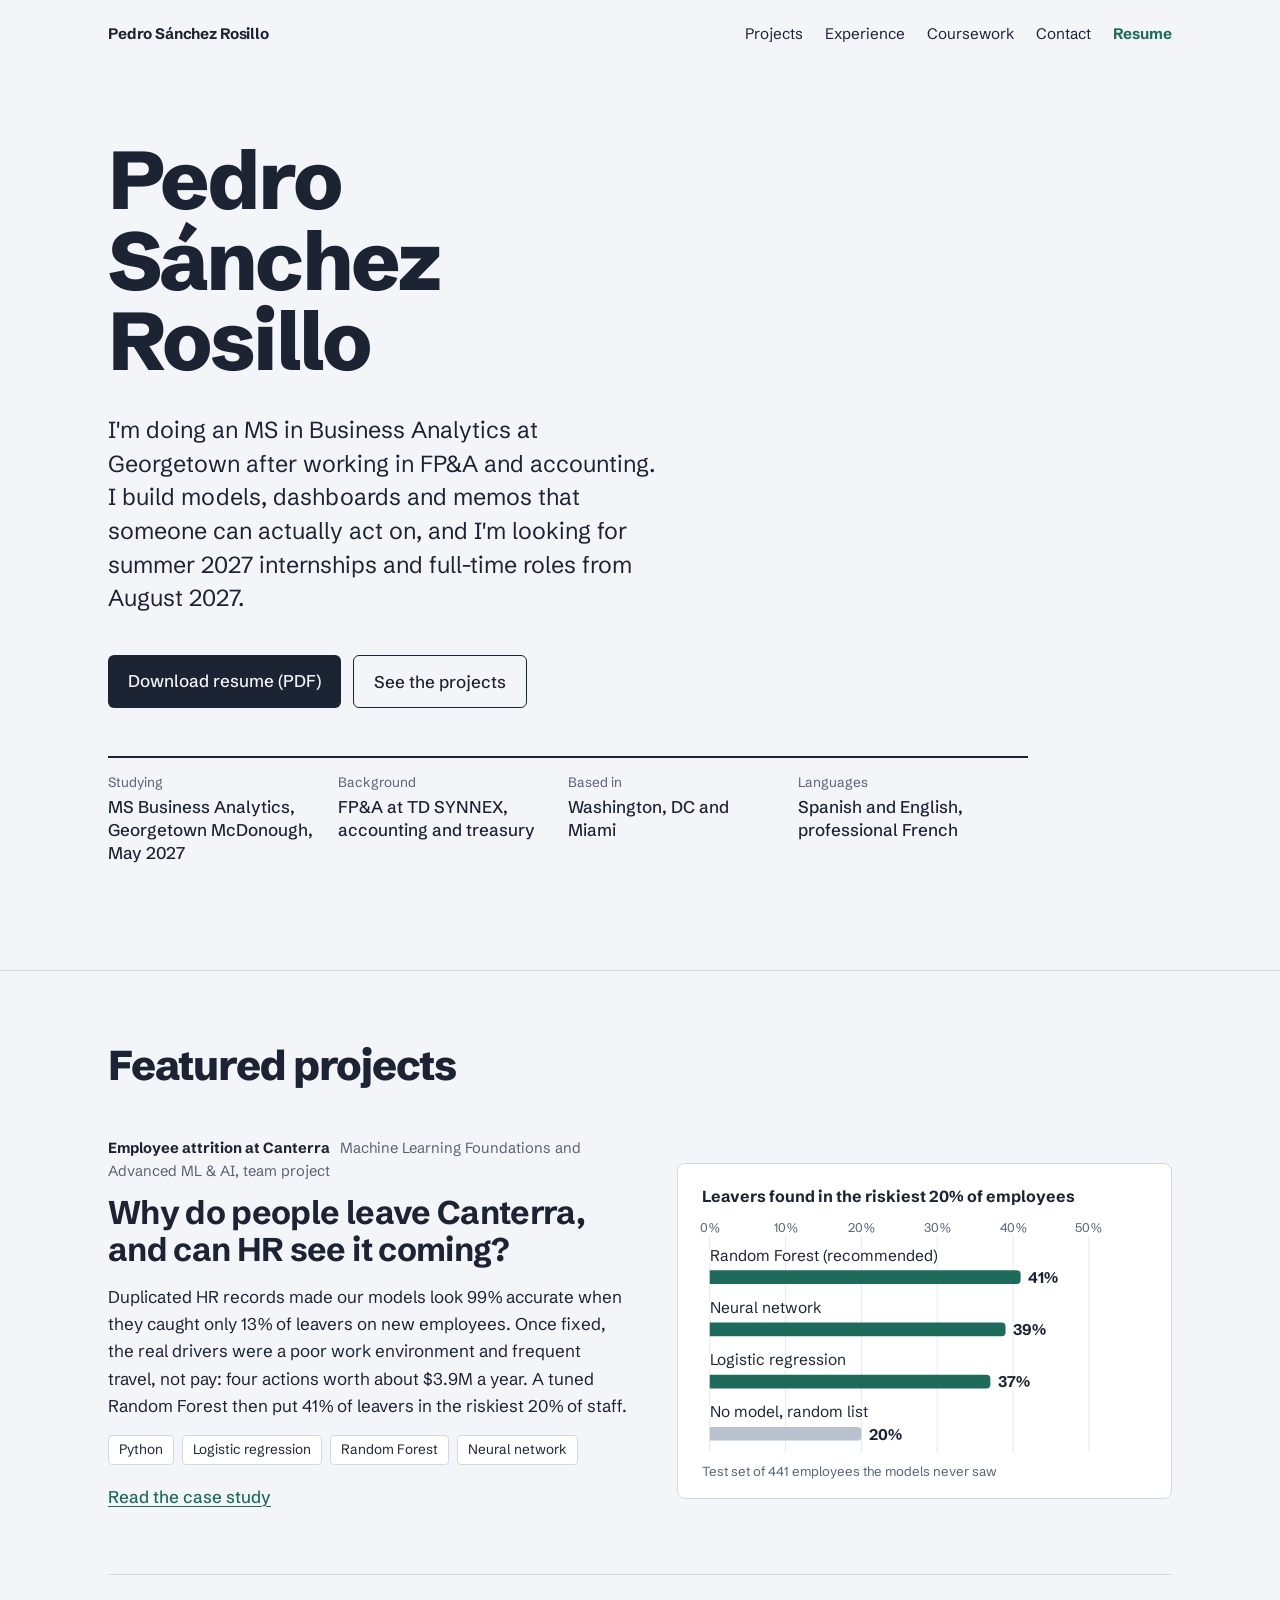
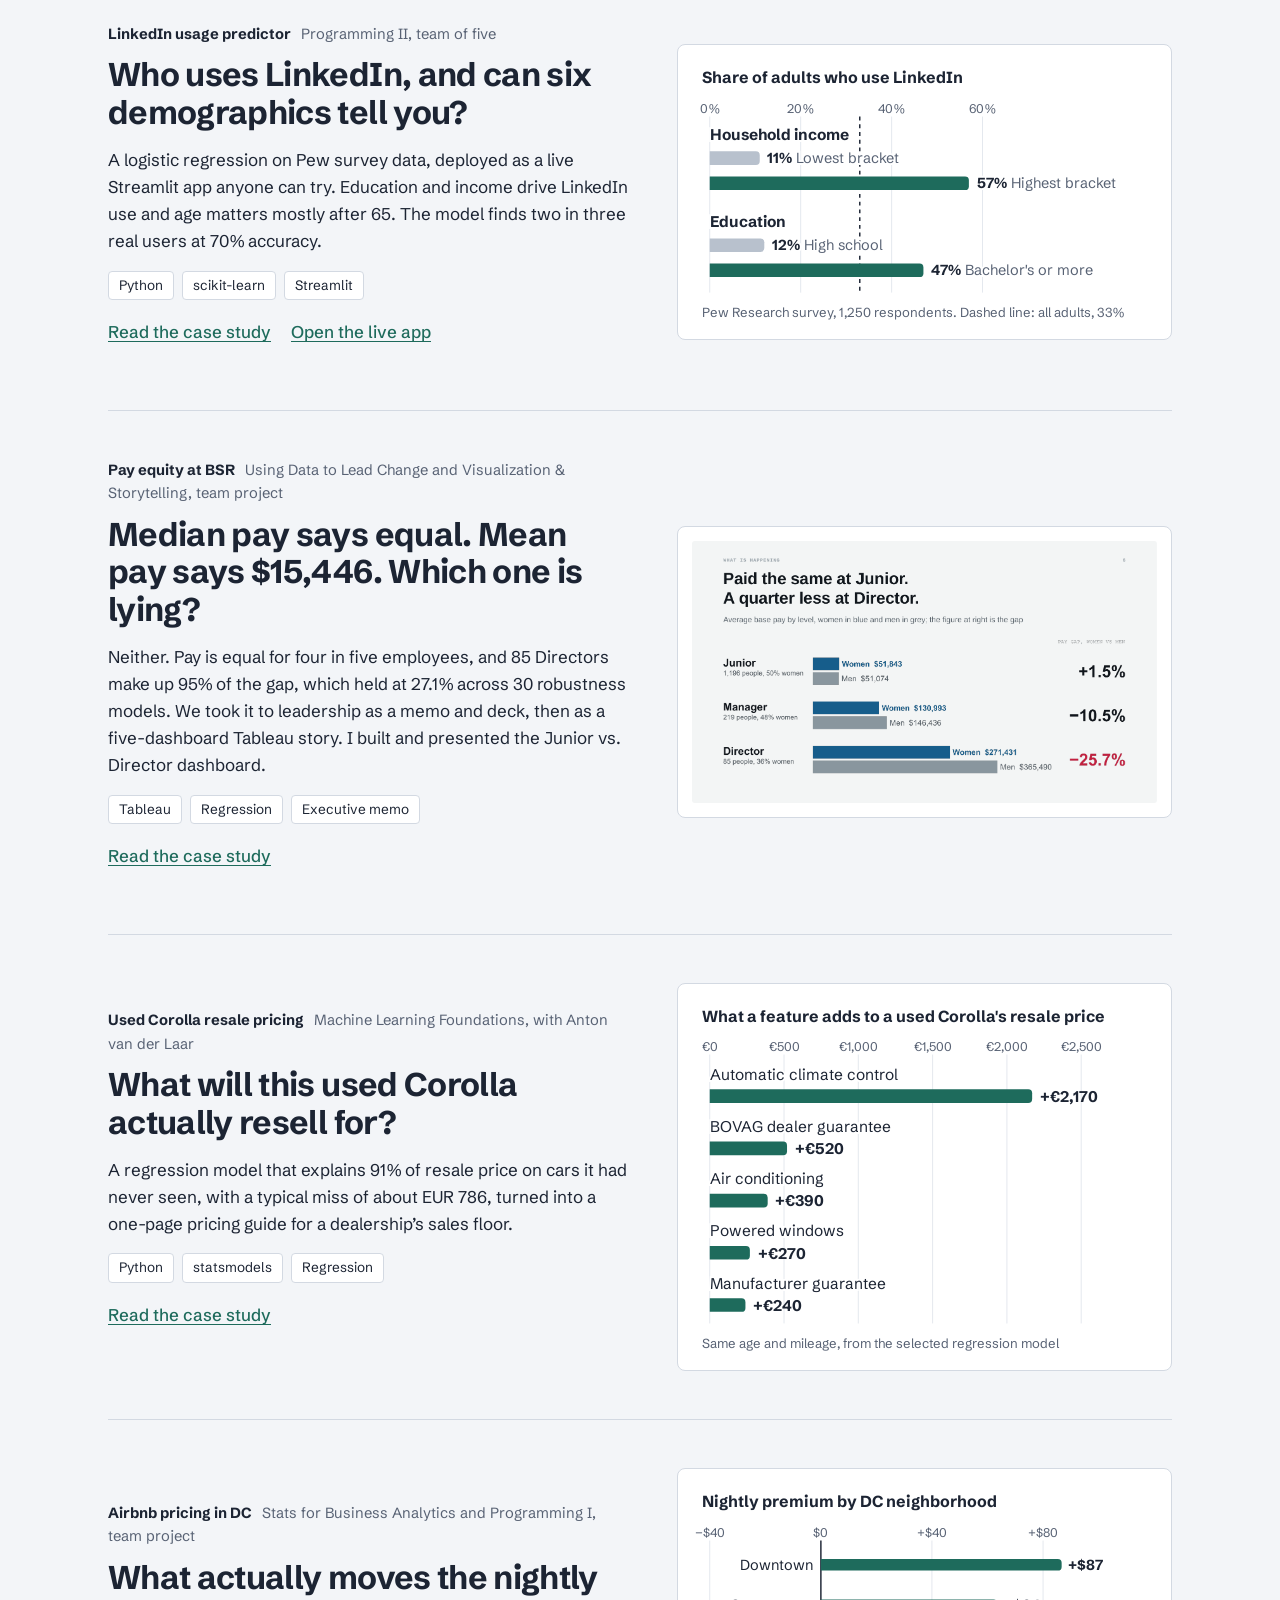
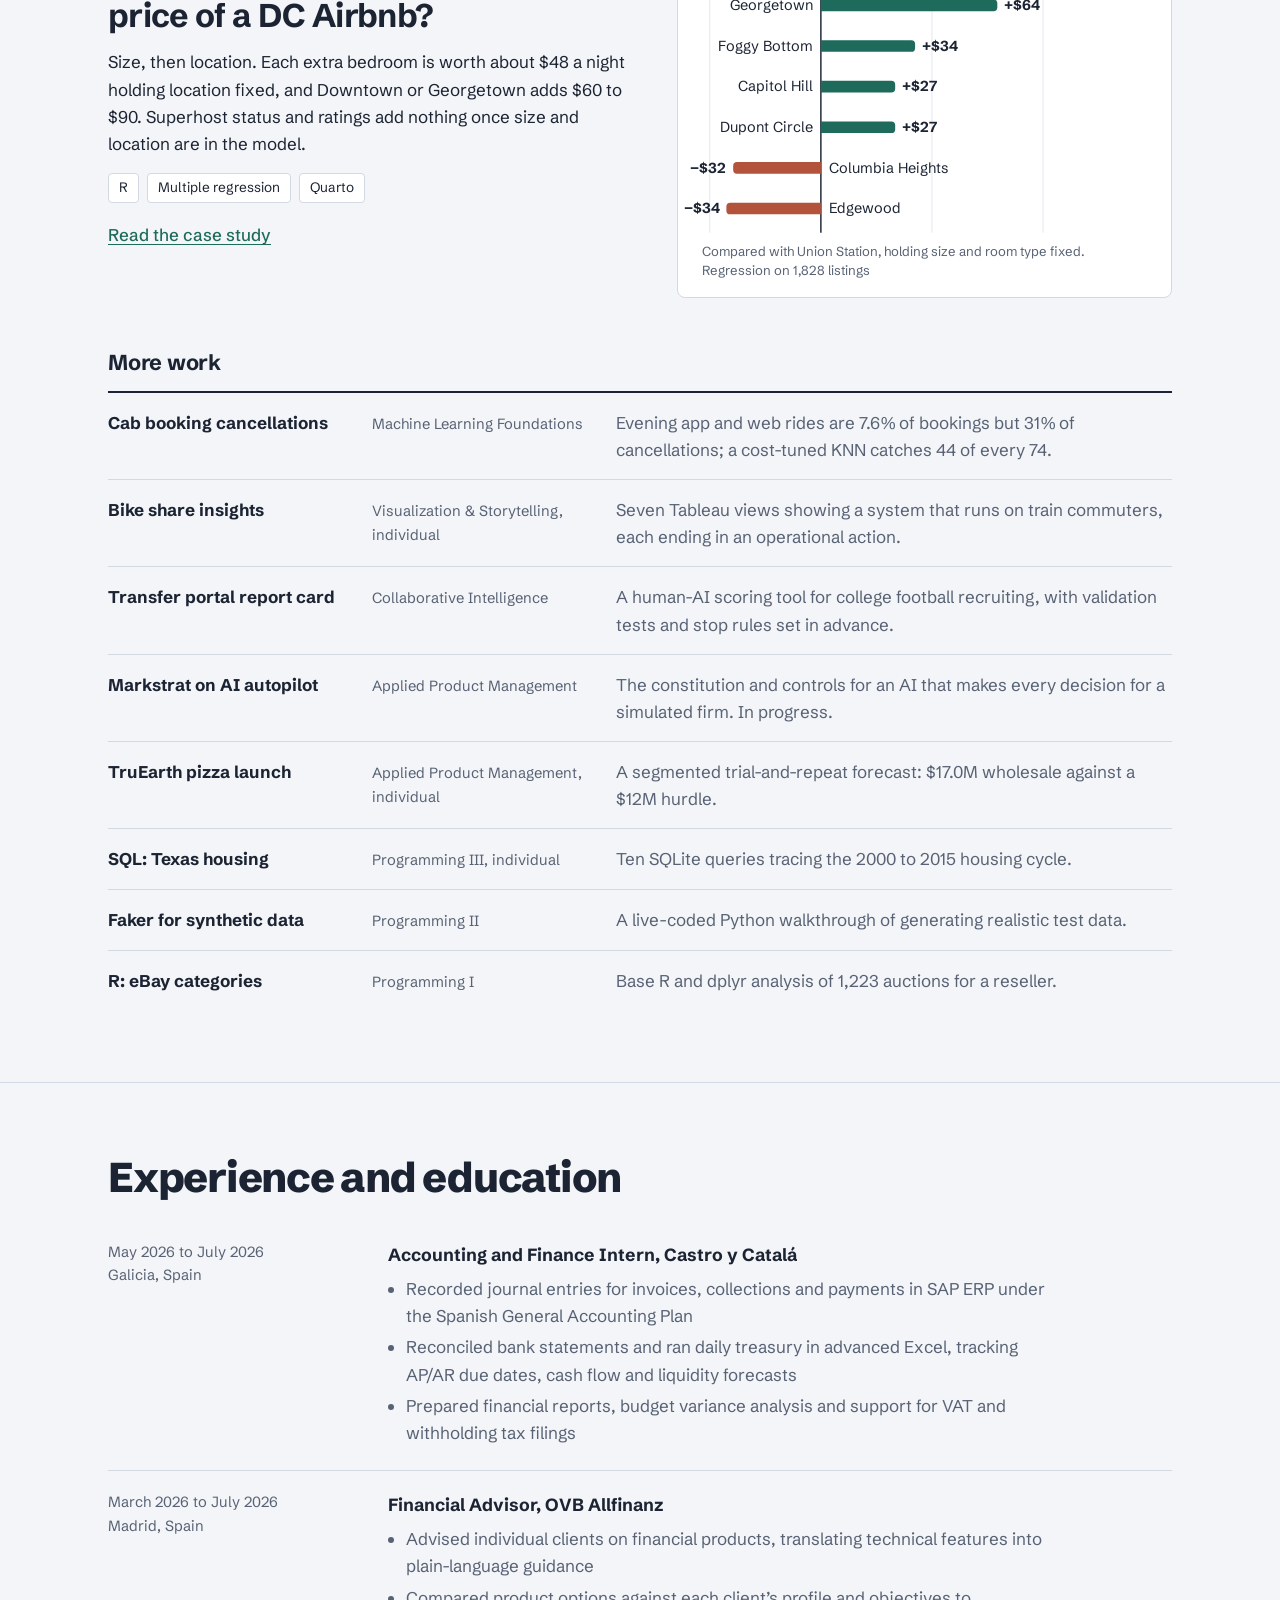
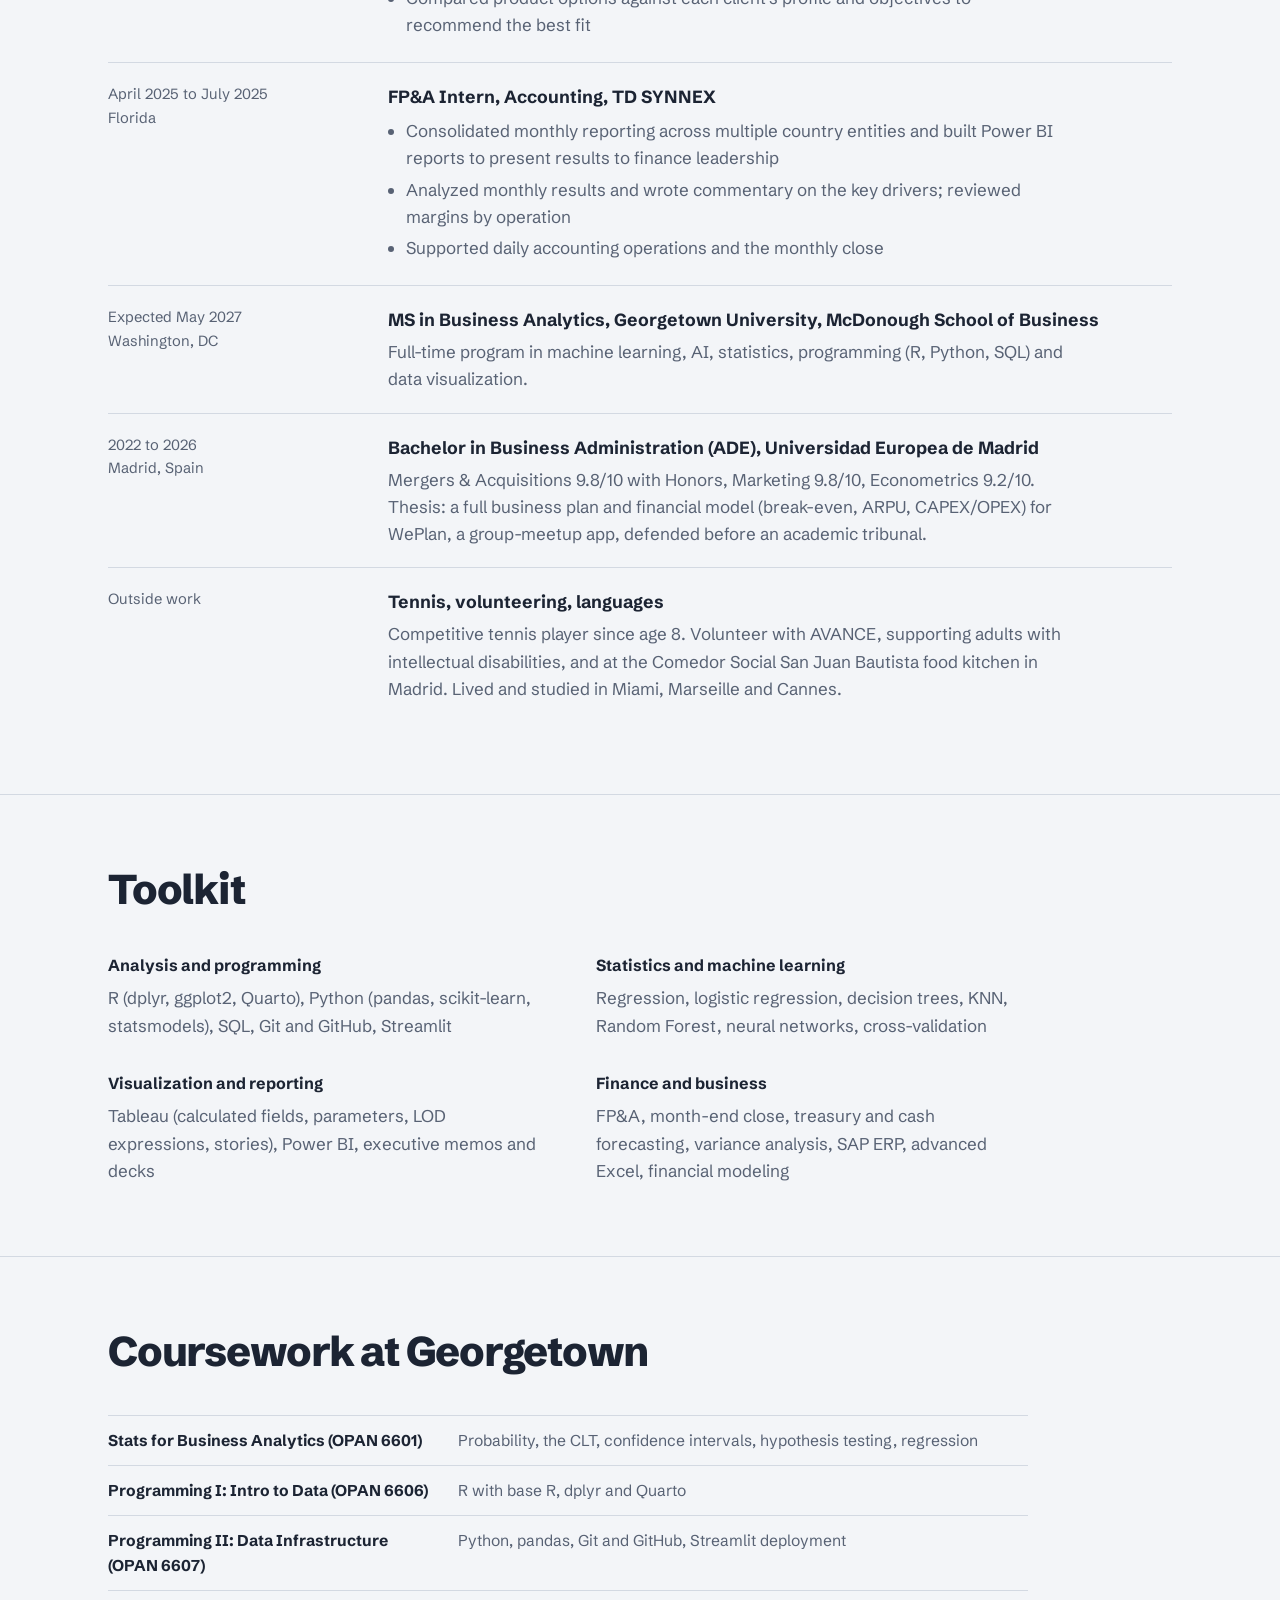
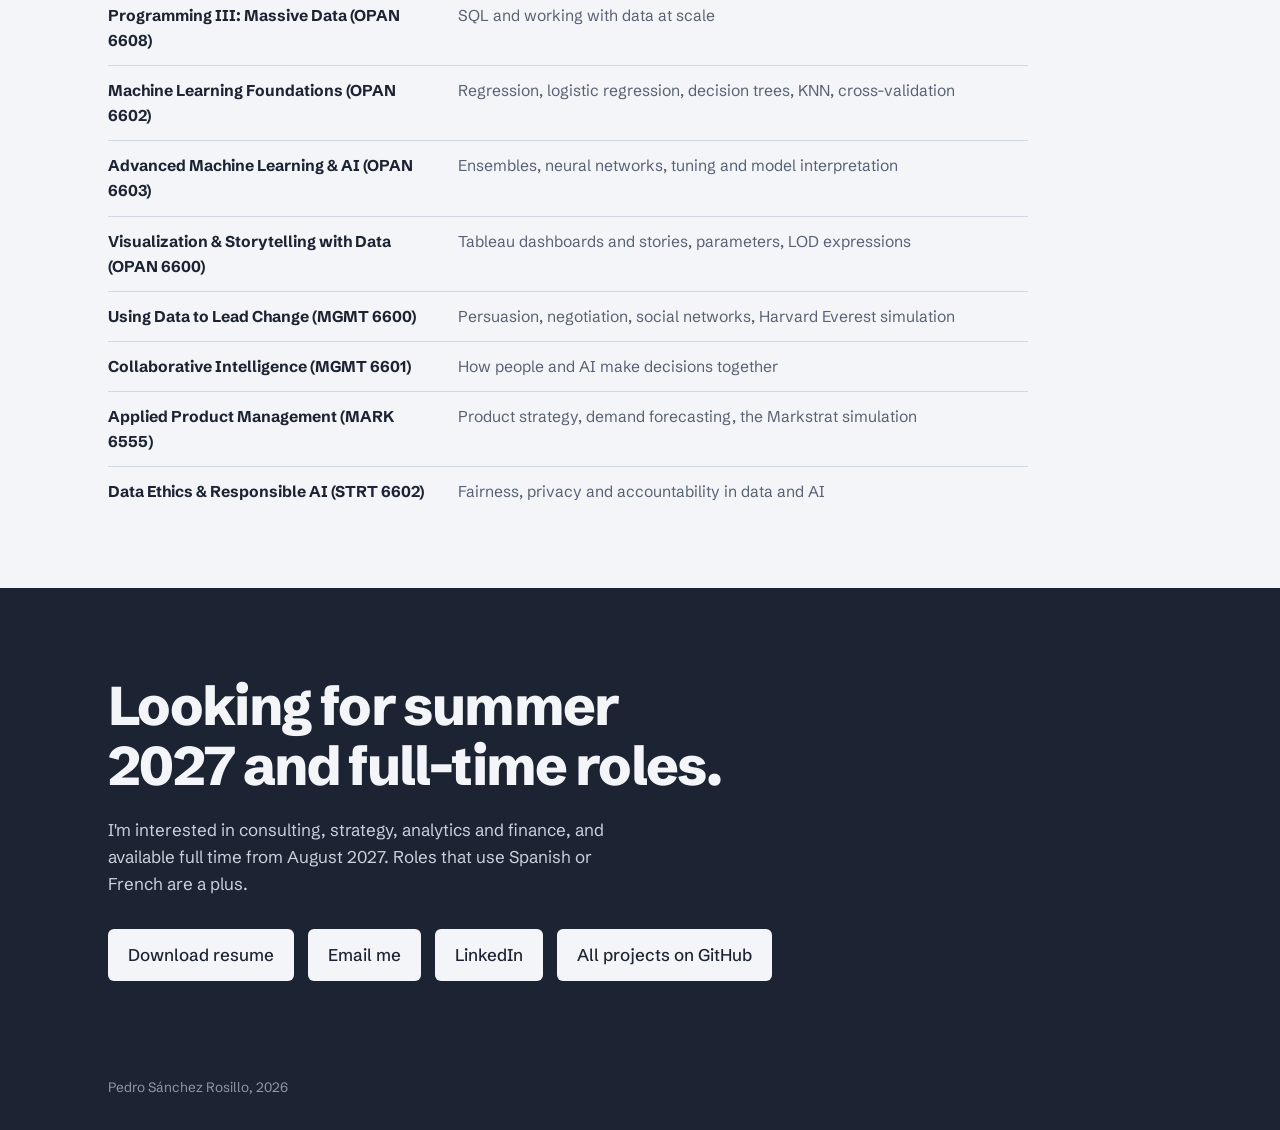
<file: index.html>
<!DOCTYPE html>
<html lang="en">
<head>
<meta charset="utf-8">
<meta name="viewport" content="width=device-width, initial-scale=1">
<title>Pedro Sánchez Rosillo | Business Analytics Portfolio</title>
<meta name="description" content="Projects from Pedro Sánchez Rosillo's Master of Science in Business Analytics at Georgetown University: machine learning, regression, pay equity analysis and Tableau dashboards.">
<meta property="og:type" content="website">
<meta property="og:title" content="Pedro Sánchez Rosillo | Business Analytics Portfolio">
<meta property="og:description" content="Georgetown MSBA projects in machine learning, Tableau and finance analytics: employee attrition, pay equity, pricing models and a live Streamlit app.">
<meta property="og:url" content="https://pedrosrsanto.github.io/msba-portfolio/">
<meta property="og:image" content="https://pedrosrsanto.github.io/msba-portfolio/og-card.png">
<meta name="twitter:card" content="summary_large_image">
<link rel="icon" href="data:image/svg+xml,%3Csvg xmlns='http://www.w3.org/2000/svg' viewBox='0 0 64 64'%3E%3Crect width='64' height='64' rx='12' fill='%231C2433'/%3E%3Ctext x='32' y='42' font-family='Arial,sans-serif' font-size='28' font-weight='700' fill='%23F3F5F8' text-anchor='middle'%3EPS%3C/text%3E%3C/svg%3E">
<link rel="preconnect" href="https://fonts.googleapis.com">
<link rel="preconnect" href="https://fonts.gstatic.com" crossorigin>
<link href="https://fonts.googleapis.com/css2?family=Schibsted+Grotesk:ital,wght@0,400;0,500;0,700;0,800;1,400&display=swap" rel="stylesheet">
<style>
  :root {
    --ink: #1C2433;
    --paper: #F3F5F8;
    --surface: #FFFFFF;
    --muted: #586274;
    --line: #D3D9E2;
    --pine: #1E6B5C;
    --pine-tint: #DCEBE5;
    --measure: 68ch;
  }
  * { box-sizing: border-box; }
  html { -webkit-text-size-adjust: 100%; }
  body {
    margin: 0;
    background: var(--paper);
    color: var(--ink);
    font-family: "Schibsted Grotesk", system-ui, sans-serif;
    font-size: 1.0625rem;
    line-height: 1.6;
  }
  a { color: var(--pine); text-underline-offset: 0.2em; text-decoration-thickness: 1px; }
  a:hover { text-decoration-thickness: 2px; }
  a:focus-visible, button:focus-visible {
    outline: 3px solid var(--pine);
    outline-offset: 3px;
    border-radius: 2px;
  }
  .wrap { max-width: 1120px; margin: 0 auto; padding: 0 28px; }

  /* Top bar */
  .top {
    display: flex; justify-content: space-between; align-items: center;
    padding: 22px 28px;
    font-size: 0.95rem;
  }
  .top .mark { font-weight: 700; letter-spacing: -0.01em; }
  .top nav { display: flex; gap: 22px; flex-wrap: wrap; }
  .top nav a { color: var(--ink); text-decoration: none; }
  .top nav a:hover { color: var(--pine); }

  /* Hero */
  .hero { padding-top: 72px; padding-bottom: 88px; }
  .hero h1 {
    font-size: clamp(2.6rem, 6.4vw, 5.4rem);
    line-height: 0.98;
    letter-spacing: -0.035em;
    font-weight: 800;
    margin: 0 0 32px;
    max-width: 11ch;
  }
  .hero { position: relative; }
  .hero-photo { display: block; width: 104px; height: 104px; object-fit: cover; border-radius: 50%; margin: 0 0 28px; }
  @media (min-width: 1040px) {
    .hero-photo { position: absolute; right: 28px; top: 72px; width: 300px; height: 375px; border-radius: 8px; margin: 0; }
  }
  .hero .lede {
    font-size: clamp(1.2rem, 2vw, 1.45rem);
    line-height: 1.45;
    max-width: 40ch;
    margin: 0 0 40px;
    color: var(--ink);
  }
  .facts {
    display: grid;
    grid-template-columns: repeat(4, minmax(0, 1fr));
    gap: 0;
    border-top: 2px solid var(--ink);
    max-width: 920px;
  }
  .facts div { padding: 14px 20px 0 0; }
  .facts dt { font-size: 0.85rem; color: var(--muted); margin: 0 0 2px; }
  .facts dd { margin: 0; font-weight: 500; line-height: 1.35; }

  /* Sections */
  section { padding: 72px 0; border-top: 1px solid var(--line); }
  section > .wrap > h2 {
    font-size: clamp(1.9rem, 3.4vw, 2.6rem);
    line-height: 1.1;
    letter-spacing: -0.03em;
    font-weight: 800;
    margin: 0 0 40px;
    color: var(--ink);
  }

  /* Projects: question-first rows */
  .project {
    display: grid;
    grid-template-columns: 240px minmax(0, 1fr);
    gap: 40px;
    padding: 40px 0;
    border-top: 1px solid var(--line);
  }
  
  .project .meta { font-size: 0.92rem; color: var(--muted); line-height: 1.5; }
  .project .meta strong { display: block; color: var(--ink); font-weight: 700; font-size: 1rem; margin-bottom: 4px; }
  .status {
    display: inline-block;
    margin-top: 10px;
    padding: 2px 10px;
    border-radius: 999px;
    background: var(--pine-tint);
    color: var(--pine);
    font-size: 0.82rem;
    font-weight: 500;
  }
  .project h3 {
    font-size: clamp(1.5rem, 2.8vw, 2.15rem);
    line-height: 1.15;
    letter-spacing: -0.02em;
    font-weight: 700;
    margin: 0 0 16px;
    max-width: 28ch;
  }
  .project p { margin: 0 0 16px; max-width: var(--measure); }
  .tools { display: flex; flex-wrap: wrap; gap: 8px; margin: 0 0 18px; padding: 0; list-style: none; }
  .tools li {
    font-size: 0.85rem;
    padding: 3px 10px;
    border: 1px solid var(--line);
    border-radius: 4px;
    background: var(--surface);
  }
  .project a.more { font-weight: 500; }
  .project p.links { display: flex; flex-wrap: wrap; gap: 20px; margin: 0; }
  h3.group {
    font-size: 1.35rem; font-weight: 700; color: var(--ink); letter-spacing: -0.01em;
    margin: 64px 0 0; padding-bottom: 10px; border-bottom: 2px solid var(--ink);
  }
  h3.group:first-of-type { margin-top: 0; }
  h3.group + .project { border-top: 0; }


  /* Featured projects */
  .feature {
    display: grid;
    grid-template-columns: minmax(0, 1fr) minmax(0, 0.95fr);
    gap: 48px;
    align-items: center;
    padding: 48px 0;
    border-top: 1px solid var(--line);
  }
  .feature:first-of-type { border-top: 0; padding-top: 8px; }
  .feature .meta { font-size: 0.92rem; color: var(--muted); margin: 0 0 10px; }
  .feature .meta strong { color: var(--ink); font-weight: 700; margin-right: 6px; }
  .feature h3 {
    font-size: clamp(1.5rem, 2.6vw, 2.05rem);
    line-height: 1.15; letter-spacing: -0.02em; font-weight: 700;
    margin: 0 0 14px;
  }
  .feature p { margin: 0 0 16px; max-width: 62ch; }
  .feature-img {
    display: block; background: var(--surface); border: 1px solid var(--line);
    border-radius: 8px; padding: 14px; transition: border-color .15s;
  }
  .feature-img:hover { border-color: var(--pine); }
  .feature-img img { display: block; width: 100%; height: auto; border-radius: 3px; }
  .chart-card { padding: 22px 24px 18px; color: var(--ink); text-decoration: none; }
  .chart-card svg { display: block; width: 100%; height: auto; margin: 14px 0 0; overflow: visible; }
  .fig-title { display: block; font-weight: 700; font-size: 1rem; line-height: 1.35; }
  .fig-note { display: block; font-size: 0.82rem; color: var(--muted); margin-top: 10px; line-height: 1.4; }
  .links { display: flex; flex-wrap: wrap; gap: 20px; margin: 0; }
  a.more { font-weight: 500; }
  /* More work */
  .more-list { list-style: none; margin: 0; padding: 0; }
  .more-list li { border-top: 1px solid var(--line); }
  .more-list li:first-child { border-top: 0; }
  .more-list a {
    display: grid; grid-template-columns: 240px 220px minmax(0, 1fr); gap: 24px;
    padding: 16px 0; color: var(--ink); text-decoration: none; align-items: baseline;
  }
  .more-list a:hover strong { color: var(--pine); text-decoration: underline; text-underline-offset: 0.2em; }
  .more-list .course { color: var(--muted); font-size: 0.92rem; }
  .more-list .line { color: var(--muted); }
  @media (max-width: 820px) {
    .feature { grid-template-columns: 1fr; gap: 20px; padding: 36px 0; }
    .feature-img { order: -1; }
    .more-list a { grid-template-columns: 1fr; gap: 2px; }
  }
  /* Experience */
  .roles { display: grid; gap: 0; }
  .role {
    display: grid;
    grid-template-columns: 240px minmax(0, 1fr);
    gap: 40px;
    padding: 20px 0;
    border-top: 1px solid var(--line);
  }
  .role:first-child { border-top: 0; padding-top: 0; }
  .role .when { color: var(--muted); font-size: 0.92rem; }
  .role h3 { font-size: 1.1rem; margin: 0 0 4px; font-weight: 700; }
  .role p { margin: 0; color: var(--muted); max-width: var(--measure); }


  /* Resume buttons and role bullets */
  .hero-cta { display: flex; flex-wrap: wrap; gap: 12px; margin: 0 0 48px; }
  .btn {
    display: inline-block; padding: 12px 20px; border-radius: 6px; font-weight: 500;
    background: var(--ink); color: var(--paper); text-decoration: none;
  }
  .btn:hover { background: var(--pine); }
  .btn-ghost { background: transparent; color: var(--ink); border: 1px solid var(--ink); }
  .btn-ghost:hover { background: var(--surface); color: var(--pine); border-color: var(--pine); }
  .top nav a.nav-cv { color: var(--pine); font-weight: 700; }
  .role ul { margin: 6px 0 0; padding-left: 18px; color: var(--muted); max-width: var(--measure); }
  .role li { margin: 0 0 4px; }

  /* Toolkit */
  .kit { display: grid; grid-template-columns: repeat(2, minmax(0, 1fr)); gap: 32px 56px; max-width: 920px; }
  .kit h3 { font-size: 1rem; margin: 0 0 6px; }
  .kit p { margin: 0; color: var(--muted); }

  /* Coursework */
  .courses { width: 100%; max-width: 920px; border-collapse: collapse; font-size: 0.98rem; }
  .courses th, .courses td { text-align: left; padding: 12px 24px 12px 0; border-top: 1px solid var(--line); vertical-align: top; }
  .courses th { font-weight: 700; width: 38%; }
  .courses td { color: var(--muted); }

  /* Contact */
  .contact { padding: 88px 0 96px; background: var(--ink); color: var(--paper); border-top: 0; }
  .contact h2 {
    font-size: clamp(2rem, 4.5vw, 3.4rem) !important;
    color: var(--paper) !important;
    letter-spacing: -0.03em;
    line-height: 1.05;
    font-weight: 800 !important;
    max-width: 18ch;
    margin: 0 0 20px !important;
  }
  .contact p { max-width: 52ch; margin: 0 0 32px; color: #C9D1DD; }
  .contact .links { display: flex; flex-wrap: wrap; gap: 14px; }
  .contact .links a, .contact .links button {
    font: inherit;
    border: 0;
    cursor: pointer;
    color: var(--ink);
    background: var(--paper);
    text-decoration: none;
    font-weight: 500;
    padding: 12px 20px;
    border-radius: 6px;
  }
  .contact .links a:hover, .contact .links button:hover { background: var(--pine-tint); }
  .contact .links a:focus-visible, .contact .links button:focus-visible { outline: 3px solid var(--pine-tint); outline-offset: 3px; }
  footer { background: var(--ink); color: #8D97A8; font-size: 0.85rem; padding: 0 0 32px; }

  @media (max-width: 820px) {
    .facts { grid-template-columns: repeat(2, minmax(0, 1fr)); row-gap: 16px; }
    .project, .role { grid-template-columns: 1fr; gap: 12px; }
    .kit { grid-template-columns: 1fr; }
    .courses th { width: auto; }
    .courses, .courses tbody, .courses tr, .courses th, .courses td { display: block; }
    .courses th { padding-bottom: 2px; }
    .courses td { border-top: 0; padding-top: 0; }
    .hero { padding-top: 40px; padding-bottom: 64px; }
    section { padding: 56px 0; }
  }
  @media (max-width: 480px) {
    .wrap { padding: 0 20px; }
    .top { flex-direction: column; align-items: flex-start; gap: 8px; padding: 18px 20px; }
    .top nav { gap: 16px; font-size: 0.9rem; }
    .top nav a.nav-cv { display: none; }
  }
</style>
</head>
<body>

<header class="wrap top">
  <span class="mark">Pedro Sánchez Rosillo</span>
  <nav aria-label="Main">
    <a href="#projects">Projects</a>
    <a href="#experience">Experience</a>
    <a href="#coursework">Coursework</a>
    <a href="#contact">Contact</a>
    <a class="nav-cv" href="Pedro_Sanchez_Rosillo_Resume.pdf">Resume</a>
  </nav>
</header>

<main>
  <div class="wrap hero">
    <img class="hero-photo" src="https://avatars.githubusercontent.com/u/94681523?v=4&amp;s=460" alt="Pedro Sánchez Rosillo" width="600" height="750" onerror="this.remove()">
    <h1>Pedro Sánchez Rosillo</h1>
    <p class="lede">I'm doing an MS in Business Analytics at Georgetown after working in FP&amp;A and accounting. I build models, dashboards and memos that someone can actually act on, and I'm looking for summer 2027 internships and full-time roles from August 2027.</p>
    <p class="hero-cta"><a class="btn" href="Pedro_Sanchez_Rosillo_Resume.pdf">Download resume (PDF)</a> <a class="btn btn-ghost" href="#projects">See the projects</a></p>
    <dl class="facts">
      <div><dt>Studying</dt><dd>MS Business Analytics, Georgetown McDonough, May 2027</dd></div>
      <div><dt>Background</dt><dd>FP&amp;A at TD SYNNEX, accounting and treasury</dd></div>
      <div><dt>Based in</dt><dd>Washington, DC and Miami</dd></div>
      <div><dt>Languages</dt><dd>Spanish and English, professional French</dd></div>
    </dl>
  </div>

  <section id="projects">
    <div class="wrap">
      <h2>Featured projects</h2>

      <article class="feature">
        <div class="feature-text">
          <p class="meta"><strong>Employee attrition at Canterra</strong> Machine Learning Foundations and Advanced ML &amp; AI, team project</p>
          <h3>Why do people leave Canterra, and can HR see it coming?</h3>
          <p>Duplicated HR records made our models look 99% accurate when they caught only 13% of leavers on new employees. Once fixed, the real drivers were a poor work environment and frequent travel, not pay: four actions worth about $3.9M a year. A tuned Random Forest then put 41% of leavers in the riskiest 20% of staff.</p>
          <ul class="tools"><li>Python</li><li>Logistic regression</li><li>Random Forest</li><li>Neural network</li></ul>
          <p class="links"><a class="more" href="projects/canterra-attrition/">Read the case study</a></p>
        </div>
        <a class="feature-img chart-card" href="projects/canterra-attrition/"><span class="fig-title">Leavers found in the riskiest 20% of employees</span><svg viewBox="0 0 460 238" role="img" aria-label="Share of leavers found in the riskiest 20% of employees: Random Forest 41%, neural network 39%, logistic regression 37%, random list 20%" font-family="inherit"><line x1="8.0" y1="14" x2="8.0" y2="238" stroke="#E3E8EE"/><text x="8.0" y="10" font-size="13" fill="#586274" text-anchor="middle">0%</text><line x1="86.4" y1="14" x2="86.4" y2="238" stroke="#E3E8EE"/><text x="86.4" y="10" font-size="13" fill="#586274" text-anchor="middle">10%</text><line x1="164.8" y1="14" x2="164.8" y2="238" stroke="#E3E8EE"/><text x="164.8" y="10" font-size="13" fill="#586274" text-anchor="middle">20%</text><line x1="243.2" y1="14" x2="243.2" y2="238" stroke="#E3E8EE"/><text x="243.2" y="10" font-size="13" fill="#586274" text-anchor="middle">30%</text><line x1="321.6" y1="14" x2="321.6" y2="238" stroke="#E3E8EE"/><text x="321.6" y="10" font-size="13" fill="#586274" text-anchor="middle">40%</text><line x1="400.0" y1="14" x2="400.0" y2="238" stroke="#E3E8EE"/><text x="400.0" y="10" font-size="13" fill="#586274" text-anchor="middle">50%</text><text x="8" y="40" font-size="16" fill="#1C2433" stroke="#FFFFFF" stroke-width="4" paint-order="stroke">Random Forest (recommended)</text><path d="M8.0,50 h317.4 a4,4 0 0 1 4,4 v6 a4,4 0 0 1 -4,4 h-317.4 z" fill="#1E6B5C"/><text x="337.4" y="63" font-size="16" font-weight="700" fill="#1C2433">41%</text><text x="8" y="94" font-size="16" fill="#1C2433" stroke="#FFFFFF" stroke-width="4" paint-order="stroke">Neural network</text><path d="M8.0,104 h301.8 a4,4 0 0 1 4,4 v6 a4,4 0 0 1 -4,4 h-301.8 z" fill="#1E6B5C"/><text x="321.8" y="117" font-size="16" font-weight="700" fill="#1C2433">39%</text><text x="8" y="148" font-size="16" fill="#1C2433" stroke="#FFFFFF" stroke-width="4" paint-order="stroke">Logistic regression</text><path d="M8.0,158 h286.1 a4,4 0 0 1 4,4 v6 a4,4 0 0 1 -4,4 h-286.1 z" fill="#1E6B5C"/><text x="306.1" y="171" font-size="16" font-weight="700" fill="#1C2433">37%</text><text x="8" y="202" font-size="16" fill="#1C2433" stroke="#FFFFFF" stroke-width="4" paint-order="stroke">No model, random list</text><path d="M8.0,212 h152.8 a4,4 0 0 1 4,4 v6 a4,4 0 0 1 -4,4 h-152.8 z" fill="#B8C1CD"/><text x="172.8" y="225" font-size="16" font-weight="700" fill="#1C2433">20%</text></svg><span class="fig-note">Test set of 441 employees the models never saw</span></a>
      </article>

      <article class="feature">
        <div class="feature-text">
          <p class="meta"><strong>LinkedIn usage predictor</strong> Programming II, team of five</p>
          <h3>Who uses LinkedIn, and can six demographics tell you?</h3>
          <p>A logistic regression on Pew survey data, deployed as a live Streamlit app anyone can try. Education and income drive LinkedIn use and age matters mostly after 65. The model finds two in three real users at 70% accuracy.</p>
          <ul class="tools"><li>Python</li><li>scikit-learn</li><li>Streamlit</li></ul>
          <p class="links"><a class="more" href="projects/linkedin-usage-predictor/">Read the case study</a> <a class="more" href="https://linkedin-predictor-msba-group11.streamlit.app/">Open the live app</a></p>
        </div>
        <a class="feature-img chart-card" href="projects/linkedin-usage-predictor/"><span class="fig-title">Share of adults who use LinkedIn</span><svg viewBox="0 0 460 196" role="img" aria-label="Share who use LinkedIn: lowest income 11%, highest 57%; high school 12%, bachelor's or more 47%; all adults 33%" font-family="inherit"><line x1="8.0" y1="14" x2="8.0" y2="196" stroke="#E3E8EE"/><text x="8.0" y="10" font-size="13" fill="#586274" text-anchor="middle">0%</text><line x1="102.0" y1="14" x2="102.0" y2="196" stroke="#E3E8EE"/><text x="102.0" y="10" font-size="13" fill="#586274" text-anchor="middle">20%</text><line x1="196.0" y1="14" x2="196.0" y2="196" stroke="#E3E8EE"/><text x="196.0" y="10" font-size="13" fill="#586274" text-anchor="middle">40%</text><line x1="290.0" y1="14" x2="290.0" y2="196" stroke="#E3E8EE"/><text x="290.0" y="10" font-size="13" fill="#586274" text-anchor="middle">60%</text><line x1="163.1" y1="14" x2="163.1" y2="196" stroke="#1C2433" stroke-width="1.5" stroke-dasharray="4 4"/><text x="8" y="38" font-size="16" font-weight="700" fill="#1C2433" stroke="#FFFFFF" stroke-width="4" paint-order="stroke">Household income</text><path d="M8.0,50 h47.7 a4,4 0 0 1 4,4 v6 a4,4 0 0 1 -4,4 h-47.7 z" fill="#B8C1CD"/><text x="67.7" y="62" font-size="15" fill="#1C2433" stroke="#FFFFFF" stroke-width="4" paint-order="stroke"><tspan font-weight="700">11%</tspan> <tspan fill="#586274">Lowest bracket</tspan></text><path d="M8.0,76 h263.9 a4,4 0 0 1 4,4 v6 a4,4 0 0 1 -4,4 h-263.9 z" fill="#1E6B5C"/><text x="283.9" y="88" font-size="15" fill="#1C2433" stroke="#FFFFFF" stroke-width="4" paint-order="stroke"><tspan font-weight="700">57%</tspan> <tspan fill="#586274">Highest bracket</tspan></text><text x="8" y="128" font-size="16" font-weight="700" fill="#1C2433" stroke="#FFFFFF" stroke-width="4" paint-order="stroke">Education</text><path d="M8.0,140 h52.4 a4,4 0 0 1 4,4 v6 a4,4 0 0 1 -4,4 h-52.4 z" fill="#B8C1CD"/><text x="72.4" y="152" font-size="15" fill="#1C2433" stroke="#FFFFFF" stroke-width="4" paint-order="stroke"><tspan font-weight="700">12%</tspan> <tspan fill="#586274">High school</tspan></text><path d="M8.0,166 h216.9 a4,4 0 0 1 4,4 v6 a4,4 0 0 1 -4,4 h-216.9 z" fill="#1E6B5C"/><text x="236.9" y="178" font-size="15" fill="#1C2433" stroke="#FFFFFF" stroke-width="4" paint-order="stroke"><tspan font-weight="700">47%</tspan> <tspan fill="#586274">Bachelor's or more</tspan></text></svg><span class="fig-note">Pew Research survey, 1,250 respondents. Dashed line: all adults, 33%</span></a>
      </article>

      <article class="feature">
        <div class="feature-text">
          <p class="meta"><strong>Pay equity at BSR</strong> Using Data to Lead Change and Visualization &amp; Storytelling, team project</p>
          <h3>Median pay says equal. Mean pay says $15,446. Which one is lying?</h3>
          <p>Neither. Pay is equal for four in five employees, and 85 Directors make up 95% of the gap, which held at 27.1% across 30 robustness models. We took it to leadership as a memo and deck, then as a five-dashboard Tableau story. I built and presented the Junior vs. Director dashboard.</p>
          <ul class="tools"><li>Tableau</li><li>Regression</li><li>Executive memo</li></ul>
          <p class="links"><a class="more" href="projects/bsr-pay-equity/">Read the case study</a></p>
        </div>
        <a class="feature-img" href="projects/bsr-pay-equity/"><img src="projects/bsr-pay-equity/images/pay-by-level.png" alt="Slide showing BSR pay by level: equal at Junior, 25.7% gap at Director"></a>
      </article>

      <article class="feature">
        <div class="feature-text">
          <p class="meta"><strong>Used Corolla resale pricing</strong> Machine Learning Foundations, with Anton van der Laar</p>
          <h3>What will this used Corolla actually resell for?</h3>
          <p>A regression model that explains 91% of resale price on cars it had never seen, with a typical miss of about EUR 786, turned into a one-page pricing guide for a dealership&#8217;s sales floor.</p>
          <ul class="tools"><li>Python</li><li>statsmodels</li><li>Regression</li></ul>
          <p class="links"><a class="more" href="projects/toyota-corolla-pricing/">Read the case study</a></p>
        </div>
        <a class="feature-img chart-card" href="projects/toyota-corolla-pricing/"><span class="fig-title">What a feature adds to a used Corolla's resale price</span><svg viewBox="0 0 460 292" role="img" aria-label="Value added to resale price: automatic climate control 2,170 euros, BOVAG guarantee 520, air conditioning 390, powered windows 270, manufacturer guarantee 240" font-family="inherit"><line x1="8.0" y1="14" x2="8.0" y2="292" stroke="#E3E8EE"/><text x="8.0" y="10" font-size="13" fill="#586274" text-anchor="middle">€0</text><line x1="84.8" y1="14" x2="84.8" y2="292" stroke="#E3E8EE"/><text x="84.8" y="10" font-size="13" fill="#586274" text-anchor="middle">€500</text><line x1="161.6" y1="14" x2="161.6" y2="292" stroke="#E3E8EE"/><text x="161.6" y="10" font-size="13" fill="#586274" text-anchor="middle">€1,000</text><line x1="238.4" y1="14" x2="238.4" y2="292" stroke="#E3E8EE"/><text x="238.4" y="10" font-size="13" fill="#586274" text-anchor="middle">€1,500</text><line x1="315.2" y1="14" x2="315.2" y2="292" stroke="#E3E8EE"/><text x="315.2" y="10" font-size="13" fill="#586274" text-anchor="middle">€2,000</text><line x1="392.0" y1="14" x2="392.0" y2="292" stroke="#E3E8EE"/><text x="392.0" y="10" font-size="13" fill="#586274" text-anchor="middle">€2,500</text><text x="8" y="40" font-size="16" fill="#1C2433" stroke="#FFFFFF" stroke-width="4" paint-order="stroke">Automatic climate control</text><path d="M8.0,50 h329.3 a4,4 0 0 1 4,4 v6 a4,4 0 0 1 -4,4 h-329.3 z" fill="#1E6B5C"/><text x="349.3" y="63" font-size="16" font-weight="700" fill="#1C2433">+€2,170</text><text x="8" y="94" font-size="16" fill="#1C2433" stroke="#FFFFFF" stroke-width="4" paint-order="stroke">BOVAG dealer guarantee</text><path d="M8.0,104 h75.9 a4,4 0 0 1 4,4 v6 a4,4 0 0 1 -4,4 h-75.9 z" fill="#1E6B5C"/><text x="95.9" y="117" font-size="16" font-weight="700" fill="#1C2433">+€520</text><text x="8" y="148" font-size="16" fill="#1C2433" stroke="#FFFFFF" stroke-width="4" paint-order="stroke">Air conditioning</text><path d="M8.0,158 h55.9 a4,4 0 0 1 4,4 v6 a4,4 0 0 1 -4,4 h-55.9 z" fill="#1E6B5C"/><text x="75.9" y="171" font-size="16" font-weight="700" fill="#1C2433">+€390</text><text x="8" y="202" font-size="16" fill="#1C2433" stroke="#FFFFFF" stroke-width="4" paint-order="stroke">Powered windows</text><path d="M8.0,212 h37.5 a4,4 0 0 1 4,4 v6 a4,4 0 0 1 -4,4 h-37.5 z" fill="#1E6B5C"/><text x="57.5" y="225" font-size="16" font-weight="700" fill="#1C2433">+€270</text><text x="8" y="256" font-size="16" fill="#1C2433" stroke="#FFFFFF" stroke-width="4" paint-order="stroke">Manufacturer guarantee</text><path d="M8.0,266 h32.9 a4,4 0 0 1 4,4 v6 a4,4 0 0 1 -4,4 h-32.9 z" fill="#1E6B5C"/><text x="52.9" y="279" font-size="16" font-weight="700" fill="#1C2433">+€240</text></svg><span class="fig-note">Same age and mileage, from the selected regression model</span></a>
      </article>

      <article class="feature">
        <div class="feature-text">
          <p class="meta"><strong>Airbnb pricing in DC</strong> Stats for Business Analytics and Programming I, team project</p>
          <h3>What actually moves the nightly price of a DC Airbnb?</h3>
          <p>Size, then location. Each extra bedroom is worth about $48 a night holding location fixed, and Downtown or Georgetown adds $60 to $90. Superhost status and ratings add nothing once size and location are in the model.</p>
          <ul class="tools"><li>R</li><li>Multiple regression</li><li>Quarto</li></ul>
          <p class="links"><a class="more" href="projects/airbnb-dc-pricing/">Read the case study</a></p>
        </div>
        <a class="feature-img chart-card" href="projects/airbnb-dc-pricing/"><span class="fig-title">Nightly premium by DC neighborhood</span><svg viewBox="0 0 460 316" role="img" aria-label="Nightly price premium versus Union Station, same size and room type: Downtown +87 dollars, Georgetown +64, Foggy Bottom +34, Capitol Hill +27, Dupont Circle +27, Columbia Heights -32, Edgewood -34" font-family="inherit"><line x1="8.0" y1="14" x2="8.0" y2="316" stroke="#E3E8EE" stroke-width="1"/><text x="8.0" y="10" font-size="13" fill="#586274" text-anchor="middle">−$40</text><line x1="122.9" y1="14" x2="122.9" y2="316" stroke="#1C2433" stroke-width="1.5"/><text x="122.9" y="10" font-size="13" fill="#586274" text-anchor="middle">$0</text><line x1="237.7" y1="14" x2="237.7" y2="316" stroke="#E3E8EE" stroke-width="1"/><text x="237.7" y="10" font-size="13" fill="#586274" text-anchor="middle">+$40</text><line x1="352.6" y1="14" x2="352.6" y2="316" stroke="#E3E8EE" stroke-width="1"/><text x="352.6" y="10" font-size="13" fill="#586274" text-anchor="middle">+$80</text><text x="114.9" y="44" font-size="15" fill="#1C2433" text-anchor="end">Downtown</text><path d="M122.9,33 h244.9 a4,4 0 0 1 4,4 v4 a4,4 0 0 1 -4,4 h-244.9 z" fill="#1E6B5C"/><text x="378.8" y="44" font-size="15" font-weight="700" fill="#1C2433">+$87</text><text x="114.9" y="86" font-size="15" fill="#1C2433" text-anchor="end">Georgetown</text><path d="M122.9,75 h178.4 a4,4 0 0 1 4,4 v4 a4,4 0 0 1 -4,4 h-178.4 z" fill="#1E6B5C"/><text x="312.2" y="86" font-size="15" font-weight="700" fill="#1C2433">+$64</text><text x="114.9" y="128" font-size="15" fill="#1C2433" text-anchor="end">Foggy Bottom</text><path d="M122.9,117 h93.4 a4,4 0 0 1 4,4 v4 a4,4 0 0 1 -4,4 h-93.4 z" fill="#1E6B5C"/><text x="227.3" y="128" font-size="15" font-weight="700" fill="#1C2433">+$34</text><text x="114.9" y="170" font-size="15" fill="#1C2433" text-anchor="end">Capitol Hill</text><path d="M122.9,159 h72.8 a4,4 0 0 1 4,4 v4 a4,4 0 0 1 -4,4 h-72.8 z" fill="#1E6B5C"/><text x="206.7" y="170" font-size="15" font-weight="700" fill="#1C2433">+$27</text><text x="114.9" y="212" font-size="15" fill="#1C2433" text-anchor="end">Dupont Circle</text><path d="M122.9,201 h72.8 a4,4 0 0 1 4,4 v4 a4,4 0 0 1 -4,4 h-72.8 z" fill="#1E6B5C"/><text x="206.7" y="212" font-size="15" font-weight="700" fill="#1C2433">+$27</text><path d="M122.9,243 h-86.7 a4,4 0 0 0 -4,4 v4 a4,4 0 0 0 4,4 h86.7 z" fill="#B4533C"/><text x="130.9" y="254" font-size="15" fill="#1C2433">Columbia Heights</text><text x="25.1" y="254" font-size="15" font-weight="700" fill="#1C2433" text-anchor="end">−$32</text><path d="M122.9,285 h-93.7 a4,4 0 0 0 -4,4 v4 a4,4 0 0 0 4,4 h93.7 z" fill="#B4533C"/><text x="130.9" y="296" font-size="15" fill="#1C2433">Edgewood</text><text x="18.1" y="296" font-size="15" font-weight="700" fill="#1C2433" text-anchor="end">−$34</text></svg><span class="fig-note">Compared with Union Station, holding size and room type fixed. Regression on 1,828 listings</span></a>
      </article>

      <h3 class="group">More work</h3>
      <ul class="more-list">
          <li><a href="projects/cab-booking-cancellations/"><strong>Cab booking cancellations</strong><span class="course">Machine Learning Foundations</span><span class="line">Evening app and web rides are 7.6% of bookings but 31% of cancellations; a cost-tuned KNN catches 44 of every 74.</span></a></li>
          <li><a href="projects/bike-share-tableau/"><strong>Bike share insights</strong><span class="course">Visualization &amp; Storytelling, individual</span><span class="line">Seven Tableau views showing a system that runs on train commuters, each ending in an operational action.</span></a></li>
          <li><a href="projects/transfer-portal-human-ai/"><strong>Transfer portal report card</strong><span class="course">Collaborative Intelligence</span><span class="line">A human-AI scoring tool for college football recruiting, with validation tests and stop rules set in advance.</span></a></li>
          <li><a href="projects/markstrat-ai-autopilot/"><strong>Markstrat on AI autopilot</strong><span class="course">Applied Product Management</span><span class="line">The constitution and controls for an AI that makes every decision for a simulated firm. In progress.</span></a></li>
          <li><a href="projects/truearth-launch-forecast/"><strong>TruEarth pizza launch</strong><span class="course">Applied Product Management, individual</span><span class="line">A segmented trial-and-repeat forecast: $17.0M wholesale against a $12M hurdle.</span></a></li>
          <li><a href="projects/sql-texas-housing/"><strong>SQL: Texas housing</strong><span class="course">Programming III, individual</span><span class="line">Ten SQLite queries tracing the 2000 to 2015 housing cycle.</span></a></li>
          <li><a href="projects/faker-synthetic-data/"><strong>Faker for synthetic data</strong><span class="course">Programming II</span><span class="line">A live-coded Python walkthrough of generating realistic test data.</span></a></li>
          <li><a href="projects/r-programming-fundamentals/"><strong>R: eBay categories</strong><span class="course">Programming I</span><span class="line">Base R and dplyr analysis of 1,223 auctions for a reseller.</span></a></li>
      </ul>
    </div>
  </section>

  <section id="experience">
    <div class="wrap">
      <h2>Experience and education</h2>
      <div class="roles">
        <div class="role">
          <div class="when">May 2026 to July 2026<br>Galicia, Spain</div>
          <div><h3>Accounting and Finance Intern, Castro y Catal&aacute;</h3>
            <ul>
              <li>Recorded journal entries for invoices, collections and payments in SAP ERP under the Spanish General Accounting Plan</li>
              <li>Reconciled bank statements and ran daily treasury in advanced Excel, tracking AP/AR due dates, cash flow and liquidity forecasts</li>
              <li>Prepared financial reports, budget variance analysis and support for VAT and withholding tax filings</li>
            </ul></div>
        </div>
        <div class="role">
          <div class="when">March 2026 to July 2026<br>Madrid, Spain</div>
          <div><h3>Financial Advisor, OVB Allfinanz</h3>
            <ul>
              <li>Advised individual clients on financial products, translating technical features into plain-language guidance</li>
              <li>Compared product options against each client&#8217;s profile and objectives to recommend the best fit</li>
            </ul></div>
        </div>
        <div class="role">
          <div class="when">April 2025 to July 2025<br>Florida</div>
          <div><h3>FP&amp;A Intern, Accounting, TD SYNNEX</h3>
            <ul>
              <li>Consolidated monthly reporting across multiple country entities and built Power BI reports to present results to finance leadership</li>
              <li>Analyzed monthly results and wrote commentary on the key drivers; reviewed margins by operation</li>
              <li>Supported daily accounting operations and the monthly close</li>
            </ul></div>
        </div>
        <div class="role">
          <div class="when">Expected May 2027<br>Washington, DC</div>
          <div><h3>MS in Business Analytics, Georgetown University, McDonough School of Business</h3>
            <p>Full-time program in machine learning, AI, statistics, programming (R, Python, SQL) and data visualization.</p></div>
        </div>
        <div class="role">
          <div class="when">2022 to 2026<br>Madrid, Spain</div>
          <div><h3>Bachelor in Business Administration (ADE), Universidad Europea de Madrid</h3>
            <p>Mergers &amp; Acquisitions 9.8/10 with Honors, Marketing 9.8/10, Econometrics 9.2/10. Thesis: a full business plan and financial model (break-even, ARPU, CAPEX/OPEX) for WePlan, a group-meetup app, defended before an academic tribunal.</p></div>
        </div>
        <div class="role">
          <div class="when">Outside work</div>
          <div><h3>Tennis, volunteering, languages</h3>
            <p>Competitive tennis player since age 8. Volunteer with AVANCE, supporting adults with intellectual disabilities, and at the Comedor Social San Juan Bautista food kitchen in Madrid. Lived and studied in Miami, Marseille and Cannes.</p></div>
        </div>
      </div>
    </div>
  </section>

  <section id="toolkit">
    <div class="wrap">
      <h2>Toolkit</h2>
      <div class="kit">
        <div><h3>Analysis and programming</h3><p>R (dplyr, ggplot2, Quarto), Python (pandas, scikit-learn, statsmodels), SQL, Git and GitHub, Streamlit</p></div>
        <div><h3>Statistics and machine learning</h3><p>Regression, logistic regression, decision trees, KNN, Random Forest, neural networks, cross-validation</p></div>
        <div><h3>Visualization and reporting</h3><p>Tableau (calculated fields, parameters, LOD expressions, stories), Power BI, executive memos and decks</p></div>
        <div><h3>Finance and business</h3><p>FP&amp;A, month-end close, treasury and cash forecasting, variance analysis, SAP ERP, advanced Excel, financial modeling</p></div>
      </div>
    </div>
  </section>

  <section id="coursework">
    <div class="wrap">
      <h2>Coursework at Georgetown</h2>
      <table class="courses">
        <tbody>
          <tr><th scope="row">Stats for Business Analytics (OPAN 6601)</th><td>Probability, the CLT, confidence intervals, hypothesis testing, regression</td></tr>
          <tr><th scope="row">Programming I: Intro to Data (OPAN 6606)</th><td>R with base R, dplyr and Quarto</td></tr>
          <tr><th scope="row">Programming II: Data Infrastructure (OPAN 6607)</th><td>Python, pandas, Git and GitHub, Streamlit deployment</td></tr>
          <tr><th scope="row">Programming III: Massive Data (OPAN 6608)</th><td>SQL and working with data at scale</td></tr>
          <tr><th scope="row">Machine Learning Foundations (OPAN 6602)</th><td>Regression, logistic regression, decision trees, KNN, cross-validation</td></tr>
          <tr><th scope="row">Advanced Machine Learning &amp; AI (OPAN 6603)</th><td>Ensembles, neural networks, tuning and model interpretation</td></tr>
          <tr><th scope="row">Visualization &amp; Storytelling with Data (OPAN 6600)</th><td>Tableau dashboards and stories, parameters, LOD expressions</td></tr>
          <tr><th scope="row">Using Data to Lead Change (MGMT 6600)</th><td>Persuasion, negotiation, social networks, Harvard Everest simulation</td></tr>
          <tr><th scope="row">Collaborative Intelligence (MGMT 6601)</th><td>How people and AI make decisions together</td></tr>
          <tr><th scope="row">Applied Product Management (MARK 6555)</th><td>Product strategy, demand forecasting, the Markstrat simulation</td></tr>
          <tr><th scope="row">Data Ethics &amp; Responsible AI (STRT 6602)</th><td>Fairness, privacy and accountability in data and AI</td></tr>
        </tbody>
      </table>
    </div>
  </section>

  <section id="contact" class="contact">
    <div class="wrap">
      <h2>Looking for summer 2027 and full-time roles.</h2>
      <p>I'm interested in consulting, strategy, analytics and finance, and available full time from August 2027. Roles that use Spanish or French are a plus.</p>
      <div class="links">
        <a href="Pedro_Sanchez_Rosillo_Resume.pdf">Download resume</a>
        <a href="mailto:pedrosrsanto@gmail.com">Email me</a>
        <a href="https://www.linkedin.com/in/pedro-sanchez-rosillo-661316364/">LinkedIn</a>
        <a href="https://github.com/Pedrosrsanto/msba-portfolio">All projects on GitHub</a>
      </div>
    </div>
  </section>
</main>

<footer>
  <div class="wrap">Pedro Sánchez Rosillo, 2026</div>
</footer>

</body>
</html>
</file>
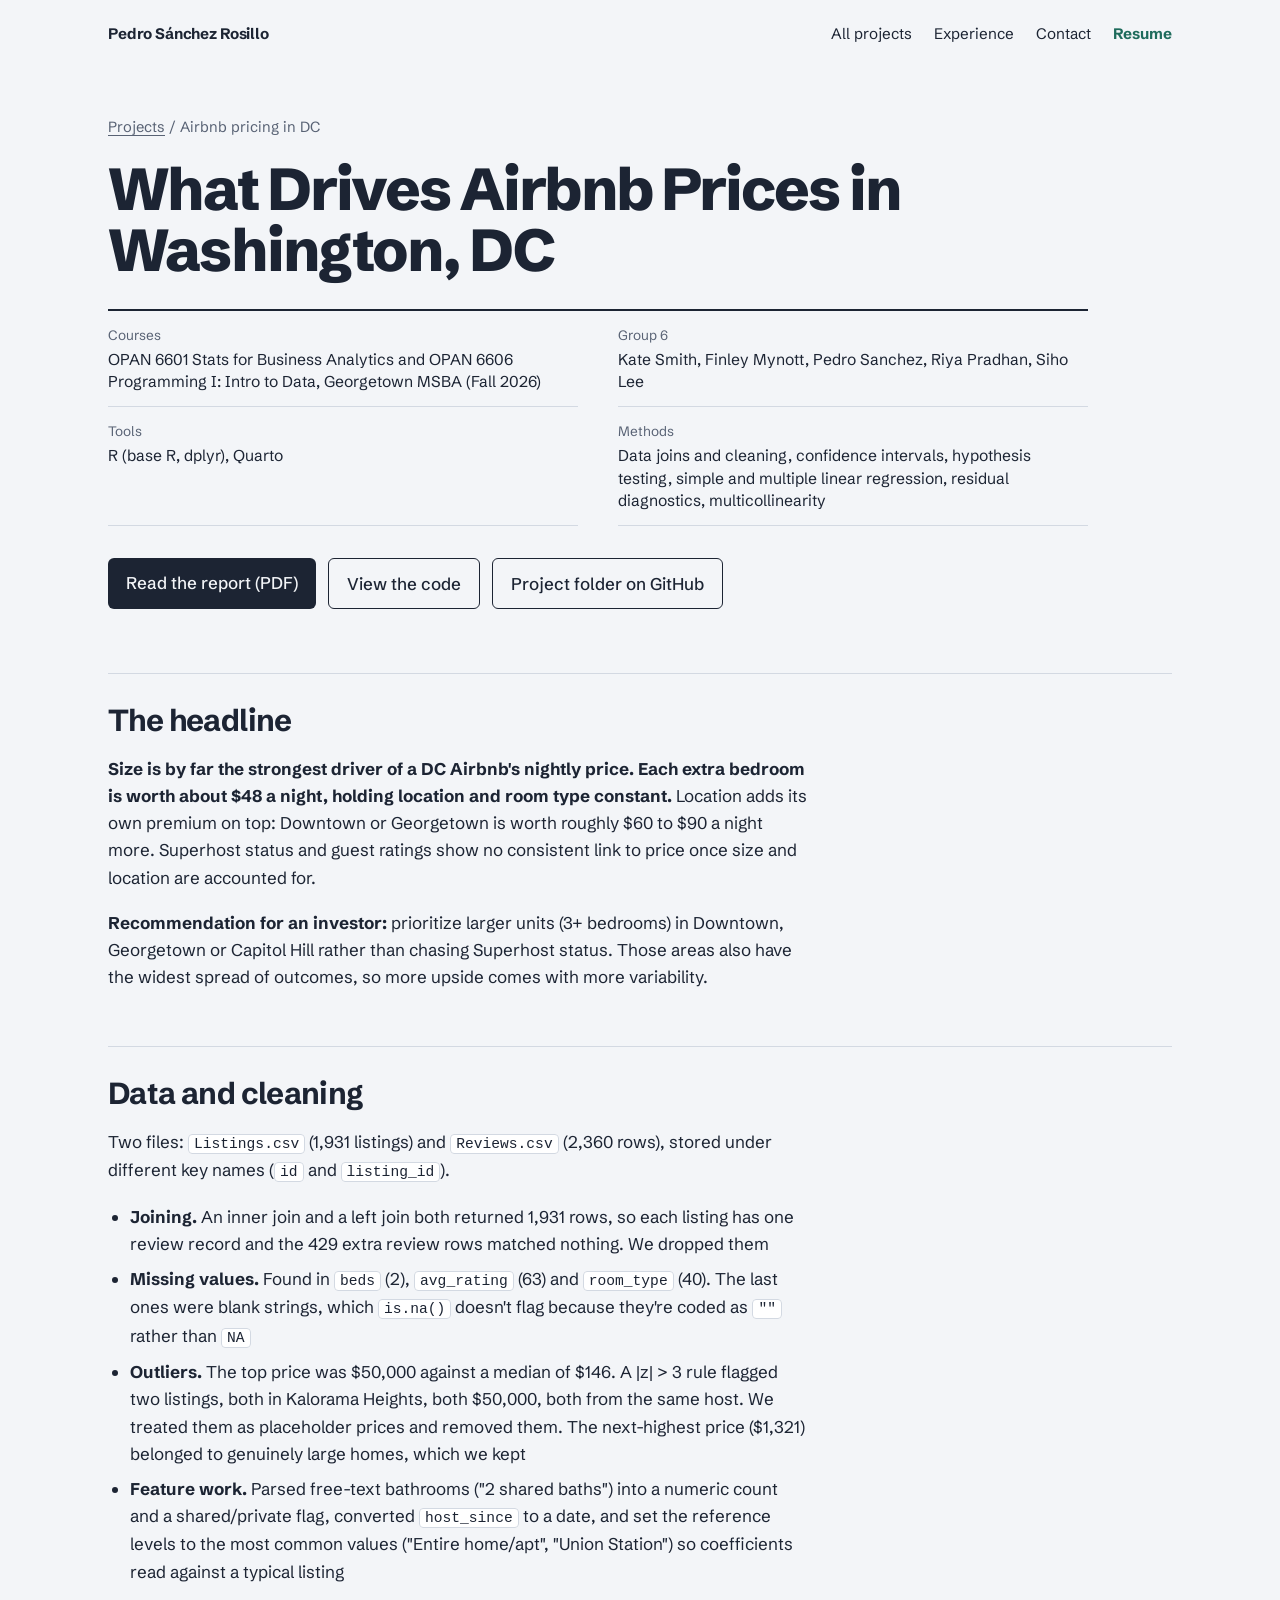
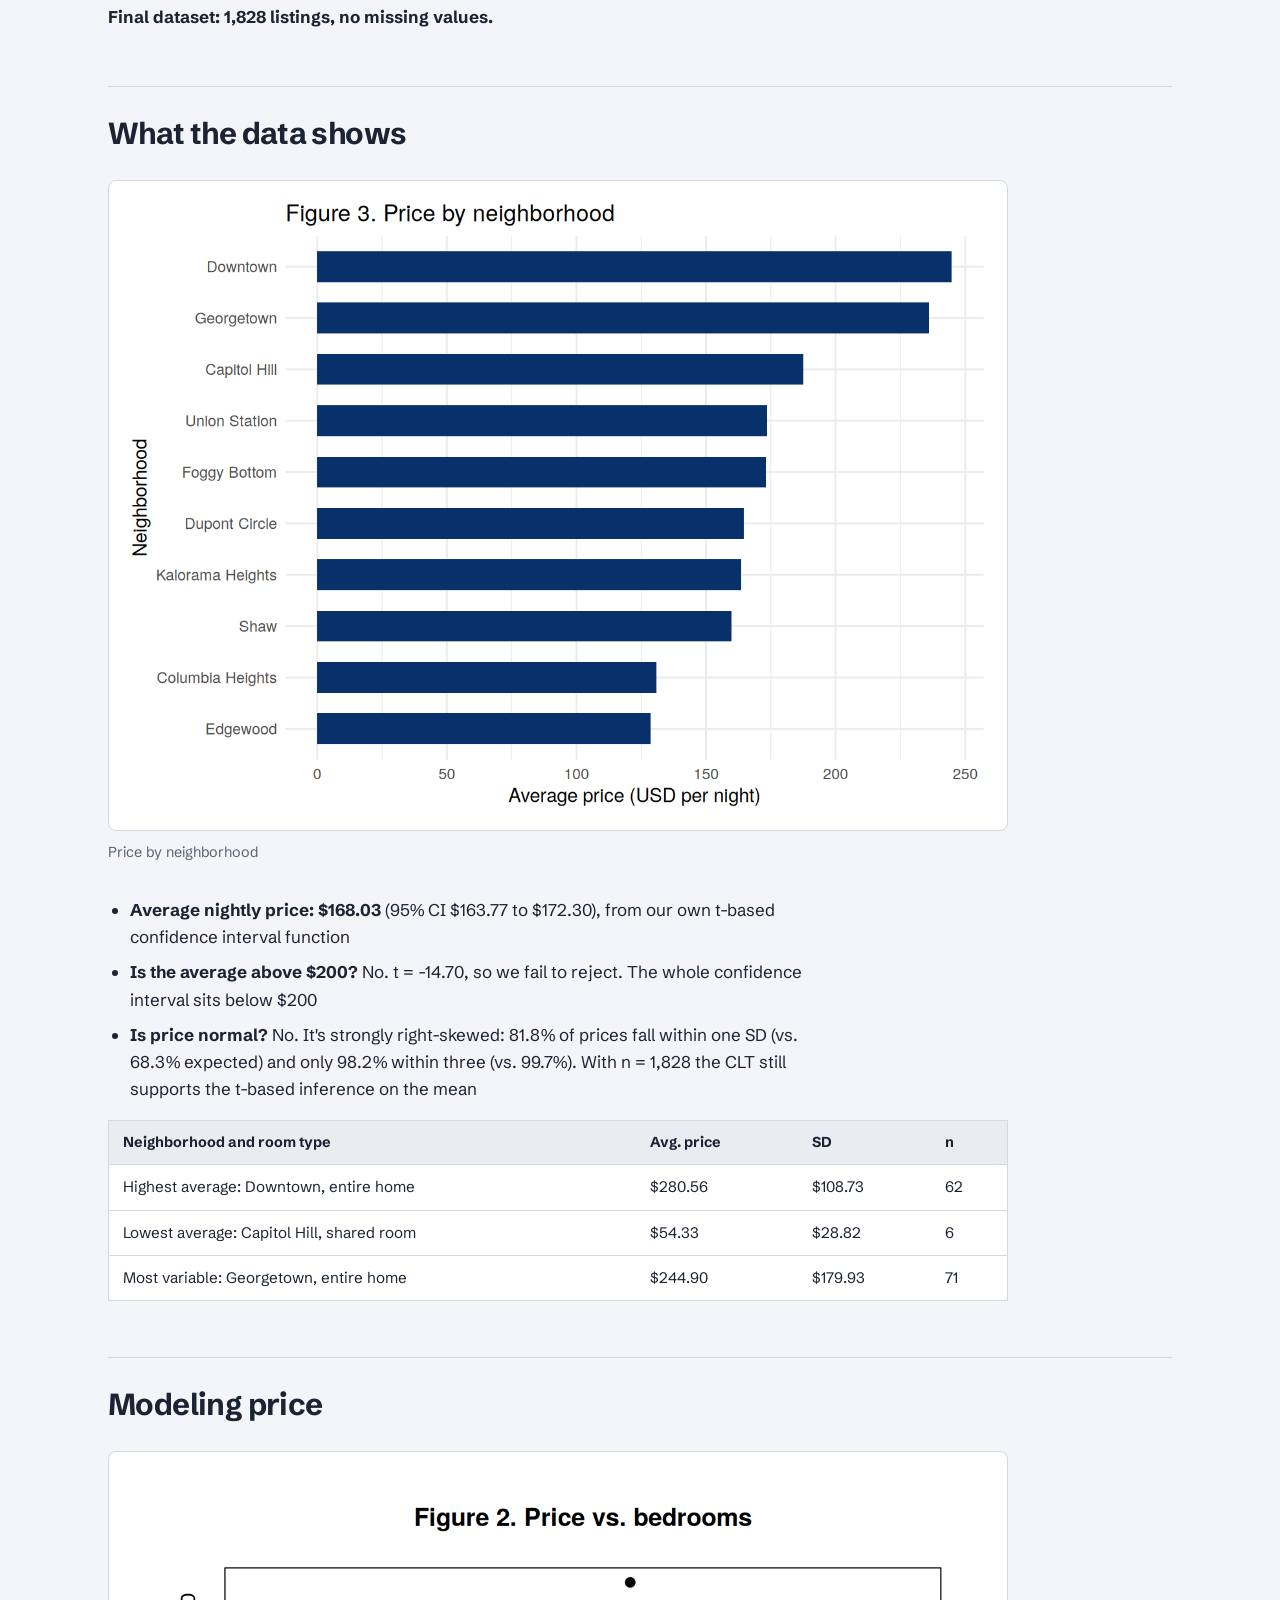
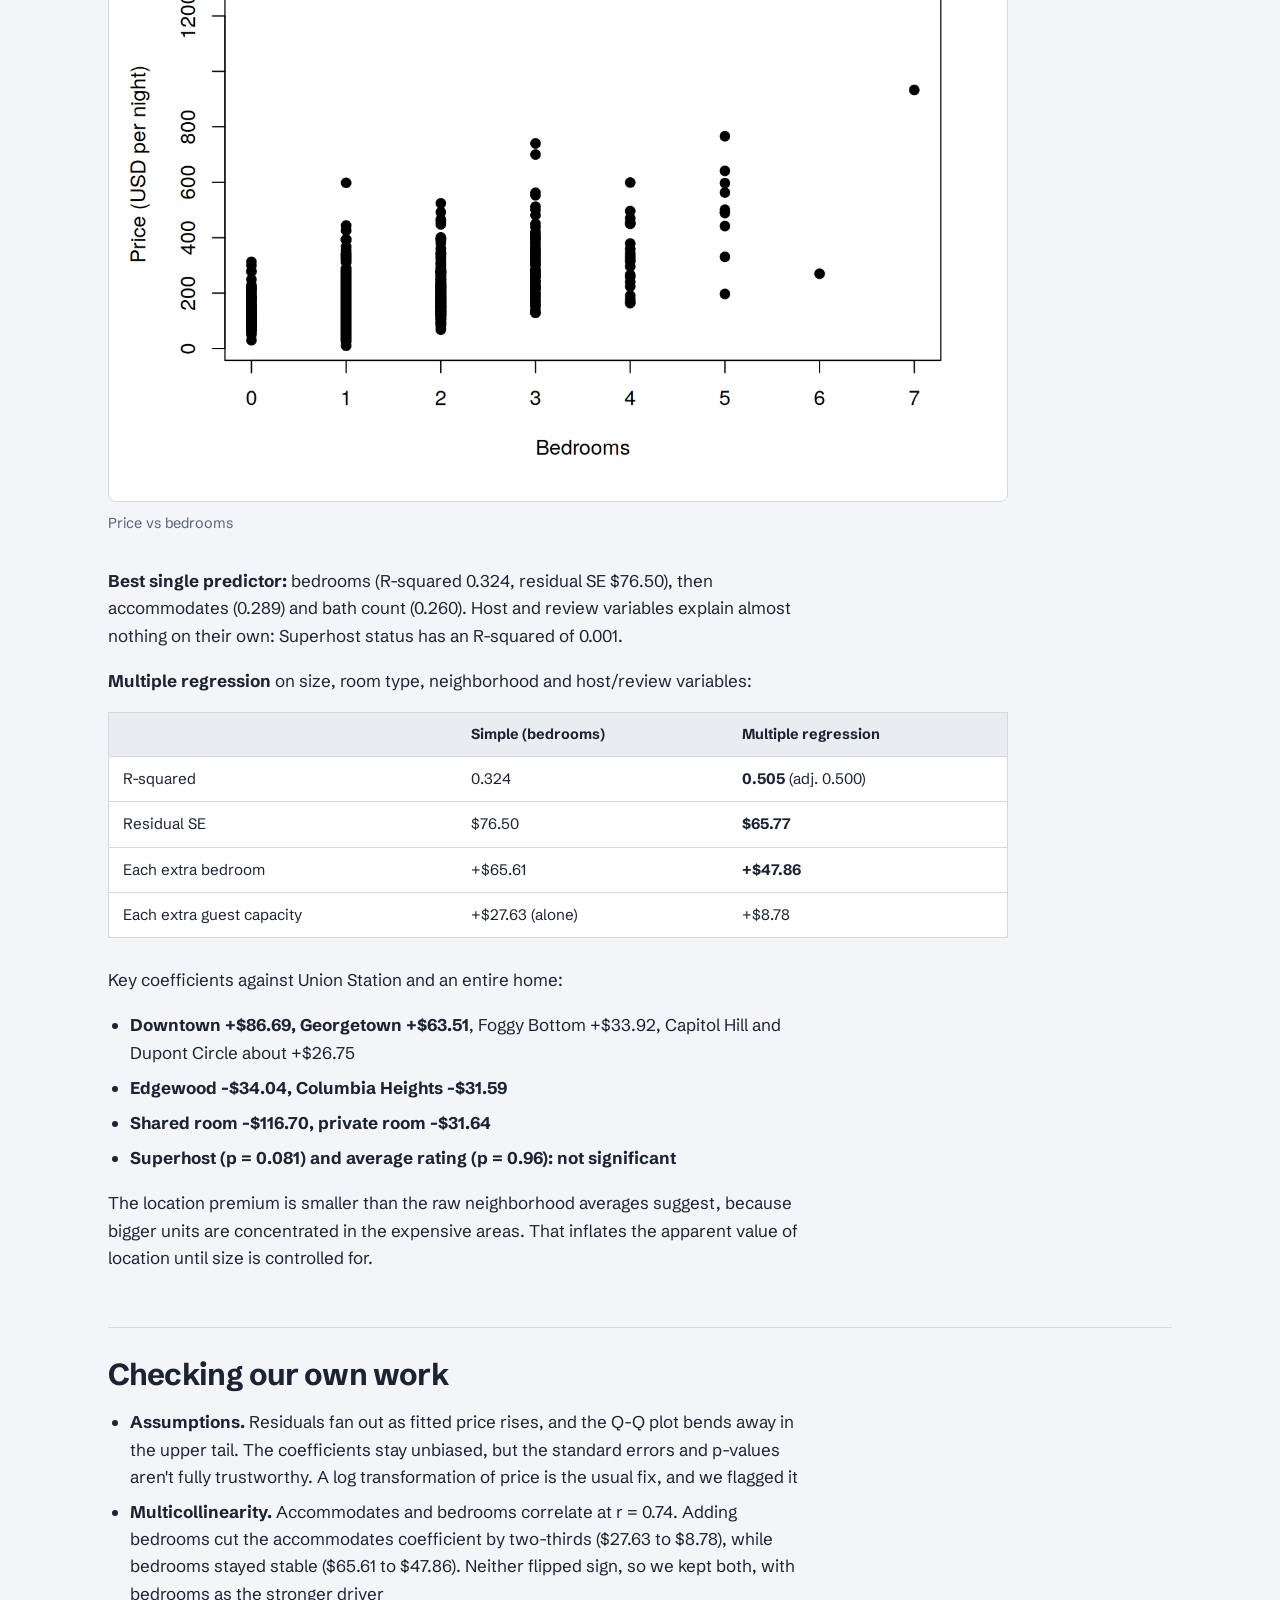
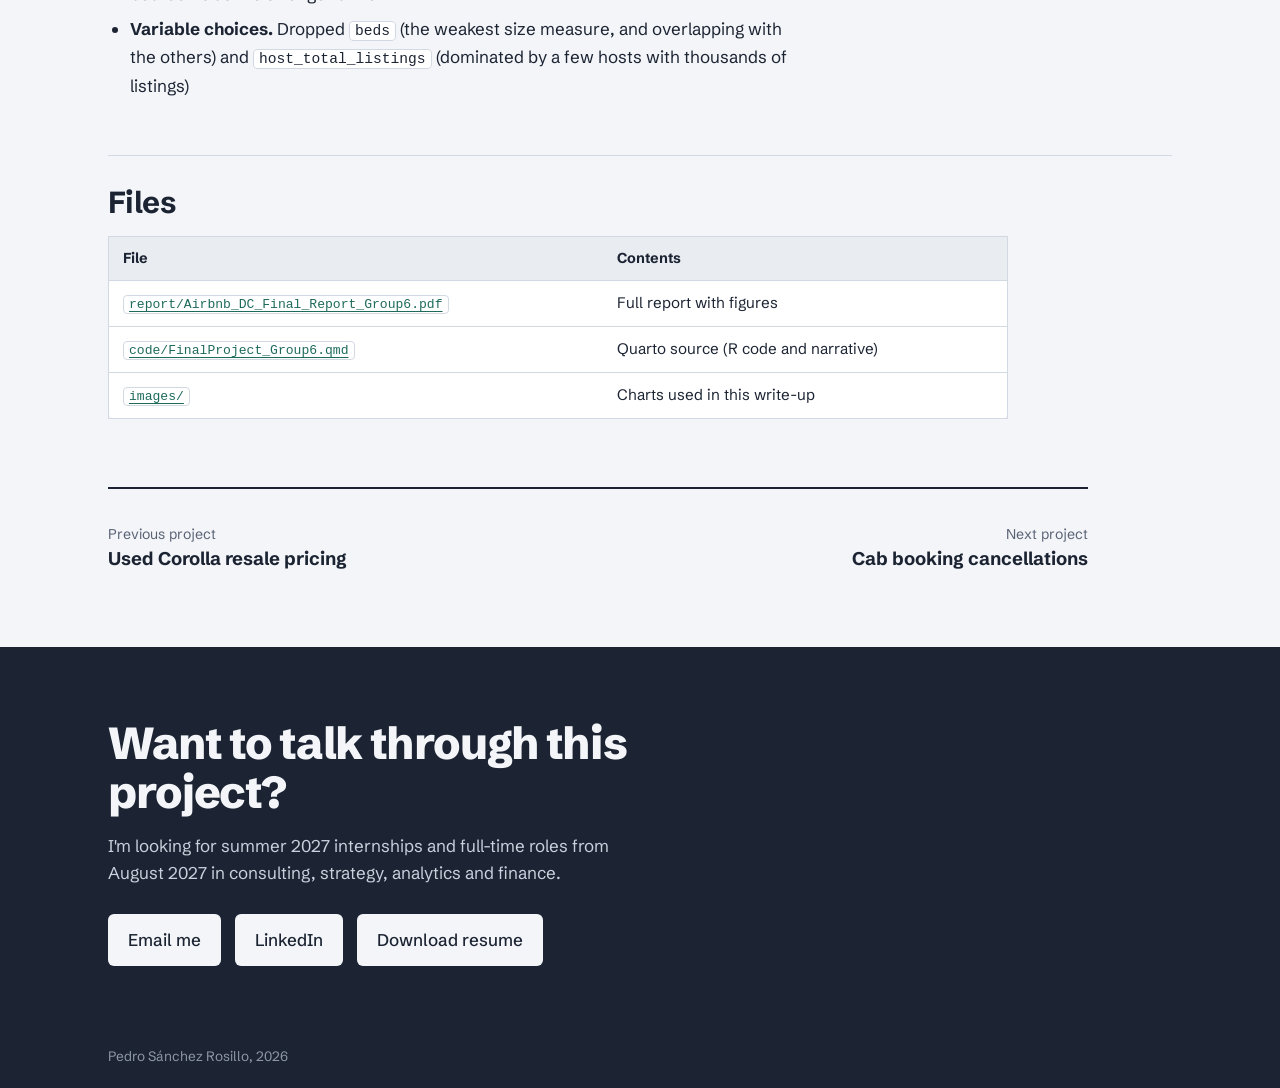
<file: projects/airbnb-dc-pricing/index.html>
<!DOCTYPE html>
<html lang="en">
<head>
<meta charset="utf-8">
<meta name="viewport" content="width=device-width, initial-scale=1">
<title>What Drives Airbnb Prices in Washington, DC | Pedro Sánchez Rosillo</title>
<meta name="description" content="Size, then location. Each extra bedroom is worth about $48 a night holding location fixed, and Downtown or Georgetown adds $60 to $90. Superhost status and ratings add nothing once size and location are in the model.">
<meta property="og:type" content="article">
<meta property="og:title" content="What Drives Airbnb Prices in Washington, DC">
<meta property="og:description" content="Size, then location. Each extra bedroom is worth about $48 a night holding location fixed, and Downtown or Georgetown adds $60 to $90. Superhost status and ratings add nothing once size and location are in the model.">
<meta property="og:url" content="https://pedrosrsanto.github.io/msba-portfolio/projects/airbnb-dc-pricing/">
<meta property="og:image" content="https://pedrosrsanto.github.io/msba-portfolio/projects/airbnb-dc-pricing/images/price-by-neighborhood.png">
<meta name="twitter:card" content="summary_large_image">
<link rel="icon" href="data:image/svg+xml,%3Csvg xmlns='http://www.w3.org/2000/svg' viewBox='0 0 64 64'%3E%3Crect width='64' height='64' rx='12' fill='%231C2433'/%3E%3Ctext x='32' y='42' font-family='Arial,sans-serif' font-size='28' font-weight='700' fill='%23F3F5F8' text-anchor='middle'%3EPS%3C/text%3E%3C/svg%3E">
<link rel="preconnect" href="https://fonts.googleapis.com">
<link rel="preconnect" href="https://fonts.gstatic.com" crossorigin>
<link href="https://fonts.googleapis.com/css2?family=Schibsted+Grotesk:ital,wght@0,400;0,500;0,700;0,800;1,400&display=swap" rel="stylesheet">
<link rel="stylesheet" href="../case.css">
</head>
<body>

<header class="wrap top">
  <a class="mark" href="../../">Pedro Sánchez Rosillo</a>
  <nav aria-label="Main">
    <a href="../../#projects">All projects</a>
    <a href="../../#experience">Experience</a>
    <a href="../../#contact">Contact</a>
    <a class="nav-cv" href="../../Pedro_Sanchez_Rosillo_Resume.pdf">Resume</a>
  </nav>
</header>

<main>
  <div class="wrap case-head">
    <p class="crumb"><a href="../../#projects">Projects</a> / Airbnb pricing in DC</p>
    <h1>What Drives Airbnb Prices in Washington, DC</h1>
    
    <dl class="meta">
<div><dt>Courses</dt><dd>OPAN 6601 Stats for Business Analytics and OPAN 6606 Programming I: Intro to Data, Georgetown MSBA (Fall 2026)</dd></div>
<div><dt>Group 6</dt><dd>Kate Smith, Finley Mynott, Pedro Sanchez, Riya Pradhan, Siho Lee</dd></div>
<div><dt>Tools</dt><dd>R (base R, dplyr), Quarto</dd></div>
<div><dt>Methods</dt><dd>Data joins and cleaning, confidence intervals, hypothesis testing, simple and multiple linear regression, residual diagnostics, multicollinearity</dd></div>
    </dl>
    <p class="actions"><a class="btn" href="report/Airbnb_DC_Final_Report_Group6.pdf">Read the report (PDF)</a> <a class="btn btn-ghost" href="https://github.com/Pedrosrsanto/msba-portfolio/tree/main/projects/airbnb-dc-pricing/code">View the code</a> <a class="btn btn-ghost" href="https://github.com/Pedrosrsanto/msba-portfolio/tree/main/projects/airbnb-dc-pricing">Project folder on GitHub</a></p>
  </div>

  <article class="wrap case-body">
<h2>The headline</h2>
<p><strong>Size is by far the strongest driver of a DC Airbnb's nightly price. Each extra bedroom is worth about $48 a night, holding location and room type constant.</strong> Location adds its own premium on top: Downtown or Georgetown is worth roughly $60 to $90 a night more. Superhost status and guest ratings show no consistent link to price once size and location are accounted for.</p>
<p><strong>Recommendation for an investor:</strong> prioritize larger units (3+ bedrooms) in Downtown, Georgetown or Capitol Hill rather than chasing Superhost status. Those areas also have the widest spread of outcomes, so more upside comes with more variability.</p>
<h2>Data and cleaning</h2>
<p>Two files: <code>Listings.csv</code> (1,931 listings) and <code>Reviews.csv</code> (2,360 rows), stored under different key names (<code>id</code> and <code>listing_id</code>).</p>
<ul>
<li><strong>Joining.</strong> An inner join and a left join both returned 1,931 rows, so each listing has one review record and the 429 extra review rows matched nothing. We dropped them</li>
<li><strong>Missing values.</strong> Found in <code>beds</code> (2), <code>avg_rating</code> (63) and <code>room_type</code> (40). The last ones were blank strings, which <code>is.na()</code> doesn't flag because they're coded as <code>""</code> rather than <code>NA</code></li>
<li><strong>Outliers.</strong> The top price was $50,000 against a median of $146. A |z| &gt; 3 rule flagged two listings, both in Kalorama Heights, both $50,000, both from the same host. We treated them as placeholder prices and removed them. The next-highest price ($1,321) belonged to genuinely large homes, which we kept</li>
<li><strong>Feature work.</strong> Parsed free-text bathrooms ("2 shared baths") into a numeric count and a shared/private flag, converted <code>host_since</code> to a date, and set the reference levels to the most common values ("Entire home/apt", "Union Station") so coefficients read against a typical listing</li>
</ul>
<p><strong>Final dataset: 1,828 listings, no missing values.</strong></p>
<h2>What the data shows</h2>
<figure><a href="images/price-by-neighborhood.png"><img src="images/price-by-neighborhood.png" alt="Price by neighborhood" width="1344" height="960" decoding="async"></a><figcaption>Price by neighborhood</figcaption></figure>
<ul>
<li><strong>Average nightly price: $168.03</strong> (95% CI $163.77 to $172.30), from our own t-based confidence interval function</li>
<li><strong>Is the average above $200?</strong> No. t = -14.70, so we fail to reject. The whole confidence interval sits below $200</li>
<li><strong>Is price normal?</strong> No. It's strongly right-skewed: 81.8% of prices fall within one SD (vs. 68.3% expected) and only 98.2% within three (vs. 99.7%). With n = 1,828 the CLT still supports the t-based inference on the mean</li>
</ul>
<div class="table-wrap"><table>
<thead>
<tr>
<th>Neighborhood and room type</th>
<th>Avg. price</th>
<th>SD</th>
<th>n</th>
</tr>
</thead>
<tbody>
<tr>
<td>Highest average: Downtown, entire home</td>
<td>$280.56</td>
<td>$108.73</td>
<td>62</td>
</tr>
<tr>
<td>Lowest average: Capitol Hill, shared room</td>
<td>$54.33</td>
<td>$28.82</td>
<td>6</td>
</tr>
<tr>
<td>Most variable: Georgetown, entire home</td>
<td>$244.90</td>
<td>$179.93</td>
<td>71</td>
</tr>
</tbody>
</table></div>
<h2>Modeling price</h2>
<figure><a href="images/price-vs-bedrooms.png"><img src="images/price-vs-bedrooms.png" alt="Price vs bedrooms" width="1344" height="960" decoding="async"></a><figcaption>Price vs bedrooms</figcaption></figure>
<p><strong>Best single predictor:</strong> bedrooms (R-squared 0.324, residual SE $76.50), then accommodates (0.289) and bath count (0.260). Host and review variables explain almost nothing on their own: Superhost status has an R-squared of 0.001.</p>
<p><strong>Multiple regression</strong> on size, room type, neighborhood and host/review variables:</p>
<div class="table-wrap"><table>
<thead>
<tr>
<th></th>
<th>Simple (bedrooms)</th>
<th>Multiple regression</th>
</tr>
</thead>
<tbody>
<tr>
<td>R-squared</td>
<td>0.324</td>
<td><strong>0.505</strong> (adj. 0.500)</td>
</tr>
<tr>
<td>Residual SE</td>
<td>$76.50</td>
<td><strong>$65.77</strong></td>
</tr>
<tr>
<td>Each extra bedroom</td>
<td>+$65.61</td>
<td><strong>+$47.86</strong></td>
</tr>
<tr>
<td>Each extra guest capacity</td>
<td>+$27.63 (alone)</td>
<td>+$8.78</td>
</tr>
</tbody>
</table></div>
<p>Key coefficients against Union Station and an entire home:</p>
<ul>
<li><strong>Downtown +$86.69, Georgetown +$63.51</strong>, Foggy Bottom +$33.92, Capitol Hill and Dupont Circle about +$26.75</li>
<li><strong>Edgewood -$34.04, Columbia Heights -$31.59</strong></li>
<li><strong>Shared room -$116.70, private room -$31.64</strong></li>
<li><strong>Superhost (p = 0.081) and average rating (p = 0.96): not significant</strong></li>
</ul>
<p>The location premium is smaller than the raw neighborhood averages suggest, because bigger units are concentrated in the expensive areas. That inflates the apparent value of location until size is controlled for.</p>
<h2>Checking our own work</h2>
<ul>
<li><strong>Assumptions.</strong> Residuals fan out as fitted price rises, and the Q-Q plot bends away in the upper tail. The coefficients stay unbiased, but the standard errors and p-values aren't fully trustworthy. A log transformation of price is the usual fix, and we flagged it</li>
<li><strong>Multicollinearity.</strong> Accommodates and bedrooms correlate at r = 0.74. Adding bedrooms cut the accommodates coefficient by two-thirds ($27.63 to $8.78), while bedrooms stayed stable ($65.61 to $47.86). Neither flipped sign, so we kept both, with bedrooms as the stronger driver</li>
<li><strong>Variable choices.</strong> Dropped <code>beds</code> (the weakest size measure, and overlapping with the others) and <code>host_total_listings</code> (dominated by a few hosts with thousands of listings)</li>
</ul>
<h2>Files</h2>
<div class="table-wrap"><table>
<thead>
<tr>
<th>File</th>
<th>Contents</th>
</tr>
</thead>
<tbody>
<tr>
<td><a href="report/Airbnb_DC_Final_Report_Group6.pdf"><code>report/Airbnb_DC_Final_Report_Group6.pdf</code></a></td>
<td>Full report with figures</td>
</tr>
<tr>
<td><a href="https://github.com/Pedrosrsanto/msba-portfolio/blob/main/projects/airbnb-dc-pricing/code/FinalProject_Group6.qmd"><code>code/FinalProject_Group6.qmd</code></a></td>
<td>Quarto source (R code and narrative)</td>
</tr>
<tr>
<td><a href="https://github.com/Pedrosrsanto/msba-portfolio/tree/main/projects/airbnb-dc-pricing/images"><code>images/</code></a></td>
<td>Charts used in this write-up</td>
</tr>
</tbody>
</table></div>
  </article>

  <div class="wrap"><nav class="pager" aria-label="More projects"><a class="prev" href="../toyota-corolla-pricing/"><span>Previous project</span>Used Corolla resale pricing</a><a class="next" href="../cab-booking-cancellations/"><span>Next project</span>Cab booking cancellations</a></nav></div>

  <section class="contact">
    <div class="wrap">
      <h2>Want to talk through this project?</h2>
      <p>I'm looking for summer 2027 internships and full-time roles from August 2027 in consulting, strategy, analytics and finance.</p>
      <div class="links">
        <a href="mailto:pedrosrsanto@gmail.com">Email me</a>
        <a href="https://www.linkedin.com/in/pedro-sanchez-rosillo-661316364/">LinkedIn</a>
        <a href="../../Pedro_Sanchez_Rosillo_Resume.pdf">Download resume</a>
      </div>
    </div>
  </section>
</main>

<footer>
  <div class="wrap">Pedro Sánchez Rosillo, 2026</div>
</footer>

</body>
</html>
</file>
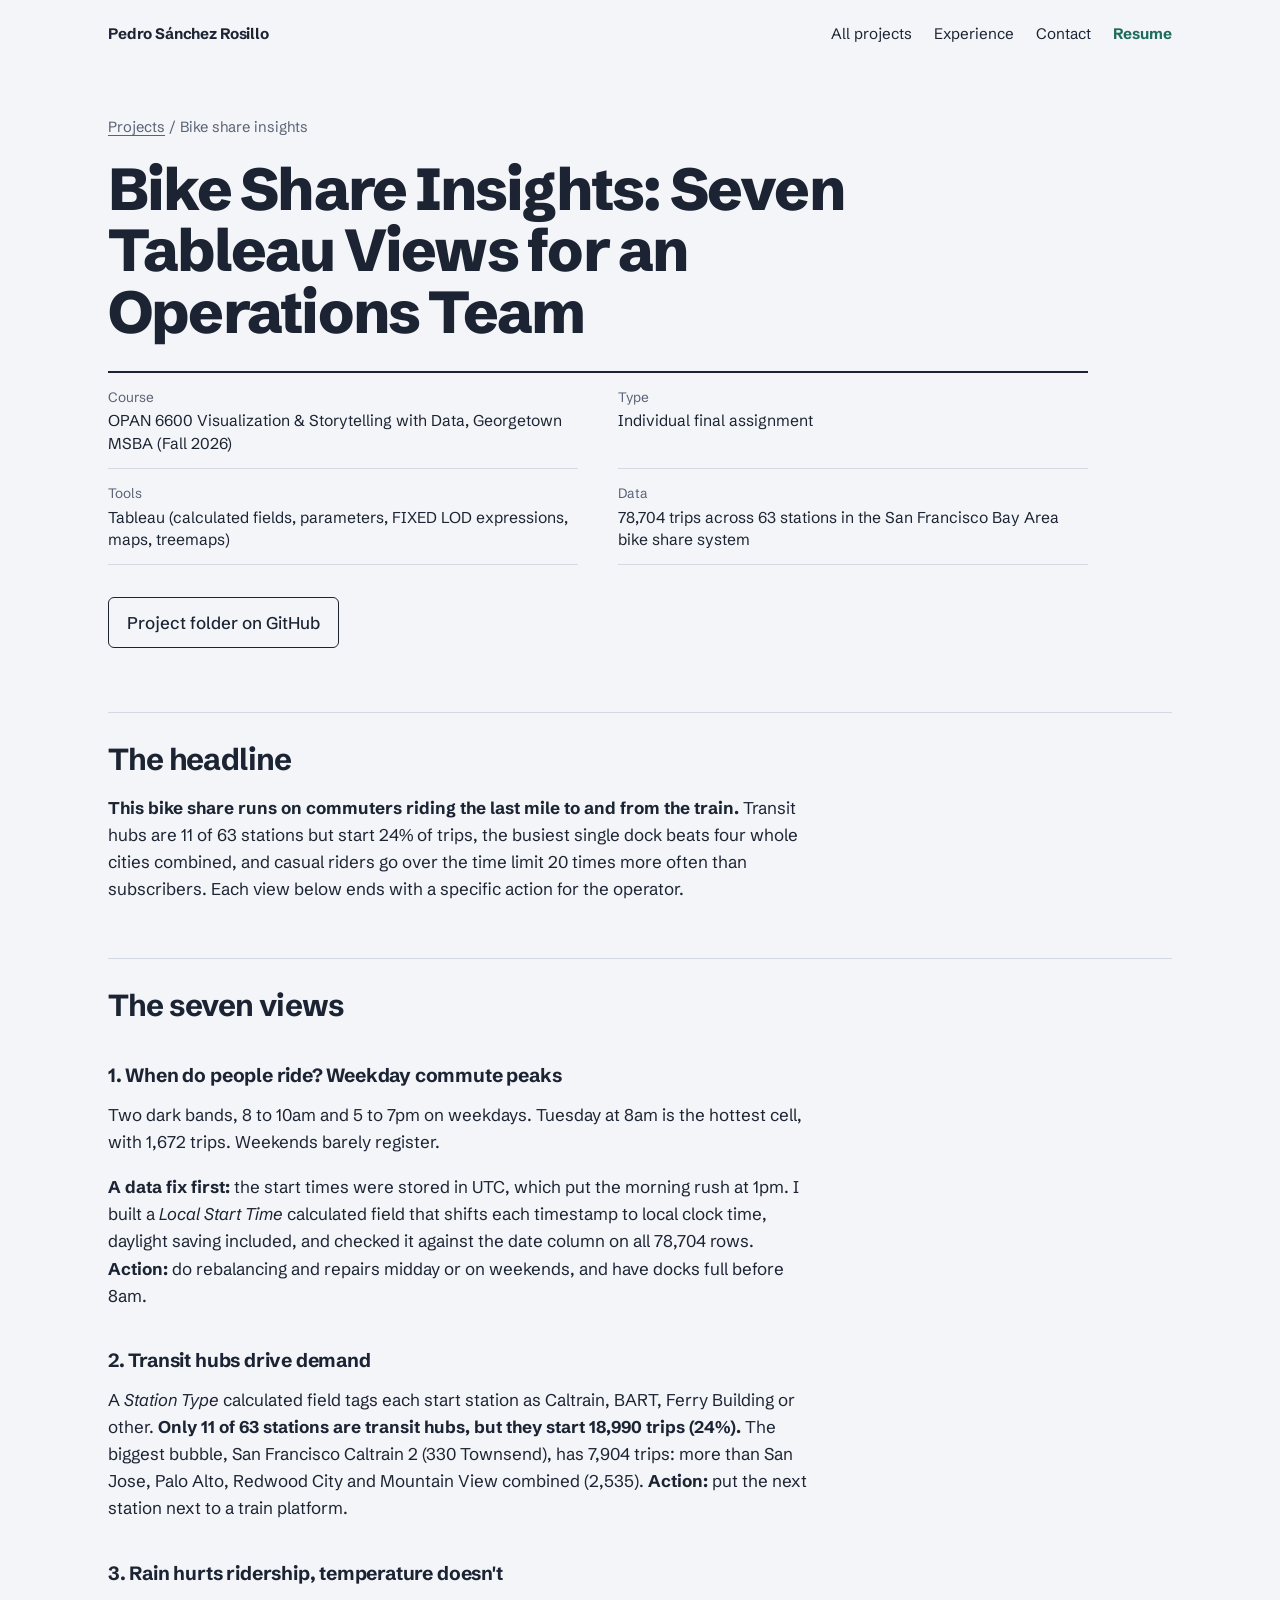
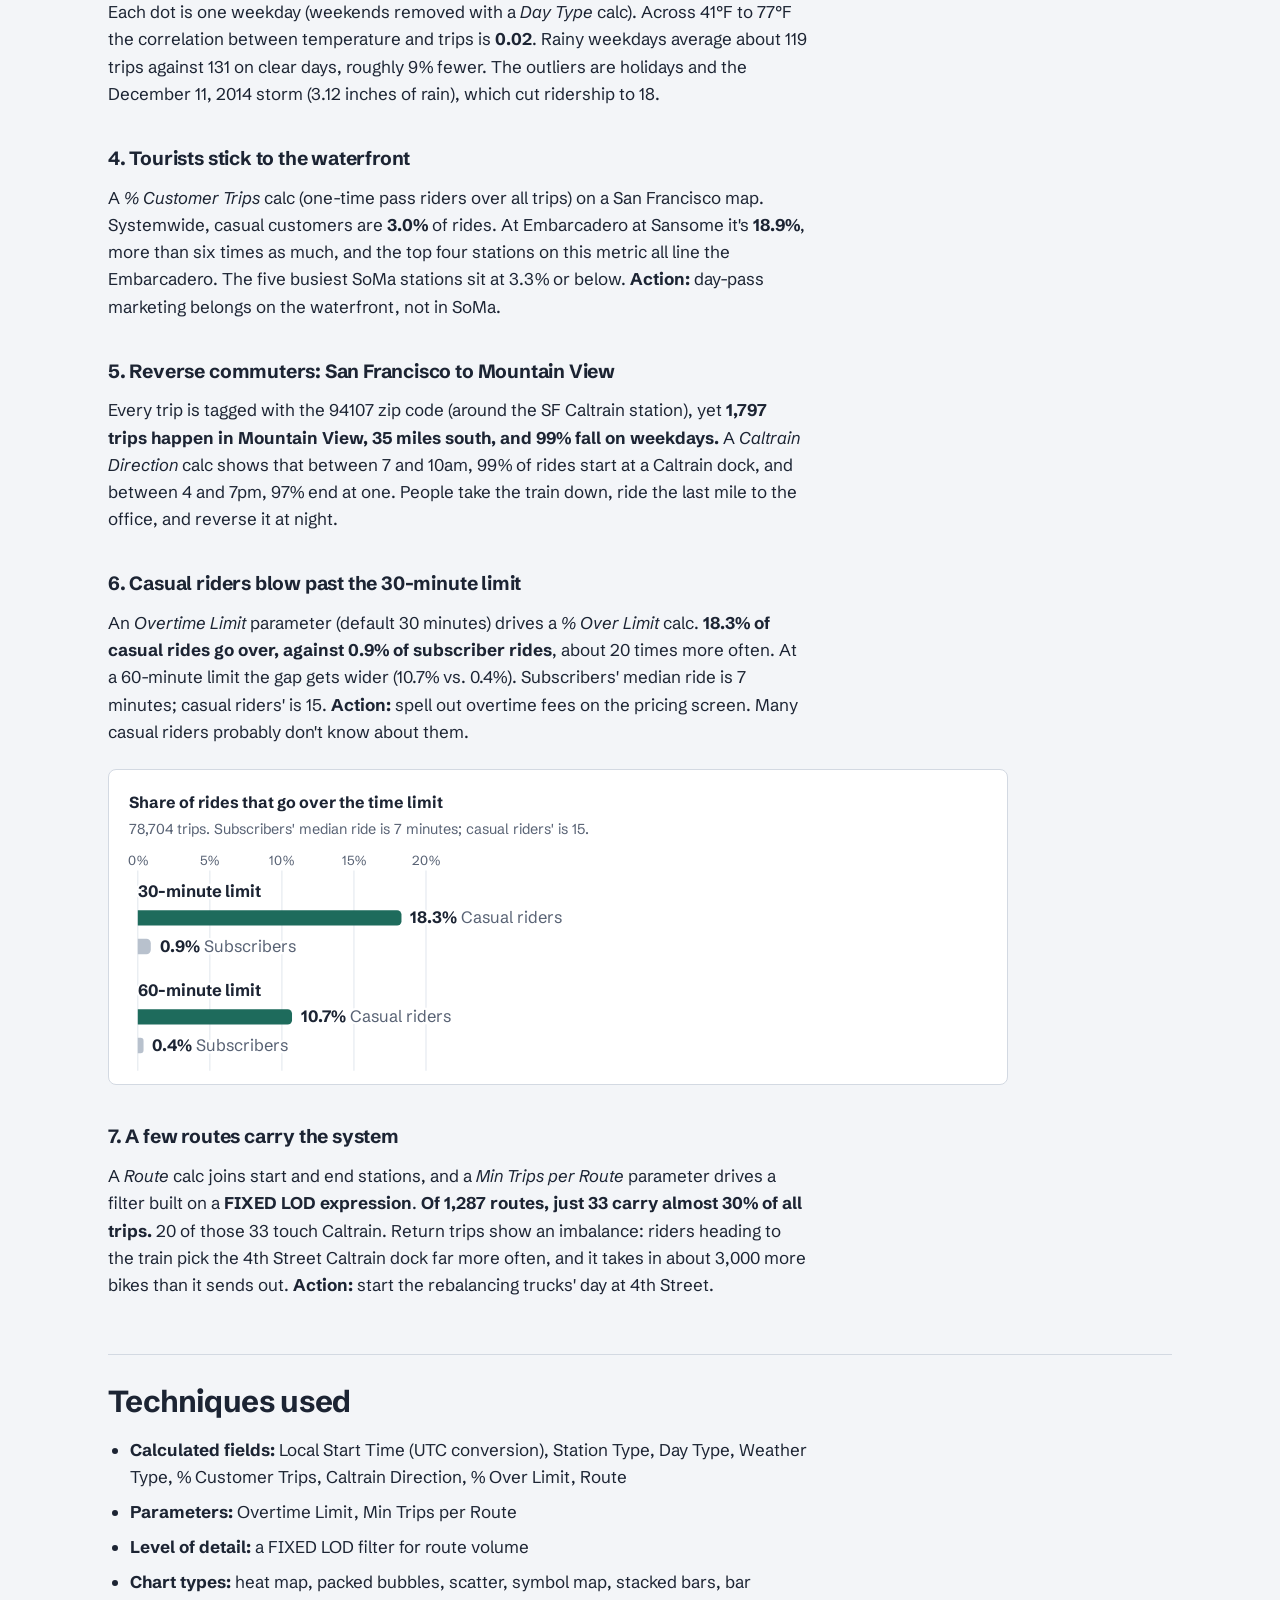
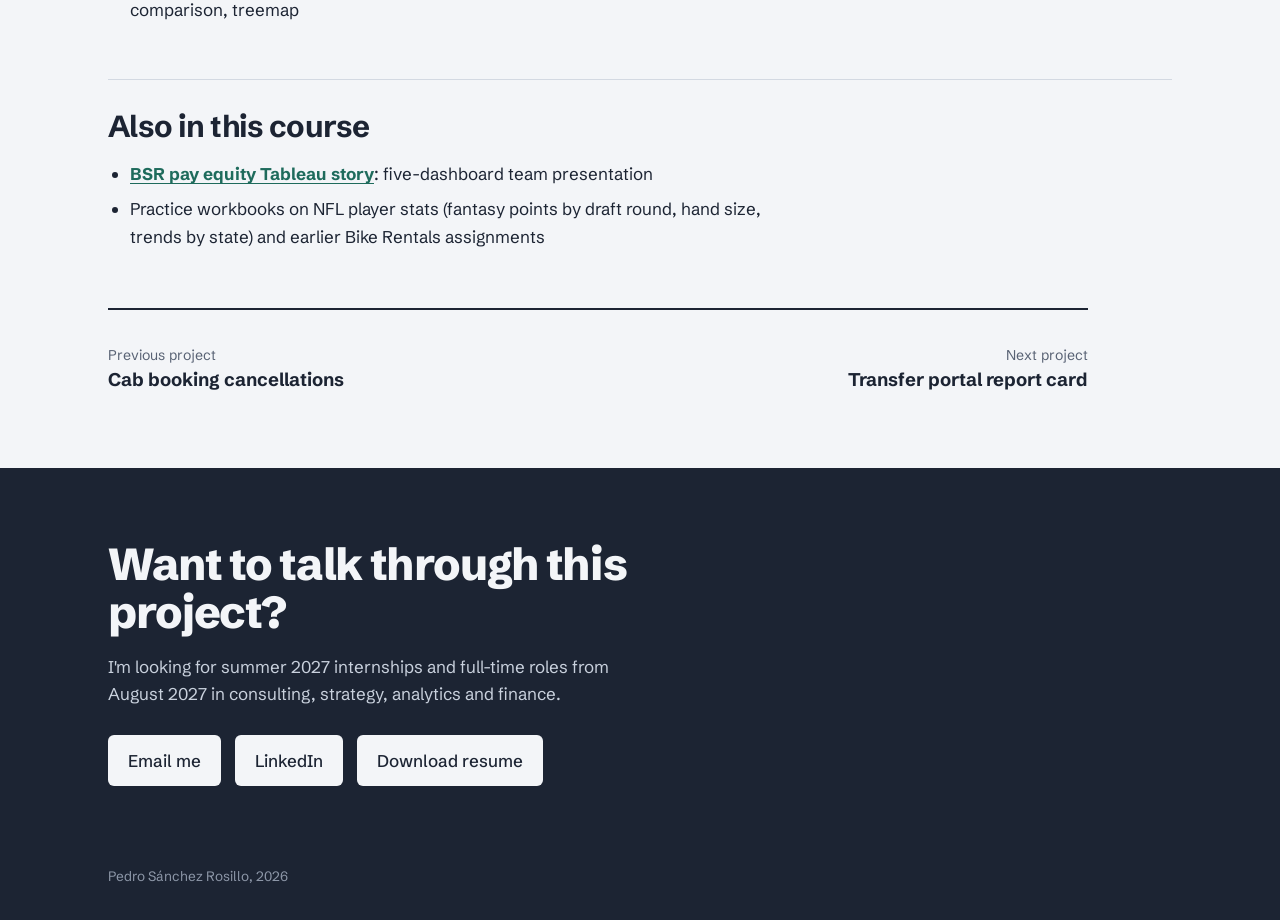
<file: projects/bike-share-tableau/index.html>
<!DOCTYPE html>
<html lang="en">
<head>
<meta charset="utf-8">
<meta name="viewport" content="width=device-width, initial-scale=1">
<title>Bike Share Insights: Seven Tableau Views for an Operations Team | Pedro Sánchez Rosillo</title>
<meta name="description" content="Seven Tableau views showing a system that runs on train commuters, each ending in an operational action.">
<meta property="og:type" content="article">
<meta property="og:title" content="Bike Share Insights: Seven Tableau Views for an Operations Team">
<meta property="og:description" content="Seven Tableau views showing a system that runs on train commuters, each ending in an operational action.">
<meta property="og:url" content="https://pedrosrsanto.github.io/msba-portfolio/projects/bike-share-tableau/">
<meta property="og:image" content="https://pedrosrsanto.github.io/msba-portfolio/og-card.png">
<meta name="twitter:card" content="summary_large_image">
<link rel="icon" href="data:image/svg+xml,%3Csvg xmlns='http://www.w3.org/2000/svg' viewBox='0 0 64 64'%3E%3Crect width='64' height='64' rx='12' fill='%231C2433'/%3E%3Ctext x='32' y='42' font-family='Arial,sans-serif' font-size='28' font-weight='700' fill='%23F3F5F8' text-anchor='middle'%3EPS%3C/text%3E%3C/svg%3E">
<link rel="preconnect" href="https://fonts.googleapis.com">
<link rel="preconnect" href="https://fonts.gstatic.com" crossorigin>
<link href="https://fonts.googleapis.com/css2?family=Schibsted+Grotesk:ital,wght@0,400;0,500;0,700;0,800;1,400&display=swap" rel="stylesheet">
<link rel="stylesheet" href="../case.css">
</head>
<body>

<header class="wrap top">
  <a class="mark" href="../../">Pedro Sánchez Rosillo</a>
  <nav aria-label="Main">
    <a href="../../#projects">All projects</a>
    <a href="../../#experience">Experience</a>
    <a href="../../#contact">Contact</a>
    <a class="nav-cv" href="../../Pedro_Sanchez_Rosillo_Resume.pdf">Resume</a>
  </nav>
</header>

<main>
  <div class="wrap case-head">
    <p class="crumb"><a href="../../#projects">Projects</a> / Bike share insights</p>
    <h1>Bike Share Insights: Seven Tableau Views for an Operations Team</h1>
    
    <dl class="meta">
<div><dt>Course</dt><dd>OPAN 6600 Visualization &amp; Storytelling with Data, Georgetown MSBA (Fall 2026)</dd></div>
<div><dt>Type</dt><dd>Individual final assignment</dd></div>
<div><dt>Tools</dt><dd>Tableau (calculated fields, parameters, FIXED LOD expressions, maps, treemaps)</dd></div>
<div><dt>Data</dt><dd>78,704 trips across 63 stations in the San Francisco Bay Area bike share system</dd></div>
    </dl>
    <p class="actions"><a class="btn btn-ghost" href="https://github.com/Pedrosrsanto/msba-portfolio/tree/main/projects/bike-share-tableau">Project folder on GitHub</a></p>
  </div>

  <article class="wrap case-body">
<h2>The headline</h2>
<p><strong>This bike share runs on commuters riding the last mile to and from the train.</strong> Transit hubs are 11 of 63 stations but start 24% of trips, the busiest single dock beats four whole cities combined, and casual riders go over the time limit 20 times more often than subscribers. Each view below ends with a specific action for the operator.</p>
<h2>The seven views</h2>
<h3>1. When do people ride? Weekday commute peaks</h3>
<p>Two dark bands, 8 to 10am and 5 to 7pm on weekdays. Tuesday at 8am is the hottest cell, with 1,672 trips. Weekends barely register.</p>
<p><strong>A data fix first:</strong> the start times were stored in UTC, which put the morning rush at 1pm. I built a <em>Local Start Time</em> calculated field that shifts each timestamp to local clock time, daylight saving included, and checked it against the date column on all 78,704 rows.
<strong>Action:</strong> do rebalancing and repairs midday or on weekends, and have docks full before 8am.</p>
<h3>2. Transit hubs drive demand</h3>
<p>A <em>Station Type</em> calculated field tags each start station as Caltrain, BART, Ferry Building or other. <strong>Only 11 of 63 stations are transit hubs, but they start 18,990 trips (24%).</strong> The biggest bubble, San Francisco Caltrain 2 (330 Townsend), has 7,904 trips: more than San Jose, Palo Alto, Redwood City and Mountain View combined (2,535).
<strong>Action:</strong> put the next station next to a train platform.</p>
<h3>3. Rain hurts ridership, temperature doesn't</h3>
<p>Each dot is one weekday (weekends removed with a <em>Day Type</em> calc). Across 41°F to 77°F the correlation between temperature and trips is <strong>0.02</strong>. Rainy weekdays average about 119 trips against 131 on clear days, roughly 9% fewer. The outliers are holidays and the December 11, 2014 storm (3.12 inches of rain), which cut ridership to 18.</p>
<h3>4. Tourists stick to the waterfront</h3>
<p>A <em>% Customer Trips</em> calc (one-time pass riders over all trips) on a San Francisco map. Systemwide, casual customers are <strong>3.0%</strong> of rides. At Embarcadero at Sansome it's <strong>18.9%</strong>, more than six times as much, and the top four stations on this metric all line the Embarcadero. The five busiest SoMa stations sit at 3.3% or below.
<strong>Action:</strong> day-pass marketing belongs on the waterfront, not in SoMa.</p>
<h3>5. Reverse commuters: San Francisco to Mountain View</h3>
<p>Every trip is tagged with the 94107 zip code (around the SF Caltrain station), yet <strong>1,797 trips happen in Mountain View, 35 miles south, and 99% fall on weekdays.</strong> A <em>Caltrain Direction</em> calc shows that between 7 and 10am, 99% of rides start at a Caltrain dock, and between 4 and 7pm, 97% end at one. People take the train down, ride the last mile to the office, and reverse it at night.</p>
<h3>6. Casual riders blow past the 30-minute limit</h3>
<p>An <em>Overtime Limit</em> parameter (default 30 minutes) drives a <em>% Over Limit</em> calc. <strong>18.3% of casual rides go over, against 0.9% of subscriber rides</strong>, about 20 times more often. At a 60-minute limit the gap gets wider (10.7% vs. 0.4%). Subscribers' median ride is 7 minutes; casual riders' is 15.
<strong>Action:</strong> spell out overtime fees on the pricing screen. Many casual riders probably don't know about them.</p>
<div class="chart"><h4>Share of rides that go over the time limit</h4><p class="sub">78,704 trips. Subscribers' median ride is 7 minutes; casual riders' is 15.</p><div class="plot" style="max-width:440px"><svg viewBox="0 0 400 198" role="img" aria-label="Share of rides over the time limit: 30 minutes, casual 18.3%, subscribers 0.9%; 60 minutes, casual 10.7%, subscribers 0.4%" font-family="inherit"><line x1="8.0" y1="16" x2="8.0" y2="198" stroke="#E3E8EE"/><text x="8.0" y="11" font-size="12" fill="#586274" text-anchor="middle">0%</text><line x1="73.5" y1="16" x2="73.5" y2="198" stroke="#E3E8EE"/><text x="73.5" y="11" font-size="12" fill="#586274" text-anchor="middle">5%</text><line x1="139.0" y1="16" x2="139.0" y2="198" stroke="#E3E8EE"/><text x="139.0" y="11" font-size="12" fill="#586274" text-anchor="middle">10%</text><line x1="204.5" y1="16" x2="204.5" y2="198" stroke="#E3E8EE"/><text x="204.5" y="11" font-size="12" fill="#586274" text-anchor="middle">15%</text><line x1="270.0" y1="16" x2="270.0" y2="198" stroke="#E3E8EE"/><text x="270.0" y="11" font-size="12" fill="#586274" text-anchor="middle">20%</text><text x="8" y="40" font-size="15" font-weight="700" fill="#1C2433" stroke="#FFFFFF" stroke-width="4" paint-order="stroke">30-minute limit</text><path d="M8,52 h235.7 a4,4 0 0 1 4,4 v6 a4,4 0 0 1 -4,4 h-235.7 z" fill="#1E6B5C"><title>30-minute limit, Casual riders: 18.3% of rides over</title></path><text x="255.7" y="64" font-size="15" fill="#1C2433" stroke="#FFFFFF" stroke-width="4" paint-order="stroke"><tspan font-weight="700">18.3%</tspan> <tspan fill="#586274">Casual riders</tspan></text><path d="M8,78 h7.8 a4,4 0 0 1 4,4 v6 a4,4 0 0 1 -4,4 h-7.8 z" fill="#B8C1CD"><title>30-minute limit, Subscribers: 0.9% of rides over</title></path><text x="27.8" y="90" font-size="15" fill="#1C2433" stroke="#FFFFFF" stroke-width="4" paint-order="stroke"><tspan font-weight="700">0.9%</tspan> <tspan fill="#586274">Subscribers</tspan></text><text x="8" y="130" font-size="15" font-weight="700" fill="#1C2433" stroke="#FFFFFF" stroke-width="4" paint-order="stroke">60-minute limit</text><path d="M8,142 h136.2 a4,4 0 0 1 4,4 v6 a4,4 0 0 1 -4,4 h-136.2 z" fill="#1E6B5C"><title>60-minute limit, Casual riders: 10.7% of rides over</title></path><text x="156.2" y="154" font-size="15" fill="#1C2433" stroke="#FFFFFF" stroke-width="4" paint-order="stroke"><tspan font-weight="700">10.7%</tspan> <tspan fill="#586274">Casual riders</tspan></text><path d="M8,168 h2.6 a2.62,2.62 0 0 1 2.62,2.62 v8.76 a2.62,2.62 0 0 1 -2.62,2.62 h-2.6 z" fill="#B8C1CD"><title>60-minute limit, Subscribers: 0.4% of rides over</title></path><text x="21.2" y="180" font-size="15" fill="#1C2433" stroke="#FFFFFF" stroke-width="4" paint-order="stroke"><tspan font-weight="700">0.4%</tspan> <tspan fill="#586274">Subscribers</tspan></text></svg></div></div>
<h3>7. A few routes carry the system</h3>
<p>A <em>Route</em> calc joins start and end stations, and a <em>Min Trips per Route</em> parameter drives a filter built on a <strong>FIXED LOD expression</strong>. <strong>Of 1,287 routes, just 33 carry almost 30% of all trips.</strong> 20 of those 33 touch Caltrain. Return trips show an imbalance: riders heading to the train pick the 4th Street Caltrain dock far more often, and it takes in about 3,000 more bikes than it sends out.
<strong>Action:</strong> start the rebalancing trucks' day at 4th Street.</p>
<h2>Techniques used</h2>
<ul>
<li><strong>Calculated fields:</strong> Local Start Time (UTC conversion), Station Type, Day Type, Weather Type, % Customer Trips, Caltrain Direction, % Over Limit, Route</li>
<li><strong>Parameters:</strong> Overtime Limit, Min Trips per Route</li>
<li><strong>Level of detail:</strong> a FIXED LOD filter for route volume</li>
<li><strong>Chart types:</strong> heat map, packed bubbles, scatter, symbol map, stacked bars, bar comparison, treemap</li>
</ul>
<h2>Also in this course</h2>
<ul>
<li><strong><a href="../bsr-pay-equity/">BSR pay equity Tableau story</a></strong>: five-dashboard team presentation</li>
<li>Practice workbooks on NFL player stats (fantasy points by draft round, hand size, trends by state) and earlier Bike Rentals assignments</li>
</ul>
  </article>

  <div class="wrap"><nav class="pager" aria-label="More projects"><a class="prev" href="../cab-booking-cancellations/"><span>Previous project</span>Cab booking cancellations</a><a class="next" href="../transfer-portal-human-ai/"><span>Next project</span>Transfer portal report card</a></nav></div>

  <section class="contact">
    <div class="wrap">
      <h2>Want to talk through this project?</h2>
      <p>I'm looking for summer 2027 internships and full-time roles from August 2027 in consulting, strategy, analytics and finance.</p>
      <div class="links">
        <a href="mailto:pedrosrsanto@gmail.com">Email me</a>
        <a href="https://www.linkedin.com/in/pedro-sanchez-rosillo-661316364/">LinkedIn</a>
        <a href="../../Pedro_Sanchez_Rosillo_Resume.pdf">Download resume</a>
      </div>
    </div>
  </section>
</main>

<footer>
  <div class="wrap">Pedro Sánchez Rosillo, 2026</div>
</footer>

</body>
</html>
</file>
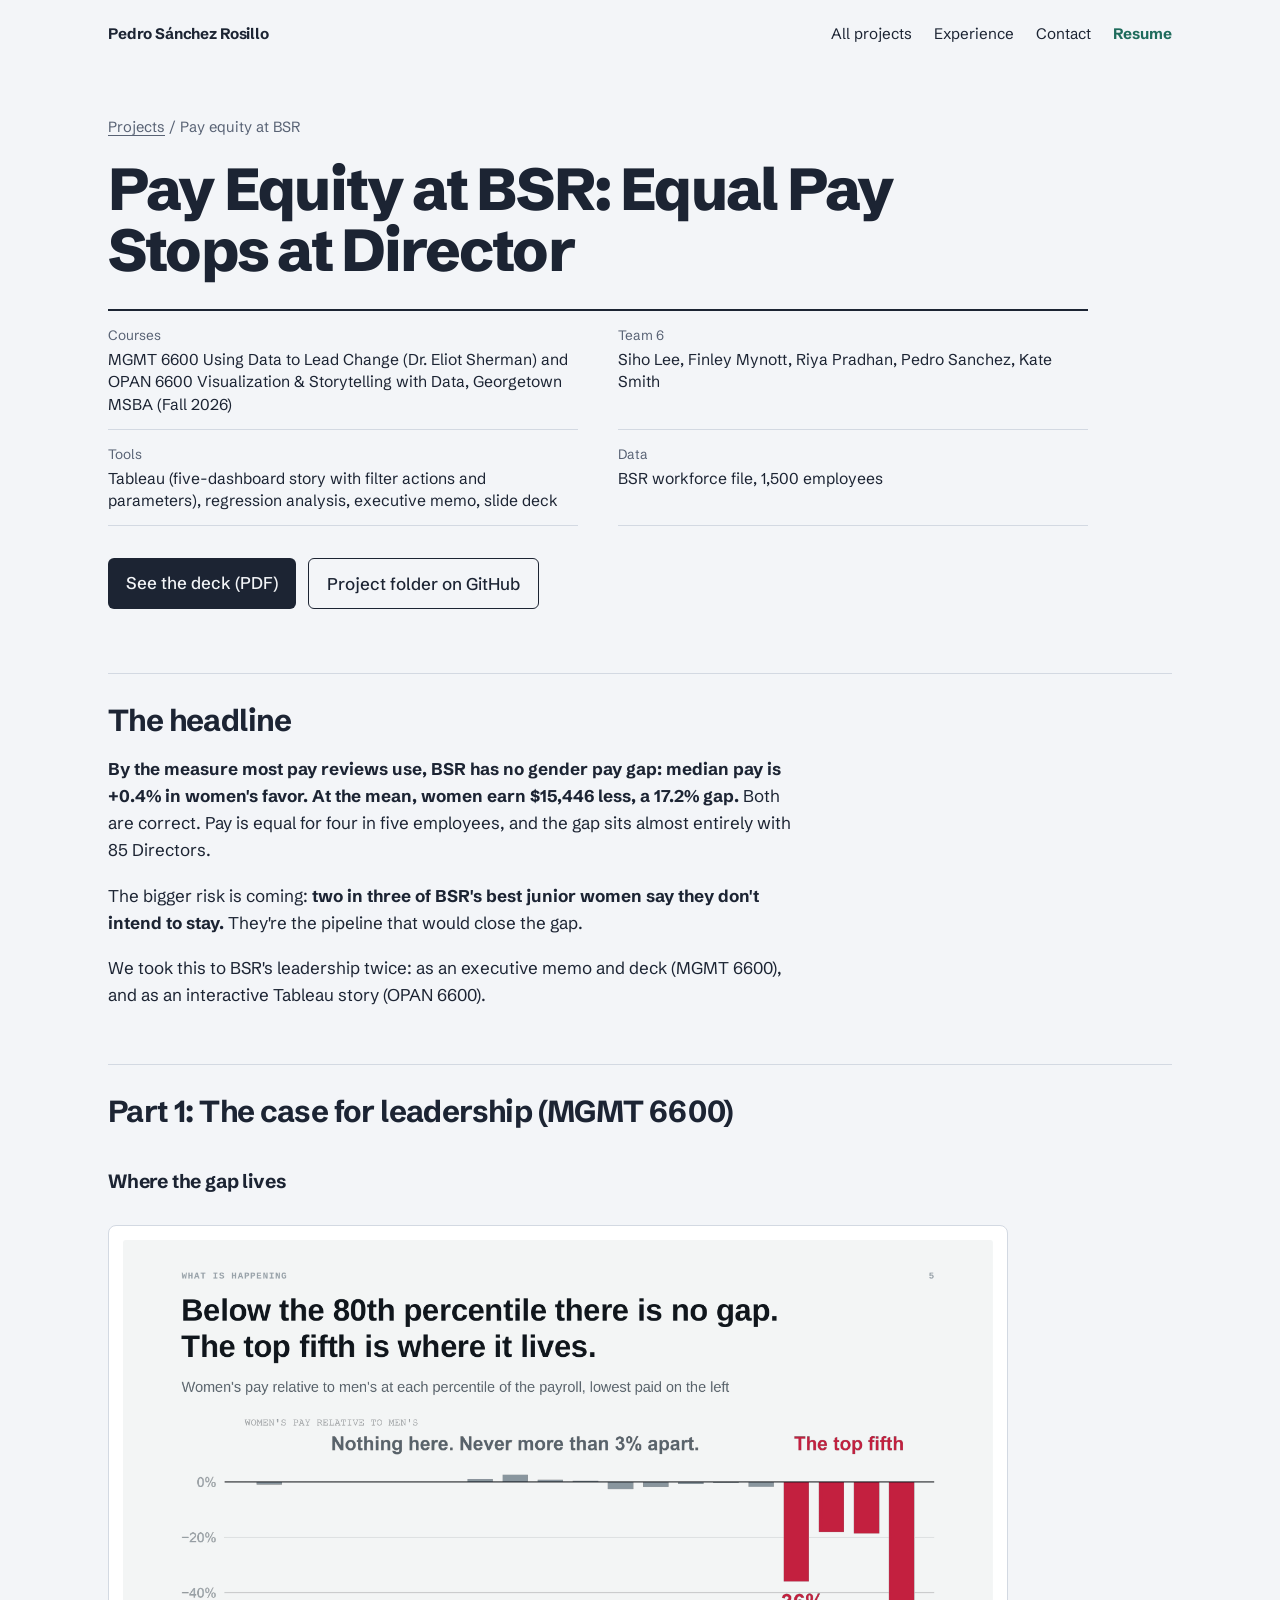
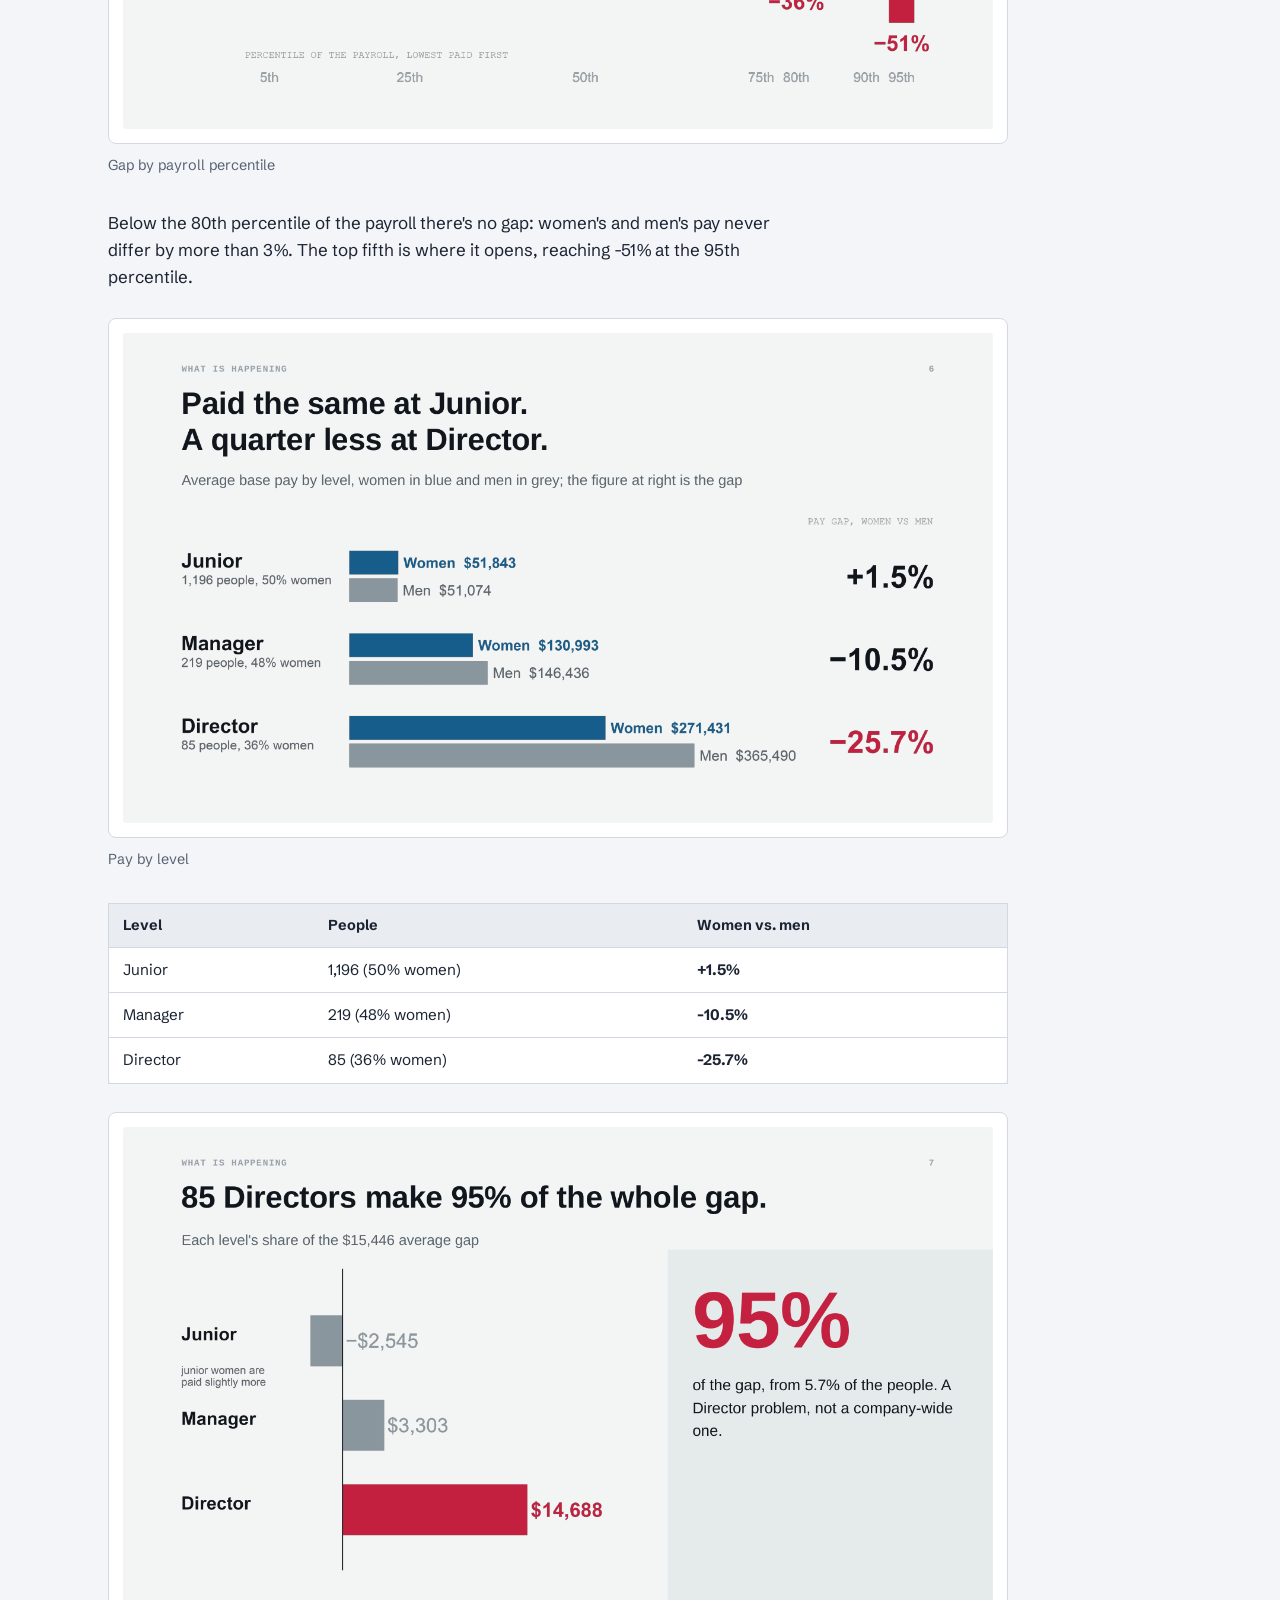
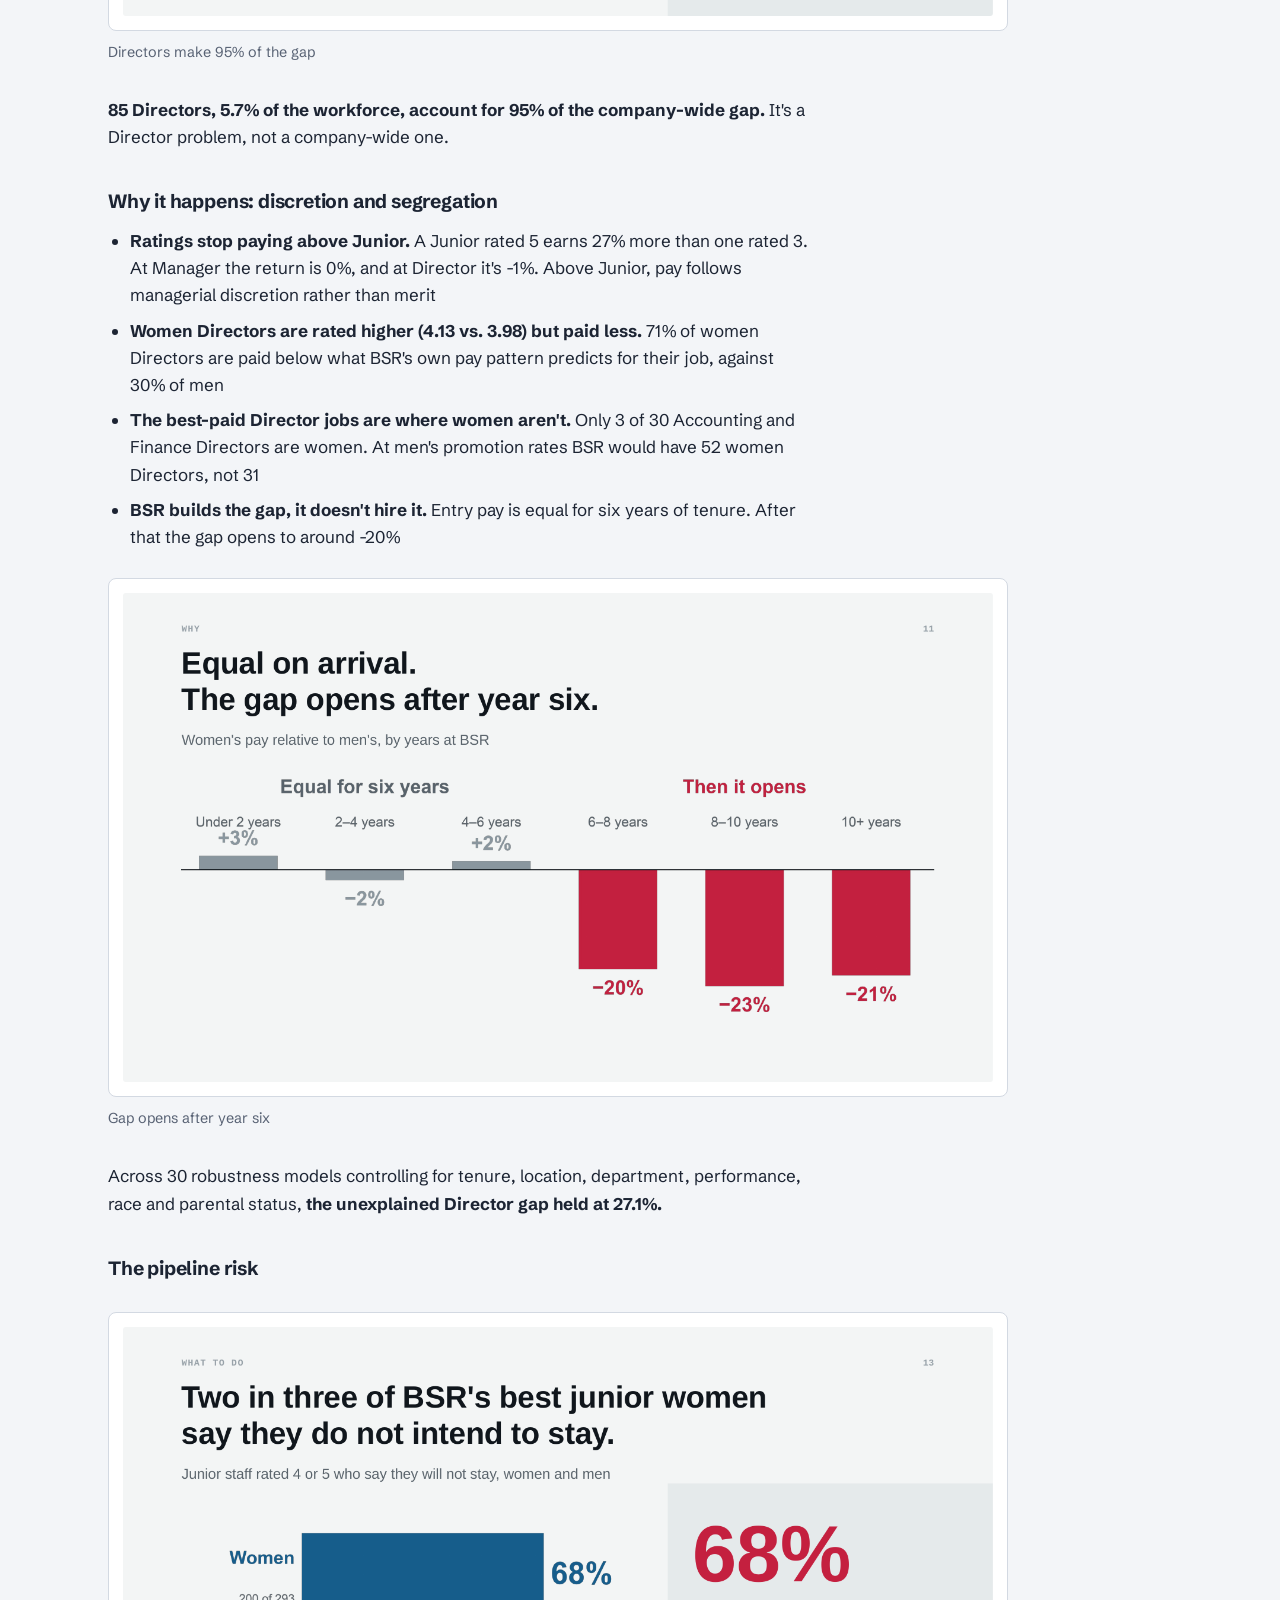
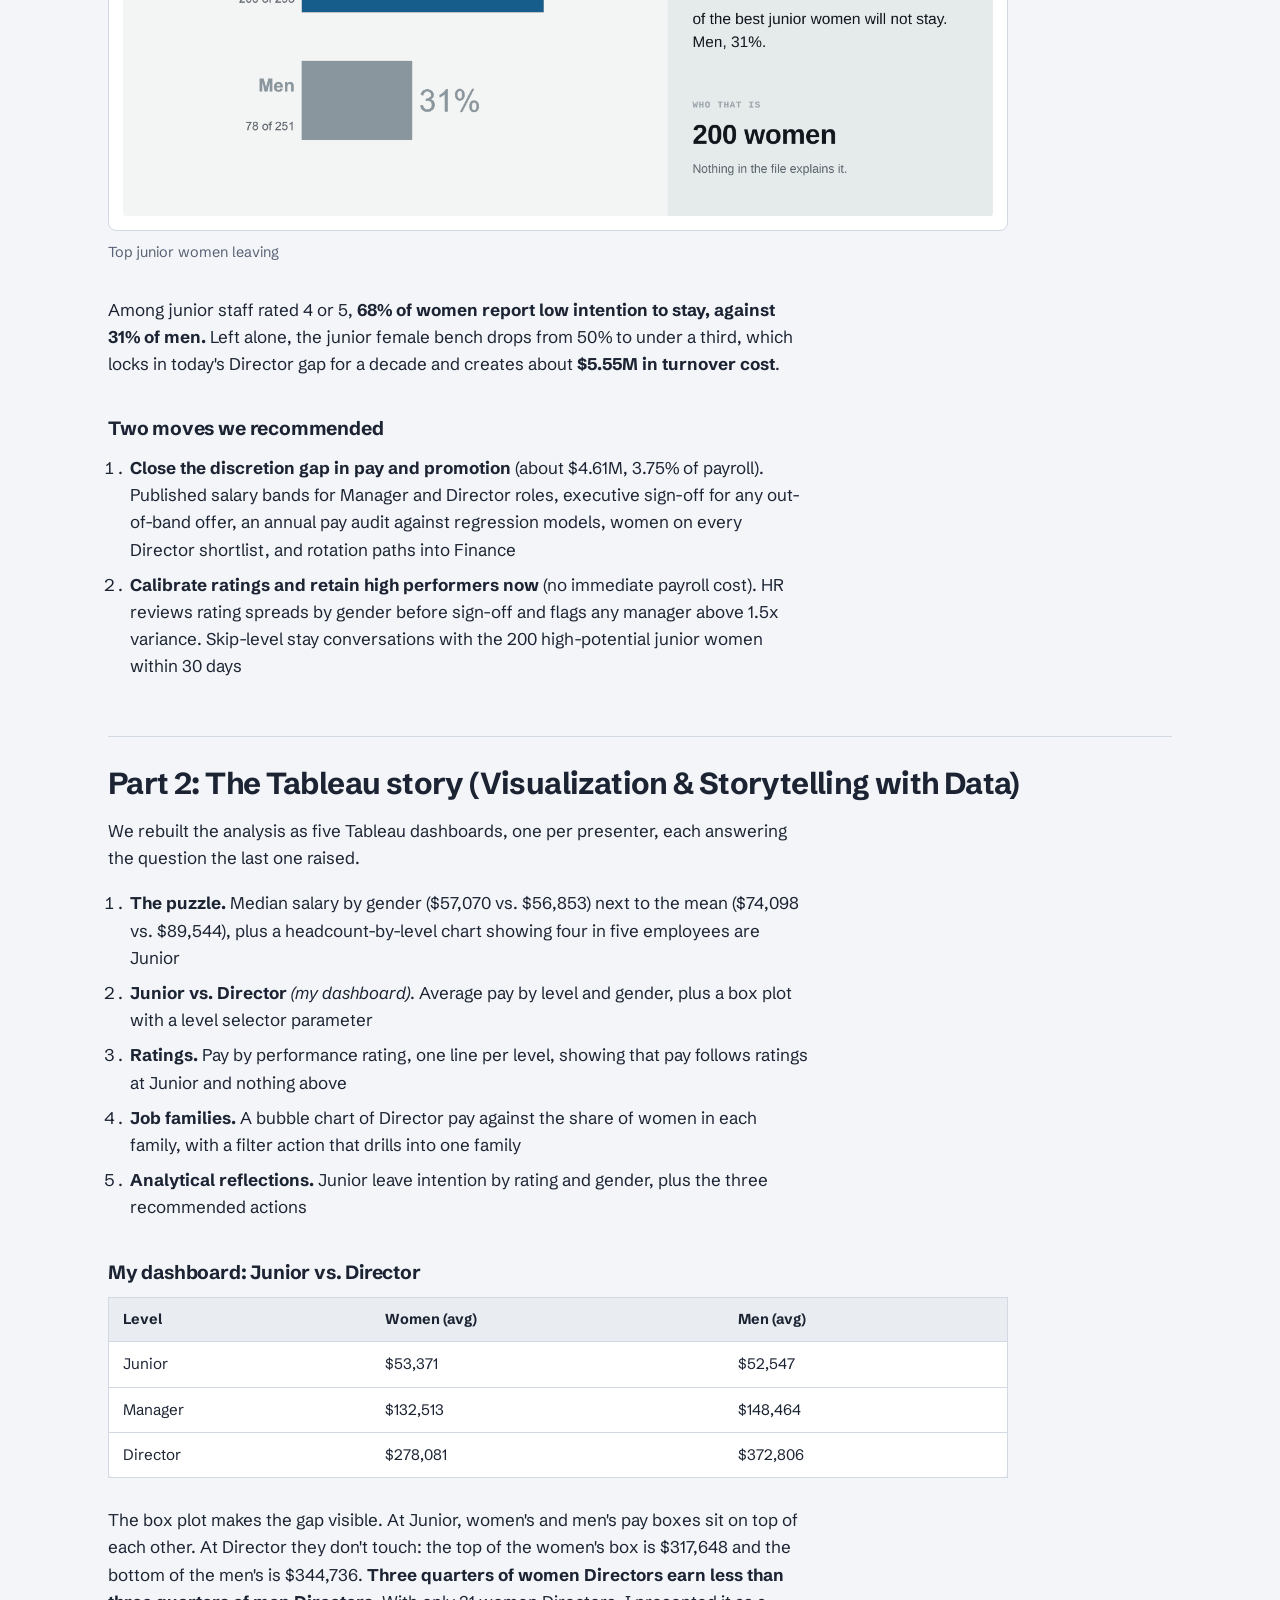
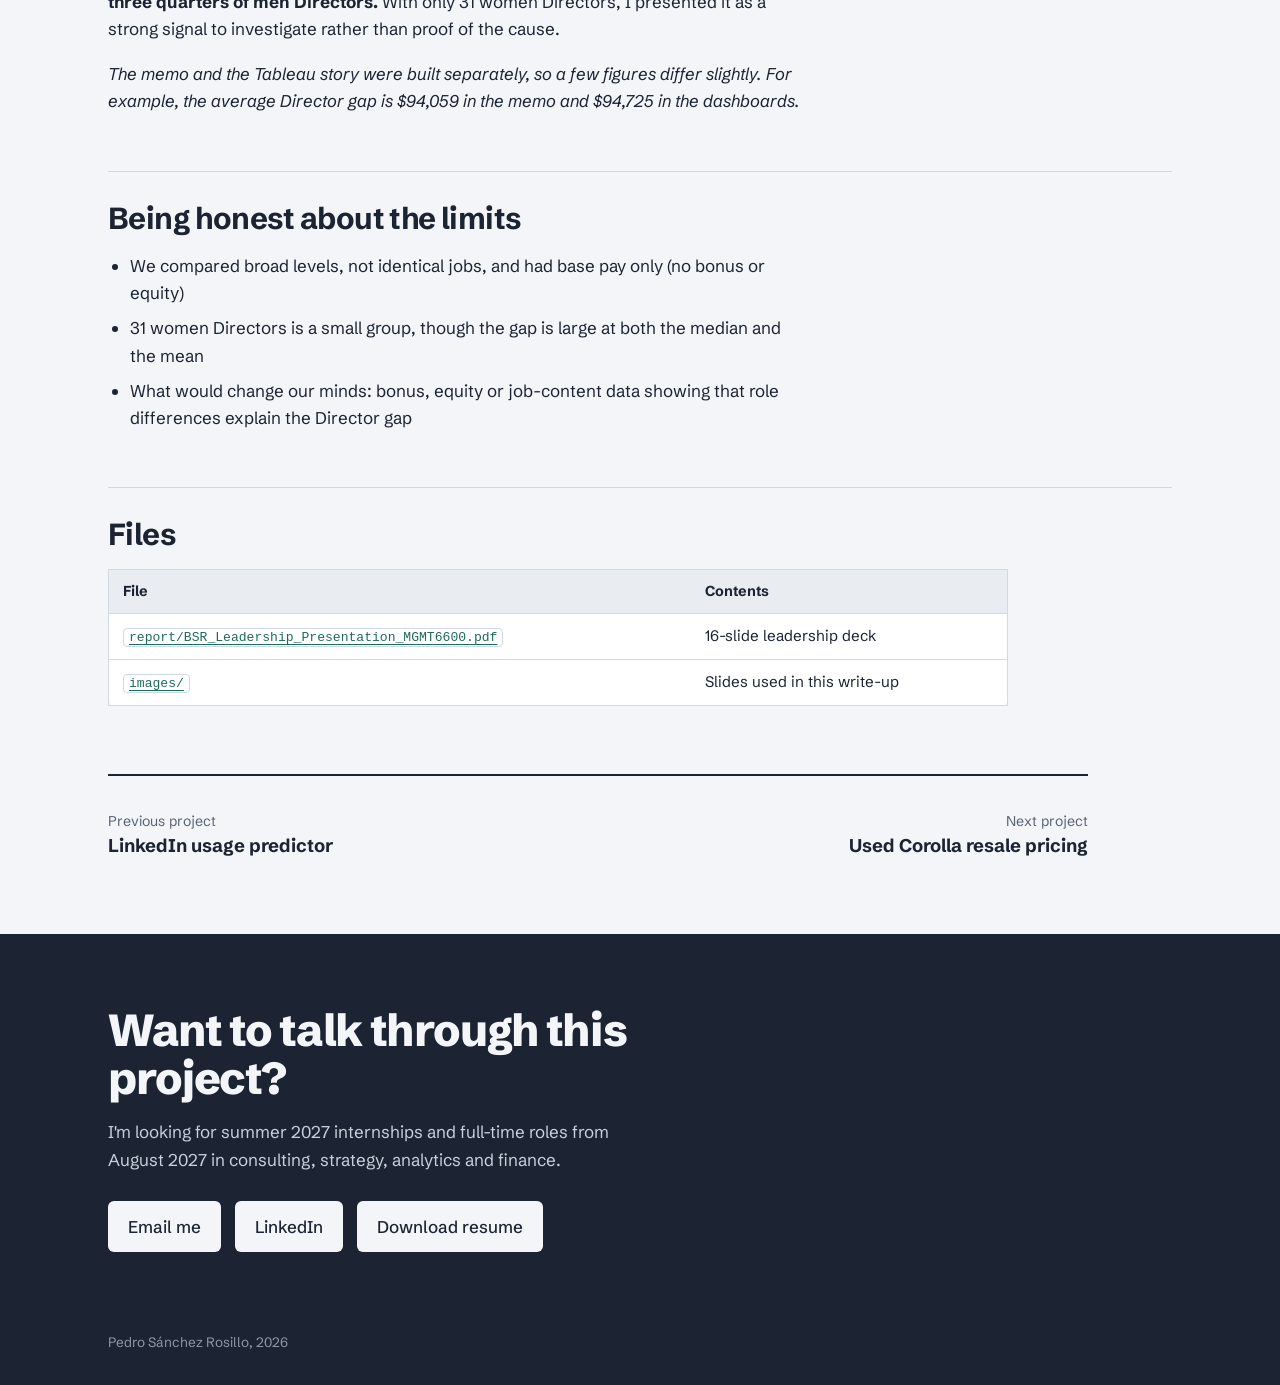
<file: projects/bsr-pay-equity/index.html>
<!DOCTYPE html>
<html lang="en">
<head>
<meta charset="utf-8">
<meta name="viewport" content="width=device-width, initial-scale=1">
<title>Pay Equity at BSR: Equal Pay Stops at Director | Pedro Sánchez Rosillo</title>
<meta name="description" content="Pay is equal for four in five employees, and 85 Directors make up 95% of the gap, which held at 27.1% across 30 robustness models. We took it to leadership as a memo and deck, then as a five-dashboard Tableau story.">
<meta property="og:type" content="article">
<meta property="og:title" content="Pay Equity at BSR: Equal Pay Stops at Director">
<meta property="og:description" content="Pay is equal for four in five employees, and 85 Directors make up 95% of the gap, which held at 27.1% across 30 robustness models. We took it to leadership as a memo and deck, then as a five-dashboard Tableau story.">
<meta property="og:url" content="https://pedrosrsanto.github.io/msba-portfolio/projects/bsr-pay-equity/">
<meta property="og:image" content="https://pedrosrsanto.github.io/msba-portfolio/projects/bsr-pay-equity/images/directors-make-95-percent-of-gap.png">
<meta name="twitter:card" content="summary_large_image">
<link rel="icon" href="data:image/svg+xml,%3Csvg xmlns='http://www.w3.org/2000/svg' viewBox='0 0 64 64'%3E%3Crect width='64' height='64' rx='12' fill='%231C2433'/%3E%3Ctext x='32' y='42' font-family='Arial,sans-serif' font-size='28' font-weight='700' fill='%23F3F5F8' text-anchor='middle'%3EPS%3C/text%3E%3C/svg%3E">
<link rel="preconnect" href="https://fonts.googleapis.com">
<link rel="preconnect" href="https://fonts.gstatic.com" crossorigin>
<link href="https://fonts.googleapis.com/css2?family=Schibsted+Grotesk:ital,wght@0,400;0,500;0,700;0,800;1,400&display=swap" rel="stylesheet">
<link rel="stylesheet" href="../case.css">
</head>
<body>

<header class="wrap top">
  <a class="mark" href="../../">Pedro Sánchez Rosillo</a>
  <nav aria-label="Main">
    <a href="../../#projects">All projects</a>
    <a href="../../#experience">Experience</a>
    <a href="../../#contact">Contact</a>
    <a class="nav-cv" href="../../Pedro_Sanchez_Rosillo_Resume.pdf">Resume</a>
  </nav>
</header>

<main>
  <div class="wrap case-head">
    <p class="crumb"><a href="../../#projects">Projects</a> / Pay equity at BSR</p>
    <h1>Pay Equity at BSR: Equal Pay Stops at Director</h1>
    
    <dl class="meta">
<div><dt>Courses</dt><dd>MGMT 6600 Using Data to Lead Change (Dr. Eliot Sherman) and OPAN 6600 Visualization &amp; Storytelling with Data, Georgetown MSBA (Fall 2026)</dd></div>
<div><dt>Team 6</dt><dd>Siho Lee, Finley Mynott, Riya Pradhan, Pedro Sanchez, Kate Smith</dd></div>
<div><dt>Tools</dt><dd>Tableau (five-dashboard story with filter actions and parameters), regression analysis, executive memo, slide deck</dd></div>
<div><dt>Data</dt><dd>BSR workforce file, 1,500 employees</dd></div>
    </dl>
    <p class="actions"><a class="btn" href="report/BSR_Leadership_Presentation_MGMT6600.pdf">See the deck (PDF)</a> <a class="btn btn-ghost" href="https://github.com/Pedrosrsanto/msba-portfolio/tree/main/projects/bsr-pay-equity">Project folder on GitHub</a></p>
  </div>

  <article class="wrap case-body">
<h2>The headline</h2>
<p><strong>By the measure most pay reviews use, BSR has no gender pay gap: median pay is +0.4% in women's favor. At the mean, women earn $15,446 less, a 17.2% gap.</strong> Both are correct. Pay is equal for four in five employees, and the gap sits almost entirely with 85 Directors.</p>
<p>The bigger risk is coming: <strong>two in three of BSR's best junior women say they don't intend to stay.</strong> They're the pipeline that would close the gap.</p>
<p>We took this to BSR's leadership twice: as an executive memo and deck (MGMT 6600), and as an interactive Tableau story (OPAN 6600).</p>
<hr />
<h2>Part 1: The case for leadership (MGMT 6600)</h2>
<h3>Where the gap lives</h3>
<figure><a href="images/gap-by-payroll-percentile.png"><img src="images/gap-by-payroll-percentile.png" alt="Gap by payroll percentile" width="1467" height="825" decoding="async"></a><figcaption>Gap by payroll percentile</figcaption></figure>
<p>Below the 80th percentile of the payroll there's no gap: women's and men's pay never differ by more than 3%. The top fifth is where it opens, reaching -51% at the 95th percentile.</p>
<figure><a href="images/pay-by-level.png"><img src="images/pay-by-level.png" alt="Pay by level" width="1467" height="825" decoding="async"></a><figcaption>Pay by level</figcaption></figure>
<div class="table-wrap"><table>
<thead>
<tr>
<th>Level</th>
<th>People</th>
<th>Women vs. men</th>
</tr>
</thead>
<tbody>
<tr>
<td>Junior</td>
<td>1,196 (50% women)</td>
<td><strong>+1.5%</strong></td>
</tr>
<tr>
<td>Manager</td>
<td>219 (48% women)</td>
<td><strong>-10.5%</strong></td>
</tr>
<tr>
<td>Director</td>
<td>85 (36% women)</td>
<td><strong>-25.7%</strong></td>
</tr>
</tbody>
</table></div>
<figure><a href="images/directors-make-95-percent-of-gap.png"><img src="images/directors-make-95-percent-of-gap.png" alt="Directors make 95% of the gap" width="1467" height="825" decoding="async"></a><figcaption>Directors make 95% of the gap</figcaption></figure>
<p><strong>85 Directors, 5.7% of the workforce, account for 95% of the company-wide gap.</strong> It's a Director problem, not a company-wide one.</p>
<h3>Why it happens: discretion and segregation</h3>
<ul>
<li><strong>Ratings stop paying above Junior.</strong> A Junior rated 5 earns 27% more than one rated 3. At Manager the return is 0%, and at Director it's -1%. Above Junior, pay follows managerial discretion rather than merit</li>
<li><strong>Women Directors are rated higher (4.13 vs. 3.98) but paid less.</strong> 71% of women Directors are paid below what BSR's own pay pattern predicts for their job, against 30% of men</li>
<li><strong>The best-paid Director jobs are where women aren't.</strong> Only 3 of 30 Accounting and Finance Directors are women. At men's promotion rates BSR would have 52 women Directors, not 31</li>
<li><strong>BSR builds the gap, it doesn't hire it.</strong> Entry pay is equal for six years of tenure. After that the gap opens to around -20%</li>
</ul>
<figure><a href="images/gap-opens-after-year-six.png"><img src="images/gap-opens-after-year-six.png" alt="Gap opens after year six" width="1467" height="825" decoding="async"></a><figcaption>Gap opens after year six</figcaption></figure>
<p>Across 30 robustness models controlling for tenure, location, department, performance, race and parental status, <strong>the unexplained Director gap held at 27.1%.</strong></p>
<h3>The pipeline risk</h3>
<figure><a href="images/top-junior-women-leaving.png"><img src="images/top-junior-women-leaving.png" alt="Top junior women leaving" width="1467" height="825" decoding="async"></a><figcaption>Top junior women leaving</figcaption></figure>
<p>Among junior staff rated 4 or 5, <strong>68% of women report low intention to stay, against 31% of men.</strong> Left alone, the junior female bench drops from 50% to under a third, which locks in today's Director gap for a decade and creates about <strong>$5.55M in turnover cost</strong>.</p>
<h3>Two moves we recommended</h3>
<ol>
<li><strong>Close the discretion gap in pay and promotion</strong> (about $4.61M, 3.75% of payroll). Published salary bands for Manager and Director roles, executive sign-off for any out-of-band offer, an annual pay audit against regression models, women on every Director shortlist, and rotation paths into Finance</li>
<li><strong>Calibrate ratings and retain high performers now</strong> (no immediate payroll cost). HR reviews rating spreads by gender before sign-off and flags any manager above 1.5x variance. Skip-level stay conversations with the 200 high-potential junior women within 30 days</li>
</ol>
<hr />
<h2>Part 2: The Tableau story (Visualization &amp; Storytelling with Data)</h2>
<p>We rebuilt the analysis as five Tableau dashboards, one per presenter, each answering the question the last one raised.</p>
<ol>
<li><strong>The puzzle.</strong> Median salary by gender ($57,070 vs. $56,853) next to the mean ($74,098 vs. $89,544), plus a headcount-by-level chart showing four in five employees are Junior</li>
<li><strong>Junior vs. Director</strong> <em>(my dashboard)</em>. Average pay by level and gender, plus a box plot with a level selector parameter</li>
<li><strong>Ratings.</strong> Pay by performance rating, one line per level, showing that pay follows ratings at Junior and nothing above</li>
<li><strong>Job families.</strong> A bubble chart of Director pay against the share of women in each family, with a filter action that drills into one family</li>
<li><strong>Analytical reflections.</strong> Junior leave intention by rating and gender, plus the three recommended actions</li>
</ol>
<h3>My dashboard: Junior vs. Director</h3>
<div class="table-wrap"><table>
<thead>
<tr>
<th>Level</th>
<th>Women (avg)</th>
<th>Men (avg)</th>
</tr>
</thead>
<tbody>
<tr>
<td>Junior</td>
<td>$53,371</td>
<td>$52,547</td>
</tr>
<tr>
<td>Manager</td>
<td>$132,513</td>
<td>$148,464</td>
</tr>
<tr>
<td>Director</td>
<td>$278,081</td>
<td>$372,806</td>
</tr>
</tbody>
</table></div>
<p>The box plot makes the gap visible. At Junior, women's and men's pay boxes sit on top of each other. At Director they don't touch: the top of the women's box is $317,648 and the bottom of the men's is $344,736. <strong>Three quarters of women Directors earn less than three quarters of men Directors.</strong> With only 31 women Directors, I presented it as a strong signal to investigate rather than proof of the cause.</p>
<p><em>The memo and the Tableau story were built separately, so a few figures differ slightly. For example, the average Director gap is $94,059 in the memo and $94,725 in the dashboards.</em></p>
<h2>Being honest about the limits</h2>
<ul>
<li>We compared broad levels, not identical jobs, and had base pay only (no bonus or equity)</li>
<li>31 women Directors is a small group, though the gap is large at both the median and the mean</li>
<li>What would change our minds: bonus, equity or job-content data showing that role differences explain the Director gap</li>
</ul>
<h2>Files</h2>
<div class="table-wrap"><table>
<thead>
<tr>
<th>File</th>
<th>Contents</th>
</tr>
</thead>
<tbody>
<tr>
<td><a href="report/BSR_Leadership_Presentation_MGMT6600.pdf"><code>report/BSR_Leadership_Presentation_MGMT6600.pdf</code></a></td>
<td>16-slide leadership deck</td>
</tr>
<tr>
<td><a href="https://github.com/Pedrosrsanto/msba-portfolio/tree/main/projects/bsr-pay-equity/images"><code>images/</code></a></td>
<td>Slides used in this write-up</td>
</tr>
</tbody>
</table></div>
  </article>

  <div class="wrap"><nav class="pager" aria-label="More projects"><a class="prev" href="../linkedin-usage-predictor/"><span>Previous project</span>LinkedIn usage predictor</a><a class="next" href="../toyota-corolla-pricing/"><span>Next project</span>Used Corolla resale pricing</a></nav></div>

  <section class="contact">
    <div class="wrap">
      <h2>Want to talk through this project?</h2>
      <p>I'm looking for summer 2027 internships and full-time roles from August 2027 in consulting, strategy, analytics and finance.</p>
      <div class="links">
        <a href="mailto:pedrosrsanto@gmail.com">Email me</a>
        <a href="https://www.linkedin.com/in/pedro-sanchez-rosillo-661316364/">LinkedIn</a>
        <a href="../../Pedro_Sanchez_Rosillo_Resume.pdf">Download resume</a>
      </div>
    </div>
  </section>
</main>

<footer>
  <div class="wrap">Pedro Sánchez Rosillo, 2026</div>
</footer>

</body>
</html>
</file>
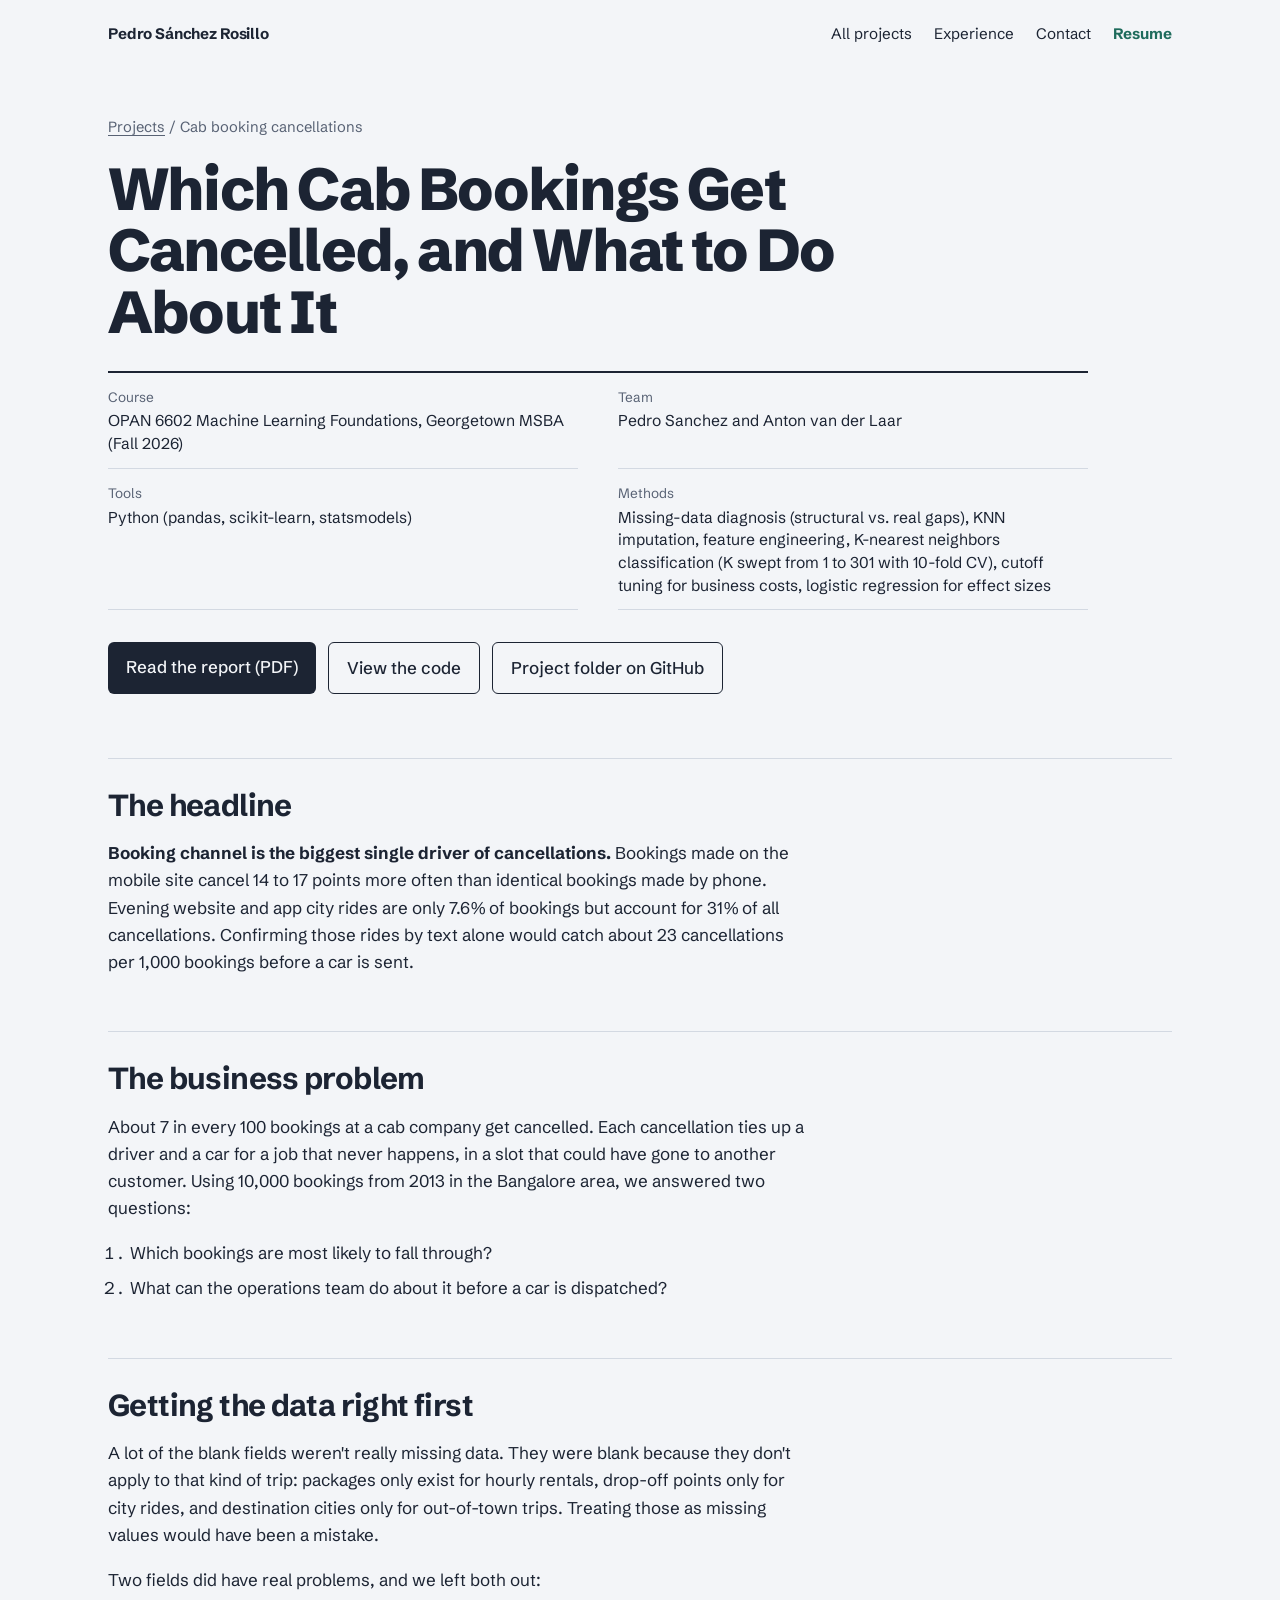
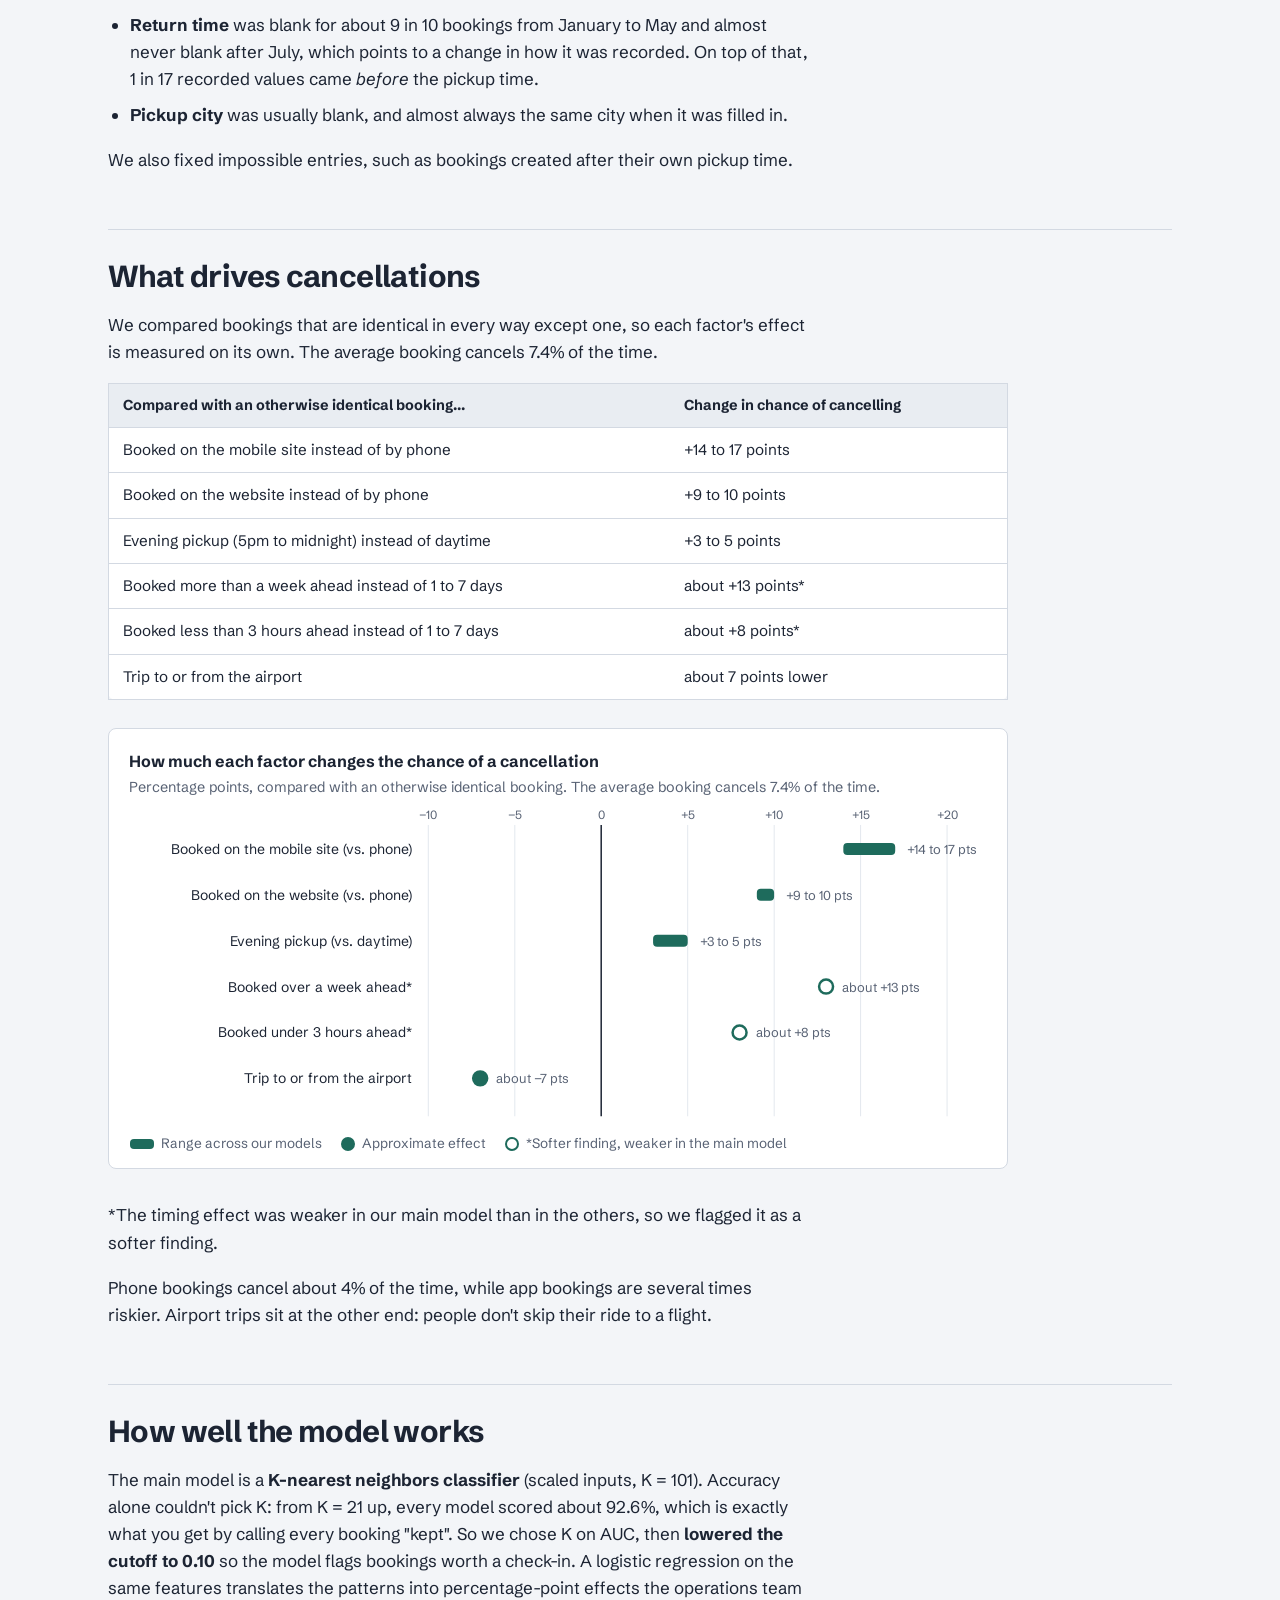
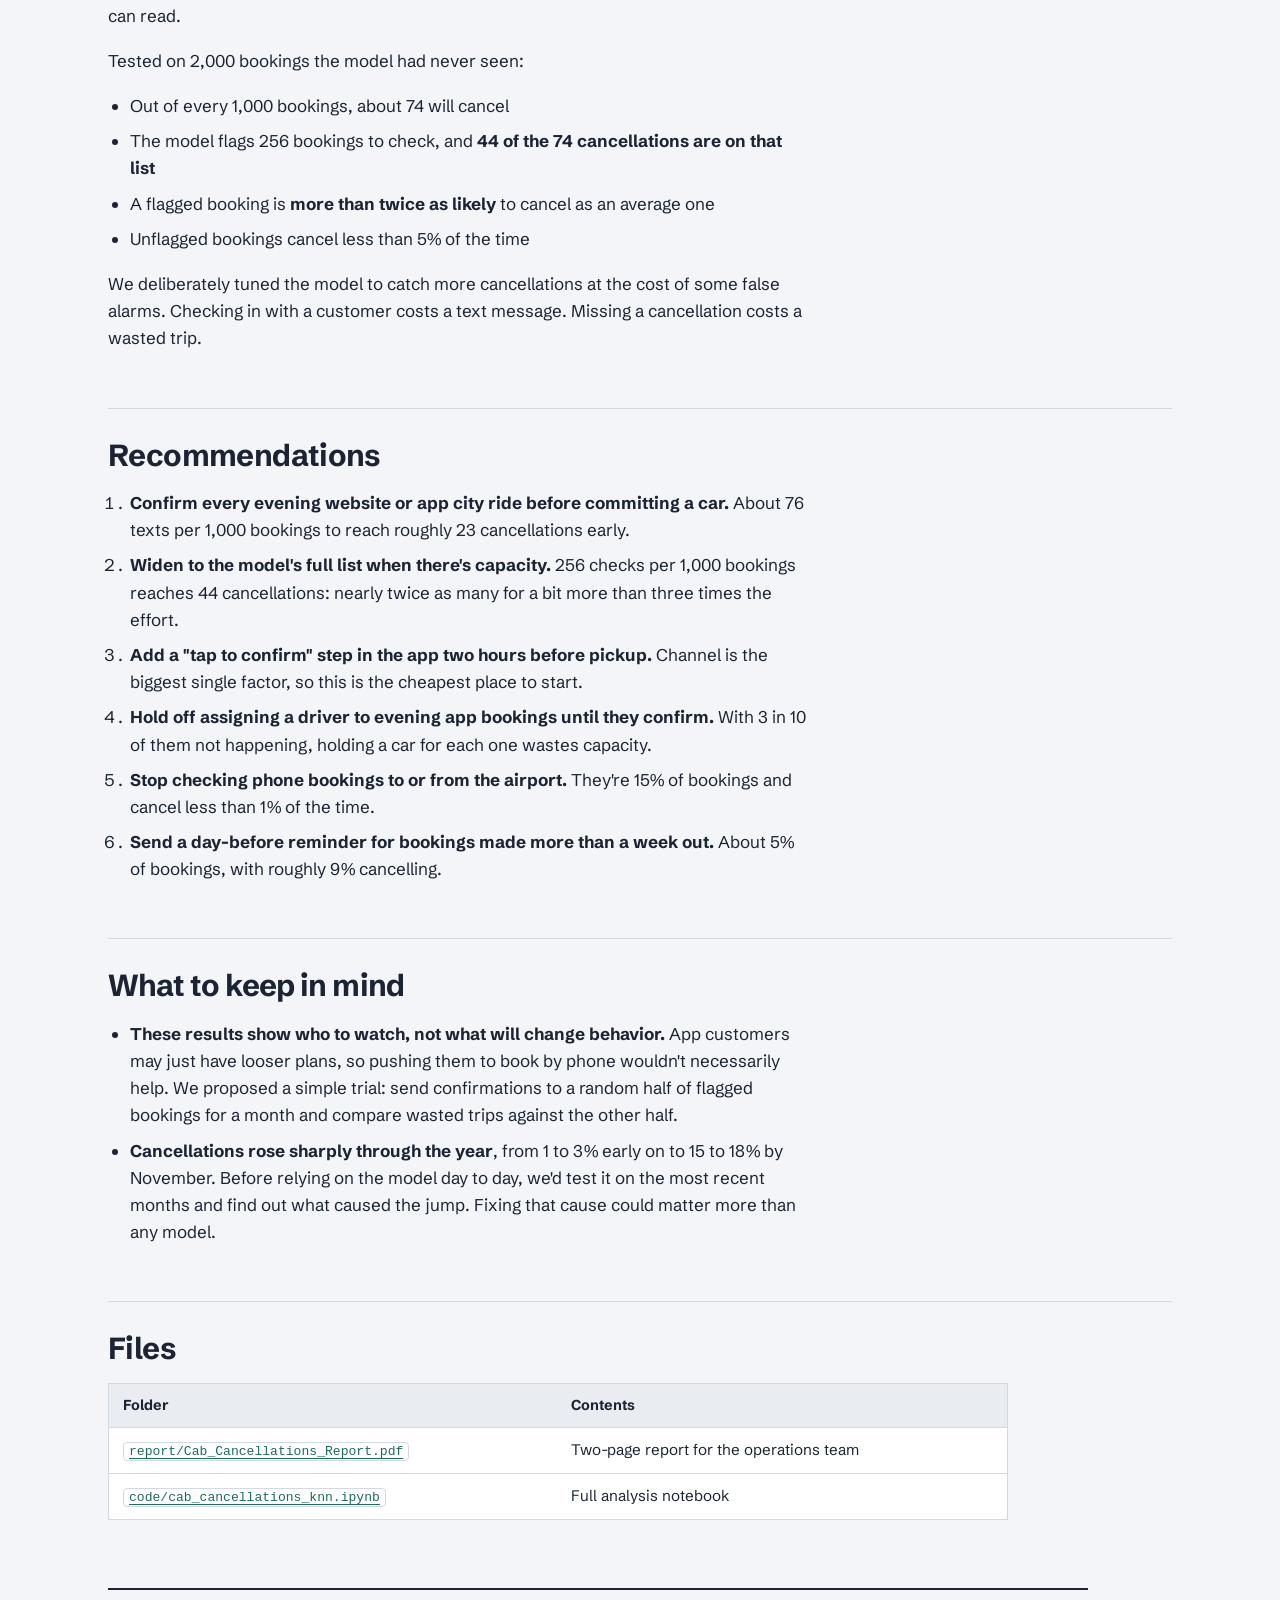
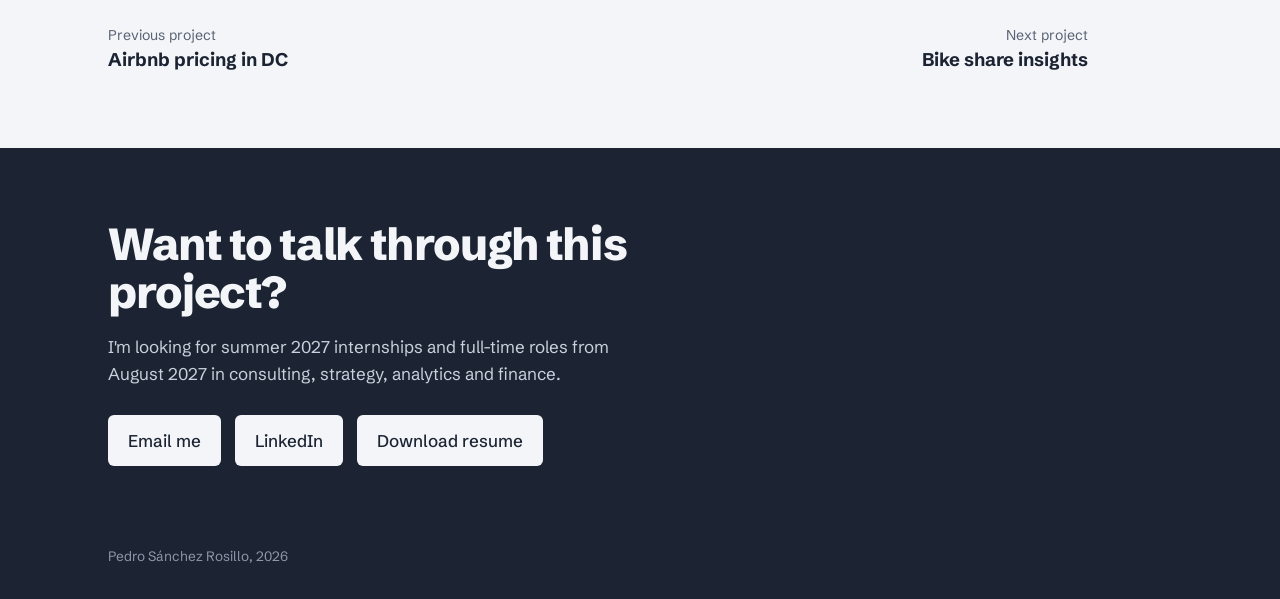
<file: projects/cab-booking-cancellations/index.html>
<!DOCTYPE html>
<html lang="en">
<head>
<meta charset="utf-8">
<meta name="viewport" content="width=device-width, initial-scale=1">
<title>Which Cab Bookings Get Cancelled, and What to Do About It | Pedro Sánchez Rosillo</title>
<meta name="description" content="Evening app and web rides are 7.6% of bookings but 31% of cancellations; a cost-tuned KNN catches 44 of every 74.">
<meta property="og:type" content="article">
<meta property="og:title" content="Which Cab Bookings Get Cancelled, and What to Do About It">
<meta property="og:description" content="Evening app and web rides are 7.6% of bookings but 31% of cancellations; a cost-tuned KNN catches 44 of every 74.">
<meta property="og:url" content="https://pedrosrsanto.github.io/msba-portfolio/projects/cab-booking-cancellations/">
<meta property="og:image" content="https://pedrosrsanto.github.io/msba-portfolio/og-card.png">
<meta name="twitter:card" content="summary_large_image">
<link rel="icon" href="data:image/svg+xml,%3Csvg xmlns='http://www.w3.org/2000/svg' viewBox='0 0 64 64'%3E%3Crect width='64' height='64' rx='12' fill='%231C2433'/%3E%3Ctext x='32' y='42' font-family='Arial,sans-serif' font-size='28' font-weight='700' fill='%23F3F5F8' text-anchor='middle'%3EPS%3C/text%3E%3C/svg%3E">
<link rel="preconnect" href="https://fonts.googleapis.com">
<link rel="preconnect" href="https://fonts.gstatic.com" crossorigin>
<link href="https://fonts.googleapis.com/css2?family=Schibsted+Grotesk:ital,wght@0,400;0,500;0,700;0,800;1,400&display=swap" rel="stylesheet">
<link rel="stylesheet" href="../case.css">
</head>
<body>

<header class="wrap top">
  <a class="mark" href="../../">Pedro Sánchez Rosillo</a>
  <nav aria-label="Main">
    <a href="../../#projects">All projects</a>
    <a href="../../#experience">Experience</a>
    <a href="../../#contact">Contact</a>
    <a class="nav-cv" href="../../Pedro_Sanchez_Rosillo_Resume.pdf">Resume</a>
  </nav>
</header>

<main>
  <div class="wrap case-head">
    <p class="crumb"><a href="../../#projects">Projects</a> / Cab booking cancellations</p>
    <h1>Which Cab Bookings Get Cancelled, and What to Do About It</h1>
    
    <dl class="meta">
<div><dt>Course</dt><dd>OPAN 6602 Machine Learning Foundations, Georgetown MSBA (Fall 2026)</dd></div>
<div><dt>Team</dt><dd>Pedro Sanchez and Anton van der Laar</dd></div>
<div><dt>Tools</dt><dd>Python (pandas, scikit-learn, statsmodels)</dd></div>
<div><dt>Methods</dt><dd>Missing-data diagnosis (structural vs. real gaps), KNN imputation, feature engineering, K-nearest neighbors classification (K swept from 1 to 301 with 10-fold CV), cutoff tuning for business costs, logistic regression for effect sizes</dd></div>
    </dl>
    <p class="actions"><a class="btn" href="report/Cab_Cancellations_Report.pdf">Read the report (PDF)</a> <a class="btn btn-ghost" href="https://github.com/Pedrosrsanto/msba-portfolio/tree/main/projects/cab-booking-cancellations/code">View the code</a> <a class="btn btn-ghost" href="https://github.com/Pedrosrsanto/msba-portfolio/tree/main/projects/cab-booking-cancellations">Project folder on GitHub</a></p>
  </div>

  <article class="wrap case-body">
<h2>The headline</h2>
<p><strong>Booking channel is the biggest single driver of cancellations.</strong> Bookings made on the mobile site cancel 14 to 17 points more often than identical bookings made by phone. Evening website and app city rides are only 7.6% of bookings but account for 31% of all cancellations. Confirming those rides by text alone would catch about 23 cancellations per 1,000 bookings before a car is sent.</p>
<h2>The business problem</h2>
<p>About 7 in every 100 bookings at a cab company get cancelled. Each cancellation ties up a driver and a car for a job that never happens, in a slot that could have gone to another customer. Using 10,000 bookings from 2013 in the Bangalore area, we answered two questions:</p>
<ol>
<li>Which bookings are most likely to fall through?</li>
<li>What can the operations team do about it before a car is dispatched?</li>
</ol>
<h2>Getting the data right first</h2>
<p>A lot of the blank fields weren't really missing data. They were blank because they don't apply to that kind of trip: packages only exist for hourly rentals, drop-off points only for city rides, and destination cities only for out-of-town trips. Treating those as missing values would have been a mistake.</p>
<p>Two fields did have real problems, and we left both out:</p>
<ul>
<li><strong>Return time</strong> was blank for about 9 in 10 bookings from January to May and almost never blank after July, which points to a change in how it was recorded. On top of that, 1 in 17 recorded values came <em>before</em> the pickup time.</li>
<li><strong>Pickup city</strong> was usually blank, and almost always the same city when it was filled in.</li>
</ul>
<p>We also fixed impossible entries, such as bookings created after their own pickup time.</p>
<h2>What drives cancellations</h2>
<p>We compared bookings that are identical in every way except one, so each factor's effect is measured on its own. The average booking cancels 7.4% of the time.</p>
<div class="table-wrap"><table>
<thead>
<tr>
<th>Compared with an otherwise identical booking...</th>
<th>Change in chance of cancelling</th>
</tr>
</thead>
<tbody>
<tr>
<td>Booked on the mobile site instead of by phone</td>
<td>+14 to 17 points</td>
</tr>
<tr>
<td>Booked on the website instead of by phone</td>
<td>+9 to 10 points</td>
</tr>
<tr>
<td>Evening pickup (5pm to midnight) instead of daytime</td>
<td>+3 to 5 points</td>
</tr>
<tr>
<td>Booked more than a week ahead instead of 1 to 7 days</td>
<td>about +13 points*</td>
</tr>
<tr>
<td>Booked less than 3 hours ahead instead of 1 to 7 days</td>
<td>about +8 points*</td>
</tr>
<tr>
<td>Trip to or from the airport</td>
<td>about 7 points lower</td>
</tr>
</tbody>
</table></div>
<div class="chart"><h4>How much each factor changes the chance of a cancellation</h4><p class="sub">Percentage points, compared with an otherwise identical booking. The average booking cancels 7.4% of the time.</p><div class="plot plot-wide"><svg viewBox="0 0 860 314" role="img" aria-labelledby="cab-t cab-d" font-family="inherit"><title id="cab-t">Change in the chance a booking is cancelled</title><desc id="cab-d">Mobile site bookings +14 to 17 points versus phone; website +9 to 10; evening pickup +3 to 5; booked over a week ahead about +13; booked under 3 hours ahead about +8; airport trips about 7 points lower.</desc><line x1="300.0" y1="14" x2="300.0" y2="306" stroke="#E3E8EE" stroke-width="1"/><text x="300.0" y="8" font-size="12" fill="#586274" text-anchor="middle">−10</text><line x1="386.7" y1="14" x2="386.7" y2="306" stroke="#E3E8EE" stroke-width="1"/><text x="386.7" y="8" font-size="12" fill="#586274" text-anchor="middle">−5</text><line x1="473.3" y1="14" x2="473.3" y2="306" stroke="#1C2433" stroke-width="1.5"/><text x="473.3" y="8" font-size="12" fill="#586274" text-anchor="middle">0</text><line x1="560.0" y1="14" x2="560.0" y2="306" stroke="#E3E8EE" stroke-width="1"/><text x="560.0" y="8" font-size="12" fill="#586274" text-anchor="middle">+5</text><line x1="646.7" y1="14" x2="646.7" y2="306" stroke="#E3E8EE" stroke-width="1"/><text x="646.7" y="8" font-size="12" fill="#586274" text-anchor="middle">+10</text><line x1="733.3" y1="14" x2="733.3" y2="306" stroke="#E3E8EE" stroke-width="1"/><text x="733.3" y="8" font-size="12" fill="#586274" text-anchor="middle">+15</text><line x1="820.0" y1="14" x2="820.0" y2="306" stroke="#E3E8EE" stroke-width="1"/><text x="820.0" y="8" font-size="12" fill="#586274" text-anchor="middle">+20</text><text x="284" y="43" font-size="14" fill="#1C2433" text-anchor="end">Booked on the mobile site (vs. phone)</text><rect class="bar" x="716.0" y="32" width="52.0" height="12" rx="4" fill="#1E6B5C"><title>Booked on the mobile site (vs. phone): +14 to 17 pts</title></rect><text x="780.0" y="43" font-size="13" fill="#586274">+14 to 17 pts</text><text x="284" y="89" font-size="14" fill="#1C2433" text-anchor="end">Booked on the website (vs. phone)</text><rect class="bar" x="629.3" y="78" width="17.3" height="12" rx="4" fill="#1E6B5C"><title>Booked on the website (vs. phone): +9 to 10 pts</title></rect><text x="658.7" y="89" font-size="13" fill="#586274">+9 to 10 pts</text><text x="284" y="135" font-size="14" fill="#1C2433" text-anchor="end">Evening pickup (vs. daytime)</text><rect class="bar" x="525.3" y="124" width="34.7" height="12" rx="4" fill="#1E6B5C"><title>Evening pickup (vs. daytime): +3 to 5 pts</title></rect><text x="572.0" y="135" font-size="13" fill="#586274">+3 to 5 pts</text><text x="284" y="181" font-size="14" fill="#1C2433" text-anchor="end">Booked over a week ahead*</text><circle class="dot" cx="698.7" cy="176" r="7" fill="#FFFFFF" stroke="#1E6B5C" stroke-width="2.5"><title>Booked over a week ahead*: about +13 pts</title></circle><text x="714.7" y="181" font-size="13" fill="#586274">about +13 pts</text><text x="284" y="227" font-size="14" fill="#1C2433" text-anchor="end">Booked under 3 hours ahead*</text><circle class="dot" cx="612.0" cy="222" r="7" fill="#FFFFFF" stroke="#1E6B5C" stroke-width="2.5"><title>Booked under 3 hours ahead*: about +8 pts</title></circle><text x="628.0" y="227" font-size="13" fill="#586274">about +8 pts</text><text x="284" y="273" font-size="14" fill="#1C2433" text-anchor="end">Trip to or from the airport</text><circle class="dot" cx="352.0" cy="268" r="7" fill="#1E6B5C" stroke="#1E6B5C" stroke-width="2.5"><title>Trip to or from the airport: about −7 pts</title></circle><text x="368.0" y="273" font-size="13" fill="#586274">about −7 pts</text></svg></div><div class="plot plot-narrow"><svg viewBox="0 0 360 384" role="img" aria-hidden="true" font-family="inherit"><line x1="12.0" y1="20" x2="12.0" y2="380" stroke="#E3E8EE" stroke-width="1"/><text x="12.0" y="14" font-size="11" fill="#586274" text-anchor="middle">−10</text><line x1="124.0" y1="20" x2="124.0" y2="380" stroke="#1C2433" stroke-width="1.5"/><text x="124.0" y="14" font-size="11" fill="#586274" text-anchor="middle">0</text><line x1="236.0" y1="20" x2="236.0" y2="380" stroke="#E3E8EE" stroke-width="1"/><text x="236.0" y="14" font-size="11" fill="#586274" text-anchor="middle">+10</text><line x1="348.0" y1="20" x2="348.0" y2="380" stroke="#E3E8EE" stroke-width="1"/><text x="348.0" y="14" font-size="11" fill="#586274" text-anchor="middle">+20</text><text x="12" y="44" font-size="13" fill="#1C2433" stroke="#FFFFFF" stroke-width="4" paint-order="stroke">Mobile site (vs. phone)</text><rect x="280.8" y="58" width="33.6" height="12" rx="4" fill="#1E6B5C"/><text x="270.8" y="68" font-size="12" fill="#586274" stroke="#FFFFFF" stroke-width="4" paint-order="stroke" font-weight="400" text-anchor="end">+14 to 17</text><text x="12" y="102" font-size="13" fill="#1C2433" stroke="#FFFFFF" stroke-width="4" paint-order="stroke">Website (vs. phone)</text><rect x="224.8" y="116" width="11.2" height="12" rx="4" fill="#1E6B5C"/><text x="244.0" y="126" font-size="12" fill="#586274" stroke="#FFFFFF" stroke-width="4" paint-order="stroke" font-weight="400" text-anchor="start">+9 to 10</text><text x="12" y="160" font-size="13" fill="#1C2433" stroke="#FFFFFF" stroke-width="4" paint-order="stroke">Evening pickup (vs. daytime)</text><rect x="157.6" y="174" width="22.4" height="12" rx="4" fill="#1E6B5C"/><text x="188.0" y="184" font-size="12" fill="#586274" stroke="#FFFFFF" stroke-width="4" paint-order="stroke" font-weight="400" text-anchor="start">+3 to 5</text><text x="12" y="218" font-size="13" fill="#1C2433" stroke="#FFFFFF" stroke-width="4" paint-order="stroke">Booked over a week ahead*</text><circle cx="269.6" cy="238" r="6" fill="#FFFFFF" stroke="#1E6B5C" stroke-width="2.5"/><text x="281.6" y="242" font-size="12" fill="#586274" stroke="#FFFFFF" stroke-width="4" paint-order="stroke" font-weight="400" text-anchor="start">about +13</text><text x="12" y="276" font-size="13" fill="#1C2433" stroke="#FFFFFF" stroke-width="4" paint-order="stroke">Booked under 3 hours ahead*</text><circle cx="213.6" cy="296" r="6" fill="#FFFFFF" stroke="#1E6B5C" stroke-width="2.5"/><text x="225.6" y="300" font-size="12" fill="#586274" stroke="#FFFFFF" stroke-width="4" paint-order="stroke" font-weight="400" text-anchor="start">about +8</text><text x="12" y="334" font-size="13" fill="#1C2433" stroke="#FFFFFF" stroke-width="4" paint-order="stroke">Airport trip</text><circle cx="45.6" cy="354" r="6" fill="#1E6B5C" stroke="#1E6B5C" stroke-width="2.5"/><text x="57.6" y="358" font-size="12" fill="#586274" stroke="#FFFFFF" stroke-width="4" paint-order="stroke" font-weight="400" text-anchor="start">about −7</text></svg></div><p class="key"><span><svg width="26" height="12"><rect x="1" y="1" width="24" height="10" rx="4" fill="#1E6B5C"/></svg>Range across our models</span><span><svg width="16" height="16"><circle cx="8" cy="8" r="6" fill="#1E6B5C" stroke="#1E6B5C" stroke-width="2"/></svg>Approximate effect</span><span><svg width="16" height="16"><circle cx="8" cy="8" r="6" fill="#fff" stroke="#1E6B5C" stroke-width="2"/></svg>*Softer finding, weaker in the main model</span></p></div>
<p>*The timing effect was weaker in our main model than in the others, so we flagged it as a softer finding.</p>
<p>Phone bookings cancel about 4% of the time, while app bookings are several times riskier. Airport trips sit at the other end: people don't skip their ride to a flight.</p>
<h2>How well the model works</h2>
<p>The main model is a <strong>K-nearest neighbors classifier</strong> (scaled inputs, K = 101). Accuracy alone couldn't pick K: from K = 21 up, every model scored about 92.6%, which is exactly what you get by calling every booking "kept". So we chose K on AUC, then <strong>lowered the cutoff to 0.10</strong> so the model flags bookings worth a check-in. A logistic regression on the same features translates the patterns into percentage-point effects the operations team can read.</p>
<p>Tested on 2,000 bookings the model had never seen:</p>
<ul>
<li>Out of every 1,000 bookings, about 74 will cancel</li>
<li>The model flags 256 bookings to check, and <strong>44 of the 74 cancellations are on that list</strong></li>
<li>A flagged booking is <strong>more than twice as likely</strong> to cancel as an average one</li>
<li>Unflagged bookings cancel less than 5% of the time</li>
</ul>
<p>We deliberately tuned the model to catch more cancellations at the cost of some false alarms. Checking in with a customer costs a text message. Missing a cancellation costs a wasted trip.</p>
<h2>Recommendations</h2>
<ol>
<li><strong>Confirm every evening website or app city ride before committing a car.</strong> About 76 texts per 1,000 bookings to reach roughly 23 cancellations early.</li>
<li><strong>Widen to the model's full list when there's capacity.</strong> 256 checks per 1,000 bookings reaches 44 cancellations: nearly twice as many for a bit more than three times the effort.</li>
<li><strong>Add a "tap to confirm" step in the app two hours before pickup.</strong> Channel is the biggest single factor, so this is the cheapest place to start.</li>
<li><strong>Hold off assigning a driver to evening app bookings until they confirm.</strong> With 3 in 10 of them not happening, holding a car for each one wastes capacity.</li>
<li><strong>Stop checking phone bookings to or from the airport.</strong> They're 15% of bookings and cancel less than 1% of the time.</li>
<li><strong>Send a day-before reminder for bookings made more than a week out.</strong> About 5% of bookings, with roughly 9% cancelling.</li>
</ol>
<h2>What to keep in mind</h2>
<ul>
<li><strong>These results show who to watch, not what will change behavior.</strong> App customers may just have looser plans, so pushing them to book by phone wouldn't necessarily help. We proposed a simple trial: send confirmations to a random half of flagged bookings for a month and compare wasted trips against the other half.</li>
<li><strong>Cancellations rose sharply through the year</strong>, from 1 to 3% early on to 15 to 18% by November. Before relying on the model day to day, we'd test it on the most recent months and find out what caused the jump. Fixing that cause could matter more than any model.</li>
</ul>
<h2>Files</h2>
<div class="table-wrap"><table>
<thead>
<tr>
<th>Folder</th>
<th>Contents</th>
</tr>
</thead>
<tbody>
<tr>
<td><a href="report/Cab_Cancellations_Report.pdf"><code>report/Cab_Cancellations_Report.pdf</code></a></td>
<td>Two-page report for the operations team</td>
</tr>
<tr>
<td><a href="https://github.com/Pedrosrsanto/msba-portfolio/blob/main/projects/cab-booking-cancellations/code/cab_cancellations_knn.ipynb"><code>code/cab_cancellations_knn.ipynb</code></a></td>
<td>Full analysis notebook</td>
</tr>
</tbody>
</table></div>
  </article>

  <div class="wrap"><nav class="pager" aria-label="More projects"><a class="prev" href="../airbnb-dc-pricing/"><span>Previous project</span>Airbnb pricing in DC</a><a class="next" href="../bike-share-tableau/"><span>Next project</span>Bike share insights</a></nav></div>

  <section class="contact">
    <div class="wrap">
      <h2>Want to talk through this project?</h2>
      <p>I'm looking for summer 2027 internships and full-time roles from August 2027 in consulting, strategy, analytics and finance.</p>
      <div class="links">
        <a href="mailto:pedrosrsanto@gmail.com">Email me</a>
        <a href="https://www.linkedin.com/in/pedro-sanchez-rosillo-661316364/">LinkedIn</a>
        <a href="../../Pedro_Sanchez_Rosillo_Resume.pdf">Download resume</a>
      </div>
    </div>
  </section>
</main>

<footer>
  <div class="wrap">Pedro Sánchez Rosillo, 2026</div>
</footer>

</body>
</html>
</file>
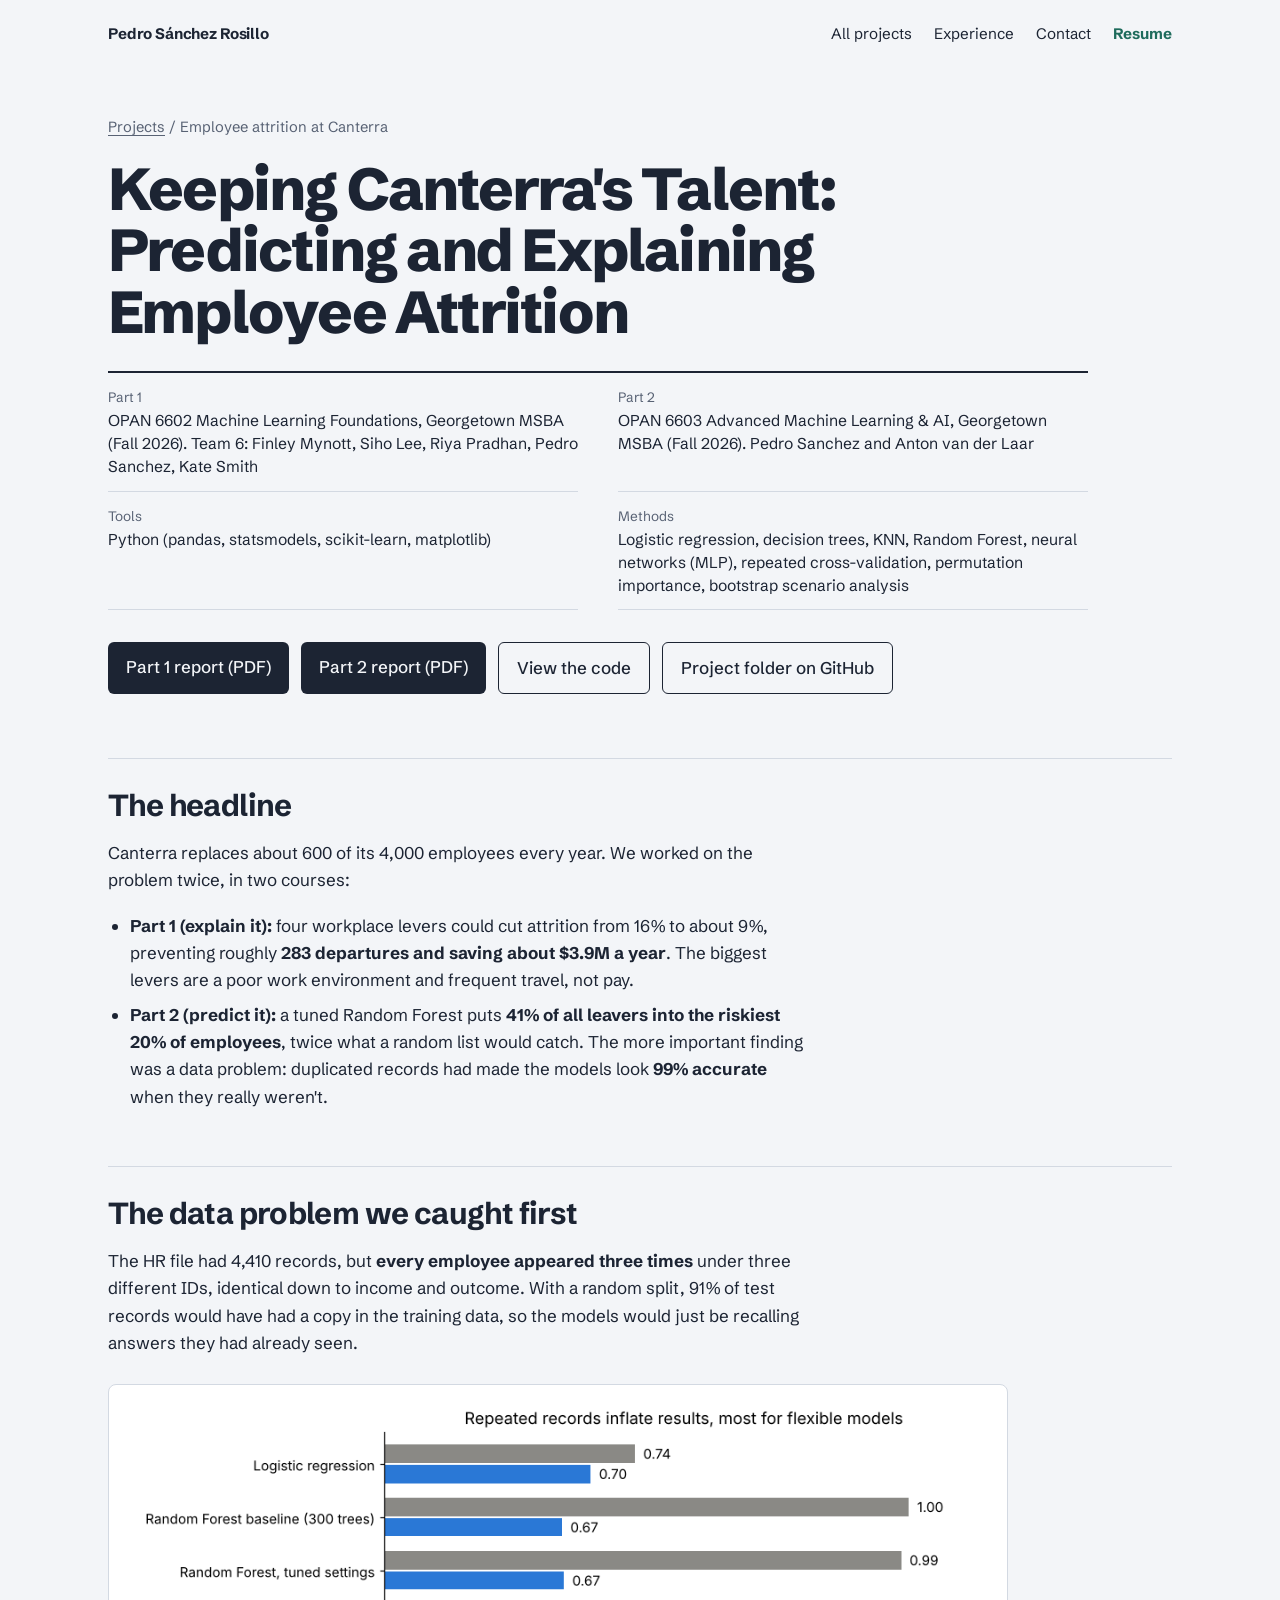
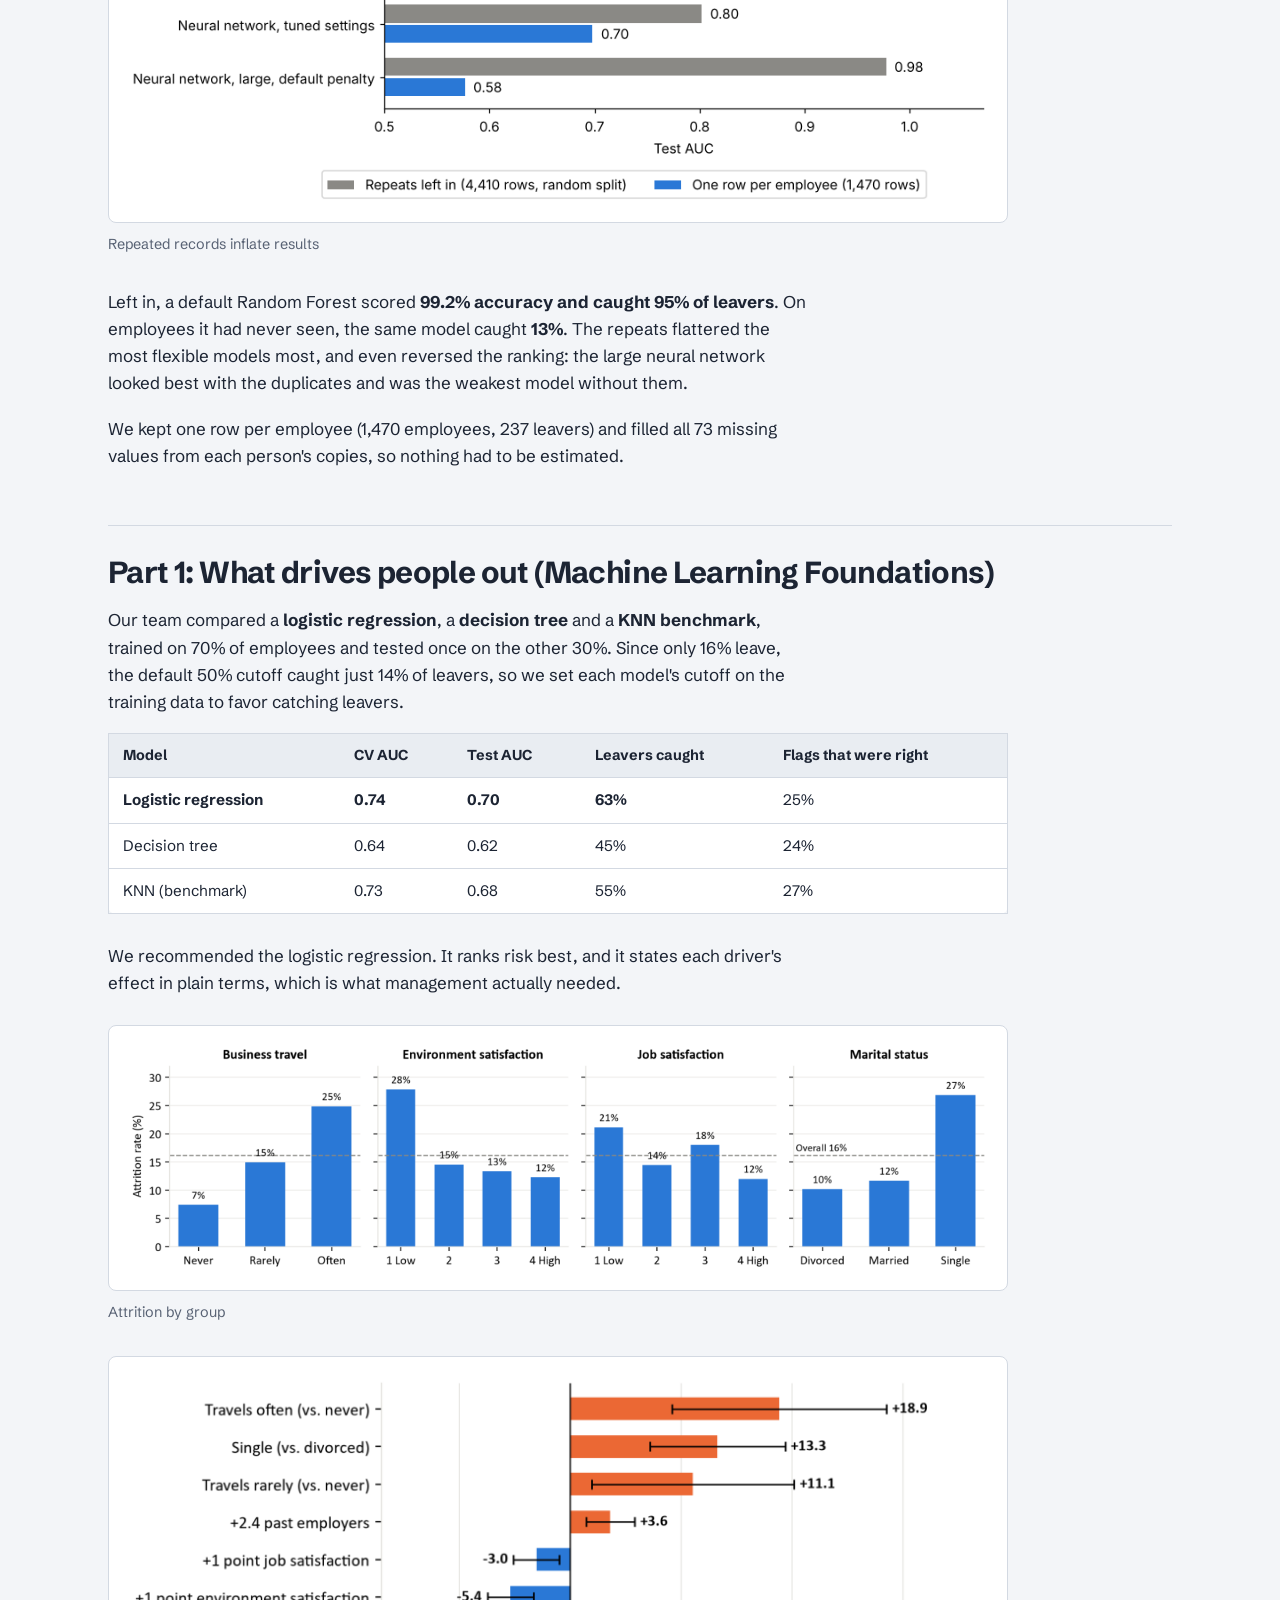
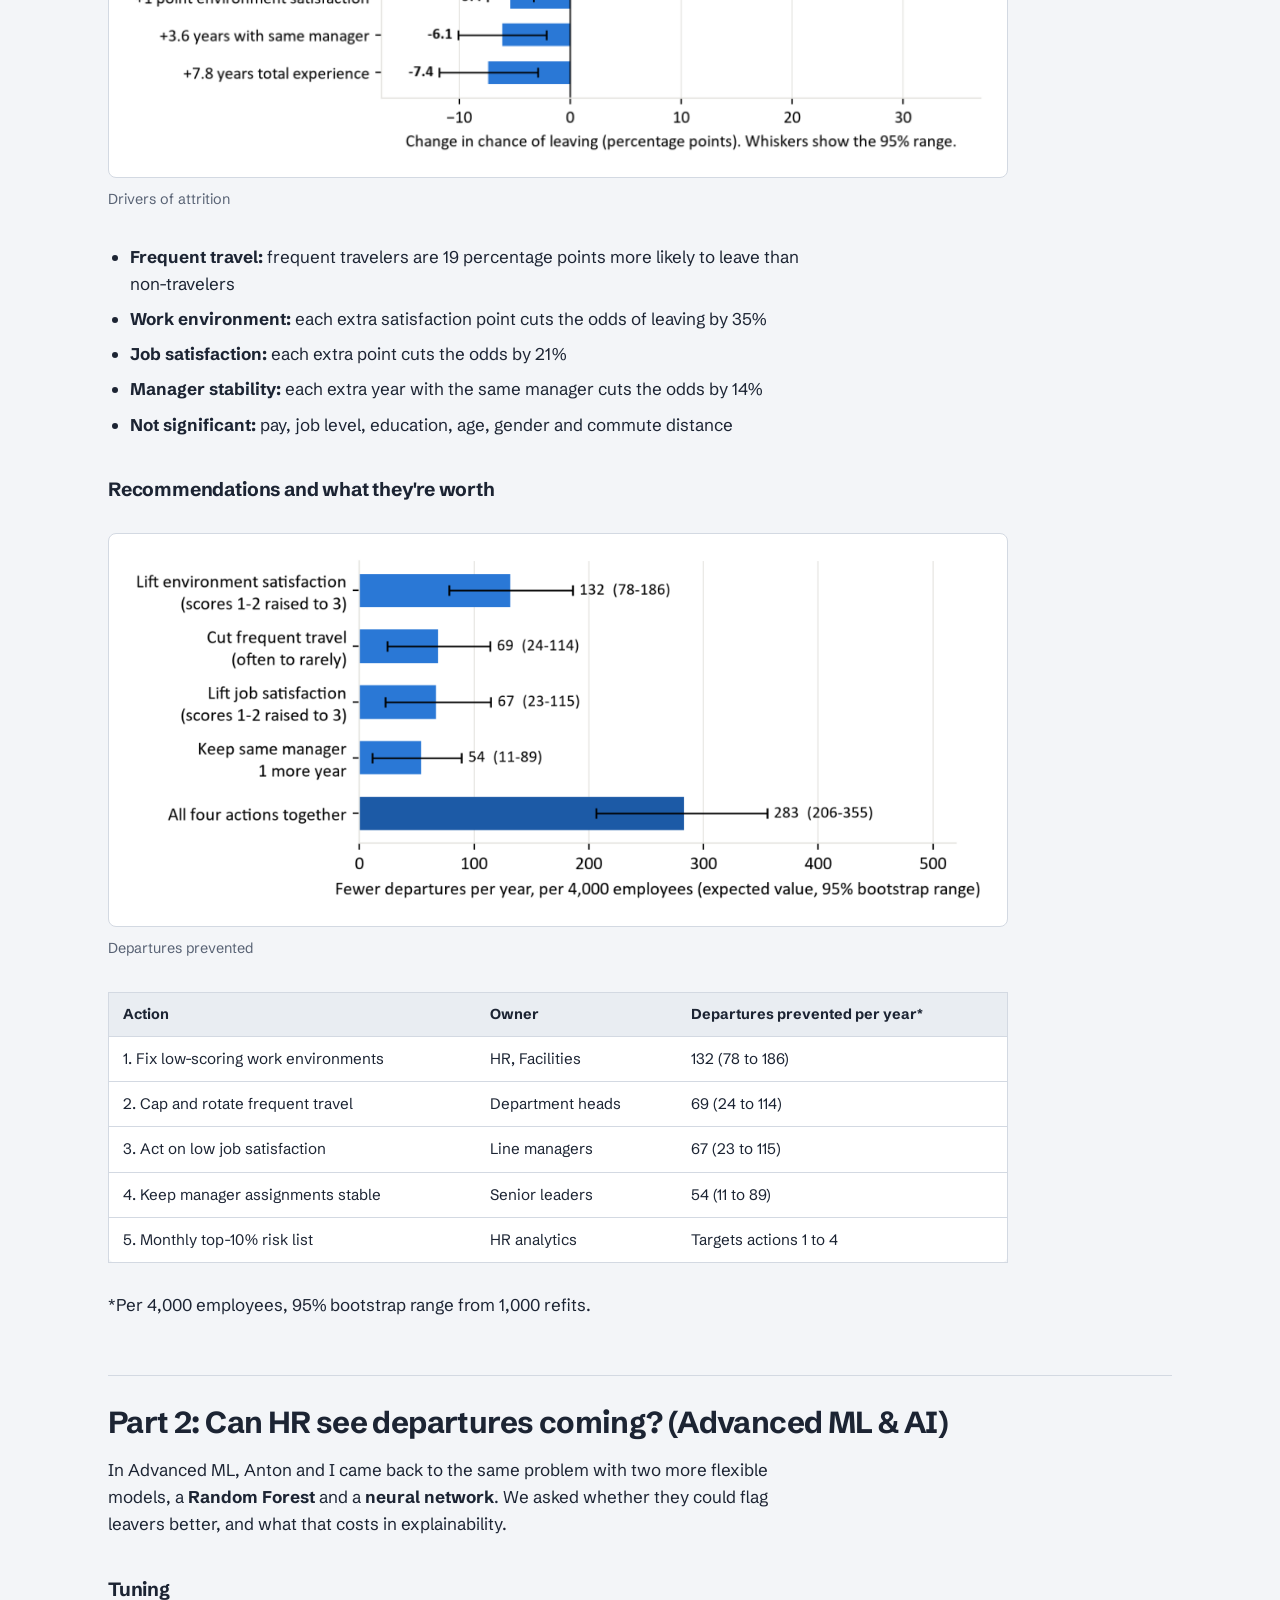
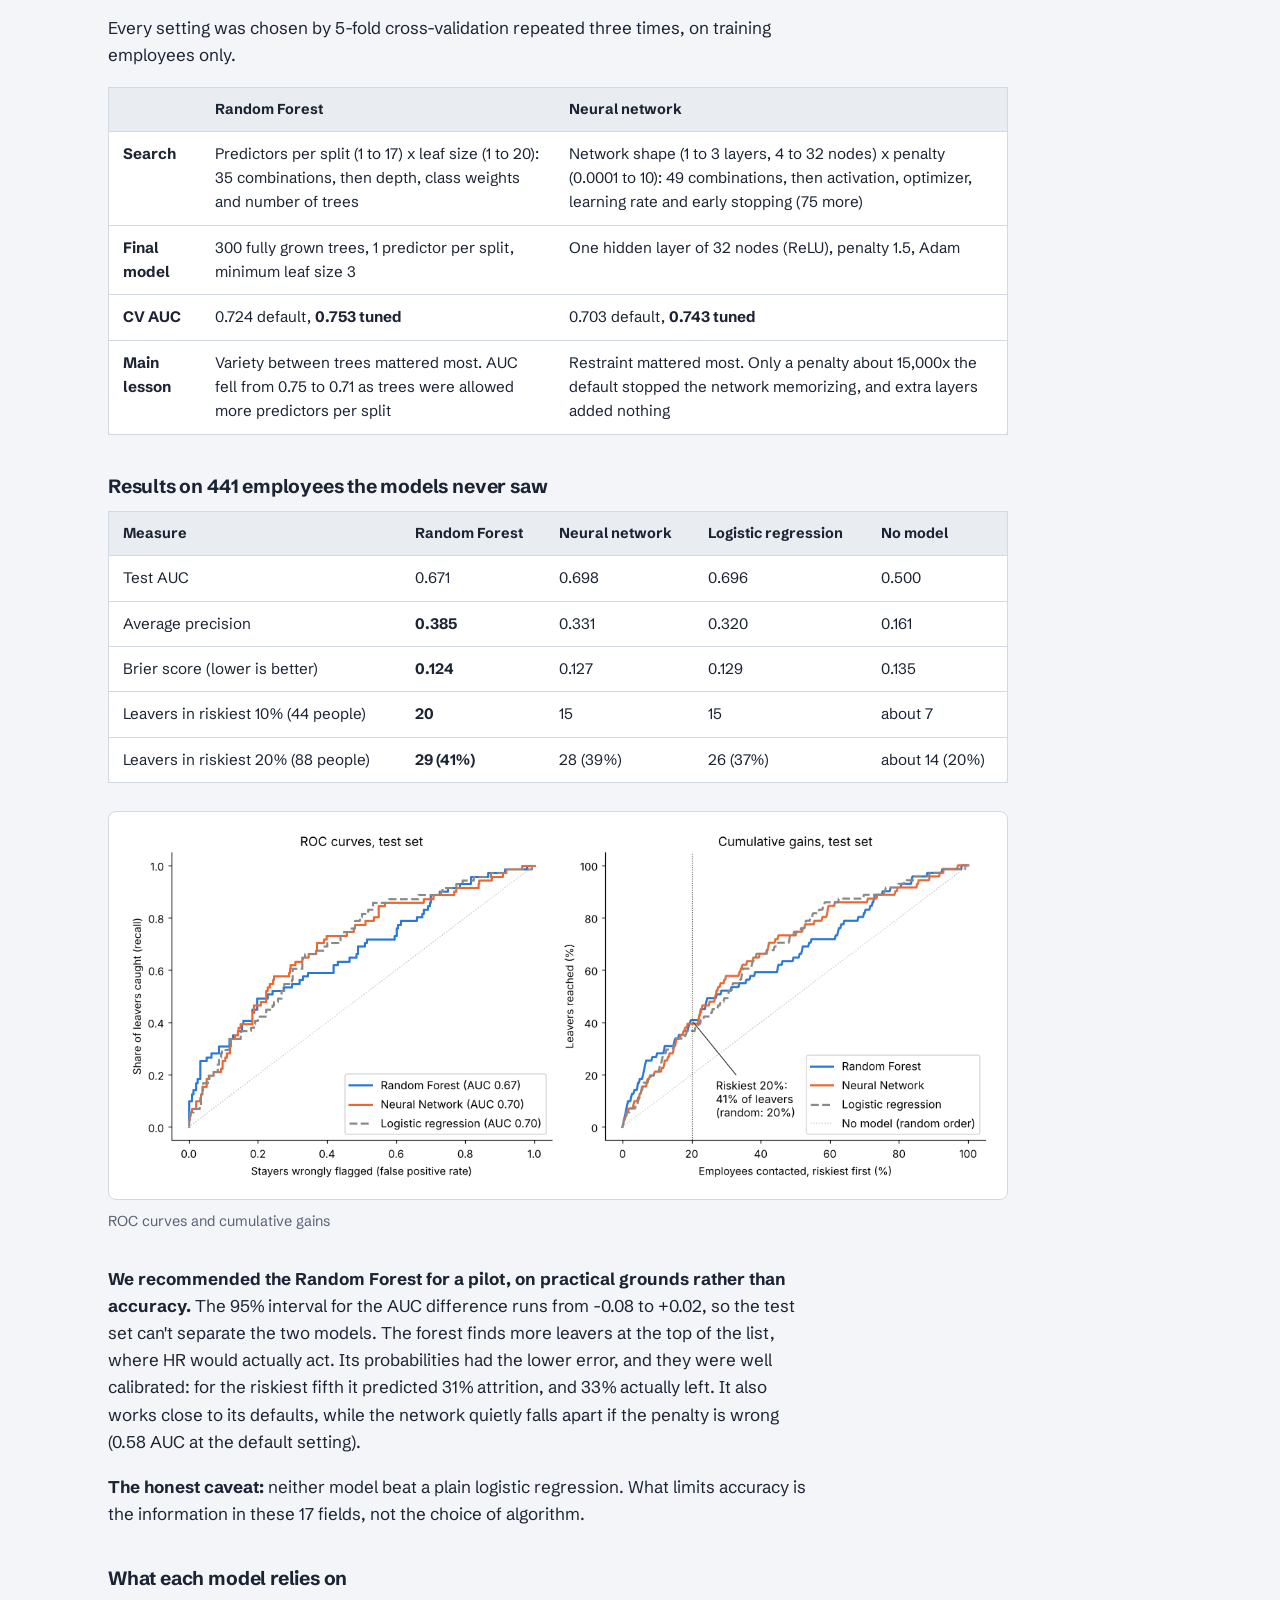
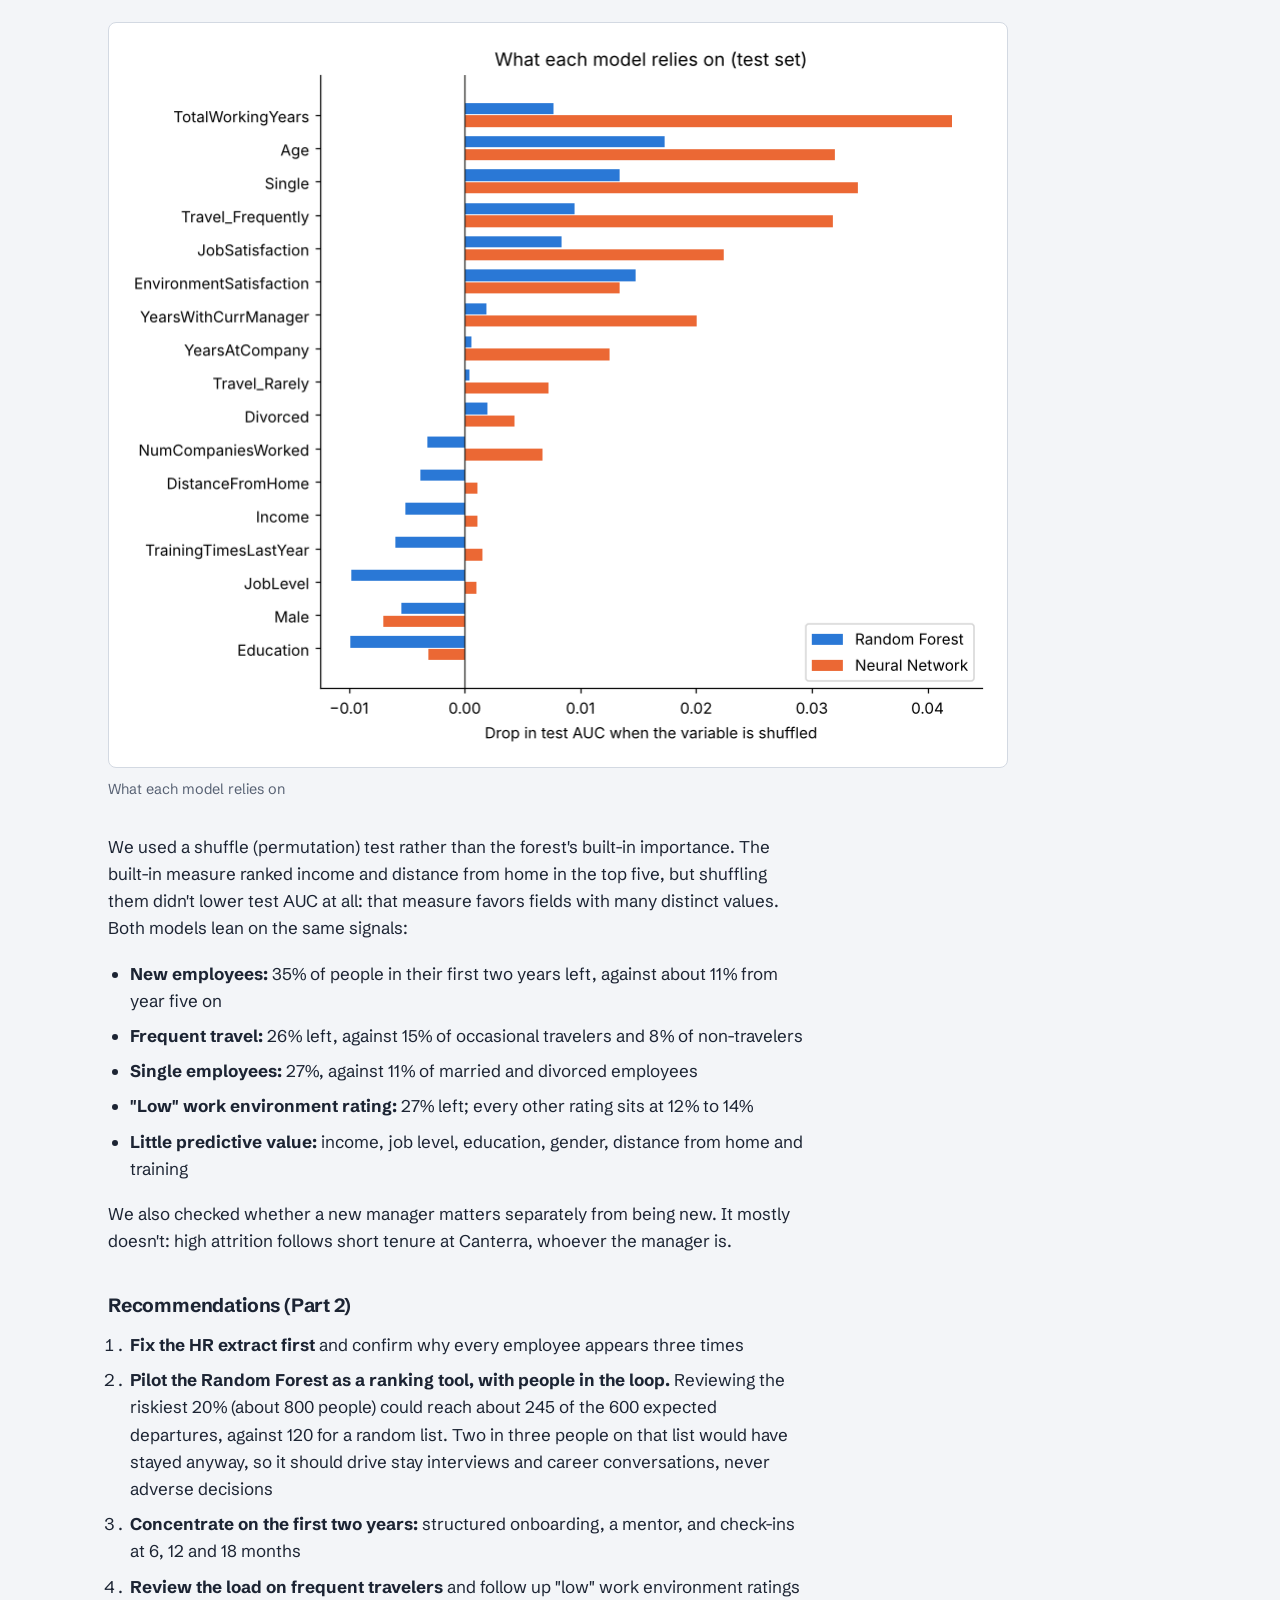
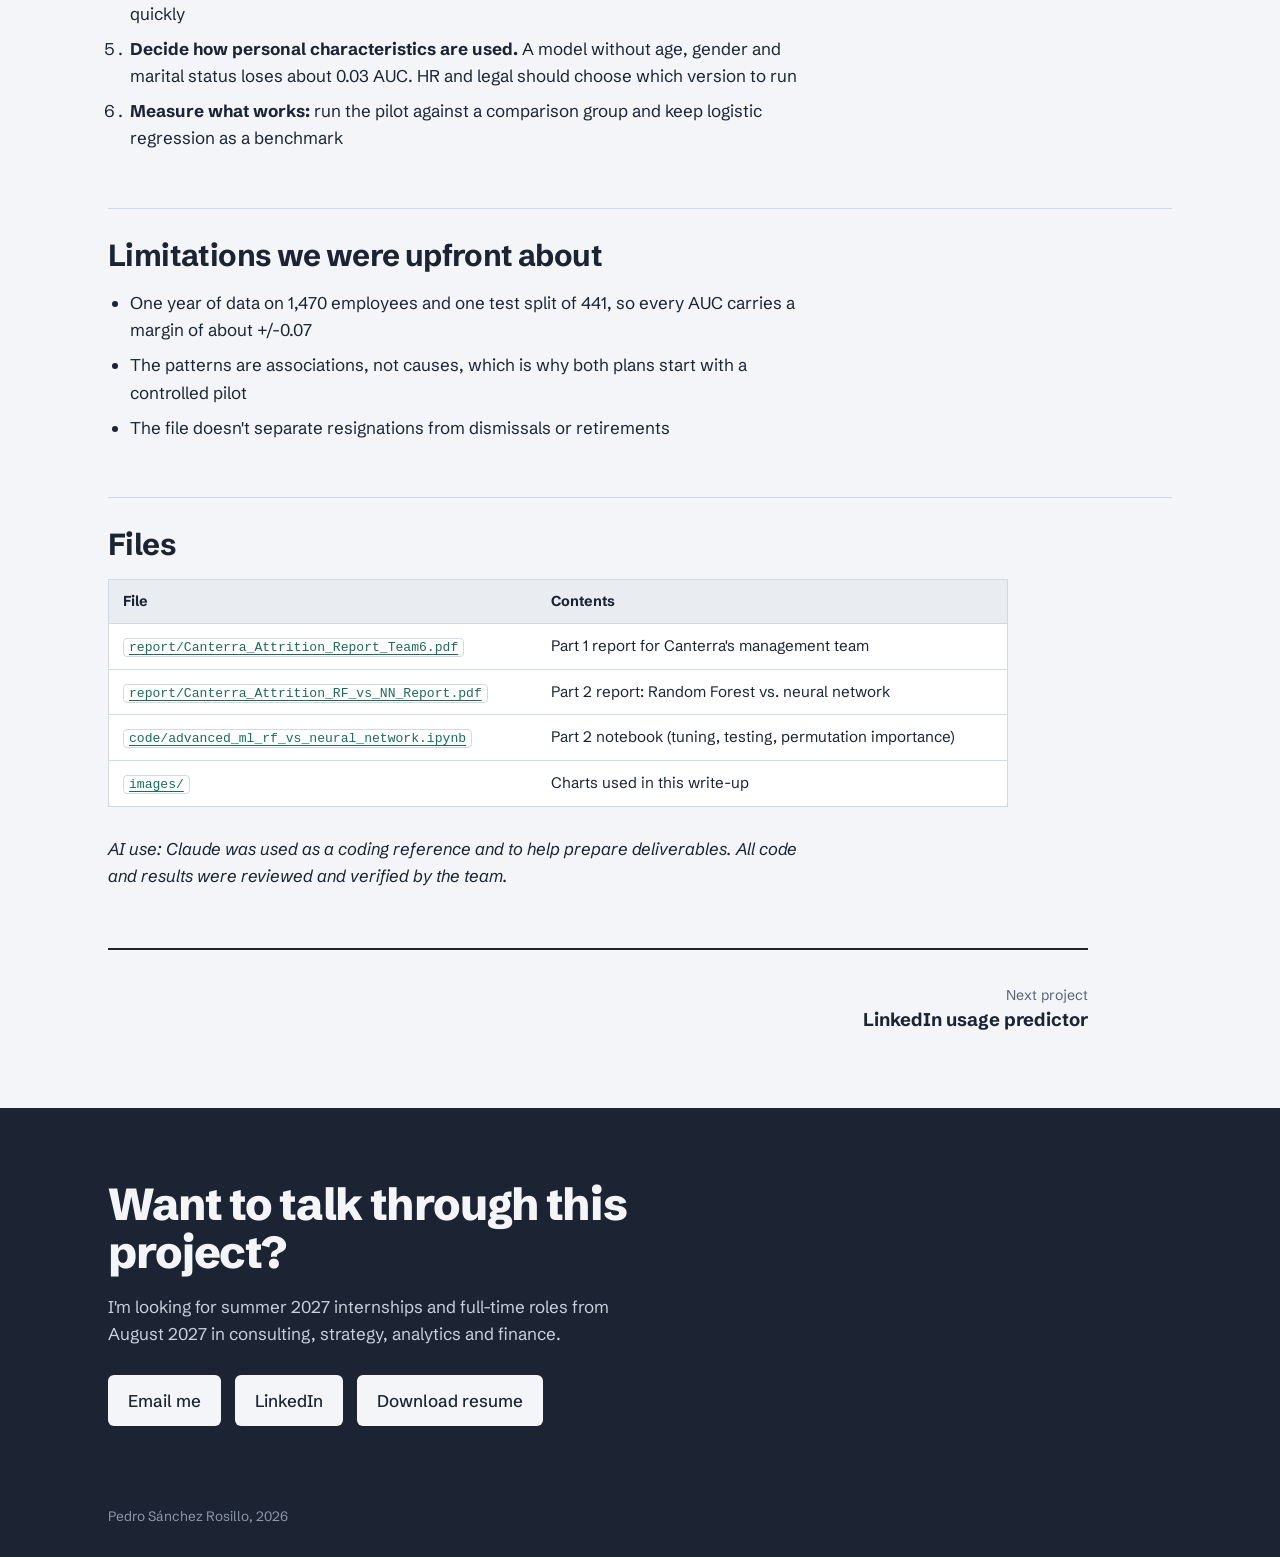
<file: projects/canterra-attrition/index.html>
<!DOCTYPE html>
<html lang="en">
<head>
<meta charset="utf-8">
<meta name="viewport" content="width=device-width, initial-scale=1">
<title>Keeping Canterra&#x27;s Talent: Predicting and Explaining Employee Attrition | Pedro Sánchez Rosillo</title>
<meta name="description" content="Duplicated HR records made our models look 99% accurate when they caught only 13% of leavers on new employees.">
<meta property="og:type" content="article">
<meta property="og:title" content="Keeping Canterra&#x27;s Talent: Predicting and Explaining Employee Attrition">
<meta property="og:description" content="Duplicated HR records made our models look 99% accurate when they caught only 13% of leavers on new employees.">
<meta property="og:url" content="https://pedrosrsanto.github.io/msba-portfolio/projects/canterra-attrition/">
<meta property="og:image" content="https://pedrosrsanto.github.io/msba-portfolio/projects/canterra-attrition/images/aml-roc-and-gains.png">
<meta name="twitter:card" content="summary_large_image">
<link rel="icon" href="data:image/svg+xml,%3Csvg xmlns='http://www.w3.org/2000/svg' viewBox='0 0 64 64'%3E%3Crect width='64' height='64' rx='12' fill='%231C2433'/%3E%3Ctext x='32' y='42' font-family='Arial,sans-serif' font-size='28' font-weight='700' fill='%23F3F5F8' text-anchor='middle'%3EPS%3C/text%3E%3C/svg%3E">
<link rel="preconnect" href="https://fonts.googleapis.com">
<link rel="preconnect" href="https://fonts.gstatic.com" crossorigin>
<link href="https://fonts.googleapis.com/css2?family=Schibsted+Grotesk:ital,wght@0,400;0,500;0,700;0,800;1,400&display=swap" rel="stylesheet">
<link rel="stylesheet" href="../case.css">
</head>
<body>

<header class="wrap top">
  <a class="mark" href="../../">Pedro Sánchez Rosillo</a>
  <nav aria-label="Main">
    <a href="../../#projects">All projects</a>
    <a href="../../#experience">Experience</a>
    <a href="../../#contact">Contact</a>
    <a class="nav-cv" href="../../Pedro_Sanchez_Rosillo_Resume.pdf">Resume</a>
  </nav>
</header>

<main>
  <div class="wrap case-head">
    <p class="crumb"><a href="../../#projects">Projects</a> / Employee attrition at Canterra</p>
    <h1>Keeping Canterra&#x27;s Talent: Predicting and Explaining Employee Attrition</h1>
    
    <dl class="meta">
<div><dt>Part 1</dt><dd>OPAN 6602 Machine Learning Foundations, Georgetown MSBA (Fall 2026). Team 6: Finley Mynott, Siho Lee, Riya Pradhan, Pedro Sanchez, Kate Smith</dd></div>
<div><dt>Part 2</dt><dd>OPAN 6603 Advanced Machine Learning &amp; AI, Georgetown MSBA (Fall 2026). Pedro Sanchez and Anton van der Laar</dd></div>
<div><dt>Tools</dt><dd>Python (pandas, statsmodels, scikit-learn, matplotlib)</dd></div>
<div><dt>Methods</dt><dd>Logistic regression, decision trees, KNN, Random Forest, neural networks (MLP), repeated cross-validation, permutation importance, bootstrap scenario analysis</dd></div>
    </dl>
    <p class="actions"><a class="btn" href="report/Canterra_Attrition_Report_Team6.pdf">Part 1 report (PDF)</a> <a class="btn" href="report/Canterra_Attrition_RF_vs_NN_Report.pdf">Part 2 report (PDF)</a> <a class="btn btn-ghost" href="https://github.com/Pedrosrsanto/msba-portfolio/tree/main/projects/canterra-attrition/code">View the code</a> <a class="btn btn-ghost" href="https://github.com/Pedrosrsanto/msba-portfolio/tree/main/projects/canterra-attrition">Project folder on GitHub</a></p>
  </div>

  <article class="wrap case-body">
<h2>The headline</h2>
<p>Canterra replaces about 600 of its 4,000 employees every year. We worked on the problem twice, in two courses:</p>
<ul>
<li><strong>Part 1 (explain it):</strong> four workplace levers could cut attrition from 16% to about 9%, preventing roughly <strong>283 departures and saving about $3.9M a year</strong>. The biggest levers are a poor work environment and frequent travel, not pay.</li>
<li><strong>Part 2 (predict it):</strong> a tuned Random Forest puts <strong>41% of all leavers into the riskiest 20% of employees</strong>, twice what a random list would catch. The more important finding was a data problem: duplicated records had made the models look <strong>99% accurate</strong> when they really weren't.</li>
</ul>
<h2>The data problem we caught first</h2>
<p>The HR file had 4,410 records, but <strong>every employee appeared three times</strong> under three different IDs, identical down to income and outcome. With a random split, 91% of test records would have had a copy in the training data, so the models would just be recalling answers they had already seen.</p>
<figure><a href="images/repeated-records-inflate-auc.png"><img src="images/repeated-records-inflate-auc.png" alt="Repeated records inflate results" width="979" height="460" decoding="async"></a><figcaption>Repeated records inflate results</figcaption></figure>
<p>Left in, a default Random Forest scored <strong>99.2% accuracy and caught 95% of leavers</strong>. On employees it had never seen, the same model caught <strong>13%</strong>. The repeats flattered the most flexible models most, and even reversed the ranking: the large neural network looked best with the duplicates and was the weakest model without them.</p>
<p>We kept one row per employee (1,470 employees, 237 leavers) and filled all 73 missing values from each person's copies, so nothing had to be estimated.</p>
<hr />
<h2>Part 1: What drives people out (Machine Learning Foundations)</h2>
<p>Our team compared a <strong>logistic regression</strong>, a <strong>decision tree</strong> and a <strong>KNN benchmark</strong>, trained on 70% of employees and tested once on the other 30%. Since only 16% leave, the default 50% cutoff caught just 14% of leavers, so we set each model's cutoff on the training data to favor catching leavers.</p>
<div class="table-wrap"><table>
<thead>
<tr>
<th>Model</th>
<th>CV AUC</th>
<th>Test AUC</th>
<th>Leavers caught</th>
<th>Flags that were right</th>
</tr>
</thead>
<tbody>
<tr>
<td><strong>Logistic regression</strong></td>
<td><strong>0.74</strong></td>
<td><strong>0.70</strong></td>
<td><strong>63%</strong></td>
<td>25%</td>
</tr>
<tr>
<td>Decision tree</td>
<td>0.64</td>
<td>0.62</td>
<td>45%</td>
<td>24%</td>
</tr>
<tr>
<td>KNN (benchmark)</td>
<td>0.73</td>
<td>0.68</td>
<td>55%</td>
<td>27%</td>
</tr>
</tbody>
</table></div>
<p>We recommended the logistic regression. It ranks risk best, and it states each driver's effect in plain terms, which is what management actually needed.</p>
<figure><a href="images/attrition-by-group.png"><img src="images/attrition-by-group.png" alt="Attrition by group" width="1113" height="303" decoding="async"></a><figcaption>Attrition by group</figcaption></figure>
<figure><a href="images/attrition-drivers.png"><img src="images/attrition-drivers.png" alt="Drivers of attrition" width="883" height="397" decoding="async"></a><figcaption>Drivers of attrition</figcaption></figure>
<ul>
<li><strong>Frequent travel:</strong> frequent travelers are 19 percentage points more likely to leave than non-travelers</li>
<li><strong>Work environment:</strong> each extra satisfaction point cuts the odds of leaving by 35%</li>
<li><strong>Job satisfaction:</strong> each extra point cuts the odds by 21%</li>
<li><strong>Manager stability:</strong> each extra year with the same manager cuts the odds by 14%</li>
<li><strong>Not significant:</strong> pay, job level, education, age, gender and commute distance</li>
</ul>
<h3>Recommendations and what they're worth</h3>
<figure><a href="images/departures-prevented.png"><img src="images/departures-prevented.png" alt="Departures prevented" width="1075" height="450" decoding="async"></a><figcaption>Departures prevented</figcaption></figure>
<div class="table-wrap"><table>
<thead>
<tr>
<th>Action</th>
<th>Owner</th>
<th>Departures prevented per year*</th>
</tr>
</thead>
<tbody>
<tr>
<td>1. Fix low-scoring work environments</td>
<td>HR, Facilities</td>
<td>132 (78 to 186)</td>
</tr>
<tr>
<td>2. Cap and rotate frequent travel</td>
<td>Department heads</td>
<td>69 (24 to 114)</td>
</tr>
<tr>
<td>3. Act on low job satisfaction</td>
<td>Line managers</td>
<td>67 (23 to 115)</td>
</tr>
<tr>
<td>4. Keep manager assignments stable</td>
<td>Senior leaders</td>
<td>54 (11 to 89)</td>
</tr>
<tr>
<td>5. Monthly top-10% risk list</td>
<td>HR analytics</td>
<td>Targets actions 1 to 4</td>
</tr>
</tbody>
</table></div>
<p>*Per 4,000 employees, 95% bootstrap range from 1,000 refits.</p>
<hr />
<h2>Part 2: Can HR see departures coming? (Advanced ML &amp; AI)</h2>
<p>In Advanced ML, Anton and I came back to the same problem with two more flexible models, a <strong>Random Forest</strong> and a <strong>neural network</strong>. We asked whether they could flag leavers better, and what that costs in explainability.</p>
<h3>Tuning</h3>
<p>Every setting was chosen by 5-fold cross-validation repeated three times, on training employees only.</p>
<div class="table-wrap"><table>
<thead>
<tr>
<th></th>
<th>Random Forest</th>
<th>Neural network</th>
</tr>
</thead>
<tbody>
<tr>
<td><strong>Search</strong></td>
<td>Predictors per split (1 to 17) x leaf size (1 to 20): 35 combinations, then depth, class weights and number of trees</td>
<td>Network shape (1 to 3 layers, 4 to 32 nodes) x penalty (0.0001 to 10): 49 combinations, then activation, optimizer, learning rate and early stopping (75 more)</td>
</tr>
<tr>
<td><strong>Final model</strong></td>
<td>300 fully grown trees, 1 predictor per split, minimum leaf size 3</td>
<td>One hidden layer of 32 nodes (ReLU), penalty 1.5, Adam</td>
</tr>
<tr>
<td><strong>CV AUC</strong></td>
<td>0.724 default, <strong>0.753 tuned</strong></td>
<td>0.703 default, <strong>0.743 tuned</strong></td>
</tr>
<tr>
<td><strong>Main lesson</strong></td>
<td>Variety between trees mattered most. AUC fell from 0.75 to 0.71 as trees were allowed more predictors per split</td>
<td>Restraint mattered most. Only a penalty about 15,000x the default stopped the network memorizing, and extra layers added nothing</td>
</tr>
</tbody>
</table></div>
<h3>Results on 441 employees the models never saw</h3>
<div class="table-wrap"><table>
<thead>
<tr>
<th>Measure</th>
<th>Random Forest</th>
<th>Neural network</th>
<th>Logistic regression</th>
<th>No model</th>
</tr>
</thead>
<tbody>
<tr>
<td>Test AUC</td>
<td>0.671</td>
<td>0.698</td>
<td>0.696</td>
<td>0.500</td>
</tr>
<tr>
<td>Average precision</td>
<td><strong>0.385</strong></td>
<td>0.331</td>
<td>0.320</td>
<td>0.161</td>
</tr>
<tr>
<td>Brier score (lower is better)</td>
<td><strong>0.124</strong></td>
<td>0.127</td>
<td>0.129</td>
<td>0.135</td>
</tr>
<tr>
<td>Leavers in riskiest 10% (44 people)</td>
<td><strong>20</strong></td>
<td>15</td>
<td>15</td>
<td>about 7</td>
</tr>
<tr>
<td>Leavers in riskiest 20% (88 people)</td>
<td><strong>29 (41%)</strong></td>
<td>28 (39%)</td>
<td>26 (37%)</td>
<td>about 14 (20%)</td>
</tr>
</tbody>
</table></div>
<figure><a href="images/aml-roc-and-gains.png"><img src="images/aml-roc-and-gains.png" alt="ROC curves and cumulative gains" width="1254" height="517" decoding="async"></a><figcaption>ROC curves and cumulative gains</figcaption></figure>
<p><strong>We recommended the Random Forest for a pilot, on practical grounds rather than accuracy.</strong> The 95% interval for the AUC difference runs from -0.08 to +0.02, so the test set can't separate the two models. The forest finds more leavers at the top of the list, where HR would actually act. Its probabilities had the lower error, and they were well calibrated: for the riskiest fifth it predicted 31% attrition, and 33% actually left. It also works close to its defaults, while the network quietly falls apart if the penalty is wrong (0.58 AUC at the default setting).</p>
<p><strong>The honest caveat:</strong> neither model beat a plain logistic regression. What limits accuracy is the information in these 17 fields, not the choice of algorithm.</p>
<h3>What each model relies on</h3>
<figure><a href="images/what-each-model-relies-on.png"><img src="images/what-each-model-relies-on.png" alt="What each model relies on" width="869" height="715" decoding="async"></a><figcaption>What each model relies on</figcaption></figure>
<p>We used a shuffle (permutation) test rather than the forest's built-in importance. The built-in measure ranked income and distance from home in the top five, but shuffling them didn't lower test AUC at all: that measure favors fields with many distinct values. Both models lean on the same signals:</p>
<ul>
<li><strong>New employees:</strong> 35% of people in their first two years left, against about 11% from year five on</li>
<li><strong>Frequent travel:</strong> 26% left, against 15% of occasional travelers and 8% of non-travelers</li>
<li><strong>Single employees:</strong> 27%, against 11% of married and divorced employees</li>
<li><strong>"Low" work environment rating:</strong> 27% left; every other rating sits at 12% to 14%</li>
<li><strong>Little predictive value:</strong> income, job level, education, gender, distance from home and training</li>
</ul>
<p>We also checked whether a new manager matters separately from being new. It mostly doesn't: high attrition follows short tenure at Canterra, whoever the manager is.</p>
<h3>Recommendations (Part 2)</h3>
<ol>
<li><strong>Fix the HR extract first</strong> and confirm why every employee appears three times</li>
<li><strong>Pilot the Random Forest as a ranking tool, with people in the loop.</strong> Reviewing the riskiest 20% (about 800 people) could reach about 245 of the 600 expected departures, against 120 for a random list. Two in three people on that list would have stayed anyway, so it should drive stay interviews and career conversations, never adverse decisions</li>
<li><strong>Concentrate on the first two years:</strong> structured onboarding, a mentor, and check-ins at 6, 12 and 18 months</li>
<li><strong>Review the load on frequent travelers</strong> and follow up "low" work environment ratings quickly</li>
<li><strong>Decide how personal characteristics are used.</strong> A model without age, gender and marital status loses about 0.03 AUC. HR and legal should choose which version to run</li>
<li><strong>Measure what works:</strong> run the pilot against a comparison group and keep logistic regression as a benchmark</li>
</ol>
<h2>Limitations we were upfront about</h2>
<ul>
<li>One year of data on 1,470 employees and one test split of 441, so every AUC carries a margin of about +/-0.07</li>
<li>The patterns are associations, not causes, which is why both plans start with a controlled pilot</li>
<li>The file doesn't separate resignations from dismissals or retirements</li>
</ul>
<h2>Files</h2>
<div class="table-wrap"><table>
<thead>
<tr>
<th>File</th>
<th>Contents</th>
</tr>
</thead>
<tbody>
<tr>
<td><a href="report/Canterra_Attrition_Report_Team6.pdf"><code>report/Canterra_Attrition_Report_Team6.pdf</code></a></td>
<td>Part 1 report for Canterra's management team</td>
</tr>
<tr>
<td><a href="report/Canterra_Attrition_RF_vs_NN_Report.pdf"><code>report/Canterra_Attrition_RF_vs_NN_Report.pdf</code></a></td>
<td>Part 2 report: Random Forest vs. neural network</td>
</tr>
<tr>
<td><a href="https://github.com/Pedrosrsanto/msba-portfolio/blob/main/projects/canterra-attrition/code/advanced_ml_rf_vs_neural_network.ipynb"><code>code/advanced_ml_rf_vs_neural_network.ipynb</code></a></td>
<td>Part 2 notebook (tuning, testing, permutation importance)</td>
</tr>
<tr>
<td><a href="https://github.com/Pedrosrsanto/msba-portfolio/tree/main/projects/canterra-attrition/images"><code>images/</code></a></td>
<td>Charts used in this write-up</td>
</tr>
</tbody>
</table></div>
<p><em>AI use: Claude was used as a coding reference and to help prepare deliverables. All code and results were reviewed and verified by the team.</em></p>
  </article>

  <div class="wrap"><nav class="pager" aria-label="More projects"><span></span><a class="next" href="../linkedin-usage-predictor/"><span>Next project</span>LinkedIn usage predictor</a></nav></div>

  <section class="contact">
    <div class="wrap">
      <h2>Want to talk through this project?</h2>
      <p>I'm looking for summer 2027 internships and full-time roles from August 2027 in consulting, strategy, analytics and finance.</p>
      <div class="links">
        <a href="mailto:pedrosrsanto@gmail.com">Email me</a>
        <a href="https://www.linkedin.com/in/pedro-sanchez-rosillo-661316364/">LinkedIn</a>
        <a href="../../Pedro_Sanchez_Rosillo_Resume.pdf">Download resume</a>
      </div>
    </div>
  </section>
</main>

<footer>
  <div class="wrap">Pedro Sánchez Rosillo, 2026</div>
</footer>

</body>
</html>
</file>
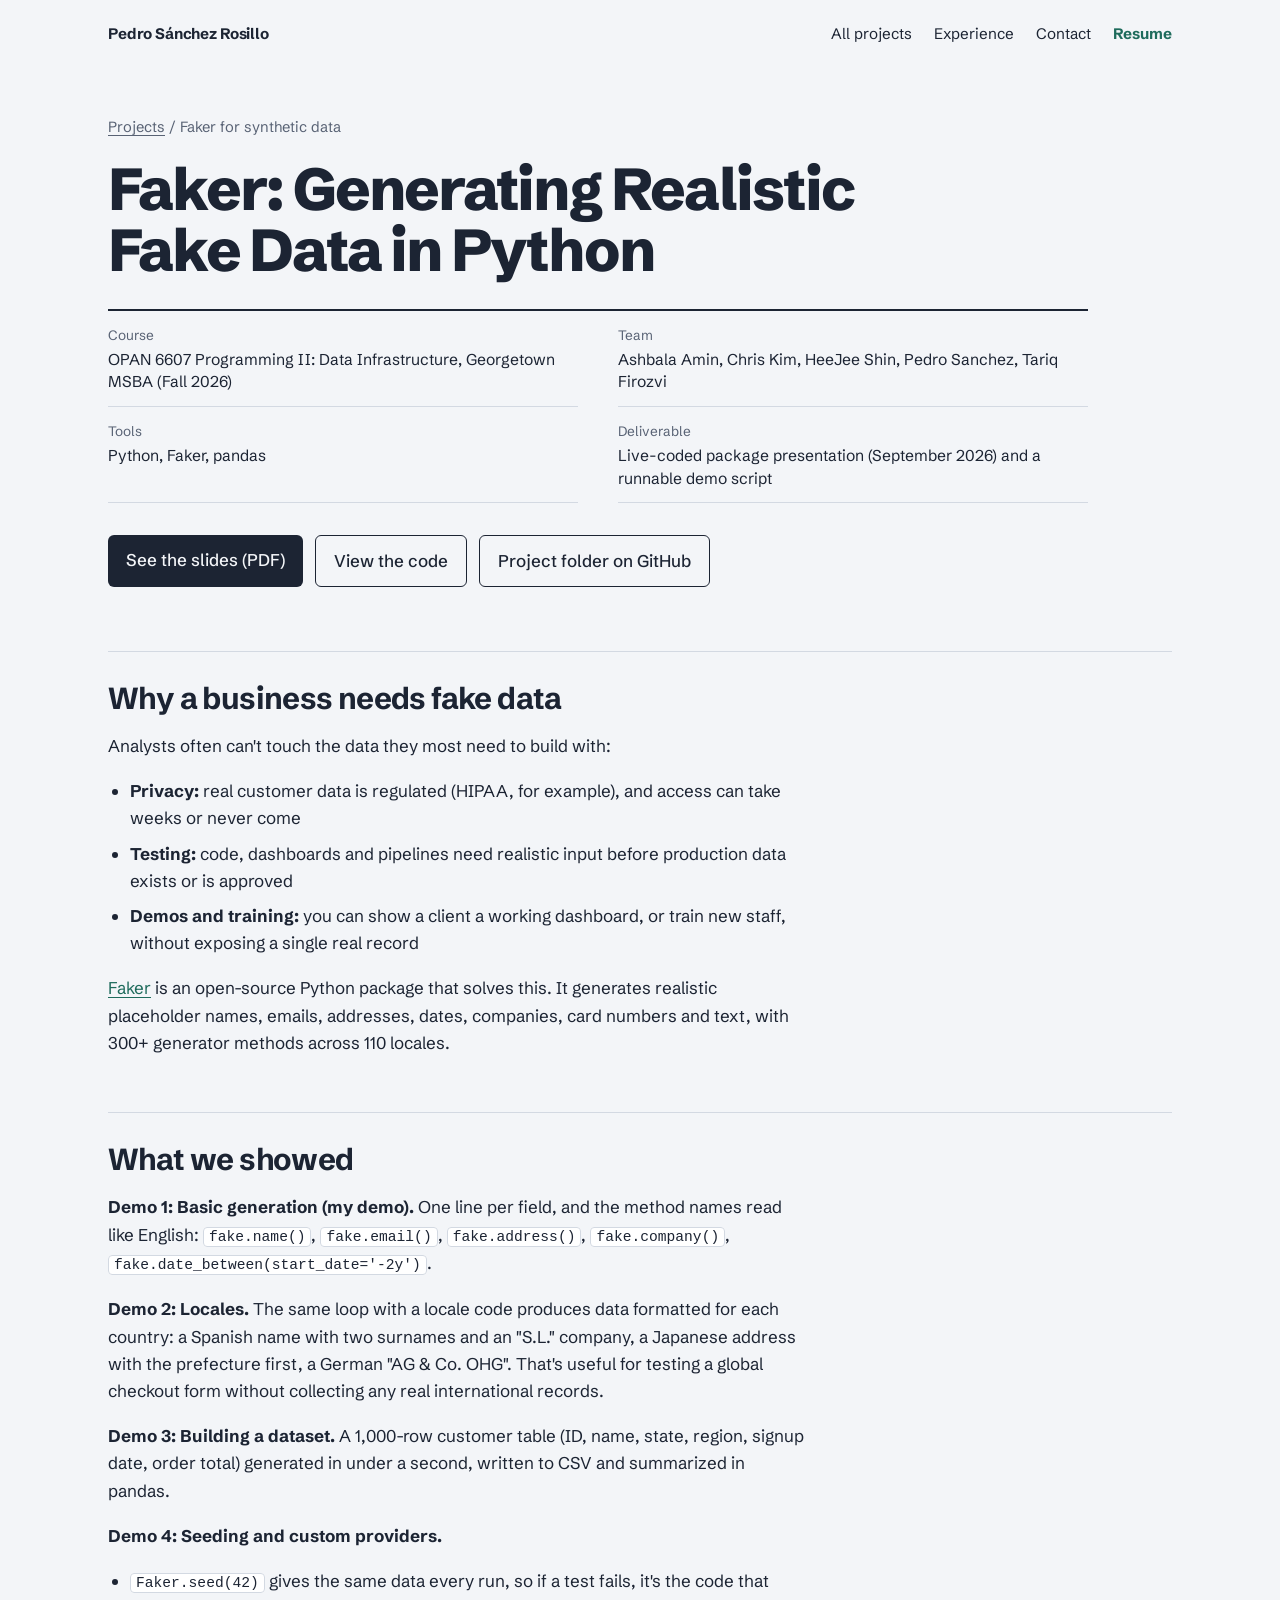
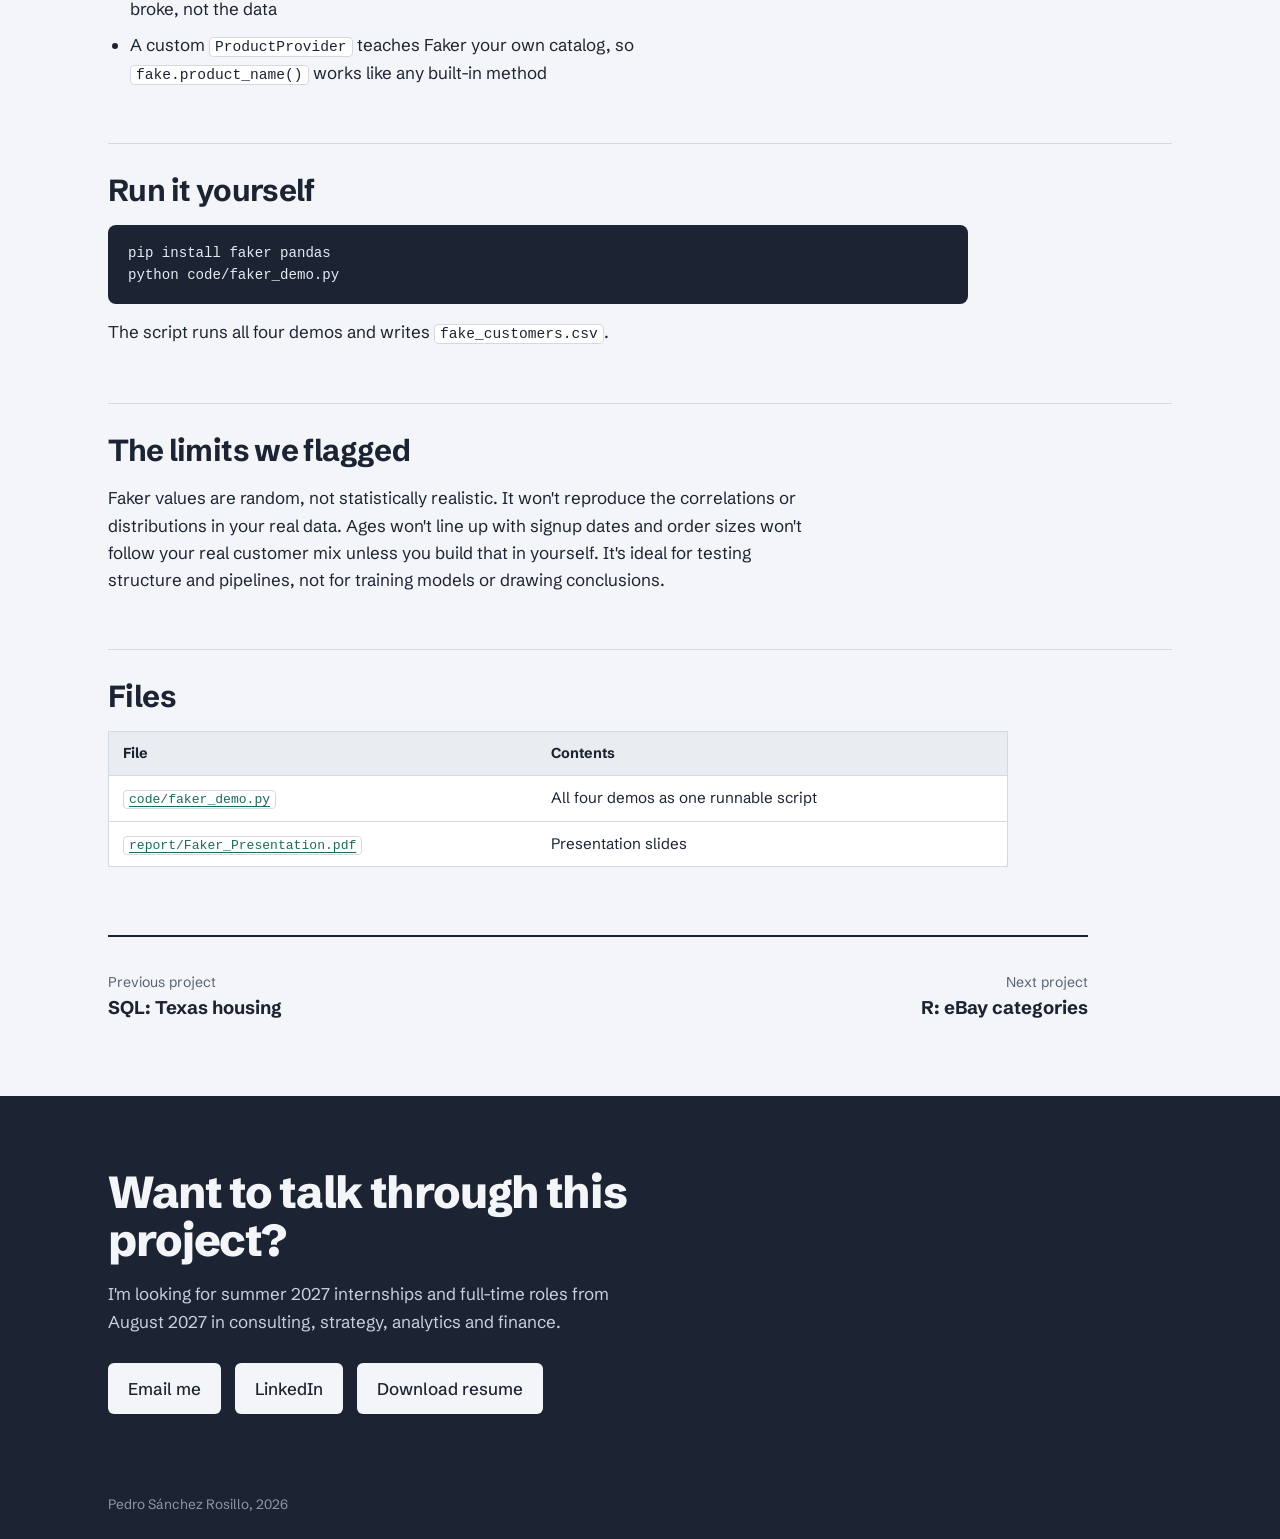
<file: projects/faker-synthetic-data/index.html>
<!DOCTYPE html>
<html lang="en">
<head>
<meta charset="utf-8">
<meta name="viewport" content="width=device-width, initial-scale=1">
<title>Faker: Generating Realistic Fake Data in Python | Pedro Sánchez Rosillo</title>
<meta name="description" content="A live-coded Python walkthrough of generating realistic test data.">
<meta property="og:type" content="article">
<meta property="og:title" content="Faker: Generating Realistic Fake Data in Python">
<meta property="og:description" content="A live-coded Python walkthrough of generating realistic test data.">
<meta property="og:url" content="https://pedrosrsanto.github.io/msba-portfolio/projects/faker-synthetic-data/">
<meta property="og:image" content="https://pedrosrsanto.github.io/msba-portfolio/og-card.png">
<meta name="twitter:card" content="summary_large_image">
<link rel="icon" href="data:image/svg+xml,%3Csvg xmlns='http://www.w3.org/2000/svg' viewBox='0 0 64 64'%3E%3Crect width='64' height='64' rx='12' fill='%231C2433'/%3E%3Ctext x='32' y='42' font-family='Arial,sans-serif' font-size='28' font-weight='700' fill='%23F3F5F8' text-anchor='middle'%3EPS%3C/text%3E%3C/svg%3E">
<link rel="preconnect" href="https://fonts.googleapis.com">
<link rel="preconnect" href="https://fonts.gstatic.com" crossorigin>
<link href="https://fonts.googleapis.com/css2?family=Schibsted+Grotesk:ital,wght@0,400;0,500;0,700;0,800;1,400&display=swap" rel="stylesheet">
<link rel="stylesheet" href="../case.css">
</head>
<body>

<header class="wrap top">
  <a class="mark" href="../../">Pedro Sánchez Rosillo</a>
  <nav aria-label="Main">
    <a href="../../#projects">All projects</a>
    <a href="../../#experience">Experience</a>
    <a href="../../#contact">Contact</a>
    <a class="nav-cv" href="../../Pedro_Sanchez_Rosillo_Resume.pdf">Resume</a>
  </nav>
</header>

<main>
  <div class="wrap case-head">
    <p class="crumb"><a href="../../#projects">Projects</a> / Faker for synthetic data</p>
    <h1>Faker: Generating Realistic Fake Data in Python</h1>
    
    <dl class="meta">
<div><dt>Course</dt><dd>OPAN 6607 Programming II: Data Infrastructure, Georgetown MSBA (Fall 2026)</dd></div>
<div><dt>Team</dt><dd>Ashbala Amin, Chris Kim, HeeJee Shin, Pedro Sanchez, Tariq Firozvi</dd></div>
<div><dt>Tools</dt><dd>Python, Faker, pandas</dd></div>
<div><dt>Deliverable</dt><dd>Live-coded package presentation (September 2026) and a runnable demo script</dd></div>
    </dl>
    <p class="actions"><a class="btn" href="report/Faker_Presentation.pdf">See the slides (PDF)</a> <a class="btn btn-ghost" href="https://github.com/Pedrosrsanto/msba-portfolio/tree/main/projects/faker-synthetic-data/code">View the code</a> <a class="btn btn-ghost" href="https://github.com/Pedrosrsanto/msba-portfolio/tree/main/projects/faker-synthetic-data">Project folder on GitHub</a></p>
  </div>

  <article class="wrap case-body">
<h2>Why a business needs fake data</h2>
<p>Analysts often can't touch the data they most need to build with:</p>
<ul>
<li><strong>Privacy:</strong> real customer data is regulated (HIPAA, for example), and access can take weeks or never come</li>
<li><strong>Testing:</strong> code, dashboards and pipelines need realistic input before production data exists or is approved</li>
<li><strong>Demos and training:</strong> you can show a client a working dashboard, or train new staff, without exposing a single real record</li>
</ul>
<p><a href="https://faker.readthedocs.io">Faker</a> is an open-source Python package that solves this. It generates realistic placeholder names, emails, addresses, dates, companies, card numbers and text, with 300+ generator methods across 110 locales.</p>
<h2>What we showed</h2>
<p><strong>Demo 1: Basic generation (my demo).</strong> One line per field, and the method names read like English: <code>fake.name()</code>, <code>fake.email()</code>, <code>fake.address()</code>, <code>fake.company()</code>, <code>fake.date_between(start_date='-2y')</code>.</p>
<p><strong>Demo 2: Locales.</strong> The same loop with a locale code produces data formatted for each country: a Spanish name with two surnames and an "S.L." company, a Japanese address with the prefecture first, a German "AG &amp; Co. OHG". That's useful for testing a global checkout form without collecting any real international records.</p>
<p><strong>Demo 3: Building a dataset.</strong> A 1,000-row customer table (ID, name, state, region, signup date, order total) generated in under a second, written to CSV and summarized in pandas.</p>
<p><strong>Demo 4: Seeding and custom providers.</strong></p>
<ul>
<li><code>Faker.seed(42)</code> gives the same data every run, so if a test fails, it's the code that broke, not the data</li>
<li>A custom <code>ProductProvider</code> teaches Faker your own catalog, so <code>fake.product_name()</code> works like any built-in method</li>
</ul>
<h2>Run it yourself</h2>
<pre><code class="language-bash">pip install faker pandas
python code/faker_demo.py
</code></pre>
<p>The script runs all four demos and writes <code>fake_customers.csv</code>.</p>
<h2>The limits we flagged</h2>
<p>Faker values are random, not statistically realistic. It won't reproduce the correlations or distributions in your real data. Ages won't line up with signup dates and order sizes won't follow your real customer mix unless you build that in yourself. It's ideal for testing structure and pipelines, not for training models or drawing conclusions.</p>
<h2>Files</h2>
<div class="table-wrap"><table>
<thead>
<tr>
<th>File</th>
<th>Contents</th>
</tr>
</thead>
<tbody>
<tr>
<td><a href="https://github.com/Pedrosrsanto/msba-portfolio/blob/main/projects/faker-synthetic-data/code/faker_demo.py"><code>code/faker_demo.py</code></a></td>
<td>All four demos as one runnable script</td>
</tr>
<tr>
<td><a href="report/Faker_Presentation.pdf"><code>report/Faker_Presentation.pdf</code></a></td>
<td>Presentation slides</td>
</tr>
</tbody>
</table></div>
  </article>

  <div class="wrap"><nav class="pager" aria-label="More projects"><a class="prev" href="../sql-texas-housing/"><span>Previous project</span>SQL: Texas housing</a><a class="next" href="../r-programming-fundamentals/"><span>Next project</span>R: eBay categories</a></nav></div>

  <section class="contact">
    <div class="wrap">
      <h2>Want to talk through this project?</h2>
      <p>I'm looking for summer 2027 internships and full-time roles from August 2027 in consulting, strategy, analytics and finance.</p>
      <div class="links">
        <a href="mailto:pedrosrsanto@gmail.com">Email me</a>
        <a href="https://www.linkedin.com/in/pedro-sanchez-rosillo-661316364/">LinkedIn</a>
        <a href="../../Pedro_Sanchez_Rosillo_Resume.pdf">Download resume</a>
      </div>
    </div>
  </section>
</main>

<footer>
  <div class="wrap">Pedro Sánchez Rosillo, 2026</div>
</footer>

</body>
</html>
</file>
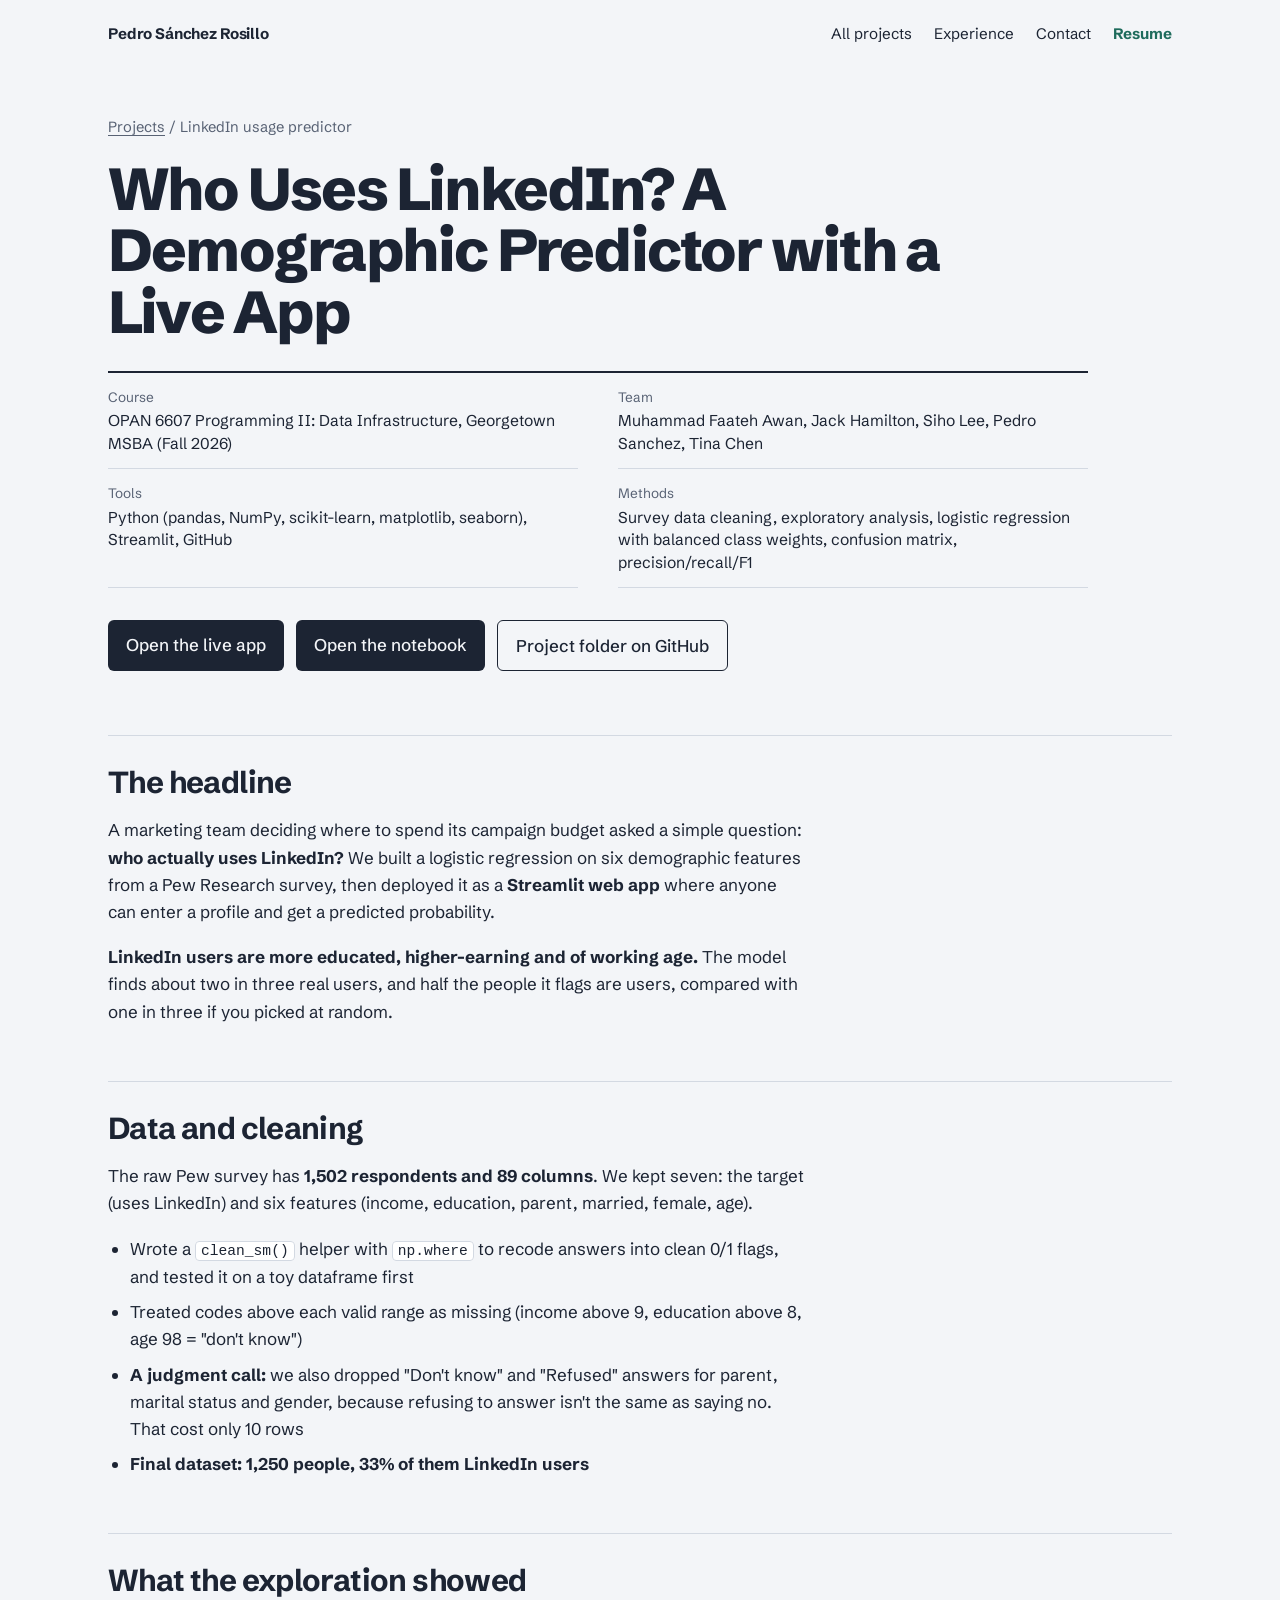
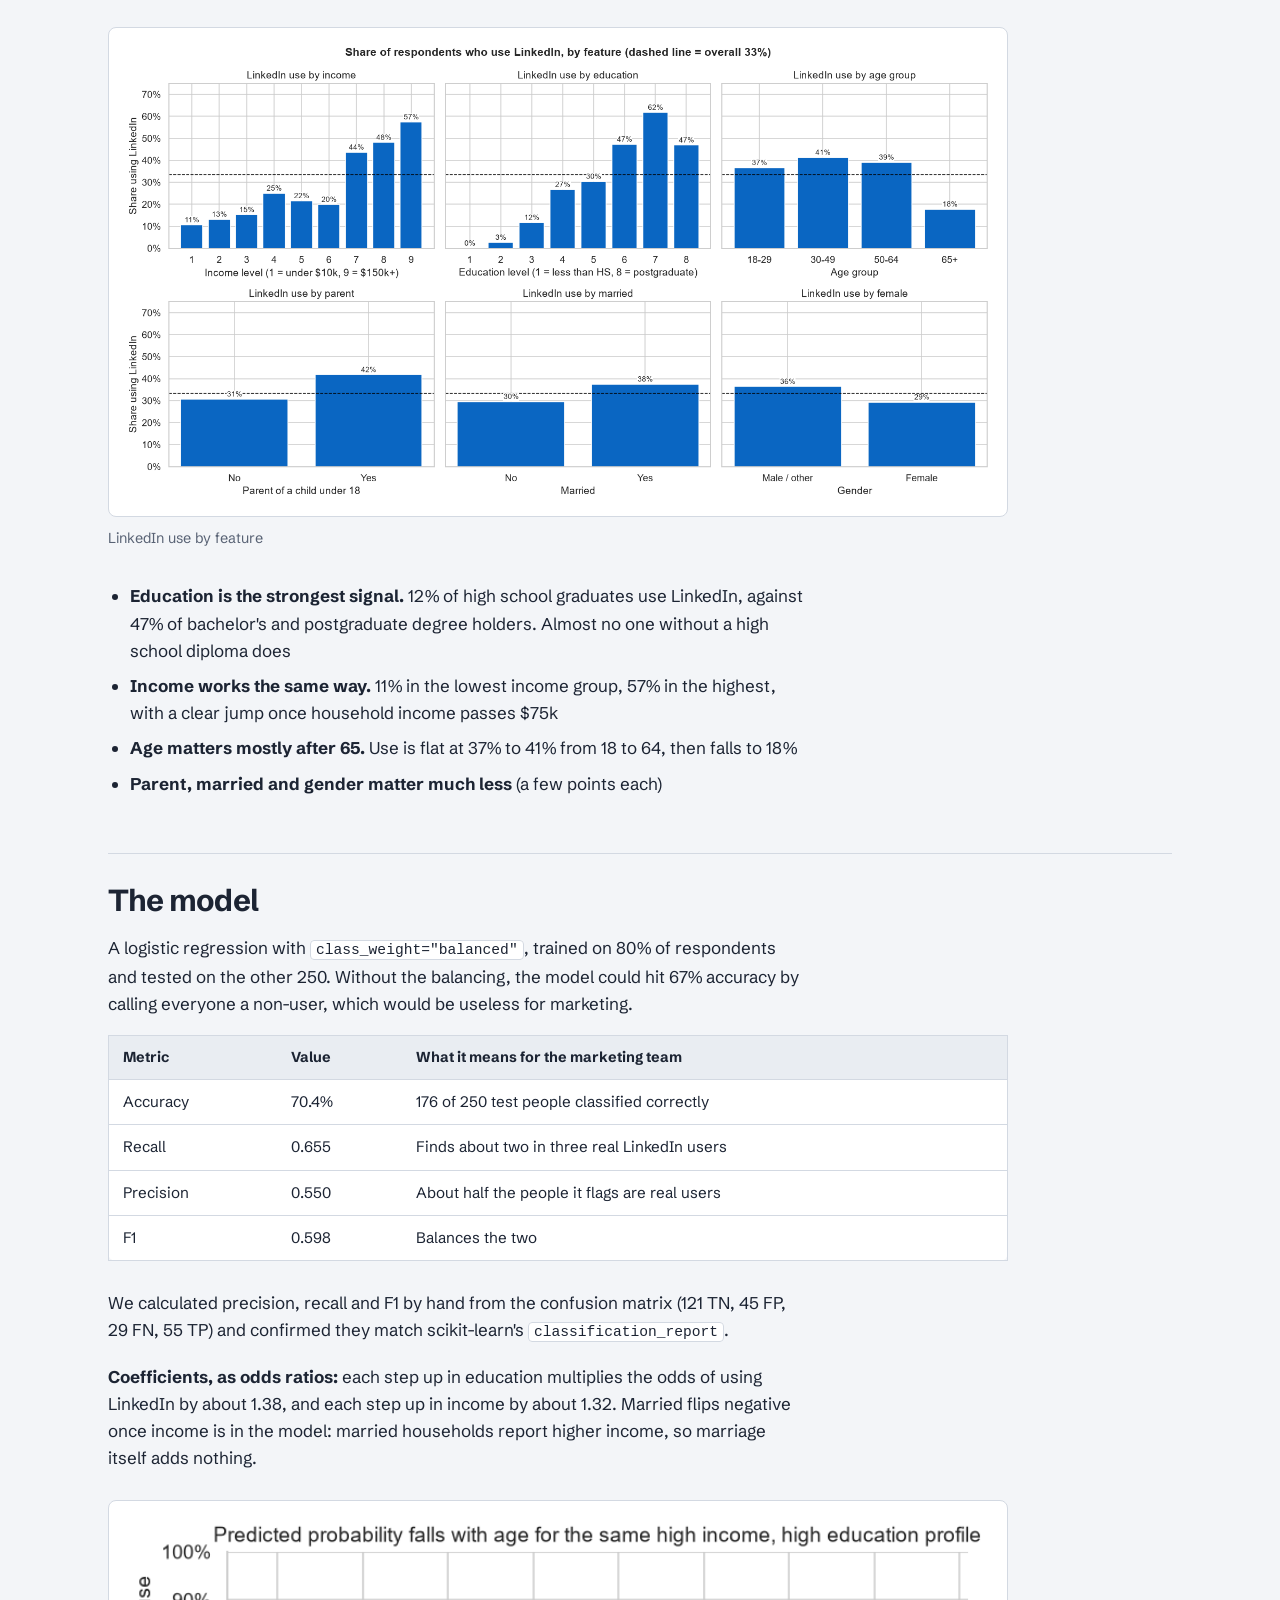
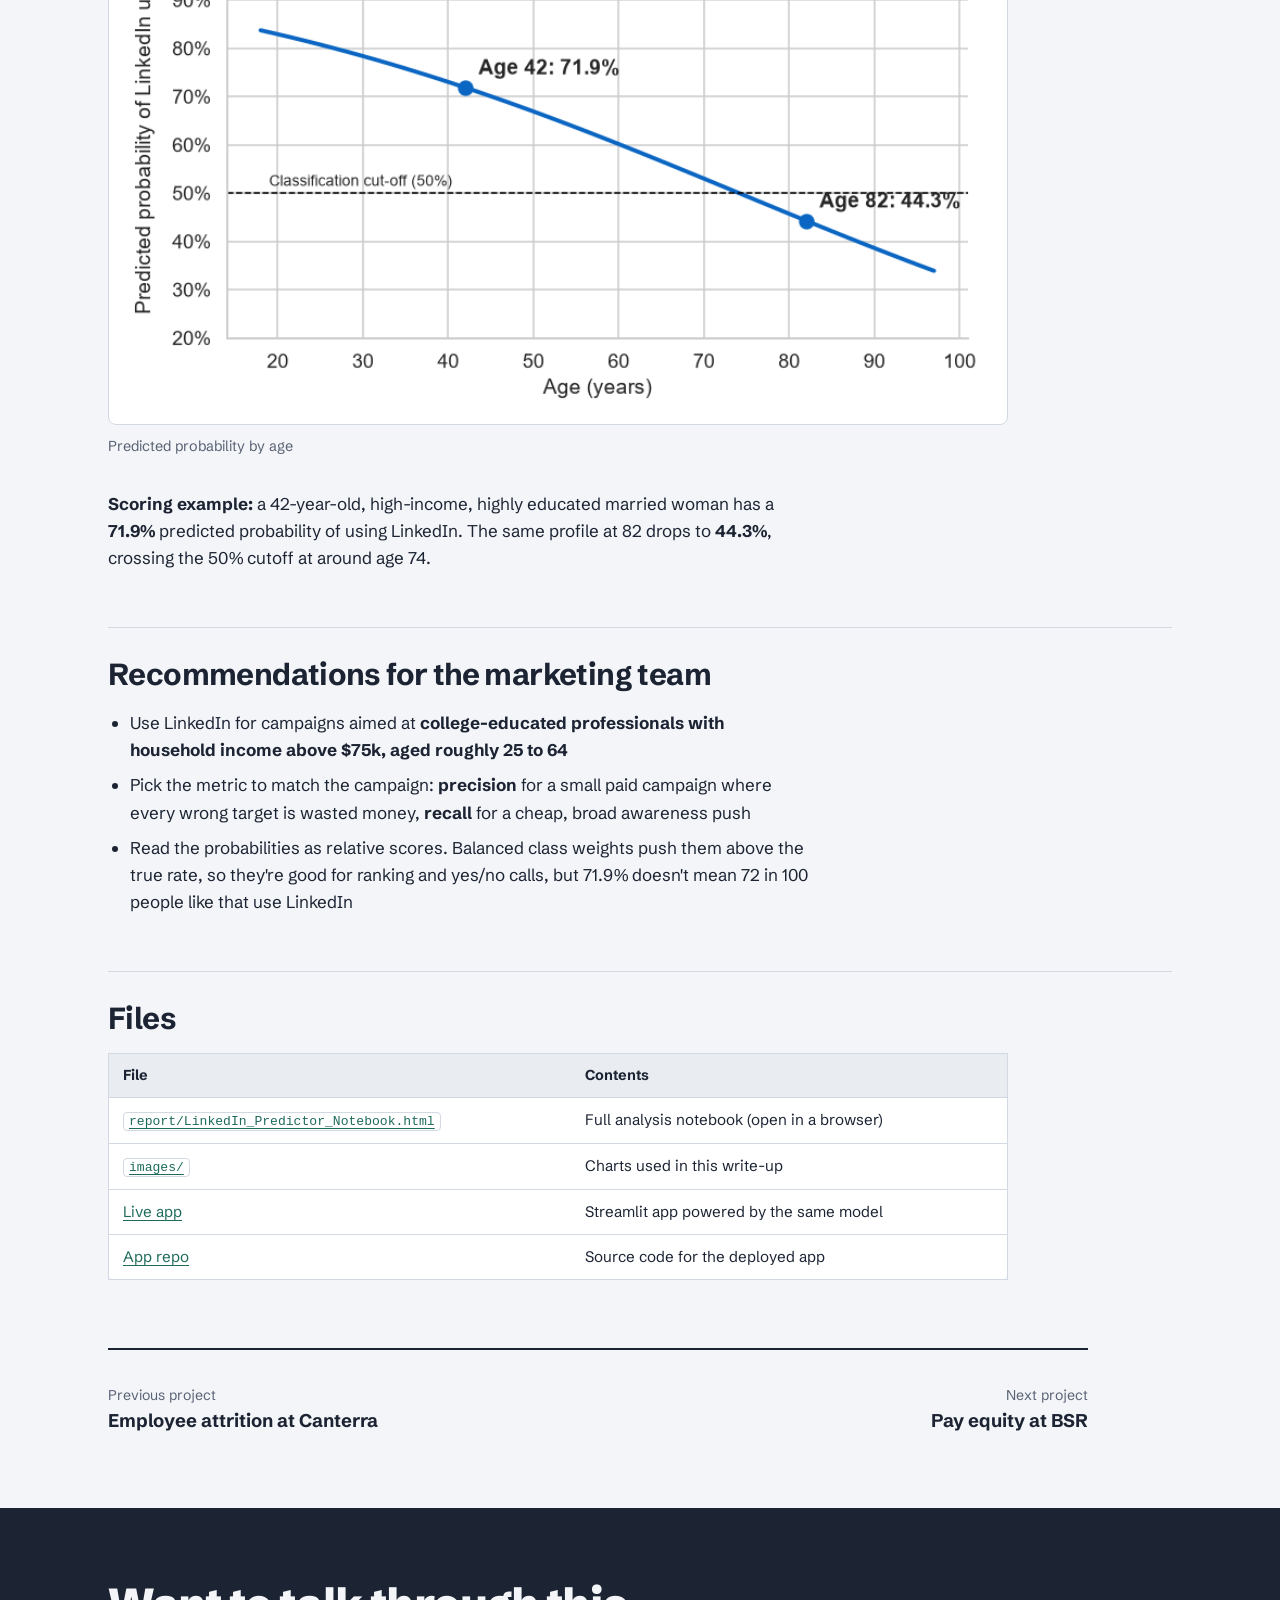
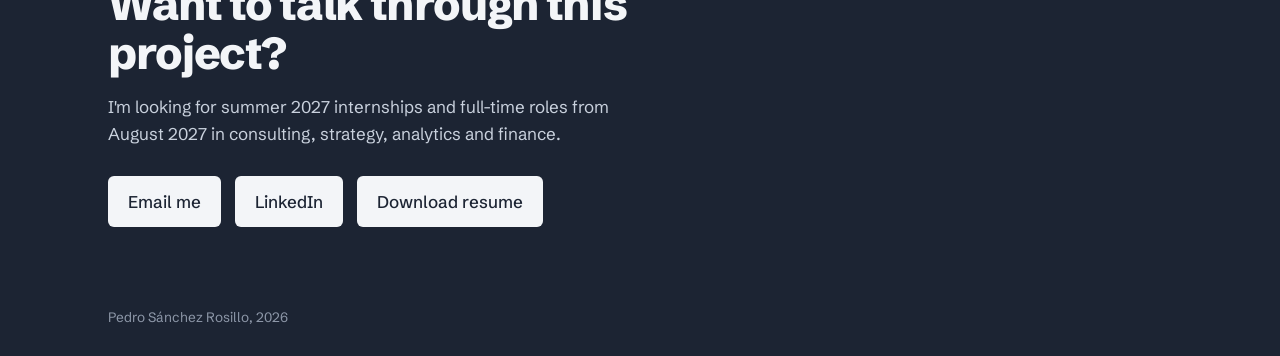
<file: projects/linkedin-usage-predictor/index.html>
<!DOCTYPE html>
<html lang="en">
<head>
<meta charset="utf-8">
<meta name="viewport" content="width=device-width, initial-scale=1">
<title>Who Uses LinkedIn? A Demographic Predictor with a Live App | Pedro Sánchez Rosillo</title>
<meta name="description" content="A logistic regression on Pew survey data, deployed as a live Streamlit app anyone can try. Education and income drive LinkedIn use and age matters mostly after 65. The model finds two in three real users at 70% accuracy.">
<meta property="og:type" content="article">
<meta property="og:title" content="Who Uses LinkedIn? A Demographic Predictor with a Live App">
<meta property="og:description" content="A logistic regression on Pew survey data, deployed as a live Streamlit app anyone can try. Education and income drive LinkedIn use and age matters mostly after 65. The model finds two in three real users at 70% accuracy.">
<meta property="og:url" content="https://pedrosrsanto.github.io/msba-portfolio/projects/linkedin-usage-predictor/">
<meta property="og:image" content="https://pedrosrsanto.github.io/msba-portfolio/projects/linkedin-usage-predictor/images/linkedin-use-by-feature.png">
<meta name="twitter:card" content="summary_large_image">
<link rel="icon" href="data:image/svg+xml,%3Csvg xmlns='http://www.w3.org/2000/svg' viewBox='0 0 64 64'%3E%3Crect width='64' height='64' rx='12' fill='%231C2433'/%3E%3Ctext x='32' y='42' font-family='Arial,sans-serif' font-size='28' font-weight='700' fill='%23F3F5F8' text-anchor='middle'%3EPS%3C/text%3E%3C/svg%3E">
<link rel="preconnect" href="https://fonts.googleapis.com">
<link rel="preconnect" href="https://fonts.gstatic.com" crossorigin>
<link href="https://fonts.googleapis.com/css2?family=Schibsted+Grotesk:ital,wght@0,400;0,500;0,700;0,800;1,400&display=swap" rel="stylesheet">
<link rel="stylesheet" href="../case.css">
</head>
<body>

<header class="wrap top">
  <a class="mark" href="../../">Pedro Sánchez Rosillo</a>
  <nav aria-label="Main">
    <a href="../../#projects">All projects</a>
    <a href="../../#experience">Experience</a>
    <a href="../../#contact">Contact</a>
    <a class="nav-cv" href="../../Pedro_Sanchez_Rosillo_Resume.pdf">Resume</a>
  </nav>
</header>

<main>
  <div class="wrap case-head">
    <p class="crumb"><a href="../../#projects">Projects</a> / LinkedIn usage predictor</p>
    <h1>Who Uses LinkedIn? A Demographic Predictor with a Live App</h1>
    
    <dl class="meta">
<div><dt>Course</dt><dd>OPAN 6607 Programming II: Data Infrastructure, Georgetown MSBA (Fall 2026)</dd></div>
<div><dt>Team</dt><dd>Muhammad Faateh Awan, Jack Hamilton, Siho Lee, Pedro Sanchez, Tina Chen</dd></div>
<div><dt>Tools</dt><dd>Python (pandas, NumPy, scikit-learn, matplotlib, seaborn), Streamlit, GitHub</dd></div>
<div><dt>Methods</dt><dd>Survey data cleaning, exploratory analysis, logistic regression with balanced class weights, confusion matrix, precision/recall/F1</dd></div>
    </dl>
    <p class="actions"><a class="btn" href="https://linkedin-predictor-msba-group11.streamlit.app/">Open the live app</a> <a class="btn" href="report/LinkedIn_Predictor_Notebook.html">Open the notebook</a> <a class="btn btn-ghost" href="https://github.com/Pedrosrsanto/msba-portfolio/tree/main/projects/linkedin-usage-predictor">Project folder on GitHub</a></p>
  </div>

  <article class="wrap case-body">
<h2>The headline</h2>
<p>A marketing team deciding where to spend its campaign budget asked a simple question: <strong>who actually uses LinkedIn?</strong> We built a logistic regression on six demographic features from a Pew Research survey, then deployed it as a <strong>Streamlit web app</strong> where anyone can enter a profile and get a predicted probability.</p>
<p><strong>LinkedIn users are more educated, higher-earning and of working age.</strong> The model finds about two in three real users, and half the people it flags are users, compared with one in three if you picked at random.</p>
<h2>Data and cleaning</h2>
<p>The raw Pew survey has <strong>1,502 respondents and 89 columns</strong>. We kept seven: the target (uses LinkedIn) and six features (income, education, parent, married, female, age).</p>
<ul>
<li>Wrote a <code>clean_sm()</code> helper with <code>np.where</code> to recode answers into clean 0/1 flags, and tested it on a toy dataframe first</li>
<li>Treated codes above each valid range as missing (income above 9, education above 8, age 98 = "don't know")</li>
<li><strong>A judgment call:</strong> we also dropped "Don't know" and "Refused" answers for parent, marital status and gender, because refusing to answer isn't the same as saying no. That cost only 10 rows</li>
<li><strong>Final dataset: 1,250 people, 33% of them LinkedIn users</strong></li>
</ul>
<h2>What the exploration showed</h2>
<figure><a href="images/linkedin-use-by-feature.png"><img src="images/linkedin-use-by-feature.png" alt="LinkedIn use by feature" width="1630" height="863" decoding="async"></a><figcaption>LinkedIn use by feature</figcaption></figure>
<ul>
<li><strong>Education is the strongest signal.</strong> 12% of high school graduates use LinkedIn, against 47% of bachelor's and postgraduate degree holders. Almost no one without a high school diploma does</li>
<li><strong>Income works the same way.</strong> 11% in the lowest income group, 57% in the highest, with a clear jump once household income passes $75k</li>
<li><strong>Age matters mostly after 65.</strong> Use is flat at 37% to 41% from 18 to 64, then falls to 18%</li>
<li><strong>Parent, married and gender matter much less</strong> (a few points each)</li>
</ul>
<h2>The model</h2>
<p>A logistic regression with <code>class_weight="balanced"</code>, trained on 80% of respondents and tested on the other 250. Without the balancing, the model could hit 67% accuracy by calling everyone a non-user, which would be useless for marketing.</p>
<div class="table-wrap"><table>
<thead>
<tr>
<th>Metric</th>
<th>Value</th>
<th>What it means for the marketing team</th>
</tr>
</thead>
<tbody>
<tr>
<td>Accuracy</td>
<td>70.4%</td>
<td>176 of 250 test people classified correctly</td>
</tr>
<tr>
<td>Recall</td>
<td>0.655</td>
<td>Finds about two in three real LinkedIn users</td>
</tr>
<tr>
<td>Precision</td>
<td>0.550</td>
<td>About half the people it flags are real users</td>
</tr>
<tr>
<td>F1</td>
<td>0.598</td>
<td>Balances the two</td>
</tr>
</tbody>
</table></div>
<p>We calculated precision, recall and F1 by hand from the confusion matrix (121 TN, 45 FP, 29 FN, 55 TP) and confirmed they match scikit-learn's <code>classification_report</code>.</p>
<p><strong>Coefficients, as odds ratios:</strong> each step up in education multiplies the odds of using LinkedIn by about 1.38, and each step up in income by about 1.32. Married flips negative once income is in the model: married households report higher income, so marriage itself adds nothing.</p>
<figure><a href="images/probability-by-age.png"><img src="images/probability-by-age.png" alt="Predicted probability by age" width="801" height="456" decoding="async"></a><figcaption>Predicted probability by age</figcaption></figure>
<p><strong>Scoring example:</strong> a 42-year-old, high-income, highly educated married woman has a <strong>71.9%</strong> predicted probability of using LinkedIn. The same profile at 82 drops to <strong>44.3%</strong>, crossing the 50% cutoff at around age 74.</p>
<h2>Recommendations for the marketing team</h2>
<ul>
<li>Use LinkedIn for campaigns aimed at <strong>college-educated professionals with household income above $75k, aged roughly 25 to 64</strong></li>
<li>Pick the metric to match the campaign: <strong>precision</strong> for a small paid campaign where every wrong target is wasted money, <strong>recall</strong> for a cheap, broad awareness push</li>
<li>Read the probabilities as relative scores. Balanced class weights push them above the true rate, so they're good for ranking and yes/no calls, but 71.9% doesn't mean 72 in 100 people like that use LinkedIn</li>
</ul>
<h2>Files</h2>
<div class="table-wrap"><table>
<thead>
<tr>
<th>File</th>
<th>Contents</th>
</tr>
</thead>
<tbody>
<tr>
<td><a href="report/LinkedIn_Predictor_Notebook.html"><code>report/LinkedIn_Predictor_Notebook.html</code></a></td>
<td>Full analysis notebook (open in a browser)</td>
</tr>
<tr>
<td><a href="https://github.com/Pedrosrsanto/msba-portfolio/tree/main/projects/linkedin-usage-predictor/images"><code>images/</code></a></td>
<td>Charts used in this write-up</td>
</tr>
<tr>
<td><a href="https://linkedin-predictor-msba-group11.streamlit.app/">Live app</a></td>
<td>Streamlit app powered by the same model</td>
</tr>
<tr>
<td><a href="https://github.com/ma2800-enigma/linkedin-predictor">App repo</a></td>
<td>Source code for the deployed app</td>
</tr>
</tbody>
</table></div>
  </article>

  <div class="wrap"><nav class="pager" aria-label="More projects"><a class="prev" href="../canterra-attrition/"><span>Previous project</span>Employee attrition at Canterra</a><a class="next" href="../bsr-pay-equity/"><span>Next project</span>Pay equity at BSR</a></nav></div>

  <section class="contact">
    <div class="wrap">
      <h2>Want to talk through this project?</h2>
      <p>I'm looking for summer 2027 internships and full-time roles from August 2027 in consulting, strategy, analytics and finance.</p>
      <div class="links">
        <a href="mailto:pedrosrsanto@gmail.com">Email me</a>
        <a href="https://www.linkedin.com/in/pedro-sanchez-rosillo-661316364/">LinkedIn</a>
        <a href="../../Pedro_Sanchez_Rosillo_Resume.pdf">Download resume</a>
      </div>
    </div>
  </section>
</main>

<footer>
  <div class="wrap">Pedro Sánchez Rosillo, 2026</div>
</footer>

</body>
</html>
</file>
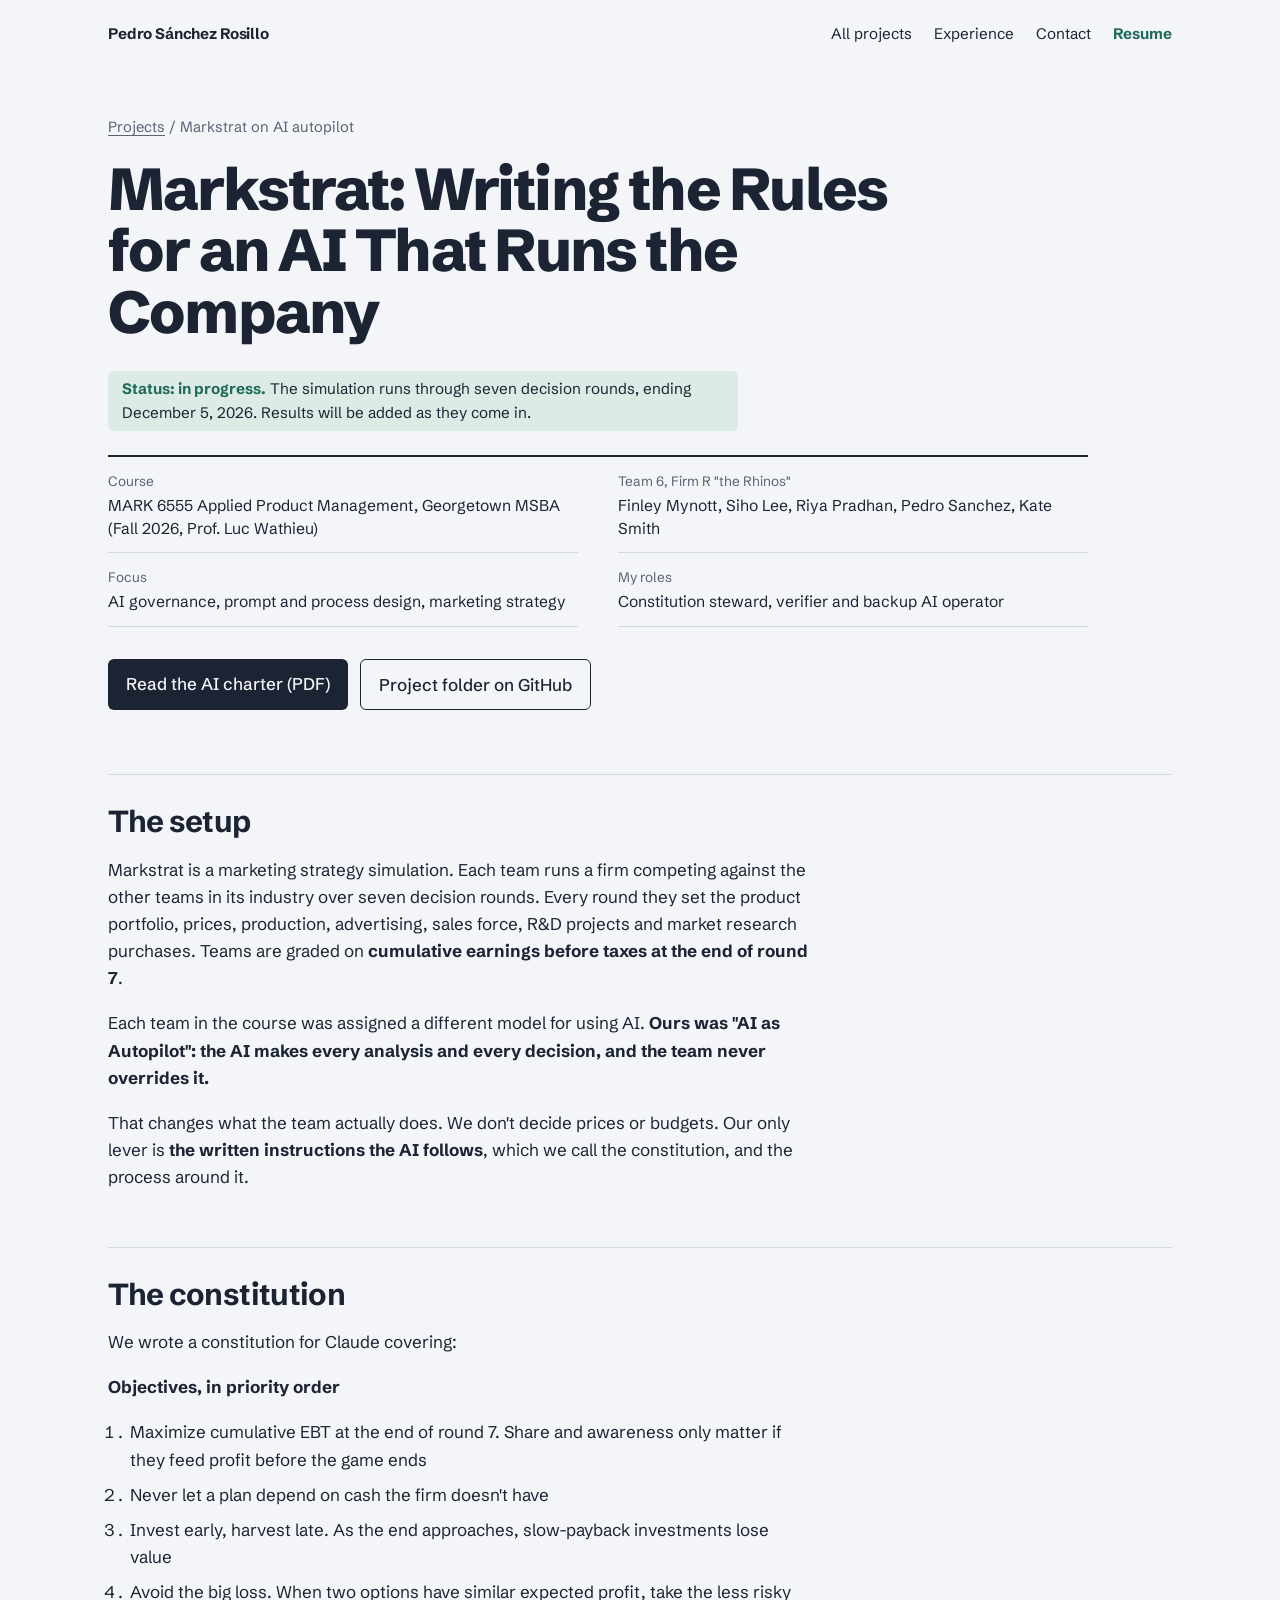
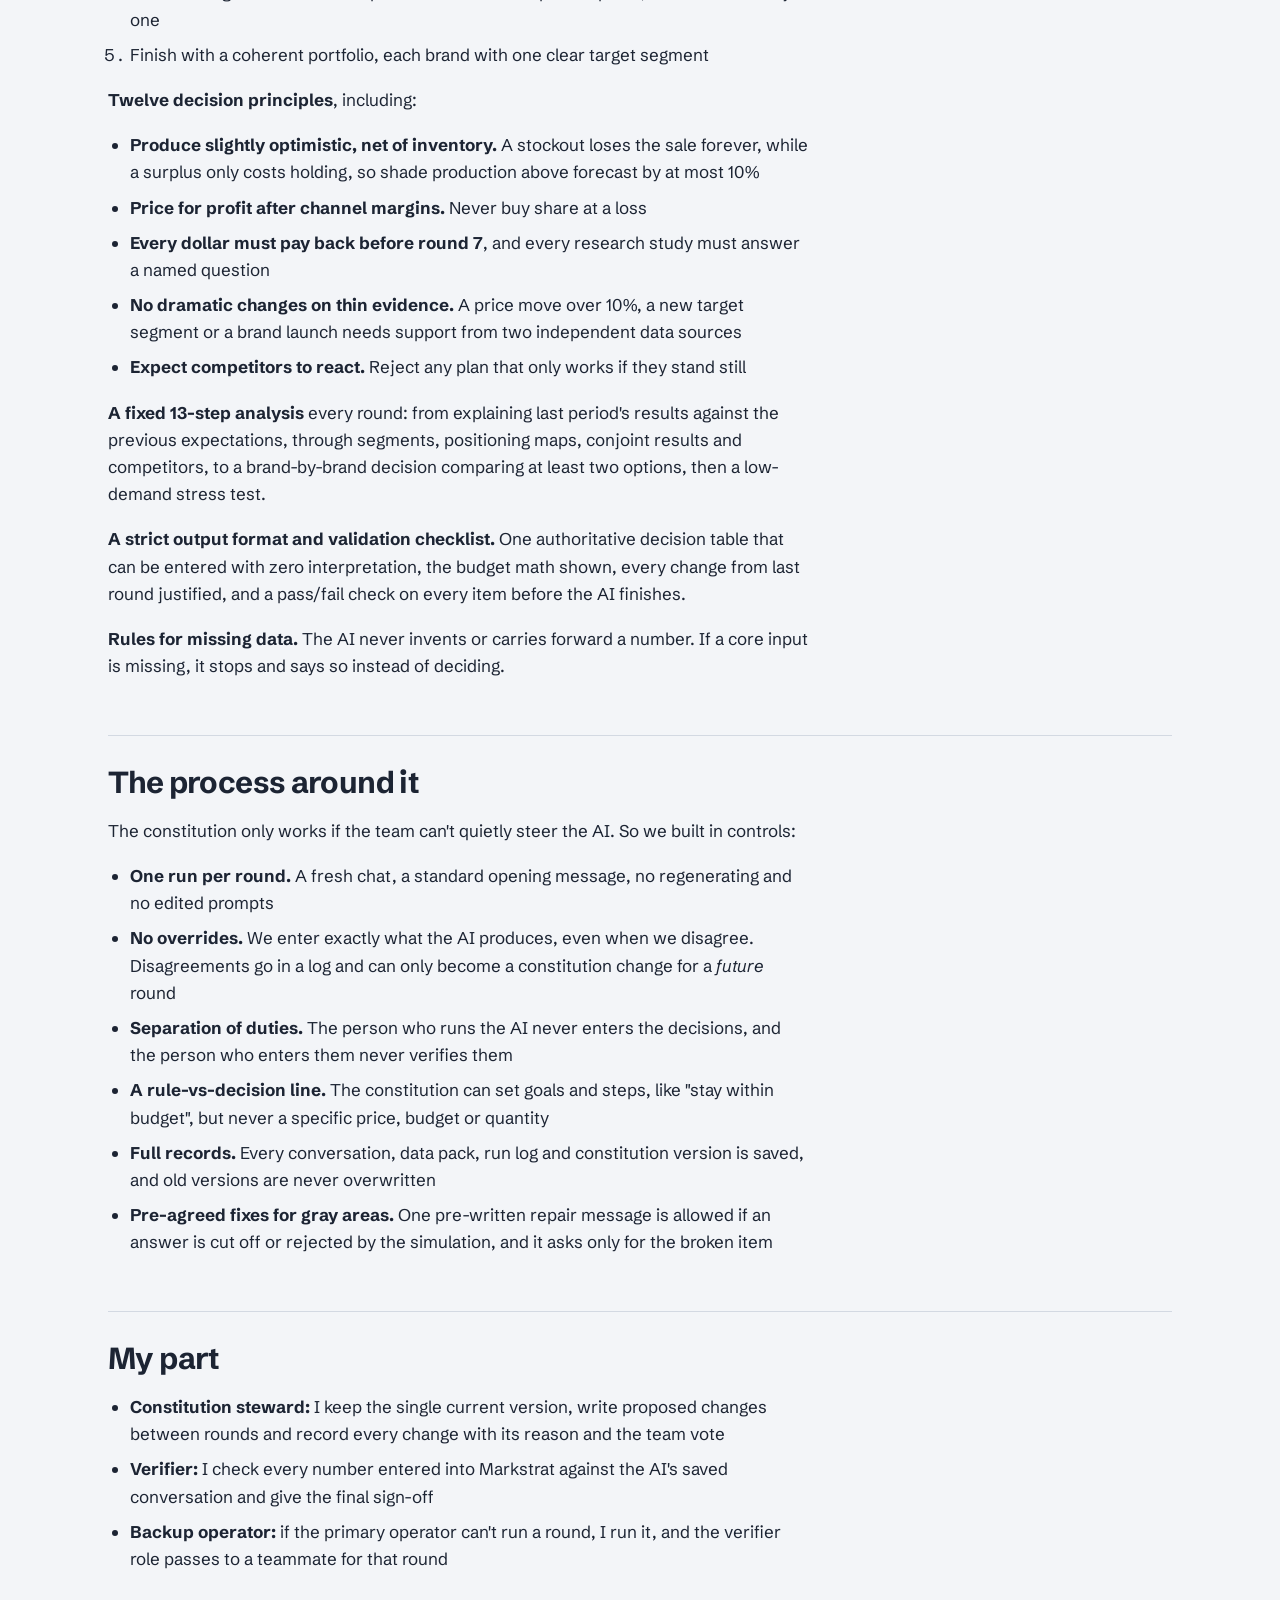
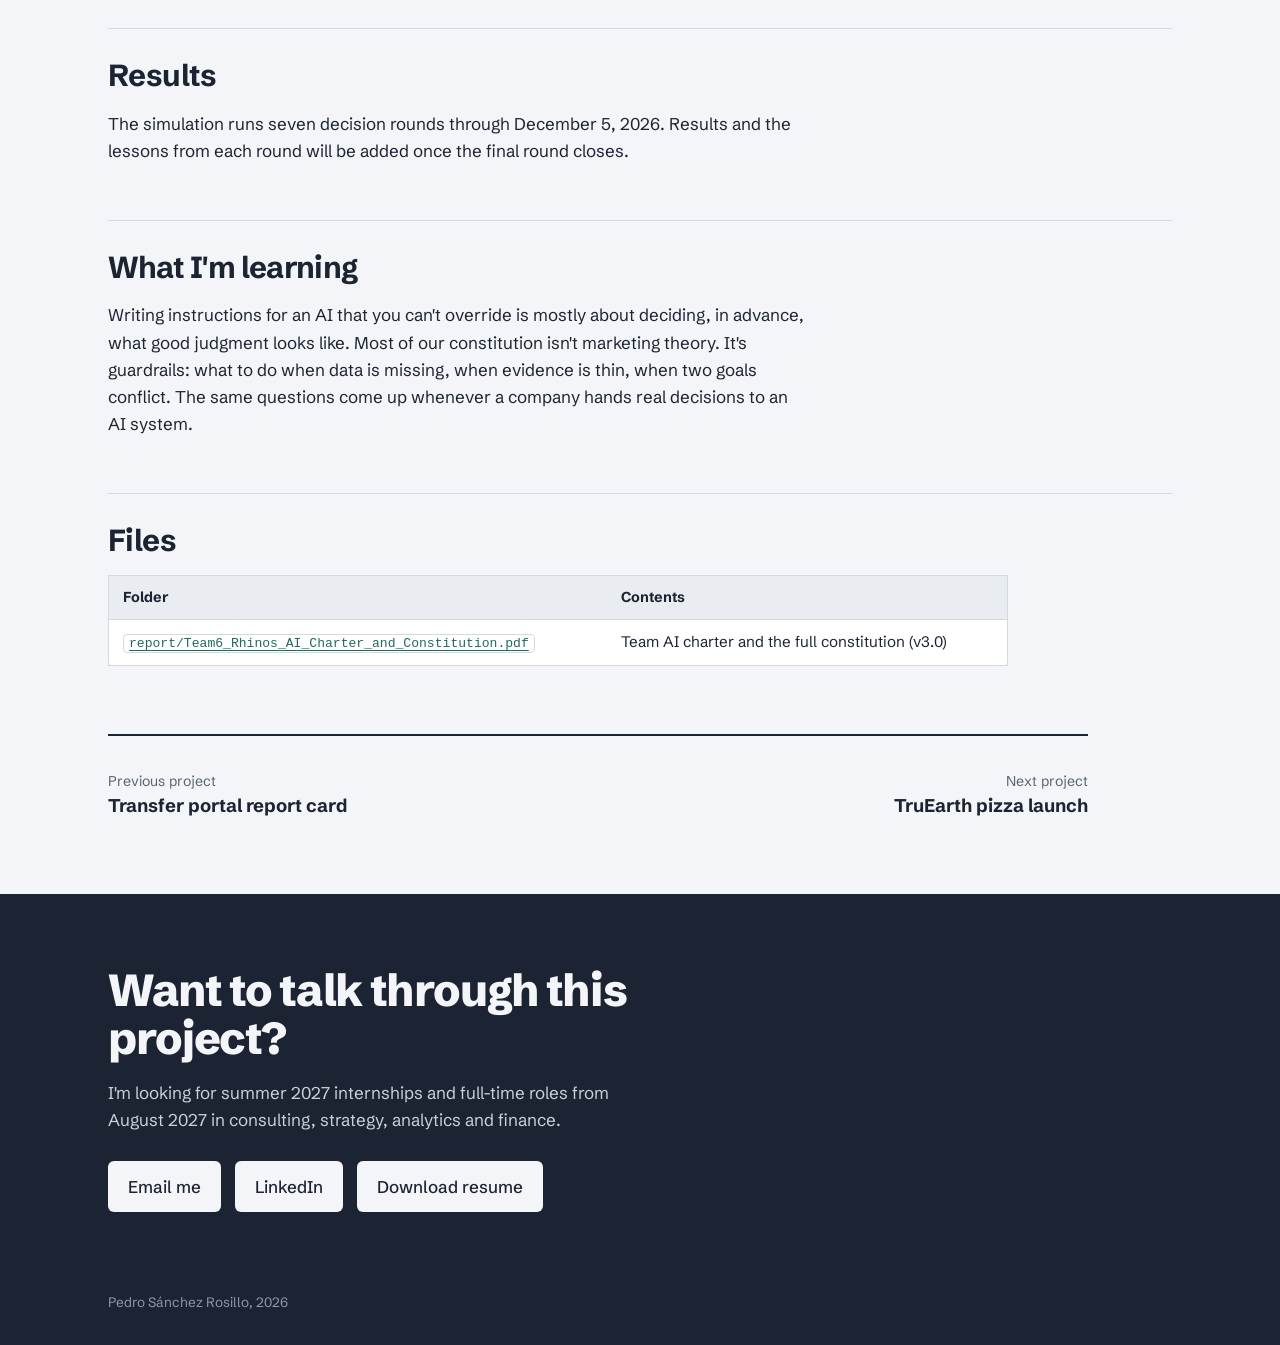
<file: projects/markstrat-ai-autopilot/index.html>
<!DOCTYPE html>
<html lang="en">
<head>
<meta charset="utf-8">
<meta name="viewport" content="width=device-width, initial-scale=1">
<title>Markstrat: Writing the Rules for an AI That Runs the Company | Pedro Sánchez Rosillo</title>
<meta name="description" content="The constitution and controls for an AI that makes every decision for a simulated firm. In progress.">
<meta property="og:type" content="article">
<meta property="og:title" content="Markstrat: Writing the Rules for an AI That Runs the Company">
<meta property="og:description" content="The constitution and controls for an AI that makes every decision for a simulated firm. In progress.">
<meta property="og:url" content="https://pedrosrsanto.github.io/msba-portfolio/projects/markstrat-ai-autopilot/">
<meta property="og:image" content="https://pedrosrsanto.github.io/msba-portfolio/og-card.png">
<meta name="twitter:card" content="summary_large_image">
<link rel="icon" href="data:image/svg+xml,%3Csvg xmlns='http://www.w3.org/2000/svg' viewBox='0 0 64 64'%3E%3Crect width='64' height='64' rx='12' fill='%231C2433'/%3E%3Ctext x='32' y='42' font-family='Arial,sans-serif' font-size='28' font-weight='700' fill='%23F3F5F8' text-anchor='middle'%3EPS%3C/text%3E%3C/svg%3E">
<link rel="preconnect" href="https://fonts.googleapis.com">
<link rel="preconnect" href="https://fonts.gstatic.com" crossorigin>
<link href="https://fonts.googleapis.com/css2?family=Schibsted+Grotesk:ital,wght@0,400;0,500;0,700;0,800;1,400&display=swap" rel="stylesheet">
<link rel="stylesheet" href="../case.css">
</head>
<body>

<header class="wrap top">
  <a class="mark" href="../../">Pedro Sánchez Rosillo</a>
  <nav aria-label="Main">
    <a href="../../#projects">All projects</a>
    <a href="../../#experience">Experience</a>
    <a href="../../#contact">Contact</a>
    <a class="nav-cv" href="../../Pedro_Sanchez_Rosillo_Resume.pdf">Resume</a>
  </nav>
</header>

<main>
  <div class="wrap case-head">
    <p class="crumb"><a href="../../#projects">Projects</a> / Markstrat on AI autopilot</p>
    <h1>Markstrat: Writing the Rules for an AI That Runs the Company</h1>
    <p class="status"><strong>Status: in progress.</strong> The simulation runs through seven decision rounds, ending December 5, 2026. Results will be added as they come in.</p>
    <dl class="meta">
<div><dt>Course</dt><dd>MARK 6555 Applied Product Management, Georgetown MSBA (Fall 2026, Prof. Luc Wathieu)</dd></div>
<div><dt>Team 6, Firm R &quot;the Rhinos&quot;</dt><dd>Finley Mynott, Siho Lee, Riya Pradhan, Pedro Sanchez, Kate Smith</dd></div>
<div><dt>Focus</dt><dd>AI governance, prompt and process design, marketing strategy</dd></div>
<div><dt>My roles</dt><dd>Constitution steward, verifier and backup AI operator</dd></div>
    </dl>
    <p class="actions"><a class="btn" href="report/Team6_Rhinos_AI_Charter_and_Constitution.pdf">Read the AI charter (PDF)</a> <a class="btn btn-ghost" href="https://github.com/Pedrosrsanto/msba-portfolio/tree/main/projects/markstrat-ai-autopilot">Project folder on GitHub</a></p>
  </div>

  <article class="wrap case-body">
<h2>The setup</h2>
<p>Markstrat is a marketing strategy simulation. Each team runs a firm competing against the other teams in its industry over seven decision rounds. Every round they set the product portfolio, prices, production, advertising, sales force, R&amp;D projects and market research purchases. Teams are graded on <strong>cumulative earnings before taxes at the end of round 7</strong>.</p>
<p>Each team in the course was assigned a different model for using AI. <strong>Ours was "AI as Autopilot": the AI makes every analysis and every decision, and the team never overrides it.</strong></p>
<p>That changes what the team actually does. We don't decide prices or budgets. Our only lever is <strong>the written instructions the AI follows</strong>, which we call the constitution, and the process around it.</p>
<h2>The constitution</h2>
<p>We wrote a constitution for Claude covering:</p>
<p><strong>Objectives, in priority order</strong></p>
<ol>
<li>Maximize cumulative EBT at the end of round 7. Share and awareness only matter if they feed profit before the game ends</li>
<li>Never let a plan depend on cash the firm doesn't have</li>
<li>Invest early, harvest late. As the end approaches, slow-payback investments lose value</li>
<li>Avoid the big loss. When two options have similar expected profit, take the less risky one</li>
<li>Finish with a coherent portfolio, each brand with one clear target segment</li>
</ol>
<p><strong>Twelve decision principles</strong>, including:</p>
<ul>
<li><strong>Produce slightly optimistic, net of inventory.</strong> A stockout loses the sale forever, while a surplus only costs holding, so shade production above forecast by at most 10%</li>
<li><strong>Price for profit after channel margins.</strong> Never buy share at a loss</li>
<li><strong>Every dollar must pay back before round 7</strong>, and every research study must answer a named question</li>
<li><strong>No dramatic changes on thin evidence.</strong> A price move over 10%, a new target segment or a brand launch needs support from two independent data sources</li>
<li><strong>Expect competitors to react.</strong> Reject any plan that only works if they stand still</li>
</ul>
<p><strong>A fixed 13-step analysis</strong> every round: from explaining last period's results against the previous expectations, through segments, positioning maps, conjoint results and competitors, to a brand-by-brand decision comparing at least two options, then a low-demand stress test.</p>
<p><strong>A strict output format and validation checklist.</strong> One authoritative decision table that can be entered with zero interpretation, the budget math shown, every change from last round justified, and a pass/fail check on every item before the AI finishes.</p>
<p><strong>Rules for missing data.</strong> The AI never invents or carries forward a number. If a core input is missing, it stops and says so instead of deciding.</p>
<h2>The process around it</h2>
<p>The constitution only works if the team can't quietly steer the AI. So we built in controls:</p>
<ul>
<li><strong>One run per round.</strong> A fresh chat, a standard opening message, no regenerating and no edited prompts</li>
<li><strong>No overrides.</strong> We enter exactly what the AI produces, even when we disagree. Disagreements go in a log and can only become a constitution change for a <em>future</em> round</li>
<li><strong>Separation of duties.</strong> The person who runs the AI never enters the decisions, and the person who enters them never verifies them</li>
<li><strong>A rule-vs-decision line.</strong> The constitution can set goals and steps, like "stay within budget", but never a specific price, budget or quantity</li>
<li><strong>Full records.</strong> Every conversation, data pack, run log and constitution version is saved, and old versions are never overwritten</li>
<li><strong>Pre-agreed fixes for gray areas.</strong> One pre-written repair message is allowed if an answer is cut off or rejected by the simulation, and it asks only for the broken item</li>
</ul>
<h2>My part</h2>
<ul>
<li><strong>Constitution steward:</strong> I keep the single current version, write proposed changes between rounds and record every change with its reason and the team vote</li>
<li><strong>Verifier:</strong> I check every number entered into Markstrat against the AI's saved conversation and give the final sign-off</li>
<li><strong>Backup operator:</strong> if the primary operator can't run a round, I run it, and the verifier role passes to a teammate for that round</li>
</ul>
<h2>Results</h2>
<p>The simulation runs seven decision rounds through December 5, 2026. Results and the lessons from each round will be added once the final round closes.</p>
<h2>What I'm learning</h2>
<p>Writing instructions for an AI that you can't override is mostly about deciding, in advance, what good judgment looks like. Most of our constitution isn't marketing theory. It's guardrails: what to do when data is missing, when evidence is thin, when two goals conflict. The same questions come up whenever a company hands real decisions to an AI system.</p>
<h2>Files</h2>
<div class="table-wrap"><table>
<thead>
<tr>
<th>Folder</th>
<th>Contents</th>
</tr>
</thead>
<tbody>
<tr>
<td><a href="report/Team6_Rhinos_AI_Charter_and_Constitution.pdf"><code>report/Team6_Rhinos_AI_Charter_and_Constitution.pdf</code></a></td>
<td>Team AI charter and the full constitution (v3.0)</td>
</tr>
</tbody>
</table></div>
  </article>

  <div class="wrap"><nav class="pager" aria-label="More projects"><a class="prev" href="../transfer-portal-human-ai/"><span>Previous project</span>Transfer portal report card</a><a class="next" href="../truearth-launch-forecast/"><span>Next project</span>TruEarth pizza launch</a></nav></div>

  <section class="contact">
    <div class="wrap">
      <h2>Want to talk through this project?</h2>
      <p>I'm looking for summer 2027 internships and full-time roles from August 2027 in consulting, strategy, analytics and finance.</p>
      <div class="links">
        <a href="mailto:pedrosrsanto@gmail.com">Email me</a>
        <a href="https://www.linkedin.com/in/pedro-sanchez-rosillo-661316364/">LinkedIn</a>
        <a href="../../Pedro_Sanchez_Rosillo_Resume.pdf">Download resume</a>
      </div>
    </div>
  </section>
</main>

<footer>
  <div class="wrap">Pedro Sánchez Rosillo, 2026</div>
</footer>

</body>
</html>
</file>
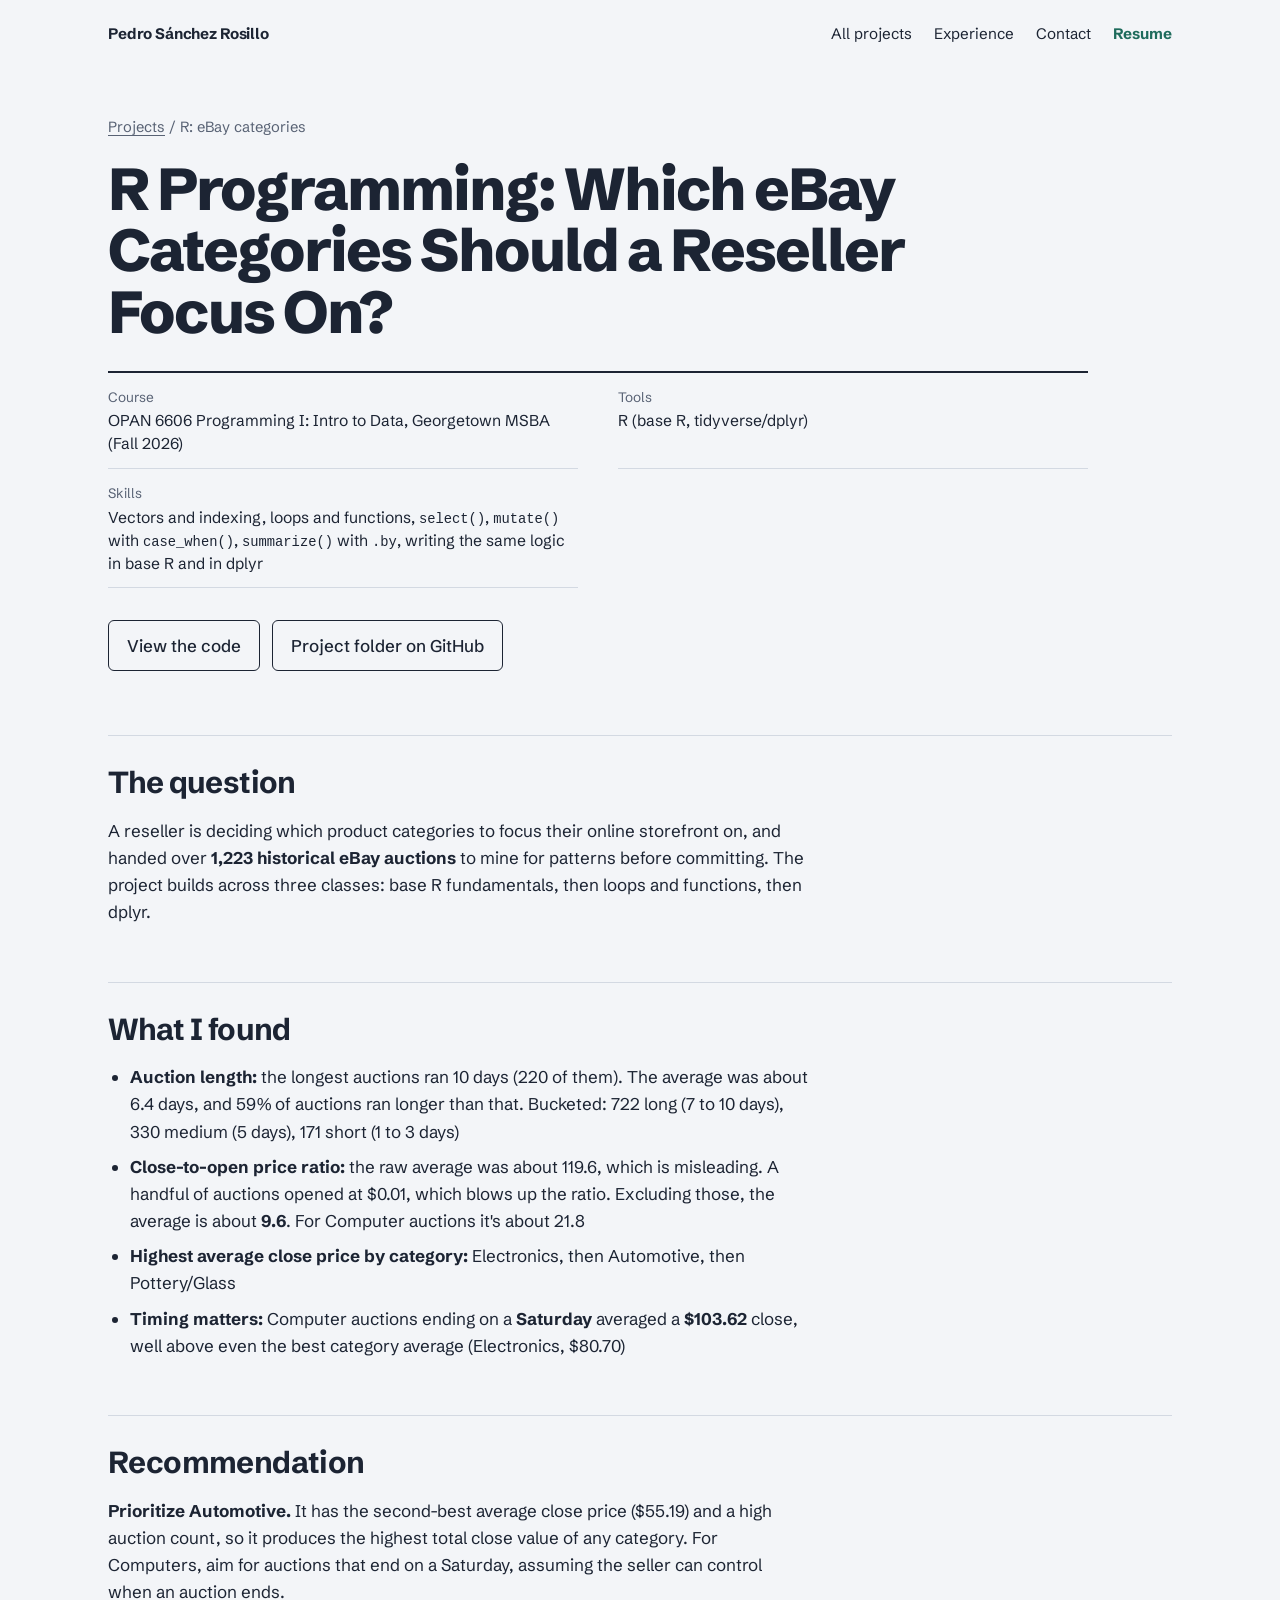
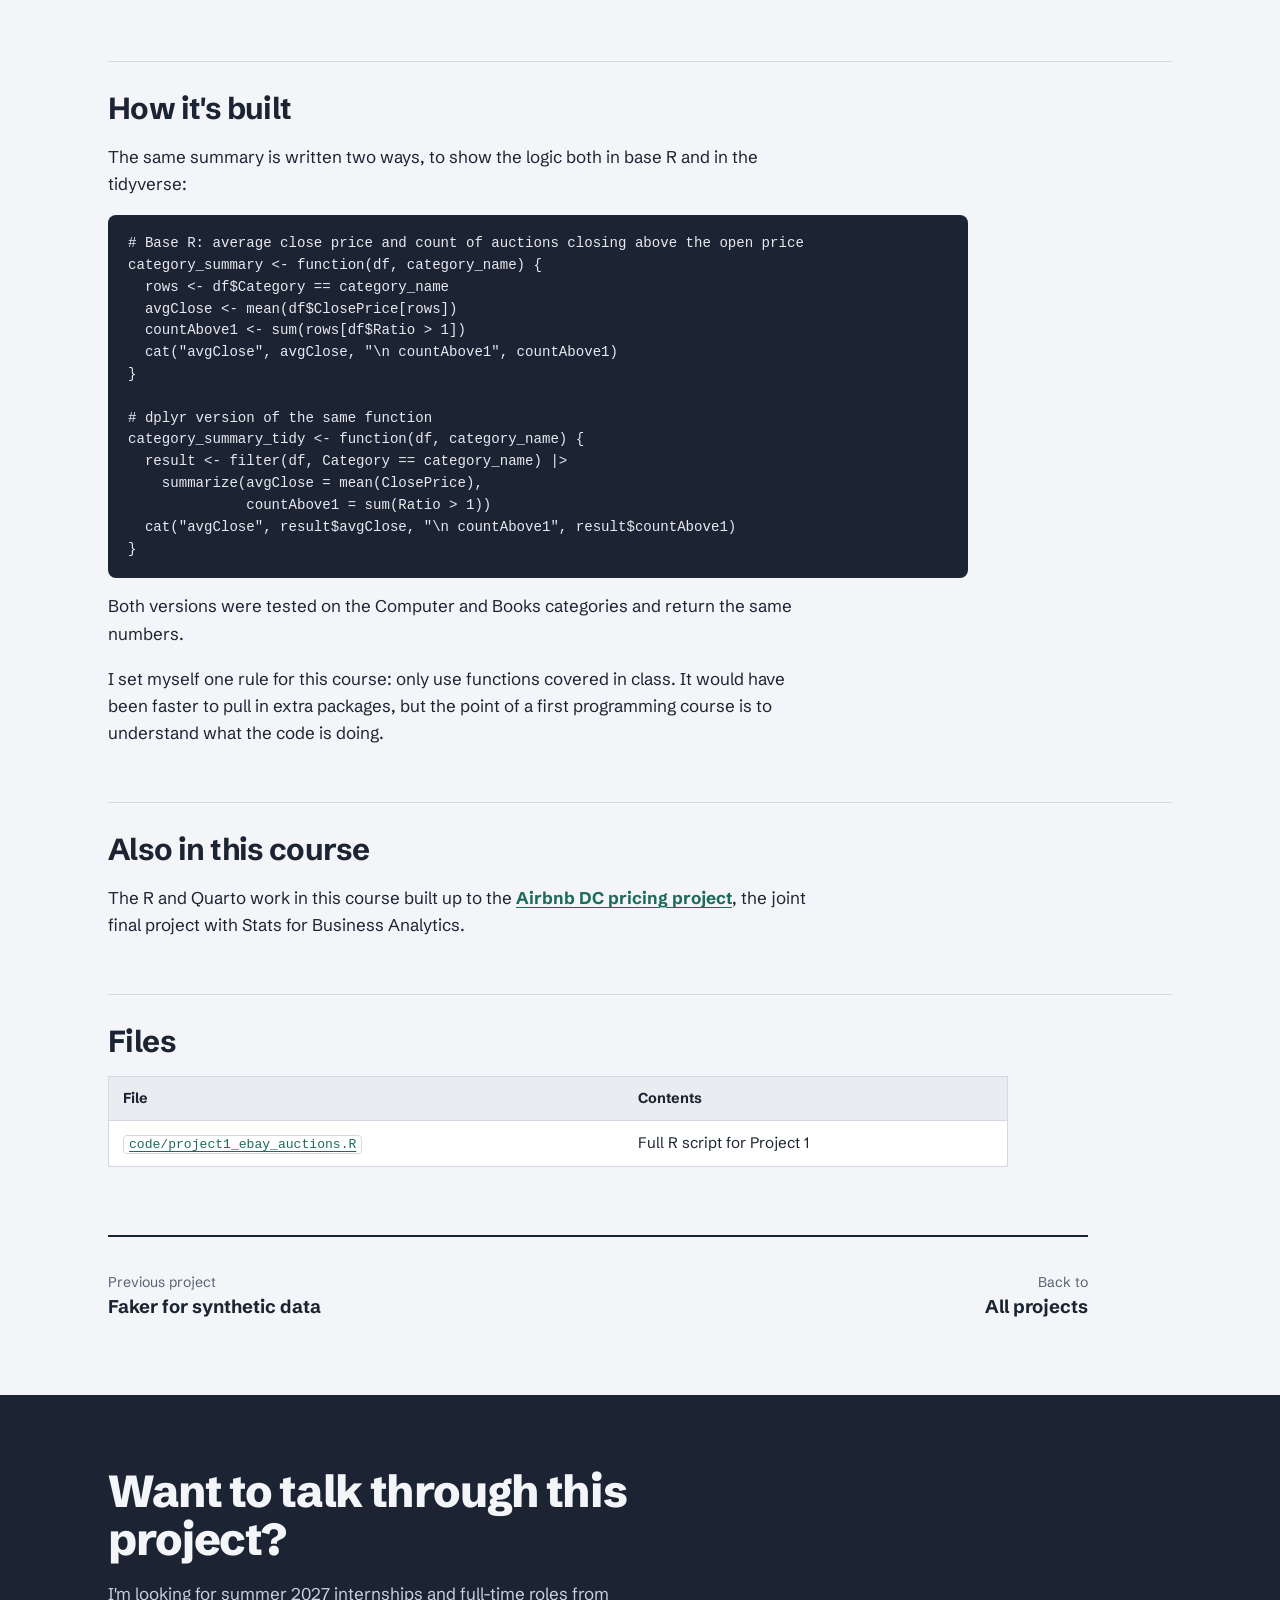
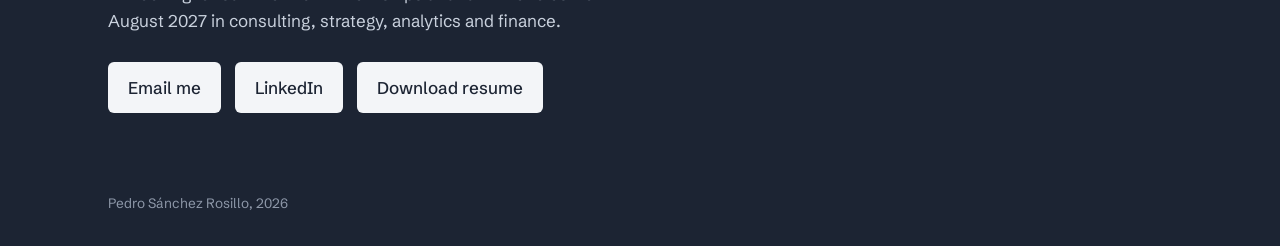
<file: projects/r-programming-fundamentals/index.html>
<!DOCTYPE html>
<html lang="en">
<head>
<meta charset="utf-8">
<meta name="viewport" content="width=device-width, initial-scale=1">
<title>R Programming: Which eBay Categories Should a Reseller Focus On? | Pedro Sánchez Rosillo</title>
<meta name="description" content="Base R and dplyr analysis of 1,223 auctions for a reseller.">
<meta property="og:type" content="article">
<meta property="og:title" content="R Programming: Which eBay Categories Should a Reseller Focus On?">
<meta property="og:description" content="Base R and dplyr analysis of 1,223 auctions for a reseller.">
<meta property="og:url" content="https://pedrosrsanto.github.io/msba-portfolio/projects/r-programming-fundamentals/">
<meta property="og:image" content="https://pedrosrsanto.github.io/msba-portfolio/og-card.png">
<meta name="twitter:card" content="summary_large_image">
<link rel="icon" href="data:image/svg+xml,%3Csvg xmlns='http://www.w3.org/2000/svg' viewBox='0 0 64 64'%3E%3Crect width='64' height='64' rx='12' fill='%231C2433'/%3E%3Ctext x='32' y='42' font-family='Arial,sans-serif' font-size='28' font-weight='700' fill='%23F3F5F8' text-anchor='middle'%3EPS%3C/text%3E%3C/svg%3E">
<link rel="preconnect" href="https://fonts.googleapis.com">
<link rel="preconnect" href="https://fonts.gstatic.com" crossorigin>
<link href="https://fonts.googleapis.com/css2?family=Schibsted+Grotesk:ital,wght@0,400;0,500;0,700;0,800;1,400&display=swap" rel="stylesheet">
<link rel="stylesheet" href="../case.css">
</head>
<body>

<header class="wrap top">
  <a class="mark" href="../../">Pedro Sánchez Rosillo</a>
  <nav aria-label="Main">
    <a href="../../#projects">All projects</a>
    <a href="../../#experience">Experience</a>
    <a href="../../#contact">Contact</a>
    <a class="nav-cv" href="../../Pedro_Sanchez_Rosillo_Resume.pdf">Resume</a>
  </nav>
</header>

<main>
  <div class="wrap case-head">
    <p class="crumb"><a href="../../#projects">Projects</a> / R: eBay categories</p>
    <h1>R Programming: Which eBay Categories Should a Reseller Focus On?</h1>
    
    <dl class="meta">
<div><dt>Course</dt><dd>OPAN 6606 Programming I: Intro to Data, Georgetown MSBA (Fall 2026)</dd></div>
<div><dt>Tools</dt><dd>R (base R, tidyverse/dplyr)</dd></div>
<div><dt>Skills</dt><dd>Vectors and indexing, loops and functions, <code>select()</code>, <code>mutate()</code> with <code>case_when()</code>, <code>summarize()</code> with <code>.by</code>, writing the same logic in base R and in dplyr</dd></div>
    </dl>
    <p class="actions"><a class="btn btn-ghost" href="https://github.com/Pedrosrsanto/msba-portfolio/tree/main/projects/r-programming-fundamentals/code">View the code</a> <a class="btn btn-ghost" href="https://github.com/Pedrosrsanto/msba-portfolio/tree/main/projects/r-programming-fundamentals">Project folder on GitHub</a></p>
  </div>

  <article class="wrap case-body">
<h2>The question</h2>
<p>A reseller is deciding which product categories to focus their online storefront on, and handed over <strong>1,223 historical eBay auctions</strong> to mine for patterns before committing. The project builds across three classes: base R fundamentals, then loops and functions, then dplyr.</p>
<h2>What I found</h2>
<ul>
<li><strong>Auction length:</strong> the longest auctions ran 10 days (220 of them). The average was about 6.4 days, and 59% of auctions ran longer than that. Bucketed: 722 long (7 to 10 days), 330 medium (5 days), 171 short (1 to 3 days)</li>
<li><strong>Close-to-open price ratio:</strong> the raw average was about 119.6, which is misleading. A handful of auctions opened at $0.01, which blows up the ratio. Excluding those, the average is about <strong>9.6</strong>. For Computer auctions it's about 21.8</li>
<li><strong>Highest average close price by category:</strong> Electronics, then Automotive, then Pottery/Glass</li>
<li><strong>Timing matters:</strong> Computer auctions ending on a <strong>Saturday</strong> averaged a <strong>$103.62</strong> close, well above even the best category average (Electronics, $80.70)</li>
</ul>
<h2>Recommendation</h2>
<p><strong>Prioritize Automotive.</strong> It has the second-best average close price ($55.19) and a high auction count, so it produces the highest total close value of any category. For Computers, aim for auctions that end on a Saturday, assuming the seller can control when an auction ends.</p>
<h2>How it's built</h2>
<p>The same summary is written two ways, to show the logic both in base R and in the tidyverse:</p>
<pre><code class="language-r"># Base R: average close price and count of auctions closing above the open price
category_summary &lt;- function(df, category_name) {
  rows &lt;- df$Category == category_name
  avgClose &lt;- mean(df$ClosePrice[rows])
  countAbove1 &lt;- sum(rows[df$Ratio &gt; 1])
  cat(&quot;avgClose&quot;, avgClose, &quot;\n countAbove1&quot;, countAbove1)
}

# dplyr version of the same function
category_summary_tidy &lt;- function(df, category_name) {
  result &lt;- filter(df, Category == category_name) |&gt;
    summarize(avgClose = mean(ClosePrice),
              countAbove1 = sum(Ratio &gt; 1))
  cat(&quot;avgClose&quot;, result$avgClose, &quot;\n countAbove1&quot;, result$countAbove1)
}
</code></pre>
<p>Both versions were tested on the Computer and Books categories and return the same numbers.</p>
<p>I set myself one rule for this course: only use functions covered in class. It would have been faster to pull in extra packages, but the point of a first programming course is to understand what the code is doing.</p>
<h2>Also in this course</h2>
<p>The R and Quarto work in this course built up to the <strong><a href="../airbnb-dc-pricing/">Airbnb DC pricing project</a></strong>, the joint final project with Stats for Business Analytics.</p>
<h2>Files</h2>
<div class="table-wrap"><table>
<thead>
<tr>
<th>File</th>
<th>Contents</th>
</tr>
</thead>
<tbody>
<tr>
<td><a href="https://github.com/Pedrosrsanto/msba-portfolio/blob/main/projects/r-programming-fundamentals/code/project1_ebay_auctions.R"><code>code/project1_ebay_auctions.R</code></a></td>
<td>Full R script for Project 1</td>
</tr>
</tbody>
</table></div>
  </article>

  <div class="wrap"><nav class="pager" aria-label="More projects"><a class="prev" href="../faker-synthetic-data/"><span>Previous project</span>Faker for synthetic data</a><a class="next" href="../../#projects"><span>Back to</span>All projects</a></nav></div>

  <section class="contact">
    <div class="wrap">
      <h2>Want to talk through this project?</h2>
      <p>I'm looking for summer 2027 internships and full-time roles from August 2027 in consulting, strategy, analytics and finance.</p>
      <div class="links">
        <a href="mailto:pedrosrsanto@gmail.com">Email me</a>
        <a href="https://www.linkedin.com/in/pedro-sanchez-rosillo-661316364/">LinkedIn</a>
        <a href="../../Pedro_Sanchez_Rosillo_Resume.pdf">Download resume</a>
      </div>
    </div>
  </section>
</main>

<footer>
  <div class="wrap">Pedro Sánchez Rosillo, 2026</div>
</footer>

</body>
</html>
</file>
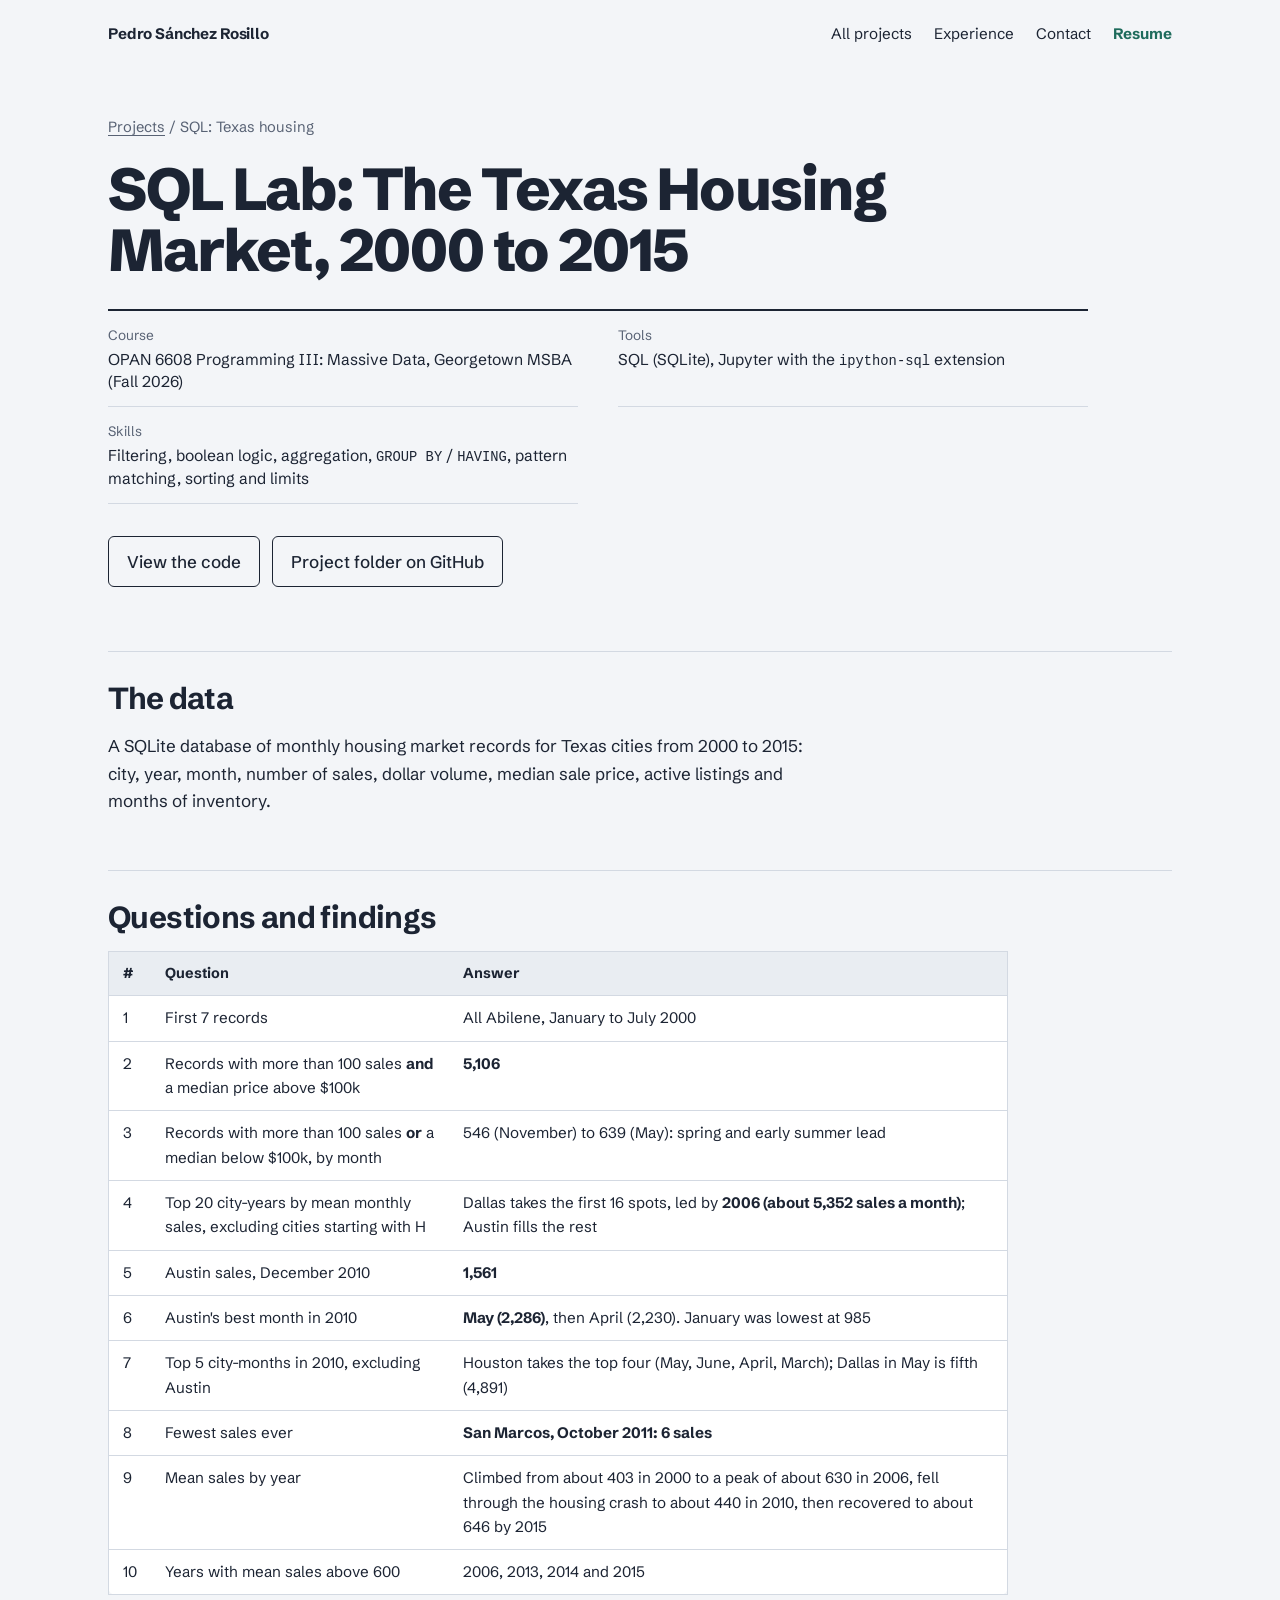
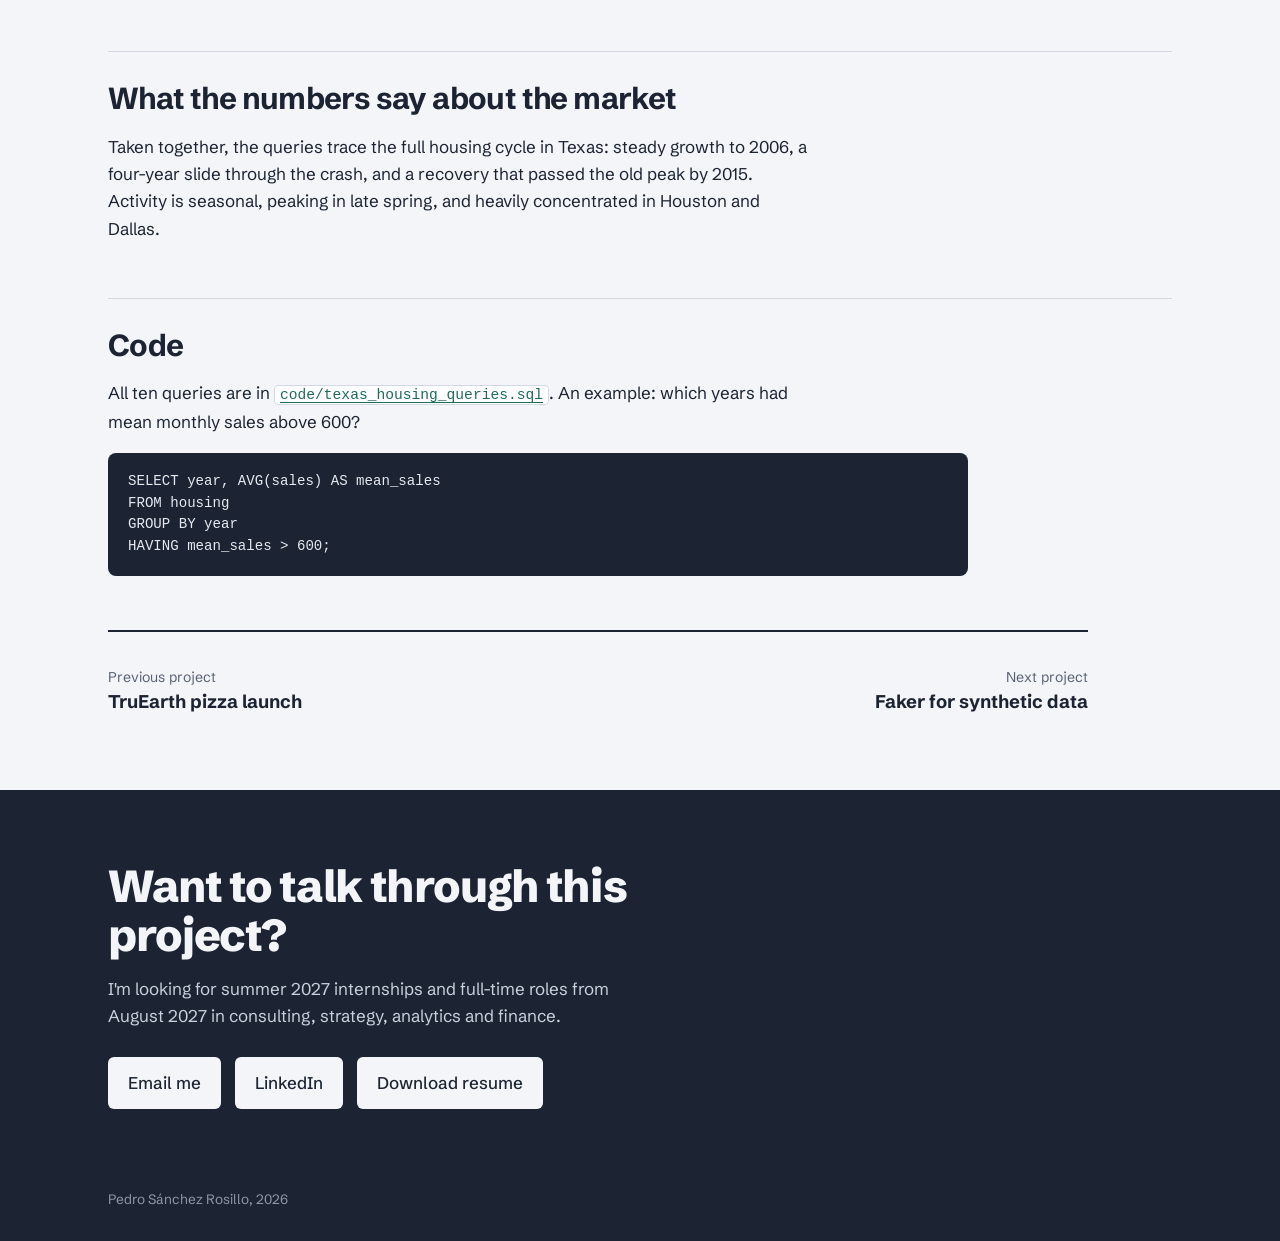
<file: projects/sql-texas-housing/index.html>
<!DOCTYPE html>
<html lang="en">
<head>
<meta charset="utf-8">
<meta name="viewport" content="width=device-width, initial-scale=1">
<title>SQL Lab: The Texas Housing Market, 2000 to 2015 | Pedro Sánchez Rosillo</title>
<meta name="description" content="Ten SQLite queries tracing the 2000 to 2015 housing cycle.">
<meta property="og:type" content="article">
<meta property="og:title" content="SQL Lab: The Texas Housing Market, 2000 to 2015">
<meta property="og:description" content="Ten SQLite queries tracing the 2000 to 2015 housing cycle.">
<meta property="og:url" content="https://pedrosrsanto.github.io/msba-portfolio/projects/sql-texas-housing/">
<meta property="og:image" content="https://pedrosrsanto.github.io/msba-portfolio/og-card.png">
<meta name="twitter:card" content="summary_large_image">
<link rel="icon" href="data:image/svg+xml,%3Csvg xmlns='http://www.w3.org/2000/svg' viewBox='0 0 64 64'%3E%3Crect width='64' height='64' rx='12' fill='%231C2433'/%3E%3Ctext x='32' y='42' font-family='Arial,sans-serif' font-size='28' font-weight='700' fill='%23F3F5F8' text-anchor='middle'%3EPS%3C/text%3E%3C/svg%3E">
<link rel="preconnect" href="https://fonts.googleapis.com">
<link rel="preconnect" href="https://fonts.gstatic.com" crossorigin>
<link href="https://fonts.googleapis.com/css2?family=Schibsted+Grotesk:ital,wght@0,400;0,500;0,700;0,800;1,400&display=swap" rel="stylesheet">
<link rel="stylesheet" href="../case.css">
</head>
<body>

<header class="wrap top">
  <a class="mark" href="../../">Pedro Sánchez Rosillo</a>
  <nav aria-label="Main">
    <a href="../../#projects">All projects</a>
    <a href="../../#experience">Experience</a>
    <a href="../../#contact">Contact</a>
    <a class="nav-cv" href="../../Pedro_Sanchez_Rosillo_Resume.pdf">Resume</a>
  </nav>
</header>

<main>
  <div class="wrap case-head">
    <p class="crumb"><a href="../../#projects">Projects</a> / SQL: Texas housing</p>
    <h1>SQL Lab: The Texas Housing Market, 2000 to 2015</h1>
    
    <dl class="meta">
<div><dt>Course</dt><dd>OPAN 6608 Programming III: Massive Data, Georgetown MSBA (Fall 2026)</dd></div>
<div><dt>Tools</dt><dd>SQL (SQLite), Jupyter with the <code>ipython-sql</code> extension</dd></div>
<div><dt>Skills</dt><dd>Filtering, boolean logic, aggregation, <code>GROUP BY</code> / <code>HAVING</code>, pattern matching, sorting and limits</dd></div>
    </dl>
    <p class="actions"><a class="btn btn-ghost" href="https://github.com/Pedrosrsanto/msba-portfolio/tree/main/projects/sql-texas-housing/code">View the code</a> <a class="btn btn-ghost" href="https://github.com/Pedrosrsanto/msba-portfolio/tree/main/projects/sql-texas-housing">Project folder on GitHub</a></p>
  </div>

  <article class="wrap case-body">
<h2>The data</h2>
<p>A SQLite database of monthly housing market records for Texas cities from 2000 to 2015: city, year, month, number of sales, dollar volume, median sale price, active listings and months of inventory.</p>
<h2>Questions and findings</h2>
<div class="table-wrap"><table>
<thead>
<tr>
<th>#</th>
<th>Question</th>
<th>Answer</th>
</tr>
</thead>
<tbody>
<tr>
<td>1</td>
<td>First 7 records</td>
<td>All Abilene, January to July 2000</td>
</tr>
<tr>
<td>2</td>
<td>Records with more than 100 sales <strong>and</strong> a median price above $100k</td>
<td><strong>5,106</strong></td>
</tr>
<tr>
<td>3</td>
<td>Records with more than 100 sales <strong>or</strong> a median below $100k, by month</td>
<td>546 (November) to 639 (May): spring and early summer lead</td>
</tr>
<tr>
<td>4</td>
<td>Top 20 city-years by mean monthly sales, excluding cities starting with H</td>
<td>Dallas takes the first 16 spots, led by <strong>2006 (about 5,352 sales a month)</strong>; Austin fills the rest</td>
</tr>
<tr>
<td>5</td>
<td>Austin sales, December 2010</td>
<td><strong>1,561</strong></td>
</tr>
<tr>
<td>6</td>
<td>Austin's best month in 2010</td>
<td><strong>May (2,286)</strong>, then April (2,230). January was lowest at 985</td>
</tr>
<tr>
<td>7</td>
<td>Top 5 city-months in 2010, excluding Austin</td>
<td>Houston takes the top four (May, June, April, March); Dallas in May is fifth (4,891)</td>
</tr>
<tr>
<td>8</td>
<td>Fewest sales ever</td>
<td><strong>San Marcos, October 2011: 6 sales</strong></td>
</tr>
<tr>
<td>9</td>
<td>Mean sales by year</td>
<td>Climbed from about 403 in 2000 to a peak of about 630 in 2006, fell through the housing crash to about 440 in 2010, then recovered to about 646 by 2015</td>
</tr>
<tr>
<td>10</td>
<td>Years with mean sales above 600</td>
<td>2006, 2013, 2014 and 2015</td>
</tr>
</tbody>
</table></div>
<h2>What the numbers say about the market</h2>
<p>Taken together, the queries trace the full housing cycle in Texas: steady growth to 2006, a four-year slide through the crash, and a recovery that passed the old peak by 2015. Activity is seasonal, peaking in late spring, and heavily concentrated in Houston and Dallas.</p>
<h2>Code</h2>
<p>All ten queries are in <a href="https://github.com/Pedrosrsanto/msba-portfolio/blob/main/projects/sql-texas-housing/code/texas_housing_queries.sql"><code>code/texas_housing_queries.sql</code></a>. An example: which years had mean monthly sales above 600?</p>
<pre><code class="language-sql">SELECT year, AVG(sales) AS mean_sales
FROM housing
GROUP BY year
HAVING mean_sales &gt; 600;
</code></pre>
  </article>

  <div class="wrap"><nav class="pager" aria-label="More projects"><a class="prev" href="../truearth-launch-forecast/"><span>Previous project</span>TruEarth pizza launch</a><a class="next" href="../faker-synthetic-data/"><span>Next project</span>Faker for synthetic data</a></nav></div>

  <section class="contact">
    <div class="wrap">
      <h2>Want to talk through this project?</h2>
      <p>I'm looking for summer 2027 internships and full-time roles from August 2027 in consulting, strategy, analytics and finance.</p>
      <div class="links">
        <a href="mailto:pedrosrsanto@gmail.com">Email me</a>
        <a href="https://www.linkedin.com/in/pedro-sanchez-rosillo-661316364/">LinkedIn</a>
        <a href="../../Pedro_Sanchez_Rosillo_Resume.pdf">Download resume</a>
      </div>
    </div>
  </section>
</main>

<footer>
  <div class="wrap">Pedro Sánchez Rosillo, 2026</div>
</footer>

</body>
</html>
</file>
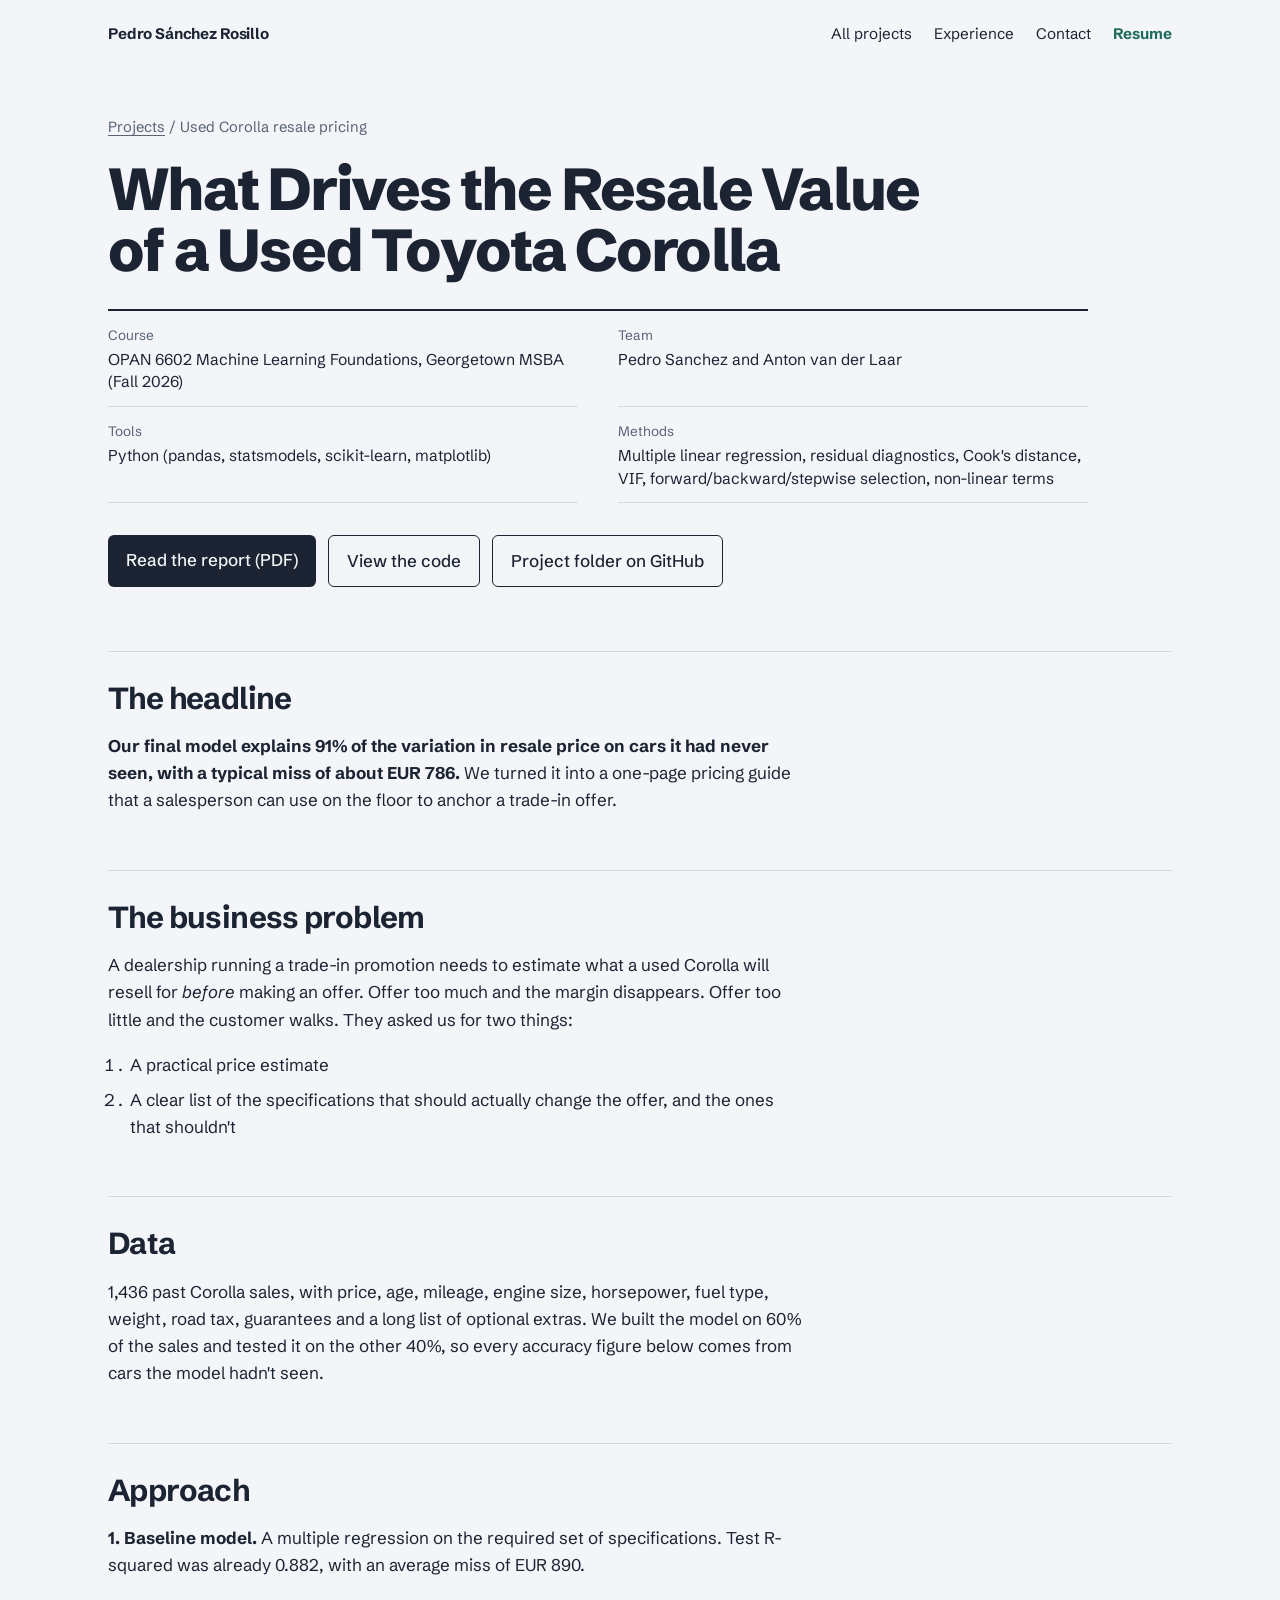
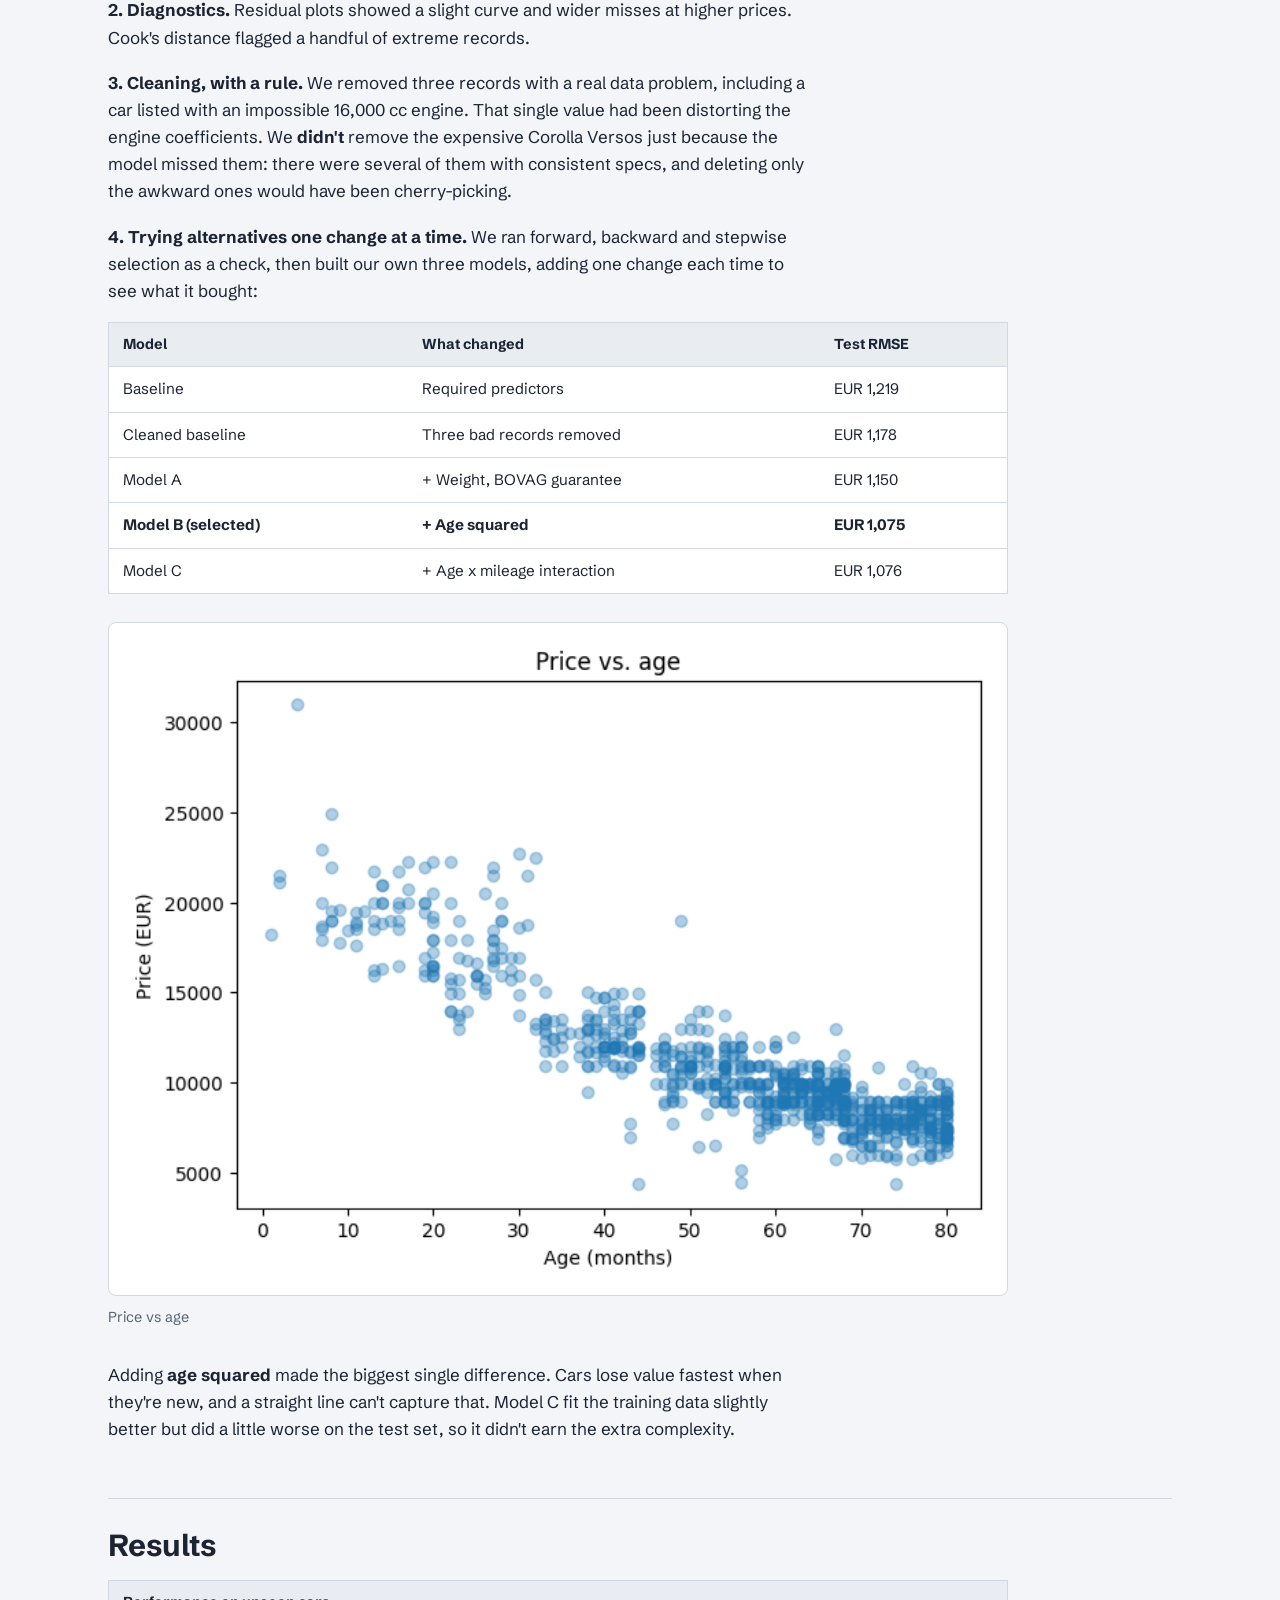
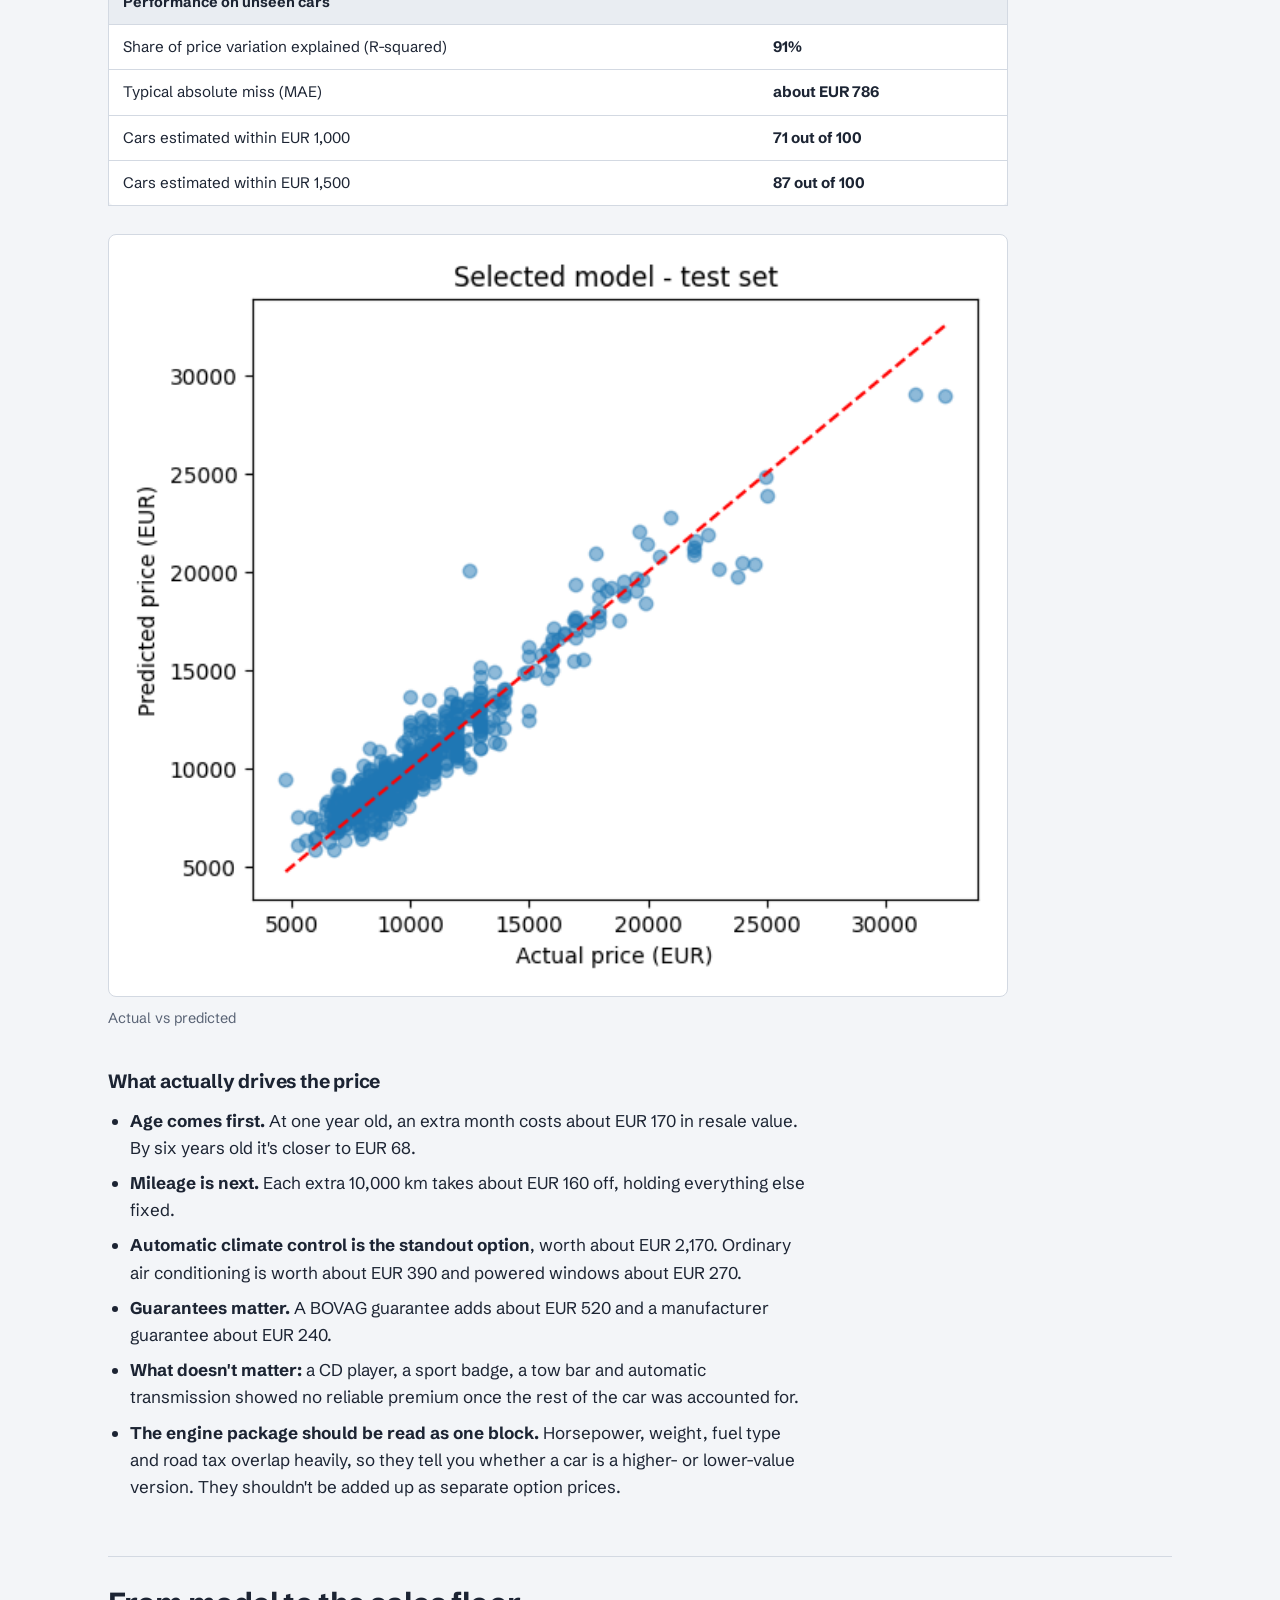
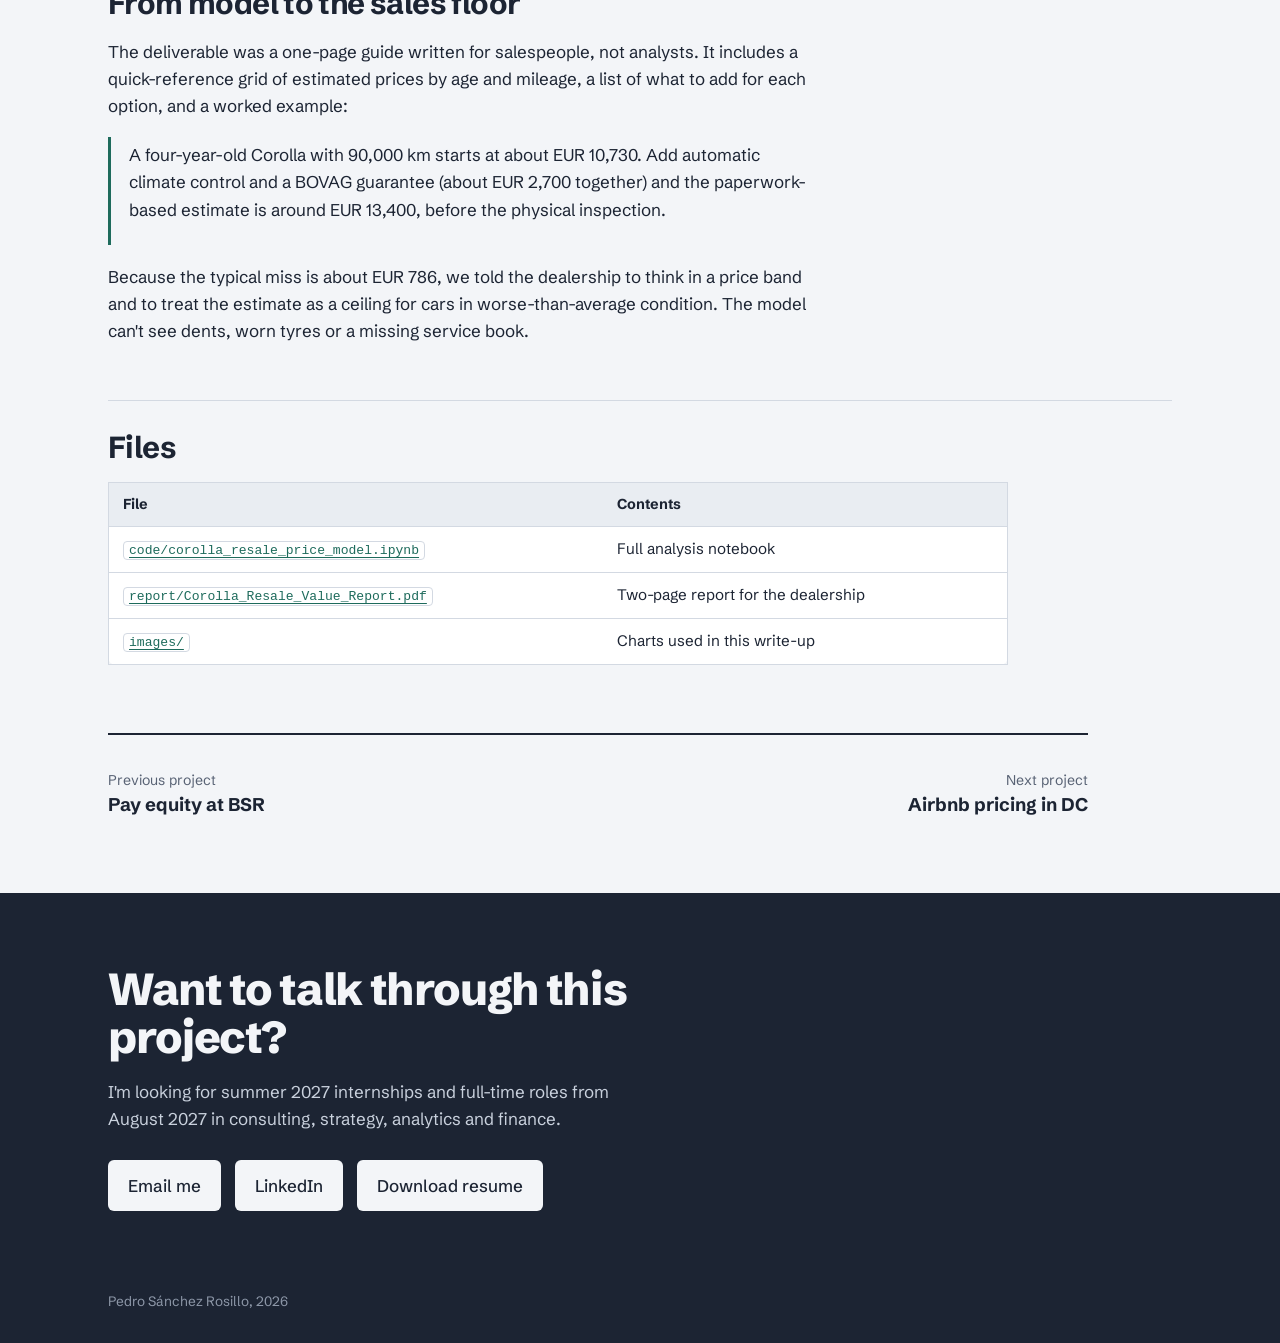
<file: projects/toyota-corolla-pricing/index.html>
<!DOCTYPE html>
<html lang="en">
<head>
<meta charset="utf-8">
<meta name="viewport" content="width=device-width, initial-scale=1">
<title>What Drives the Resale Value of a Used Toyota Corolla | Pedro Sánchez Rosillo</title>
<meta name="description" content="A regression model that explains 91% of resale price on cars it had never seen, with a typical miss of about EUR 786, turned into a one-page pricing guide for a dealership’s sales floor.">
<meta property="og:type" content="article">
<meta property="og:title" content="What Drives the Resale Value of a Used Toyota Corolla">
<meta property="og:description" content="A regression model that explains 91% of resale price on cars it had never seen, with a typical miss of about EUR 786, turned into a one-page pricing guide for a dealership’s sales floor.">
<meta property="og:url" content="https://pedrosrsanto.github.io/msba-portfolio/projects/toyota-corolla-pricing/">
<meta property="og:image" content="https://pedrosrsanto.github.io/msba-portfolio/projects/toyota-corolla-pricing/images/actual-vs-predicted.png">
<meta name="twitter:card" content="summary_large_image">
<link rel="icon" href="data:image/svg+xml,%3Csvg xmlns='http://www.w3.org/2000/svg' viewBox='0 0 64 64'%3E%3Crect width='64' height='64' rx='12' fill='%231C2433'/%3E%3Ctext x='32' y='42' font-family='Arial,sans-serif' font-size='28' font-weight='700' fill='%23F3F5F8' text-anchor='middle'%3EPS%3C/text%3E%3C/svg%3E">
<link rel="preconnect" href="https://fonts.googleapis.com">
<link rel="preconnect" href="https://fonts.gstatic.com" crossorigin>
<link href="https://fonts.googleapis.com/css2?family=Schibsted+Grotesk:ital,wght@0,400;0,500;0,700;0,800;1,400&display=swap" rel="stylesheet">
<link rel="stylesheet" href="../case.css">
</head>
<body>

<header class="wrap top">
  <a class="mark" href="../../">Pedro Sánchez Rosillo</a>
  <nav aria-label="Main">
    <a href="../../#projects">All projects</a>
    <a href="../../#experience">Experience</a>
    <a href="../../#contact">Contact</a>
    <a class="nav-cv" href="../../Pedro_Sanchez_Rosillo_Resume.pdf">Resume</a>
  </nav>
</header>

<main>
  <div class="wrap case-head">
    <p class="crumb"><a href="../../#projects">Projects</a> / Used Corolla resale pricing</p>
    <h1>What Drives the Resale Value of a Used Toyota Corolla</h1>
    
    <dl class="meta">
<div><dt>Course</dt><dd>OPAN 6602 Machine Learning Foundations, Georgetown MSBA (Fall 2026)</dd></div>
<div><dt>Team</dt><dd>Pedro Sanchez and Anton van der Laar</dd></div>
<div><dt>Tools</dt><dd>Python (pandas, statsmodels, scikit-learn, matplotlib)</dd></div>
<div><dt>Methods</dt><dd>Multiple linear regression, residual diagnostics, Cook's distance, VIF, forward/backward/stepwise selection, non-linear terms</dd></div>
    </dl>
    <p class="actions"><a class="btn" href="report/Corolla_Resale_Value_Report.pdf">Read the report (PDF)</a> <a class="btn btn-ghost" href="https://github.com/Pedrosrsanto/msba-portfolio/tree/main/projects/toyota-corolla-pricing/code">View the code</a> <a class="btn btn-ghost" href="https://github.com/Pedrosrsanto/msba-portfolio/tree/main/projects/toyota-corolla-pricing">Project folder on GitHub</a></p>
  </div>

  <article class="wrap case-body">
<h2>The headline</h2>
<p><strong>Our final model explains 91% of the variation in resale price on cars it had never seen, with a typical miss of about EUR 786.</strong> We turned it into a one-page pricing guide that a salesperson can use on the floor to anchor a trade-in offer.</p>
<h2>The business problem</h2>
<p>A dealership running a trade-in promotion needs to estimate what a used Corolla will resell for <em>before</em> making an offer. Offer too much and the margin disappears. Offer too little and the customer walks. They asked us for two things:</p>
<ol>
<li>A practical price estimate</li>
<li>A clear list of the specifications that should actually change the offer, and the ones that shouldn't</li>
</ol>
<h2>Data</h2>
<p>1,436 past Corolla sales, with price, age, mileage, engine size, horsepower, fuel type, weight, road tax, guarantees and a long list of optional extras. We built the model on 60% of the sales and tested it on the other 40%, so every accuracy figure below comes from cars the model hadn't seen.</p>
<h2>Approach</h2>
<p><strong>1. Baseline model.</strong> A multiple regression on the required set of specifications. Test R-squared was already 0.882, with an average miss of EUR 890.</p>
<p><strong>2. Diagnostics.</strong> Residual plots showed a slight curve and wider misses at higher prices. Cook's distance flagged a handful of extreme records.</p>
<p><strong>3. Cleaning, with a rule.</strong> We removed three records with a real data problem, including a car listed with an impossible 16,000 cc engine. That single value had been distorting the engine coefficients. We <strong>didn't</strong> remove the expensive Corolla Versos just because the model missed them: there were several of them with consistent specs, and deleting only the awkward ones would have been cherry-picking.</p>
<p><strong>4. Trying alternatives one change at a time.</strong> We ran forward, backward and stepwise selection as a check, then built our own three models, adding one change each time to see what it bought:</p>
<div class="table-wrap"><table>
<thead>
<tr>
<th>Model</th>
<th>What changed</th>
<th>Test RMSE</th>
</tr>
</thead>
<tbody>
<tr>
<td>Baseline</td>
<td>Required predictors</td>
<td>EUR 1,219</td>
</tr>
<tr>
<td>Cleaned baseline</td>
<td>Three bad records removed</td>
<td>EUR 1,178</td>
</tr>
<tr>
<td>Model A</td>
<td>+ Weight, BOVAG guarantee</td>
<td>EUR 1,150</td>
</tr>
<tr>
<td><strong>Model B (selected)</strong></td>
<td><strong>+ Age squared</strong></td>
<td><strong>EUR 1,075</strong></td>
</tr>
<tr>
<td>Model C</td>
<td>+ Age x mileage interaction</td>
<td>EUR 1,076</td>
</tr>
</tbody>
</table></div>
<figure><a href="images/price-vs-age.png"><img src="images/price-vs-age.png" alt="Price vs age" width="635" height="470" decoding="async"></a><figcaption>Price vs age</figcaption></figure>
<p>Adding <strong>age squared</strong> made the biggest single difference. Cars lose value fastest when they're new, and a straight line can't capture that. Model C fit the training data slightly better but did a little worse on the test set, so it didn't earn the extra complexity.</p>
<h2>Results</h2>
<div class="table-wrap"><table>
<thead>
<tr>
<th>Performance on unseen cars</th>
<th></th>
</tr>
</thead>
<tbody>
<tr>
<td>Share of price variation explained (R-squared)</td>
<td><strong>91%</strong></td>
</tr>
<tr>
<td>Typical absolute miss (MAE)</td>
<td><strong>about EUR 786</strong></td>
</tr>
<tr>
<td>Cars estimated within EUR 1,000</td>
<td><strong>71 out of 100</strong></td>
</tr>
<tr>
<td>Cars estimated within EUR 1,500</td>
<td><strong>87 out of 100</strong></td>
</tr>
</tbody>
</table></div>
<figure><a href="images/actual-vs-predicted.png"><img src="images/actual-vs-predicted.png" alt="Actual vs predicted" width="558" height="470" decoding="async"></a><figcaption>Actual vs predicted</figcaption></figure>
<h3>What actually drives the price</h3>
<ul>
<li><strong>Age comes first.</strong> At one year old, an extra month costs about EUR 170 in resale value. By six years old it's closer to EUR 68.</li>
<li><strong>Mileage is next.</strong> Each extra 10,000 km takes about EUR 160 off, holding everything else fixed.</li>
<li><strong>Automatic climate control is the standout option</strong>, worth about EUR 2,170. Ordinary air conditioning is worth about EUR 390 and powered windows about EUR 270.</li>
<li><strong>Guarantees matter.</strong> A BOVAG guarantee adds about EUR 520 and a manufacturer guarantee about EUR 240.</li>
<li><strong>What doesn't matter:</strong> a CD player, a sport badge, a tow bar and automatic transmission showed no reliable premium once the rest of the car was accounted for.</li>
<li><strong>The engine package should be read as one block.</strong> Horsepower, weight, fuel type and road tax overlap heavily, so they tell you whether a car is a higher- or lower-value version. They shouldn't be added up as separate option prices.</li>
</ul>
<h2>From model to the sales floor</h2>
<p>The deliverable was a one-page guide written for salespeople, not analysts. It includes a quick-reference grid of estimated prices by age and mileage, a list of what to add for each option, and a worked example:</p>
<blockquote>
<p>A four-year-old Corolla with 90,000 km starts at about EUR 10,730. Add automatic climate control and a BOVAG guarantee (about EUR 2,700 together) and the paperwork-based estimate is around EUR 13,400, before the physical inspection.</p>
</blockquote>
<p>Because the typical miss is about EUR 786, we told the dealership to think in a price band and to treat the estimate as a ceiling for cars in worse-than-average condition. The model can't see dents, worn tyres or a missing service book.</p>
<h2>Files</h2>
<div class="table-wrap"><table>
<thead>
<tr>
<th>File</th>
<th>Contents</th>
</tr>
</thead>
<tbody>
<tr>
<td><a href="https://github.com/Pedrosrsanto/msba-portfolio/blob/main/projects/toyota-corolla-pricing/code/corolla_resale_price_model.ipynb"><code>code/corolla_resale_price_model.ipynb</code></a></td>
<td>Full analysis notebook</td>
</tr>
<tr>
<td><a href="report/Corolla_Resale_Value_Report.pdf"><code>report/Corolla_Resale_Value_Report.pdf</code></a></td>
<td>Two-page report for the dealership</td>
</tr>
<tr>
<td><a href="https://github.com/Pedrosrsanto/msba-portfolio/tree/main/projects/toyota-corolla-pricing/images"><code>images/</code></a></td>
<td>Charts used in this write-up</td>
</tr>
</tbody>
</table></div>
  </article>

  <div class="wrap"><nav class="pager" aria-label="More projects"><a class="prev" href="../bsr-pay-equity/"><span>Previous project</span>Pay equity at BSR</a><a class="next" href="../airbnb-dc-pricing/"><span>Next project</span>Airbnb pricing in DC</a></nav></div>

  <section class="contact">
    <div class="wrap">
      <h2>Want to talk through this project?</h2>
      <p>I'm looking for summer 2027 internships and full-time roles from August 2027 in consulting, strategy, analytics and finance.</p>
      <div class="links">
        <a href="mailto:pedrosrsanto@gmail.com">Email me</a>
        <a href="https://www.linkedin.com/in/pedro-sanchez-rosillo-661316364/">LinkedIn</a>
        <a href="../../Pedro_Sanchez_Rosillo_Resume.pdf">Download resume</a>
      </div>
    </div>
  </section>
</main>

<footer>
  <div class="wrap">Pedro Sánchez Rosillo, 2026</div>
</footer>

</body>
</html>
</file>
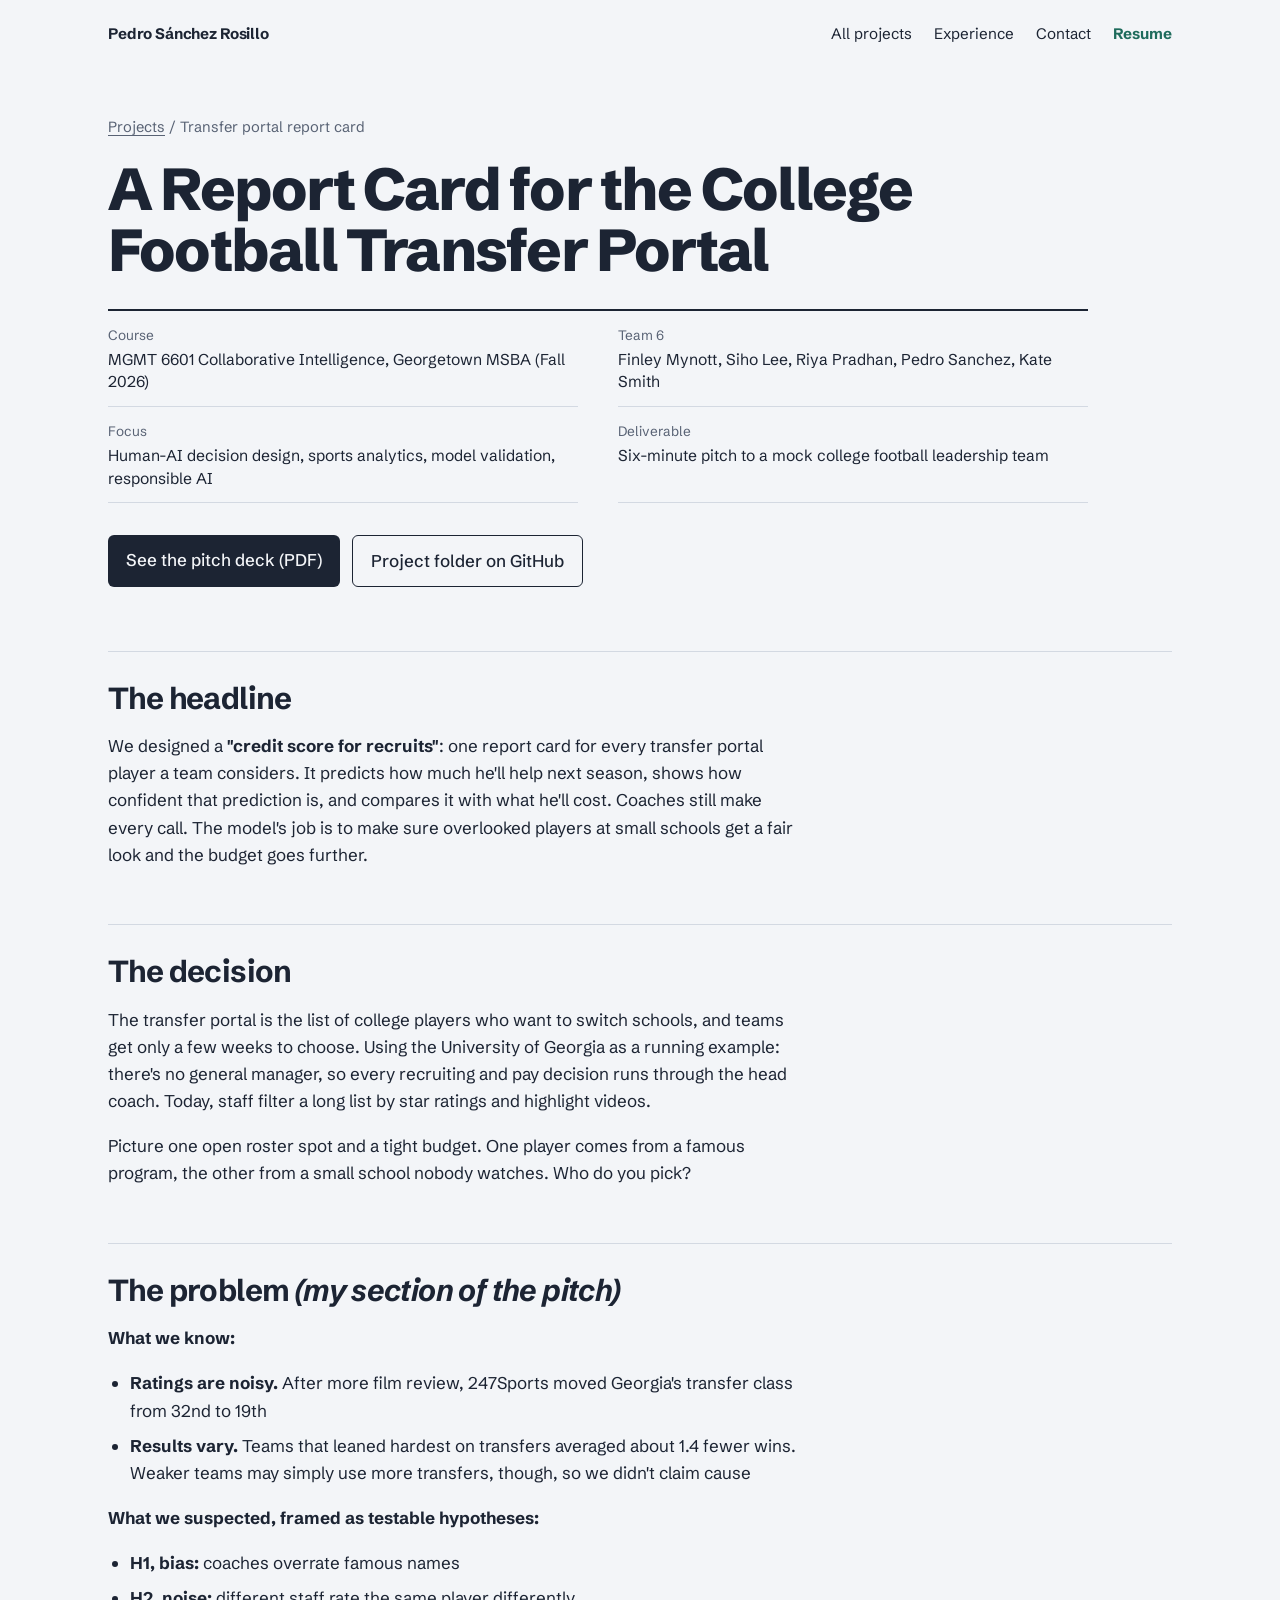
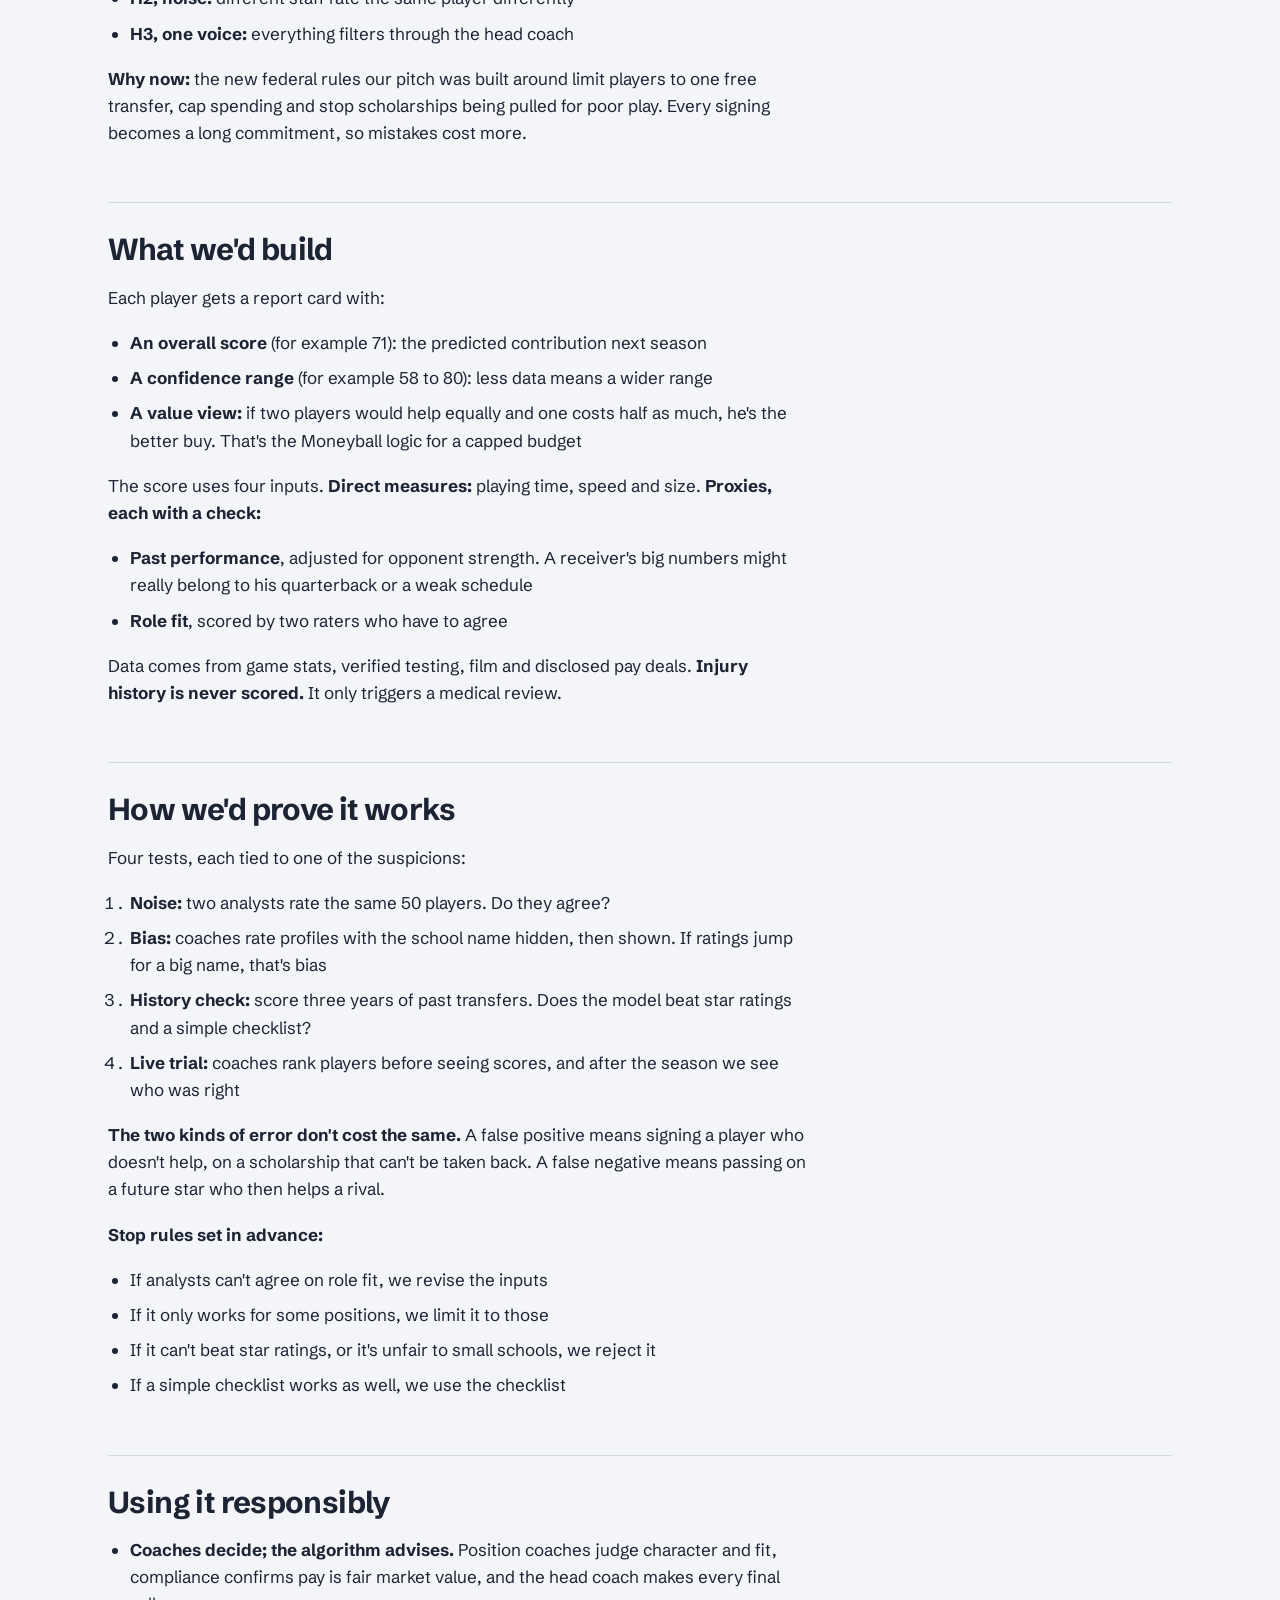
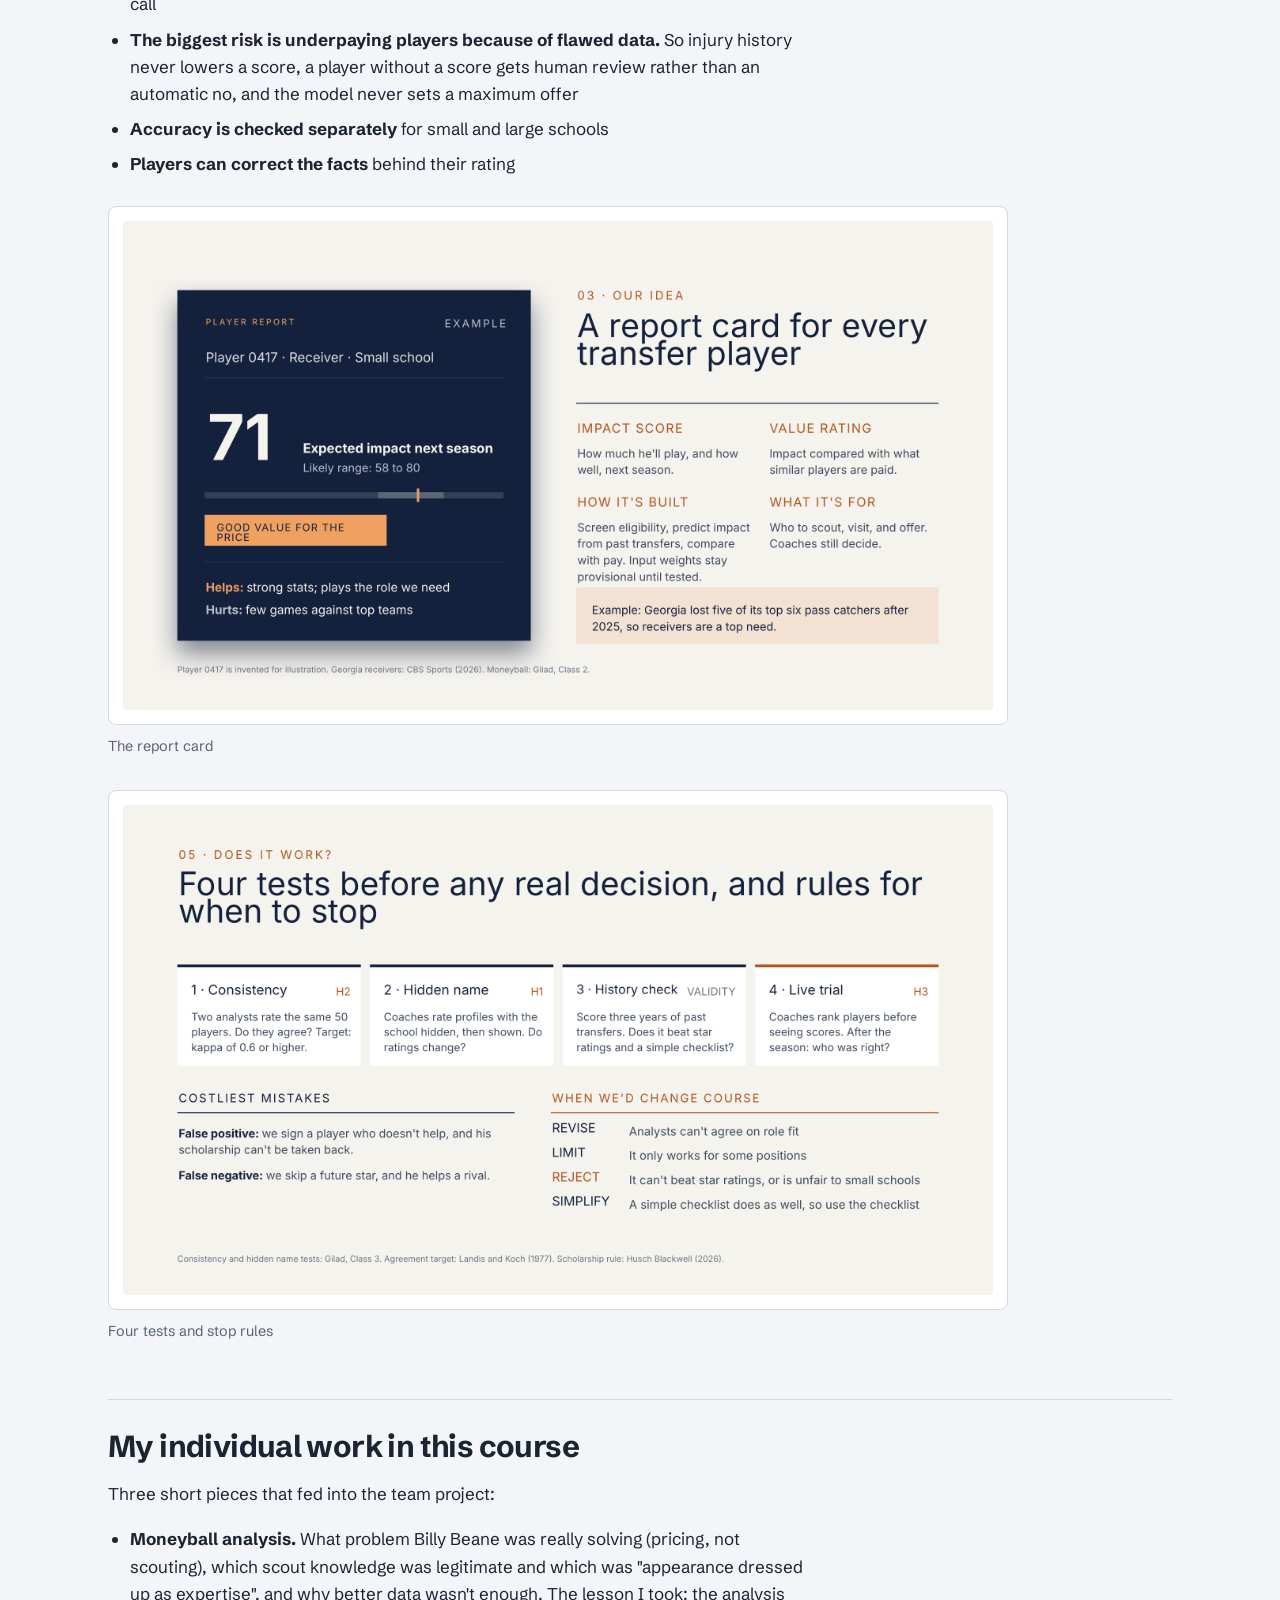
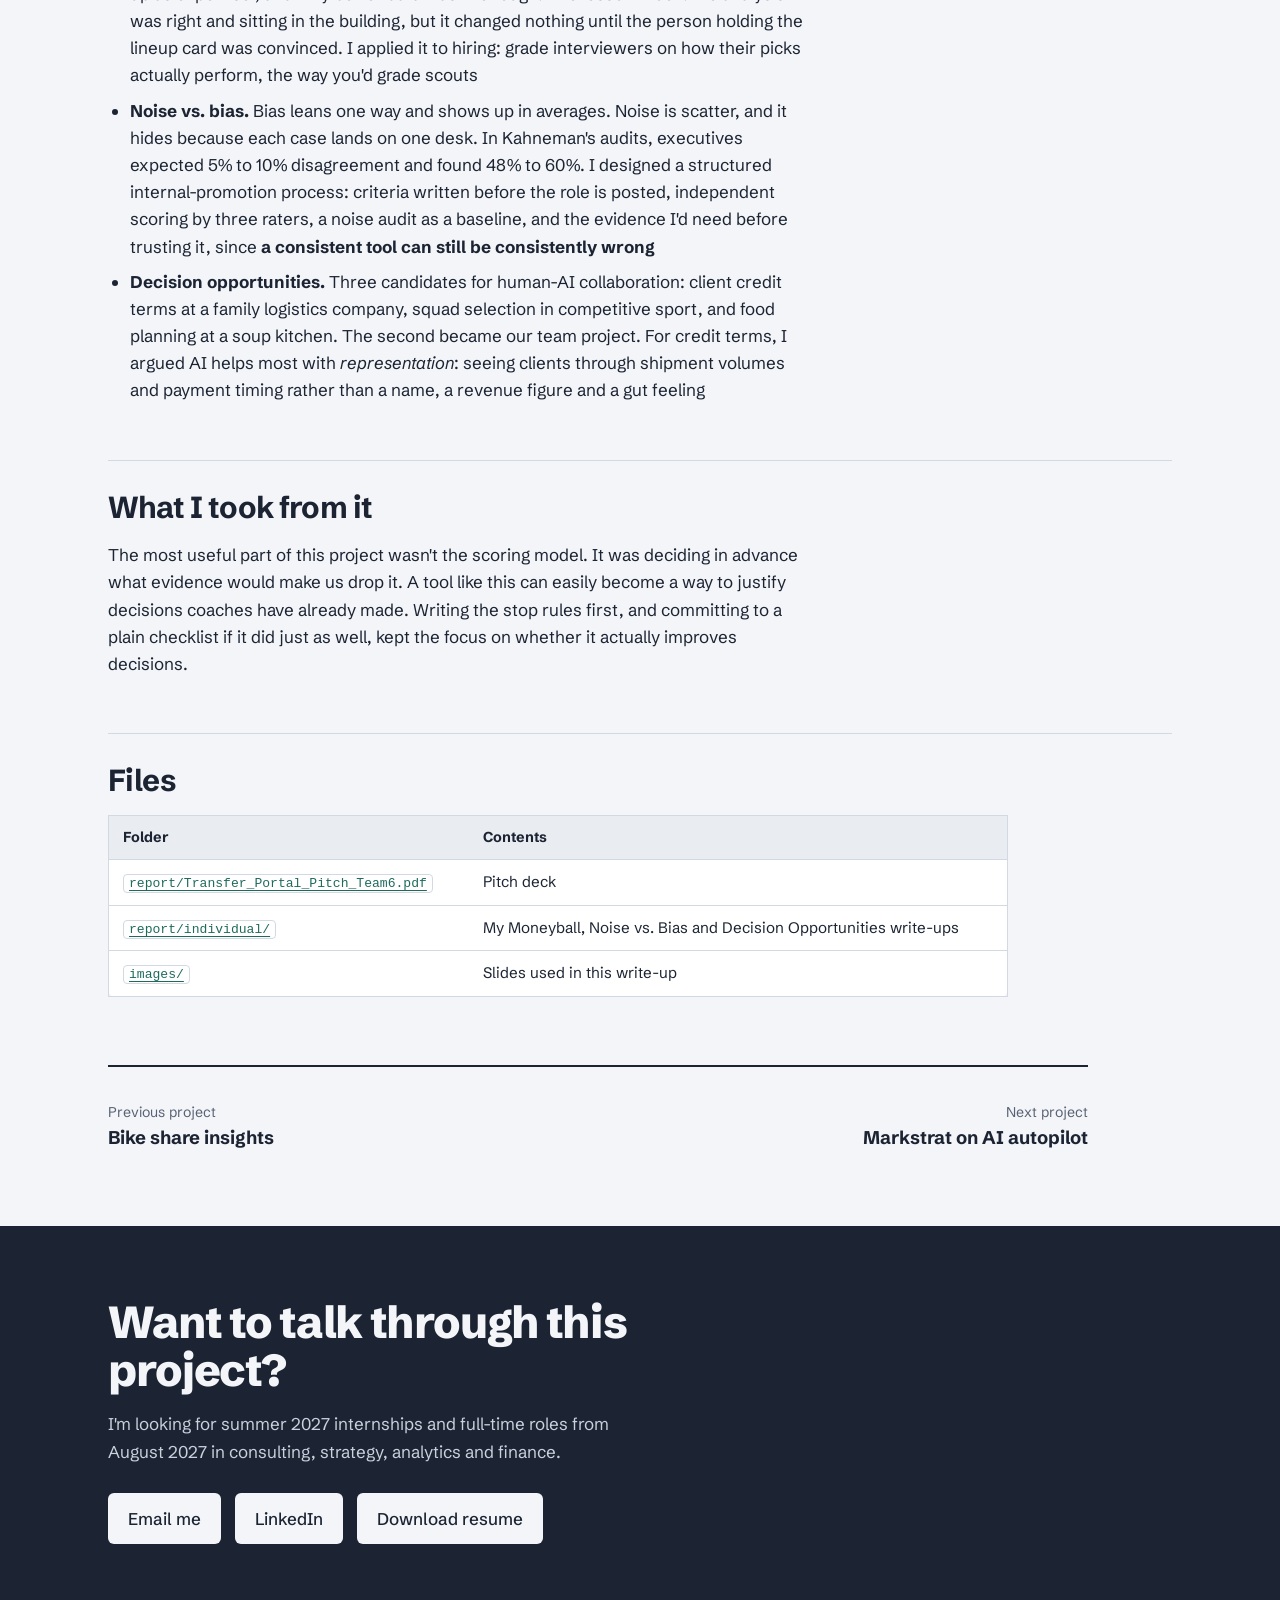
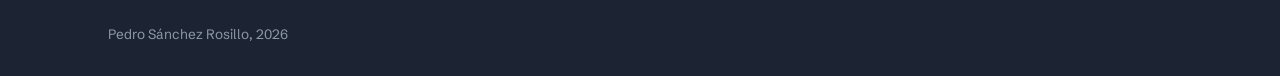
<file: projects/transfer-portal-human-ai/index.html>
<!DOCTYPE html>
<html lang="en">
<head>
<meta charset="utf-8">
<meta name="viewport" content="width=device-width, initial-scale=1">
<title>A Report Card for the College Football Transfer Portal | Pedro Sánchez Rosillo</title>
<meta name="description" content="A human-AI scoring tool for college football recruiting, with validation tests and stop rules set in advance.">
<meta property="og:type" content="article">
<meta property="og:title" content="A Report Card for the College Football Transfer Portal">
<meta property="og:description" content="A human-AI scoring tool for college football recruiting, with validation tests and stop rules set in advance.">
<meta property="og:url" content="https://pedrosrsanto.github.io/msba-portfolio/projects/transfer-portal-human-ai/">
<meta property="og:image" content="https://pedrosrsanto.github.io/msba-portfolio/projects/transfer-portal-human-ai/images/four-tests-and-stop-rules.png">
<meta name="twitter:card" content="summary_large_image">
<link rel="icon" href="data:image/svg+xml,%3Csvg xmlns='http://www.w3.org/2000/svg' viewBox='0 0 64 64'%3E%3Crect width='64' height='64' rx='12' fill='%231C2433'/%3E%3Ctext x='32' y='42' font-family='Arial,sans-serif' font-size='28' font-weight='700' fill='%23F3F5F8' text-anchor='middle'%3EPS%3C/text%3E%3C/svg%3E">
<link rel="preconnect" href="https://fonts.googleapis.com">
<link rel="preconnect" href="https://fonts.gstatic.com" crossorigin>
<link href="https://fonts.googleapis.com/css2?family=Schibsted+Grotesk:ital,wght@0,400;0,500;0,700;0,800;1,400&display=swap" rel="stylesheet">
<link rel="stylesheet" href="../case.css">
</head>
<body>

<header class="wrap top">
  <a class="mark" href="../../">Pedro Sánchez Rosillo</a>
  <nav aria-label="Main">
    <a href="../../#projects">All projects</a>
    <a href="../../#experience">Experience</a>
    <a href="../../#contact">Contact</a>
    <a class="nav-cv" href="../../Pedro_Sanchez_Rosillo_Resume.pdf">Resume</a>
  </nav>
</header>

<main>
  <div class="wrap case-head">
    <p class="crumb"><a href="../../#projects">Projects</a> / Transfer portal report card</p>
    <h1>A Report Card for the College Football Transfer Portal</h1>
    
    <dl class="meta">
<div><dt>Course</dt><dd>MGMT 6601 Collaborative Intelligence, Georgetown MSBA (Fall 2026)</dd></div>
<div><dt>Team 6</dt><dd>Finley Mynott, Siho Lee, Riya Pradhan, Pedro Sanchez, Kate Smith</dd></div>
<div><dt>Focus</dt><dd>Human-AI decision design, sports analytics, model validation, responsible AI</dd></div>
<div><dt>Deliverable</dt><dd>Six-minute pitch to a mock college football leadership team</dd></div>
    </dl>
    <p class="actions"><a class="btn" href="report/Transfer_Portal_Pitch_Team6.pdf">See the pitch deck (PDF)</a> <a class="btn btn-ghost" href="https://github.com/Pedrosrsanto/msba-portfolio/tree/main/projects/transfer-portal-human-ai">Project folder on GitHub</a></p>
  </div>

  <article class="wrap case-body">
<h2>The headline</h2>
<p>We designed a <strong>"credit score for recruits"</strong>: one report card for every transfer portal player a team considers. It predicts how much he'll help next season, shows how confident that prediction is, and compares it with what he'll cost. Coaches still make every call. The model's job is to make sure overlooked players at small schools get a fair look and the budget goes further.</p>
<h2>The decision</h2>
<p>The transfer portal is the list of college players who want to switch schools, and teams get only a few weeks to choose. Using the University of Georgia as a running example: there's no general manager, so every recruiting and pay decision runs through the head coach. Today, staff filter a long list by star ratings and highlight videos.</p>
<p>Picture one open roster spot and a tight budget. One player comes from a famous program, the other from a small school nobody watches. Who do you pick?</p>
<h2>The problem <em>(my section of the pitch)</em></h2>
<p><strong>What we know:</strong></p>
<ul>
<li><strong>Ratings are noisy.</strong> After more film review, 247Sports moved Georgia's transfer class from 32nd to 19th</li>
<li><strong>Results vary.</strong> Teams that leaned hardest on transfers averaged about 1.4 fewer wins. Weaker teams may simply use more transfers, though, so we didn't claim cause</li>
</ul>
<p><strong>What we suspected, framed as testable hypotheses:</strong></p>
<ul>
<li><strong>H1, bias:</strong> coaches overrate famous names</li>
<li><strong>H2, noise:</strong> different staff rate the same player differently</li>
<li><strong>H3, one voice:</strong> everything filters through the head coach</li>
</ul>
<p><strong>Why now:</strong> the new federal rules our pitch was built around limit players to one free transfer, cap spending and stop scholarships being pulled for poor play. Every signing becomes a long commitment, so mistakes cost more.</p>
<h2>What we'd build</h2>
<p>Each player gets a report card with:</p>
<ul>
<li><strong>An overall score</strong> (for example 71): the predicted contribution next season</li>
<li><strong>A confidence range</strong> (for example 58 to 80): less data means a wider range</li>
<li><strong>A value view:</strong> if two players would help equally and one costs half as much, he's the better buy. That's the Moneyball logic for a capped budget</li>
</ul>
<p>The score uses four inputs. <strong>Direct measures:</strong> playing time, speed and size. <strong>Proxies, each with a check:</strong></p>
<ul>
<li><strong>Past performance</strong>, adjusted for opponent strength. A receiver's big numbers might really belong to his quarterback or a weak schedule</li>
<li><strong>Role fit</strong>, scored by two raters who have to agree</li>
</ul>
<p>Data comes from game stats, verified testing, film and disclosed pay deals. <strong>Injury history is never scored.</strong> It only triggers a medical review.</p>
<h2>How we'd prove it works</h2>
<p>Four tests, each tied to one of the suspicions:</p>
<ol>
<li><strong>Noise:</strong> two analysts rate the same 50 players. Do they agree?</li>
<li><strong>Bias:</strong> coaches rate profiles with the school name hidden, then shown. If ratings jump for a big name, that's bias</li>
<li><strong>History check:</strong> score three years of past transfers. Does the model beat star ratings and a simple checklist?</li>
<li><strong>Live trial:</strong> coaches rank players before seeing scores, and after the season we see who was right</li>
</ol>
<p><strong>The two kinds of error don't cost the same.</strong> A false positive means signing a player who doesn't help, on a scholarship that can't be taken back. A false negative means passing on a future star who then helps a rival.</p>
<p><strong>Stop rules set in advance:</strong></p>
<ul>
<li>If analysts can't agree on role fit, we revise the inputs</li>
<li>If it only works for some positions, we limit it to those</li>
<li>If it can't beat star ratings, or it's unfair to small schools, we reject it</li>
<li>If a simple checklist works as well, we use the checklist</li>
</ul>
<h2>Using it responsibly</h2>
<ul>
<li><strong>Coaches decide; the algorithm advises.</strong> Position coaches judge character and fit, compliance confirms pay is fair market value, and the head coach makes every final call</li>
<li><strong>The biggest risk is underpaying players because of flawed data.</strong> So injury history never lowers a score, a player without a score gets human review rather than an automatic no, and the model never sets a maximum offer</li>
<li><strong>Accuracy is checked separately</strong> for small and large schools</li>
<li><strong>Players can correct the facts</strong> behind their rating</li>
</ul>
<figure><a href="images/report-card.png"><img src="images/report-card.png" alt="The report card" width="2200" height="1238" decoding="async"></a><figcaption>The report card</figcaption></figure>
<figure><a href="images/four-tests-and-stop-rules.png"><img src="images/four-tests-and-stop-rules.png" alt="Four tests and stop rules" width="2200" height="1238" decoding="async"></a><figcaption>Four tests and stop rules</figcaption></figure>
<h2>My individual work in this course</h2>
<p>Three short pieces that fed into the team project:</p>
<ul>
<li><strong>Moneyball analysis.</strong> What problem Billy Beane was really solving (pricing, not scouting), which scout knowledge was legitimate and which was "appearance dressed up as expertise", and why better data wasn't enough. The lesson I took: the analysis was right and sitting in the building, but it changed nothing until the person holding the lineup card was convinced. I applied it to hiring: grade interviewers on how their picks actually perform, the way you'd grade scouts</li>
<li><strong>Noise vs. bias.</strong> Bias leans one way and shows up in averages. Noise is scatter, and it hides because each case lands on one desk. In Kahneman's audits, executives expected 5% to 10% disagreement and found 48% to 60%. I designed a structured internal-promotion process: criteria written before the role is posted, independent scoring by three raters, a noise audit as a baseline, and the evidence I'd need before trusting it, since <strong>a consistent tool can still be consistently wrong</strong></li>
<li><strong>Decision opportunities.</strong> Three candidates for human-AI collaboration: client credit terms at a family logistics company, squad selection in competitive sport, and food planning at a soup kitchen. The second became our team project. For credit terms, I argued AI helps most with <em>representation</em>: seeing clients through shipment volumes and payment timing rather than a name, a revenue figure and a gut feeling</li>
</ul>
<h2>What I took from it</h2>
<p>The most useful part of this project wasn't the scoring model. It was deciding in advance what evidence would make us drop it. A tool like this can easily become a way to justify decisions coaches have already made. Writing the stop rules first, and committing to a plain checklist if it did just as well, kept the focus on whether it actually improves decisions.</p>
<h2>Files</h2>
<div class="table-wrap"><table>
<thead>
<tr>
<th>Folder</th>
<th>Contents</th>
</tr>
</thead>
<tbody>
<tr>
<td><a href="report/Transfer_Portal_Pitch_Team6.pdf"><code>report/Transfer_Portal_Pitch_Team6.pdf</code></a></td>
<td>Pitch deck</td>
</tr>
<tr>
<td><a href="https://github.com/Pedrosrsanto/msba-portfolio/tree/main/projects/transfer-portal-human-ai/report/individual"><code>report/individual/</code></a></td>
<td>My Moneyball, Noise vs. Bias and Decision Opportunities write-ups</td>
</tr>
<tr>
<td><a href="https://github.com/Pedrosrsanto/msba-portfolio/tree/main/projects/transfer-portal-human-ai/images"><code>images/</code></a></td>
<td>Slides used in this write-up</td>
</tr>
</tbody>
</table></div>
  </article>

  <div class="wrap"><nav class="pager" aria-label="More projects"><a class="prev" href="../bike-share-tableau/"><span>Previous project</span>Bike share insights</a><a class="next" href="../markstrat-ai-autopilot/"><span>Next project</span>Markstrat on AI autopilot</a></nav></div>

  <section class="contact">
    <div class="wrap">
      <h2>Want to talk through this project?</h2>
      <p>I'm looking for summer 2027 internships and full-time roles from August 2027 in consulting, strategy, analytics and finance.</p>
      <div class="links">
        <a href="mailto:pedrosrsanto@gmail.com">Email me</a>
        <a href="https://www.linkedin.com/in/pedro-sanchez-rosillo-661316364/">LinkedIn</a>
        <a href="../../Pedro_Sanchez_Rosillo_Resume.pdf">Download resume</a>
      </div>
    </div>
  </section>
</main>

<footer>
  <div class="wrap">Pedro Sánchez Rosillo, 2026</div>
</footer>

</body>
</html>
</file>
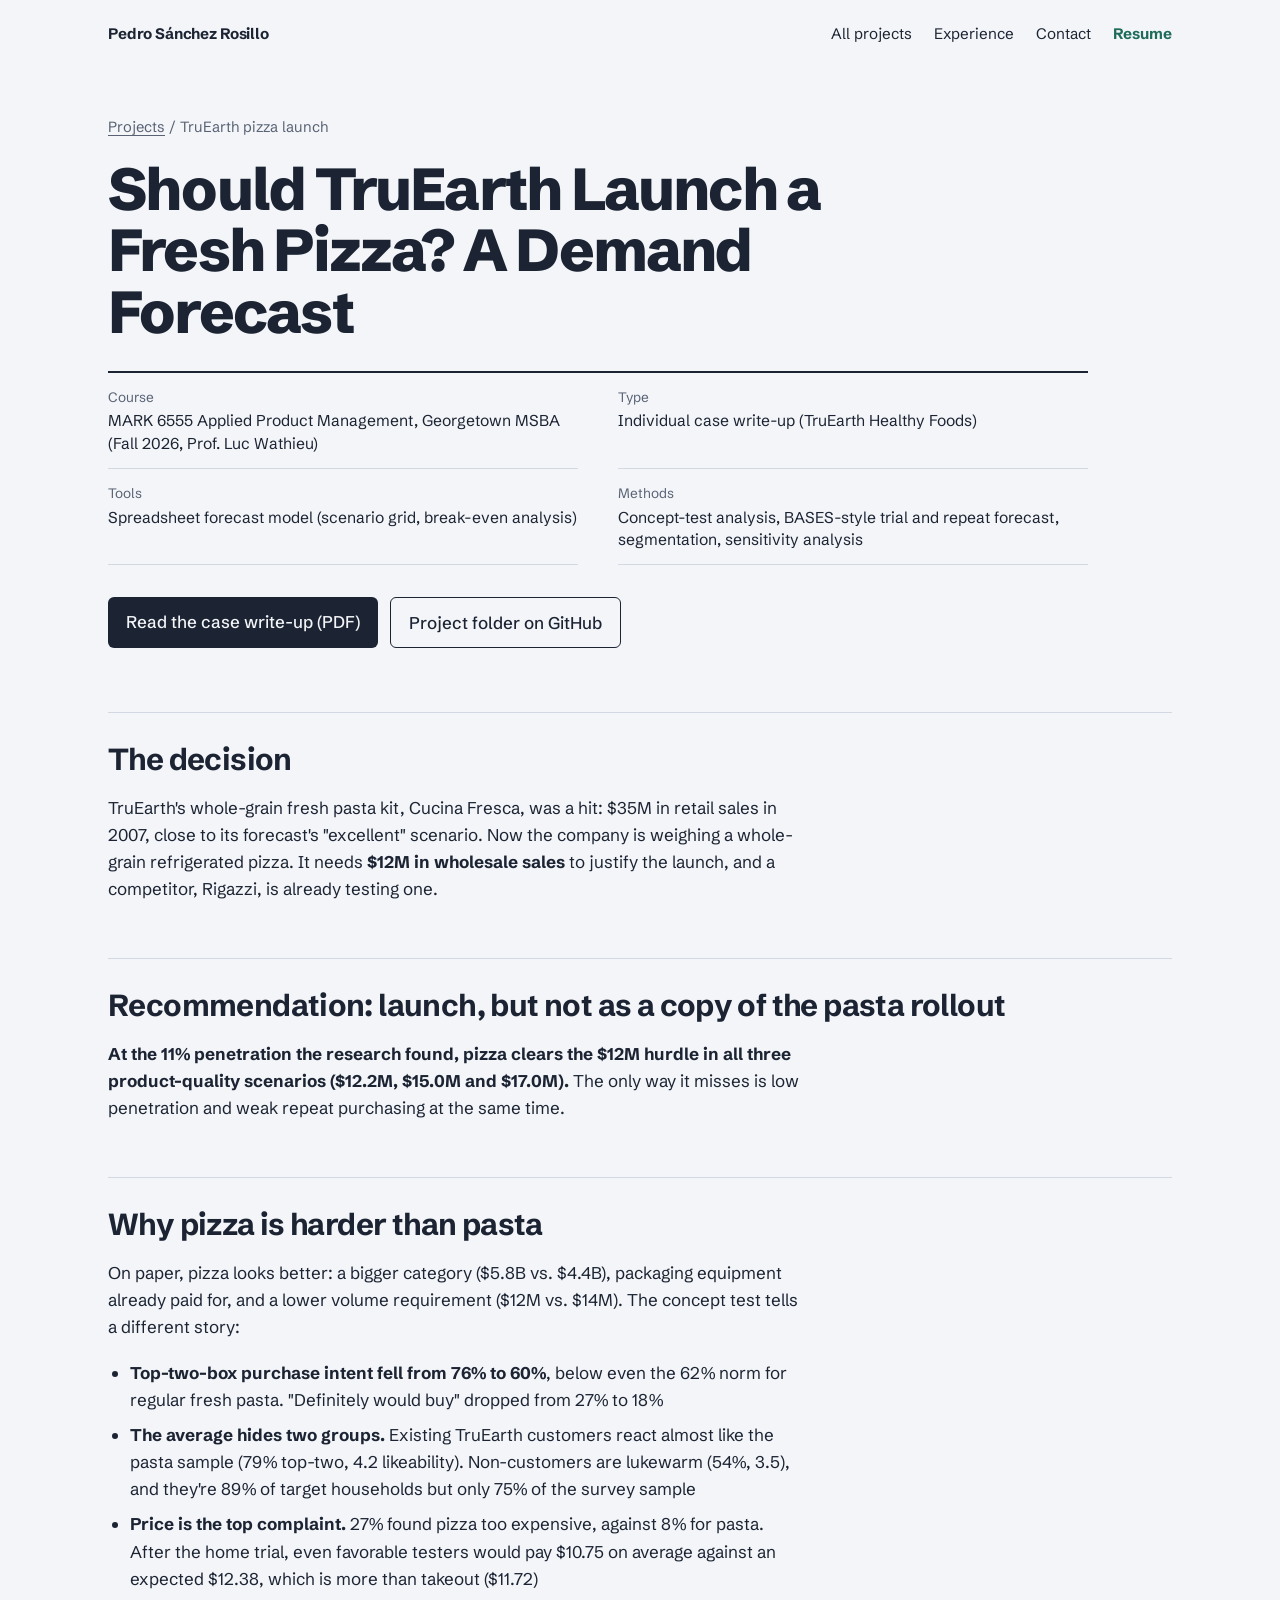
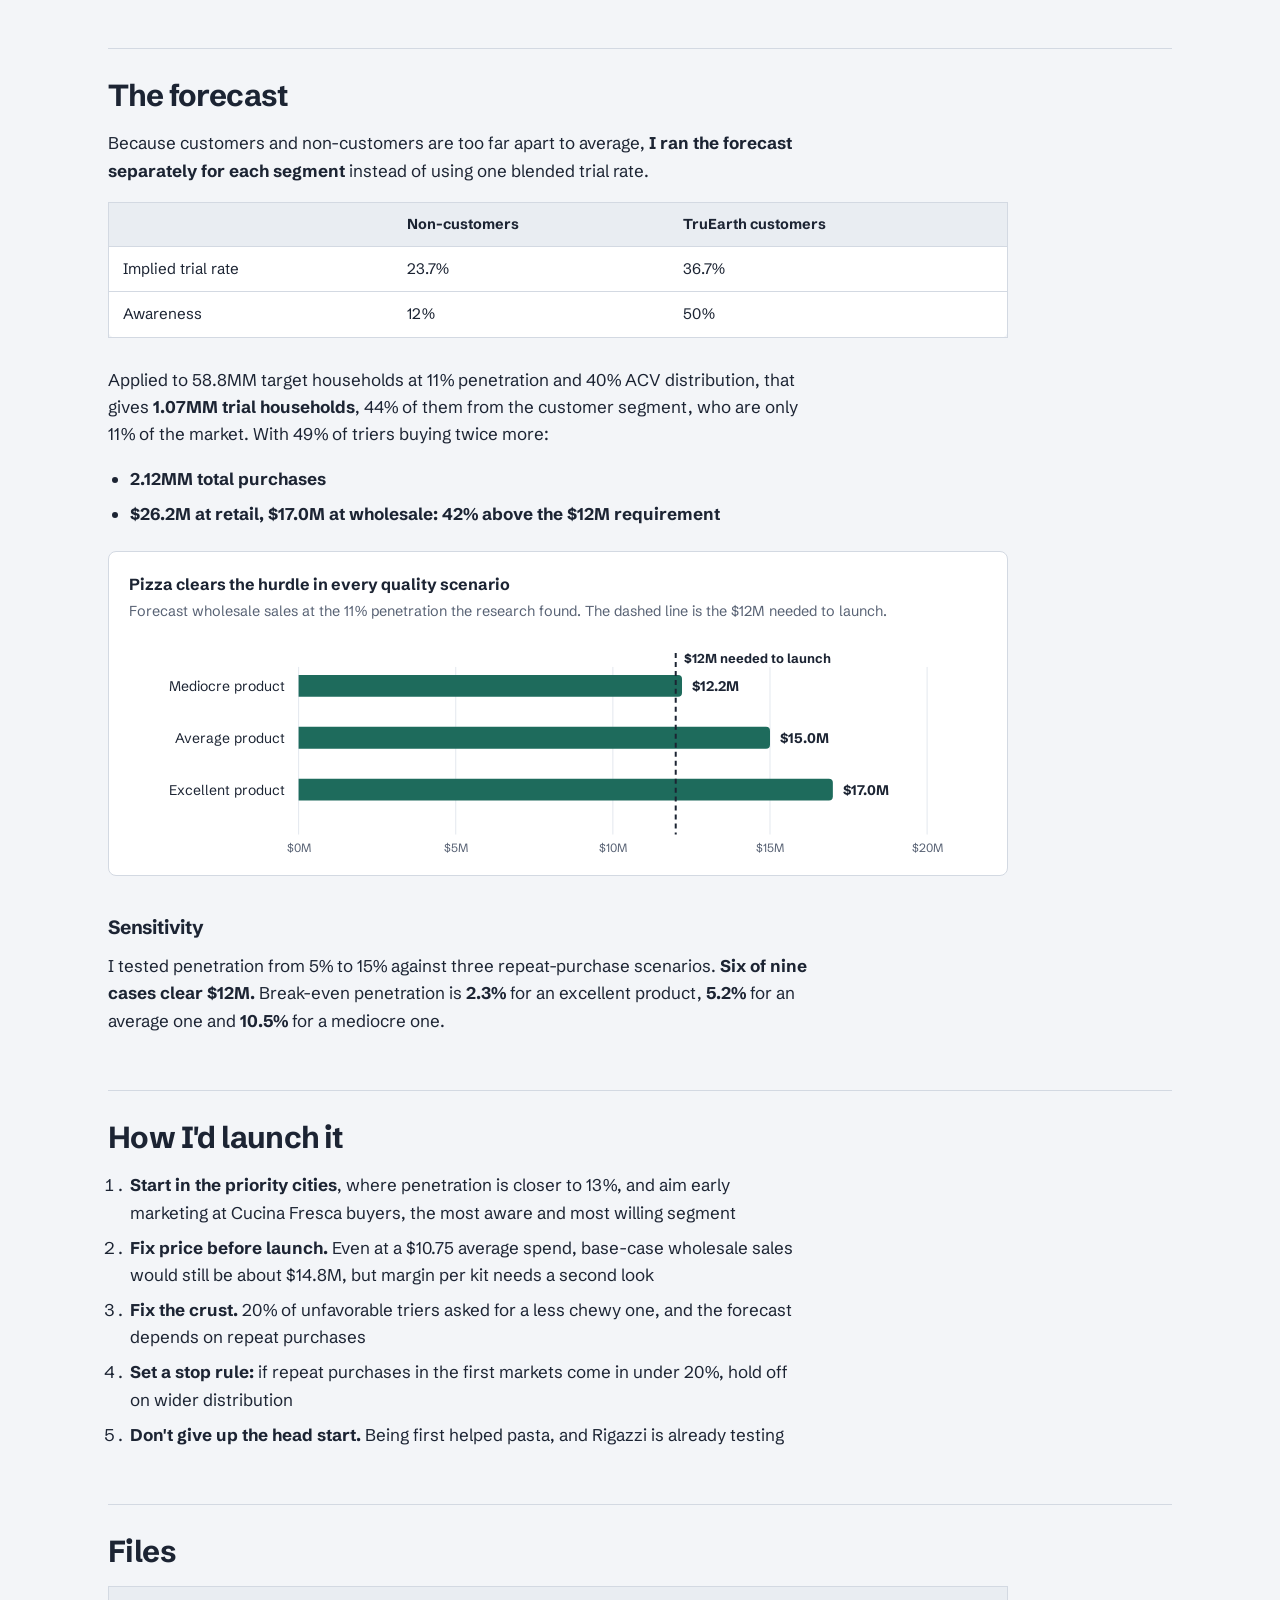
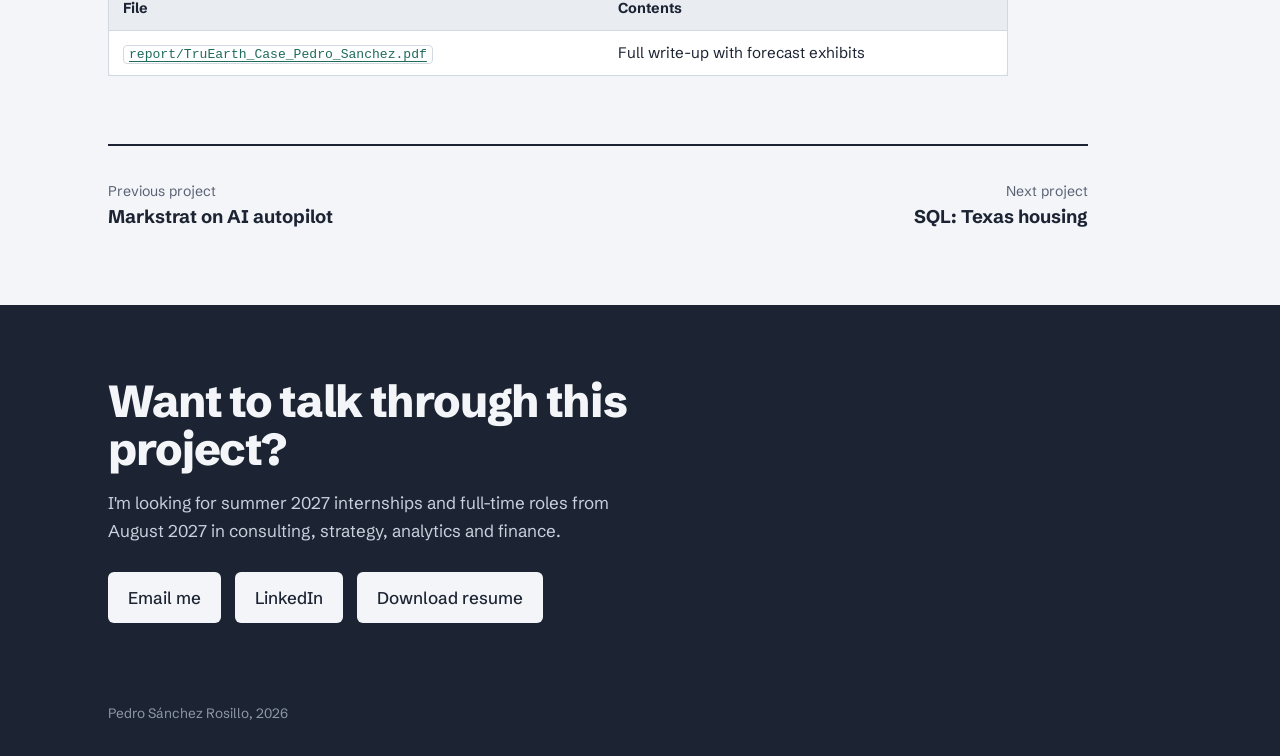
<file: projects/truearth-launch-forecast/index.html>
<!DOCTYPE html>
<html lang="en">
<head>
<meta charset="utf-8">
<meta name="viewport" content="width=device-width, initial-scale=1">
<title>Should TruEarth Launch a Fresh Pizza? A Demand Forecast | Pedro Sánchez Rosillo</title>
<meta name="description" content="A segmented trial-and-repeat forecast: $17.0M wholesale against a $12M hurdle.">
<meta property="og:type" content="article">
<meta property="og:title" content="Should TruEarth Launch a Fresh Pizza? A Demand Forecast">
<meta property="og:description" content="A segmented trial-and-repeat forecast: $17.0M wholesale against a $12M hurdle.">
<meta property="og:url" content="https://pedrosrsanto.github.io/msba-portfolio/projects/truearth-launch-forecast/">
<meta property="og:image" content="https://pedrosrsanto.github.io/msba-portfolio/og-card.png">
<meta name="twitter:card" content="summary_large_image">
<link rel="icon" href="data:image/svg+xml,%3Csvg xmlns='http://www.w3.org/2000/svg' viewBox='0 0 64 64'%3E%3Crect width='64' height='64' rx='12' fill='%231C2433'/%3E%3Ctext x='32' y='42' font-family='Arial,sans-serif' font-size='28' font-weight='700' fill='%23F3F5F8' text-anchor='middle'%3EPS%3C/text%3E%3C/svg%3E">
<link rel="preconnect" href="https://fonts.googleapis.com">
<link rel="preconnect" href="https://fonts.gstatic.com" crossorigin>
<link href="https://fonts.googleapis.com/css2?family=Schibsted+Grotesk:ital,wght@0,400;0,500;0,700;0,800;1,400&display=swap" rel="stylesheet">
<link rel="stylesheet" href="../case.css">
</head>
<body>

<header class="wrap top">
  <a class="mark" href="../../">Pedro Sánchez Rosillo</a>
  <nav aria-label="Main">
    <a href="../../#projects">All projects</a>
    <a href="../../#experience">Experience</a>
    <a href="../../#contact">Contact</a>
    <a class="nav-cv" href="../../Pedro_Sanchez_Rosillo_Resume.pdf">Resume</a>
  </nav>
</header>

<main>
  <div class="wrap case-head">
    <p class="crumb"><a href="../../#projects">Projects</a> / TruEarth pizza launch</p>
    <h1>Should TruEarth Launch a Fresh Pizza? A Demand Forecast</h1>
    
    <dl class="meta">
<div><dt>Course</dt><dd>MARK 6555 Applied Product Management, Georgetown MSBA (Fall 2026, Prof. Luc Wathieu)</dd></div>
<div><dt>Type</dt><dd>Individual case write-up (TruEarth Healthy Foods)</dd></div>
<div><dt>Tools</dt><dd>Spreadsheet forecast model (scenario grid, break-even analysis)</dd></div>
<div><dt>Methods</dt><dd>Concept-test analysis, BASES-style trial and repeat forecast, segmentation, sensitivity analysis</dd></div>
    </dl>
    <p class="actions"><a class="btn" href="report/TruEarth_Case_Pedro_Sanchez.pdf">Read the case write-up (PDF)</a> <a class="btn btn-ghost" href="https://github.com/Pedrosrsanto/msba-portfolio/tree/main/projects/truearth-launch-forecast">Project folder on GitHub</a></p>
  </div>

  <article class="wrap case-body">
<h2>The decision</h2>
<p>TruEarth's whole-grain fresh pasta kit, Cucina Fresca, was a hit: $35M in retail sales in 2007, close to its forecast's "excellent" scenario. Now the company is weighing a whole-grain refrigerated pizza. It needs <strong>$12M in wholesale sales</strong> to justify the launch, and a competitor, Rigazzi, is already testing one.</p>
<h2>Recommendation: launch, but not as a copy of the pasta rollout</h2>
<p><strong>At the 11% penetration the research found, pizza clears the $12M hurdle in all three product-quality scenarios ($12.2M, $15.0M and $17.0M).</strong> The only way it misses is low penetration and weak repeat purchasing at the same time.</p>
<h2>Why pizza is harder than pasta</h2>
<p>On paper, pizza looks better: a bigger category ($5.8B vs. $4.4B), packaging equipment already paid for, and a lower volume requirement ($12M vs. $14M). The concept test tells a different story:</p>
<ul>
<li><strong>Top-two-box purchase intent fell from 76% to 60%</strong>, below even the 62% norm for regular fresh pasta. "Definitely would buy" dropped from 27% to 18%</li>
<li><strong>The average hides two groups.</strong> Existing TruEarth customers react almost like the pasta sample (79% top-two, 4.2 likeability). Non-customers are lukewarm (54%, 3.5), and they're 89% of target households but only 75% of the survey sample</li>
<li><strong>Price is the top complaint.</strong> 27% found pizza too expensive, against 8% for pasta. After the home trial, even favorable testers would pay $10.75 on average against an expected $12.38, which is more than takeout ($11.72)</li>
</ul>
<h2>The forecast</h2>
<p>Because customers and non-customers are too far apart to average, <strong>I ran the forecast separately for each segment</strong> instead of using one blended trial rate.</p>
<div class="table-wrap"><table>
<thead>
<tr>
<th></th>
<th>Non-customers</th>
<th>TruEarth customers</th>
</tr>
</thead>
<tbody>
<tr>
<td>Implied trial rate</td>
<td>23.7%</td>
<td>36.7%</td>
</tr>
<tr>
<td>Awareness</td>
<td>12%</td>
<td>50%</td>
</tr>
</tbody>
</table></div>
<p>Applied to 58.8MM target households at 11% penetration and 40% ACV distribution, that gives <strong>1.07MM trial households</strong>, 44% of them from the customer segment, who are only 11% of the market. With 49% of triers buying twice more:</p>
<ul>
<li><strong>2.12MM total purchases</strong></li>
<li><strong>$26.2M at retail, $17.0M at wholesale: 42% above the $12M requirement</strong></li>
</ul>
<div class="chart"><h4>Pizza clears the hurdle in every quality scenario</h4><p class="sub">Forecast wholesale sales at the 11% penetration the research found. The dashed line is the $12M needed to launch.</p><div class="plot plot-wide"><svg viewBox="0 0 860 226" role="img" aria-labelledby="te-t te-d" font-family="inherit"><title id="te-t">Wholesale sales forecast against the $12M hurdle</title><desc id="te-d">At 11% penetration: mediocre product $12.2M, average $15.0M, excellent $17.0M. All clear the $12M requirement.</desc><line x1="170.0" y1="32" x2="170.0" y2="200" stroke="#E3E8EE"/><text x="170.0" y="218" font-size="12" fill="#586274" text-anchor="middle">$0M</text><line x1="327.5" y1="32" x2="327.5" y2="200" stroke="#E3E8EE"/><text x="327.5" y="218" font-size="12" fill="#586274" text-anchor="middle">$5M</text><line x1="485.0" y1="32" x2="485.0" y2="200" stroke="#E3E8EE"/><text x="485.0" y="218" font-size="12" fill="#586274" text-anchor="middle">$10M</text><line x1="642.5" y1="32" x2="642.5" y2="200" stroke="#E3E8EE"/><text x="642.5" y="218" font-size="12" fill="#586274" text-anchor="middle">$15M</text><line x1="800.0" y1="32" x2="800.0" y2="200" stroke="#E3E8EE"/><text x="800.0" y="218" font-size="12" fill="#586274" text-anchor="middle">$20M</text><path class="bar" d="M170,40 h380.3 a4,4 0 0 1 4,4 v14 a4,4 0 0 1 -4,4 h-380.3 z" fill="#1E6B5C"><title>Mediocre product: $12.2M wholesale</title></path><text x="156" y="56.0" font-size="14" fill="#1C2433" text-anchor="end">Mediocre product</text><text x="564.3" y="56.0" font-size="14" font-weight="700" fill="#1C2433">$12.2M</text><path class="bar" d="M170,92 h468.5 a4,4 0 0 1 4,4 v14 a4,4 0 0 1 -4,4 h-468.5 z" fill="#1E6B5C"><title>Average product: $15.0M wholesale</title></path><text x="156" y="108.0" font-size="14" fill="#1C2433" text-anchor="end">Average product</text><text x="652.5" y="108.0" font-size="14" font-weight="700" fill="#1C2433">$15.0M</text><path class="bar" d="M170,144 h531.5 a4,4 0 0 1 4,4 v14 a4,4 0 0 1 -4,4 h-531.5 z" fill="#1E6B5C"><title>Excellent product: $17.0M wholesale</title></path><text x="156" y="160.0" font-size="14" fill="#1C2433" text-anchor="end">Excellent product</text><text x="715.5" y="160.0" font-size="14" font-weight="700" fill="#1C2433">$17.0M</text><line x1="548.0" y1="18" x2="548.0" y2="200" stroke="#1C2433" stroke-width="2" stroke-dasharray="5 4"/><text x="556.0" y="28" font-size="13" fill="#1C2433" font-weight="700">$12M needed to launch</text></svg></div><div class="plot plot-narrow"><svg viewBox="0 0 360 210" role="img" aria-hidden="true" font-family="inherit"><line x1="12.0" y1="20" x2="12.0" y2="206" stroke="#E3E8EE" stroke-width="1"/><text x="12.0" y="14" font-size="11" fill="#586274" text-anchor="middle">$0M</text><line x1="96.0" y1="20" x2="96.0" y2="206" stroke="#E3E8EE" stroke-width="1"/><text x="96.0" y="14" font-size="11" fill="#586274" text-anchor="middle">$5M</text><line x1="180.0" y1="20" x2="180.0" y2="206" stroke="#E3E8EE" stroke-width="1"/><text x="180.0" y="14" font-size="11" fill="#586274" text-anchor="middle">$10M</text><line x1="264.0" y1="20" x2="264.0" y2="206" stroke="#E3E8EE" stroke-width="1"/><text x="264.0" y="14" font-size="11" fill="#586274" text-anchor="middle">$15M</text><line x1="348.0" y1="20" x2="348.0" y2="206" stroke="#E3E8EE" stroke-width="1"/><text x="348.0" y="14" font-size="11" fill="#586274" text-anchor="middle">$20M</text><line x1="213.6" y1="20" x2="213.6" y2="206" stroke="#1C2433" stroke-width="2" stroke-dasharray="5 4"/><text x="12" y="44" font-size="13" fill="#1C2433" stroke="#FFFFFF" stroke-width="4" paint-order="stroke">Mediocre product</text><path d="M12.0,56 h201.0 a4,4 0 0 1 4,4 v8 a4,4 0 0 1 -4,4 h-201.0 z" fill="#1E6B5C"/><text x="225.0" y="68" font-size="12" fill="#1C2433" stroke="#FFFFFF" stroke-width="4" paint-order="stroke" font-weight="700" text-anchor="start">$12.2M</text><text x="12" y="102" font-size="13" fill="#1C2433" stroke="#FFFFFF" stroke-width="4" paint-order="stroke">Average product</text><path d="M12.0,114 h248.0 a4,4 0 0 1 4,4 v8 a4,4 0 0 1 -4,4 h-248.0 z" fill="#1E6B5C"/><text x="272.0" y="126" font-size="12" fill="#1C2433" stroke="#FFFFFF" stroke-width="4" paint-order="stroke" font-weight="700" text-anchor="start">$15.0M</text><text x="12" y="160" font-size="13" fill="#1C2433" stroke="#FFFFFF" stroke-width="4" paint-order="stroke">Excellent product</text><path d="M12.0,172 h281.6 a4,4 0 0 1 4,4 v8 a4,4 0 0 1 -4,4 h-281.6 z" fill="#1E6B5C"/><text x="289.6" y="184" font-size="12" fill="#FFFFFF" font-weight="700" text-anchor="end">$17.0M</text></svg></div></div>
<h3>Sensitivity</h3>
<p>I tested penetration from 5% to 15% against three repeat-purchase scenarios. <strong>Six of nine cases clear $12M.</strong> Break-even penetration is <strong>2.3%</strong> for an excellent product, <strong>5.2%</strong> for an average one and <strong>10.5%</strong> for a mediocre one.</p>
<h2>How I'd launch it</h2>
<ol>
<li><strong>Start in the priority cities</strong>, where penetration is closer to 13%, and aim early marketing at Cucina Fresca buyers, the most aware and most willing segment</li>
<li><strong>Fix price before launch.</strong> Even at a $10.75 average spend, base-case wholesale sales would still be about $14.8M, but margin per kit needs a second look</li>
<li><strong>Fix the crust.</strong> 20% of unfavorable triers asked for a less chewy one, and the forecast depends on repeat purchases</li>
<li><strong>Set a stop rule:</strong> if repeat purchases in the first markets come in under 20%, hold off on wider distribution</li>
<li><strong>Don't give up the head start.</strong> Being first helped pasta, and Rigazzi is already testing</li>
</ol>
<h2>Files</h2>
<div class="table-wrap"><table>
<thead>
<tr>
<th>File</th>
<th>Contents</th>
</tr>
</thead>
<tbody>
<tr>
<td><a href="report/TruEarth_Case_Pedro_Sanchez.pdf"><code>report/TruEarth_Case_Pedro_Sanchez.pdf</code></a></td>
<td>Full write-up with forecast exhibits</td>
</tr>
</tbody>
</table></div>
  </article>

  <div class="wrap"><nav class="pager" aria-label="More projects"><a class="prev" href="../markstrat-ai-autopilot/"><span>Previous project</span>Markstrat on AI autopilot</a><a class="next" href="../sql-texas-housing/"><span>Next project</span>SQL: Texas housing</a></nav></div>

  <section class="contact">
    <div class="wrap">
      <h2>Want to talk through this project?</h2>
      <p>I'm looking for summer 2027 internships and full-time roles from August 2027 in consulting, strategy, analytics and finance.</p>
      <div class="links">
        <a href="mailto:pedrosrsanto@gmail.com">Email me</a>
        <a href="https://www.linkedin.com/in/pedro-sanchez-rosillo-661316364/">LinkedIn</a>
        <a href="../../Pedro_Sanchez_Rosillo_Resume.pdf">Download resume</a>
      </div>
    </div>
  </section>
</main>

<footer>
  <div class="wrap">Pedro Sánchez Rosillo, 2026</div>
</footer>

</body>
</html>
</file>
<file: projects/case.css>
:root {
    --ink: #1C2433;
    --paper: #F3F5F8;
    --surface: #FFFFFF;
    --muted: #586274;
    --line: #D3D9E2;
    --pine: #1E6B5C;
    --pine-tint: #DCEBE5;
    --measure: 70ch;
  }
  * { box-sizing: border-box; }
  html { -webkit-text-size-adjust: 100%; }
  body {
    margin: 0;
    background: var(--paper);
    color: var(--ink);
    font-family: "Schibsted Grotesk", system-ui, sans-serif;
    font-size: 1.0625rem;
    line-height: 1.6;
  }
  a { color: var(--pine); text-underline-offset: 0.2em; text-decoration-thickness: 1px; }
  a:hover { text-decoration-thickness: 2px; }
  a:focus-visible { outline: 3px solid var(--pine); outline-offset: 3px; border-radius: 2px; }
  .wrap { max-width: 1120px; margin: 0 auto; padding: 0 28px; }

  .top { display: flex; justify-content: space-between; align-items: center; padding: 22px 28px; font-size: 0.95rem; }
  .top .mark { font-weight: 700; letter-spacing: -0.01em; color: var(--ink); text-decoration: none; }
  .top nav { display: flex; gap: 22px; flex-wrap: wrap; }
  .top nav a { color: var(--ink); text-decoration: none; }
  .top nav a:hover { color: var(--pine); }
  .top nav a.nav-cv { color: var(--pine); font-weight: 700; }

  .case-head { padding: 48px 28px 56px; }
  .crumb { font-size: 0.92rem; color: var(--muted); margin: 0 0 18px; }
  .crumb a { color: var(--muted); }
  .case-head h1 {
    font-size: clamp(2.1rem, 4.8vw, 3.7rem);
    line-height: 1.04;
    letter-spacing: -0.03em;
    font-weight: 800;
    margin: 0 0 28px;
    max-width: 22ch;
  }
  .status {
    display: inline-block; margin: 0 0 24px; padding: 6px 14px; border-radius: 6px;
    background: var(--pine-tint); color: var(--ink); font-size: 0.95rem; max-width: 70ch;
  }
  .status strong { color: var(--pine); }
  .meta {
    display: grid; grid-template-columns: repeat(2, minmax(0, 1fr)); gap: 0 40px;
    border-top: 2px solid var(--ink); margin: 0 0 32px; max-width: 980px;
  }
  .meta div { padding: 14px 0 12px; border-bottom: 1px solid var(--line); }
  .meta dt { font-size: 0.85rem; color: var(--muted); margin: 0 0 2px; }
  .meta dd { margin: 0; line-height: 1.45; font-size: 0.98rem; }
  .meta code { font-size: 0.88em; }
  .actions { display: flex; flex-wrap: wrap; gap: 12px; margin: 0; }
  .btn {
    display: inline-block; padding: 11px 18px; border-radius: 6px; font-weight: 500;
    background: var(--ink); color: var(--paper); text-decoration: none;
  }
  .btn:hover { background: var(--pine); }
  .btn-ghost { background: transparent; color: var(--ink); border: 1px solid var(--ink); }
  .btn-ghost:hover { background: var(--surface); color: var(--pine); border-color: var(--pine); }

  /* Body */
  .case-body { padding-top: 8px; padding-bottom: 40px; }
  .case-body > * { max-width: var(--measure); }
  .case-body h2 {
    font-size: clamp(1.45rem, 2.4vw, 1.9rem); line-height: 1.2; letter-spacing: -0.02em;
    font-weight: 700; margin: 56px 0 16px; padding-top: 28px; border-top: 1px solid var(--line);
  }
  .case-body h2:first-child { margin-top: 0; }
  .case-body h3 { font-size: 1.2rem; font-weight: 700; margin: 36px 0 10px; letter-spacing: -0.01em; }
  .case-body p, .case-body ul, .case-body ol { margin: 0 0 18px; }
  .case-body li { margin: 0 0 8px; }
  .case-body ul, .case-body ol { padding-left: 22px; }
  .case-body hr { display: none; }
  .case-body strong { font-weight: 700; }
  .case-body code {
    font-family: ui-monospace, "SF Mono", Menlo, Consolas, monospace; font-size: 0.86em;
    background: var(--surface); border: 1px solid var(--line); border-radius: 4px; padding: 1px 5px;
  }
  .case-body pre {
    background: var(--ink); color: #E6EAF0; border-radius: 8px; padding: 18px 20px;
    overflow-x: auto; font-size: 0.88rem; line-height: 1.55; max-width: 860px;
  }
  .case-body pre code { background: none; border: 0; padding: 0; color: inherit; font-size: inherit; }
  .case-body blockquote {
    margin: 0 0 18px; padding: 4px 0 4px 18px; border-left: 3px solid var(--pine); color: var(--ink);
  }
  .case-body a code { color: var(--pine); }

  figure { margin: 28px 0 32px; max-width: 900px !important; }
  figure a { display: block; background: var(--surface); border: 1px solid var(--line); border-radius: 8px; padding: 14px; }
  figure a:hover { border-color: var(--pine); }
  figure img { display: block; width: 100%; height: auto; border-radius: 3px; }
  figcaption { font-size: 0.9rem; color: var(--muted); margin-top: 10px; }

  .table-wrap { overflow-x: auto; margin: 8px 0 28px; max-width: 900px !important; }
  table { border-collapse: collapse; width: 100%; font-size: 0.95rem; background: var(--surface); border: 1px solid var(--line); border-radius: 8px; }
  th, td { text-align: left; padding: 10px 14px; border-top: 1px solid var(--line); vertical-align: top; }
  thead th { border-top: 0; font-weight: 700; background: #E9EDF2; font-size: 0.9rem; }
  td { color: var(--ink); }

  .chart { margin: 24px 0 32px; max-width: 900px !important; background: var(--surface); border: 1px solid var(--line); border-radius: 8px; padding: 20px 20px 14px; }
  .chart h4 { margin: 0 0 2px; font-size: 1rem; font-weight: 700; }
  .chart .sub { margin: 0 0 12px; font-size: 0.9rem; color: var(--muted); }
  .chart .plot svg { display: block; width: 100%; height: auto; overflow: visible; }
  .chart .plot-narrow { display: none; }
  @media (max-width: 600px) {
    .chart { padding: 16px 14px 12px; }
    .chart .plot-wide { display: none; }
    .chart .plot-narrow { display: block; }
  }
  .chart .key { display: flex; flex-wrap: wrap; gap: 18px; margin: 8px 0 0; font-size: 0.85rem; color: var(--muted); }
  .chart .key span { display: inline-flex; align-items: center; gap: 6px; }
  .chart .key svg { display: inline-block; flex: none; }
  .chart .bar:hover, .chart .dot:hover { opacity: 0.8; }

  /* Pager */
  .pager { display: grid; grid-template-columns: 1fr 1fr; gap: 20px; padding: 32px 0 72px; border-top: 2px solid var(--ink); max-width: 980px; }
  .pager a { display: block; text-decoration: none; color: var(--ink); font-weight: 700; font-size: 1.15rem; line-height: 1.3; padding: 4px 0; }
  .pager a span { display: block; font-weight: 400; font-size: 0.88rem; color: var(--muted); margin-bottom: 4px; }
  .pager a:hover { color: var(--pine); }
  .pager .next { text-align: right; }

  .contact { padding: 72px 0 80px; background: var(--ink); color: var(--paper); }
  .contact h2 { font-size: clamp(1.8rem, 3.8vw, 2.8rem); letter-spacing: -0.03em; line-height: 1.08; font-weight: 800; max-width: 20ch; margin: 0 0 16px; }
  .contact p { max-width: 56ch; margin: 0 0 28px; color: #C9D1DD; }
  .contact .links { display: flex; flex-wrap: wrap; gap: 14px; }
  .contact .links a { color: var(--ink); background: var(--paper); text-decoration: none; font-weight: 500; padding: 12px 20px; border-radius: 6px; }
  .contact .links a:hover { background: var(--pine-tint); }
  .contact .links a:focus-visible { outline-color: var(--pine-tint); }
  footer { background: var(--ink); color: #8D97A8; font-size: 0.85rem; padding: 0 0 32px; }

  @media (max-width: 820px) {
    .meta { grid-template-columns: 1fr; }
    .case-head { padding: 28px 28px 40px; }
  }
  @media (max-width: 480px) {
    .wrap, .case-head { padding-left: 20px; padding-right: 20px; }
    .top { flex-direction: column; align-items: flex-start; gap: 8px; padding: 18px 20px; }
    .top nav { gap: 16px; font-size: 0.9rem; }
    .top nav a.nav-cv { display: none; }
    .pager { grid-template-columns: 1fr; }
    .pager .next { text-align: left; }
    th, td { padding: 8px 10px; }
  }
  @media print {
    .top nav, .actions, .pager, .contact, footer { display: none; }
    body { background: #fff; }
  }
</file>
